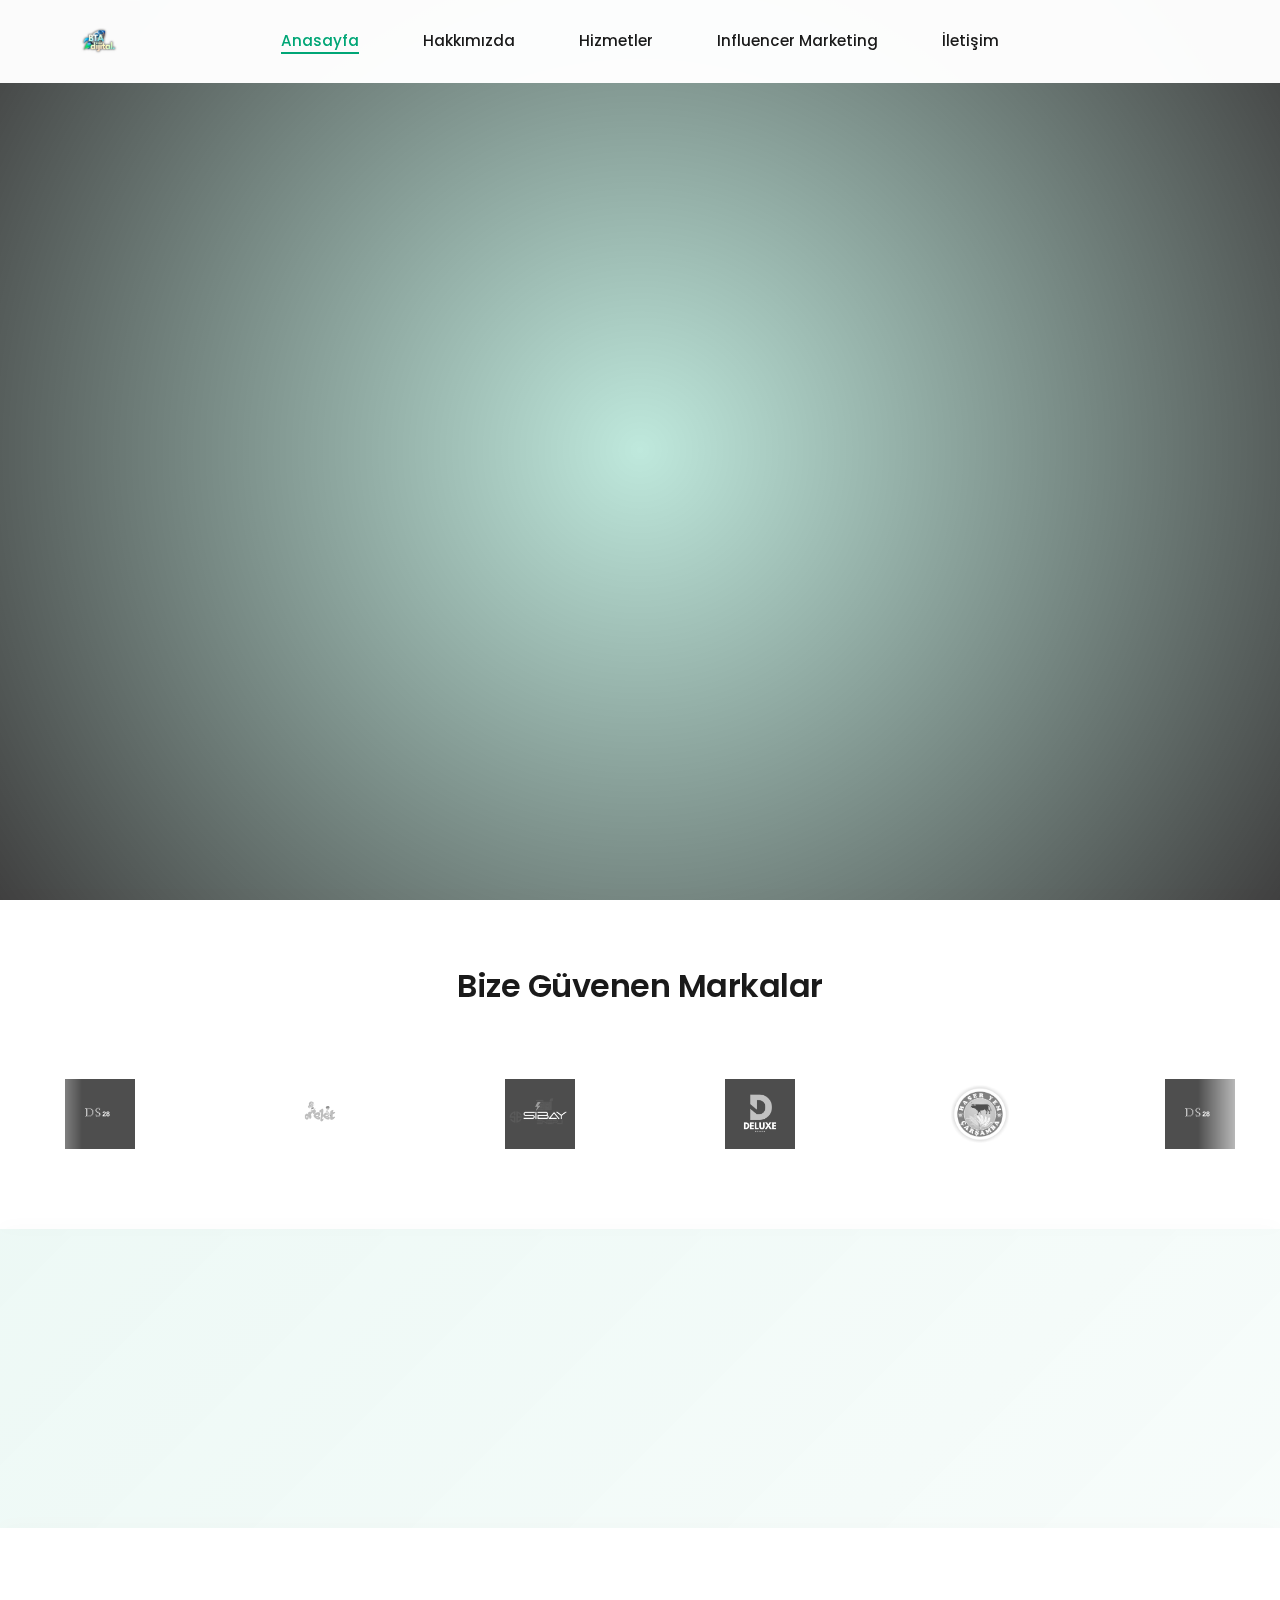
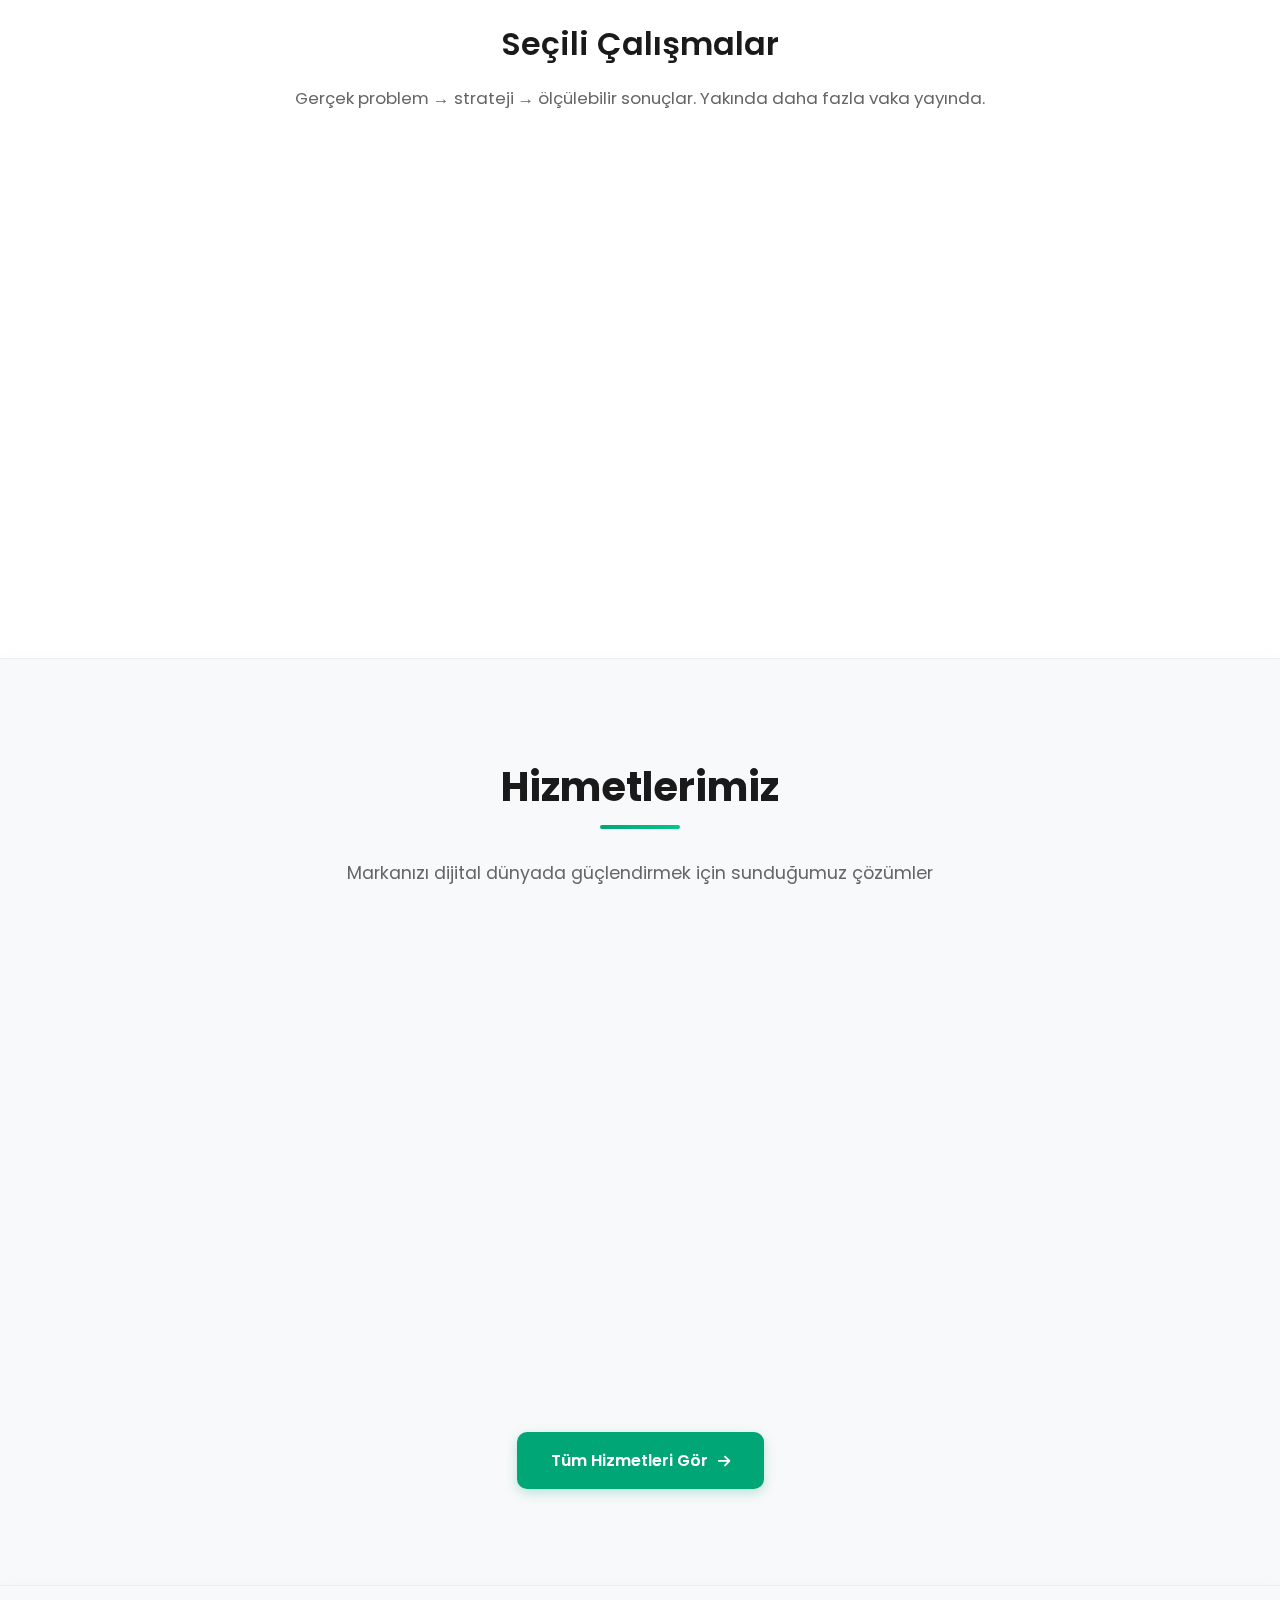
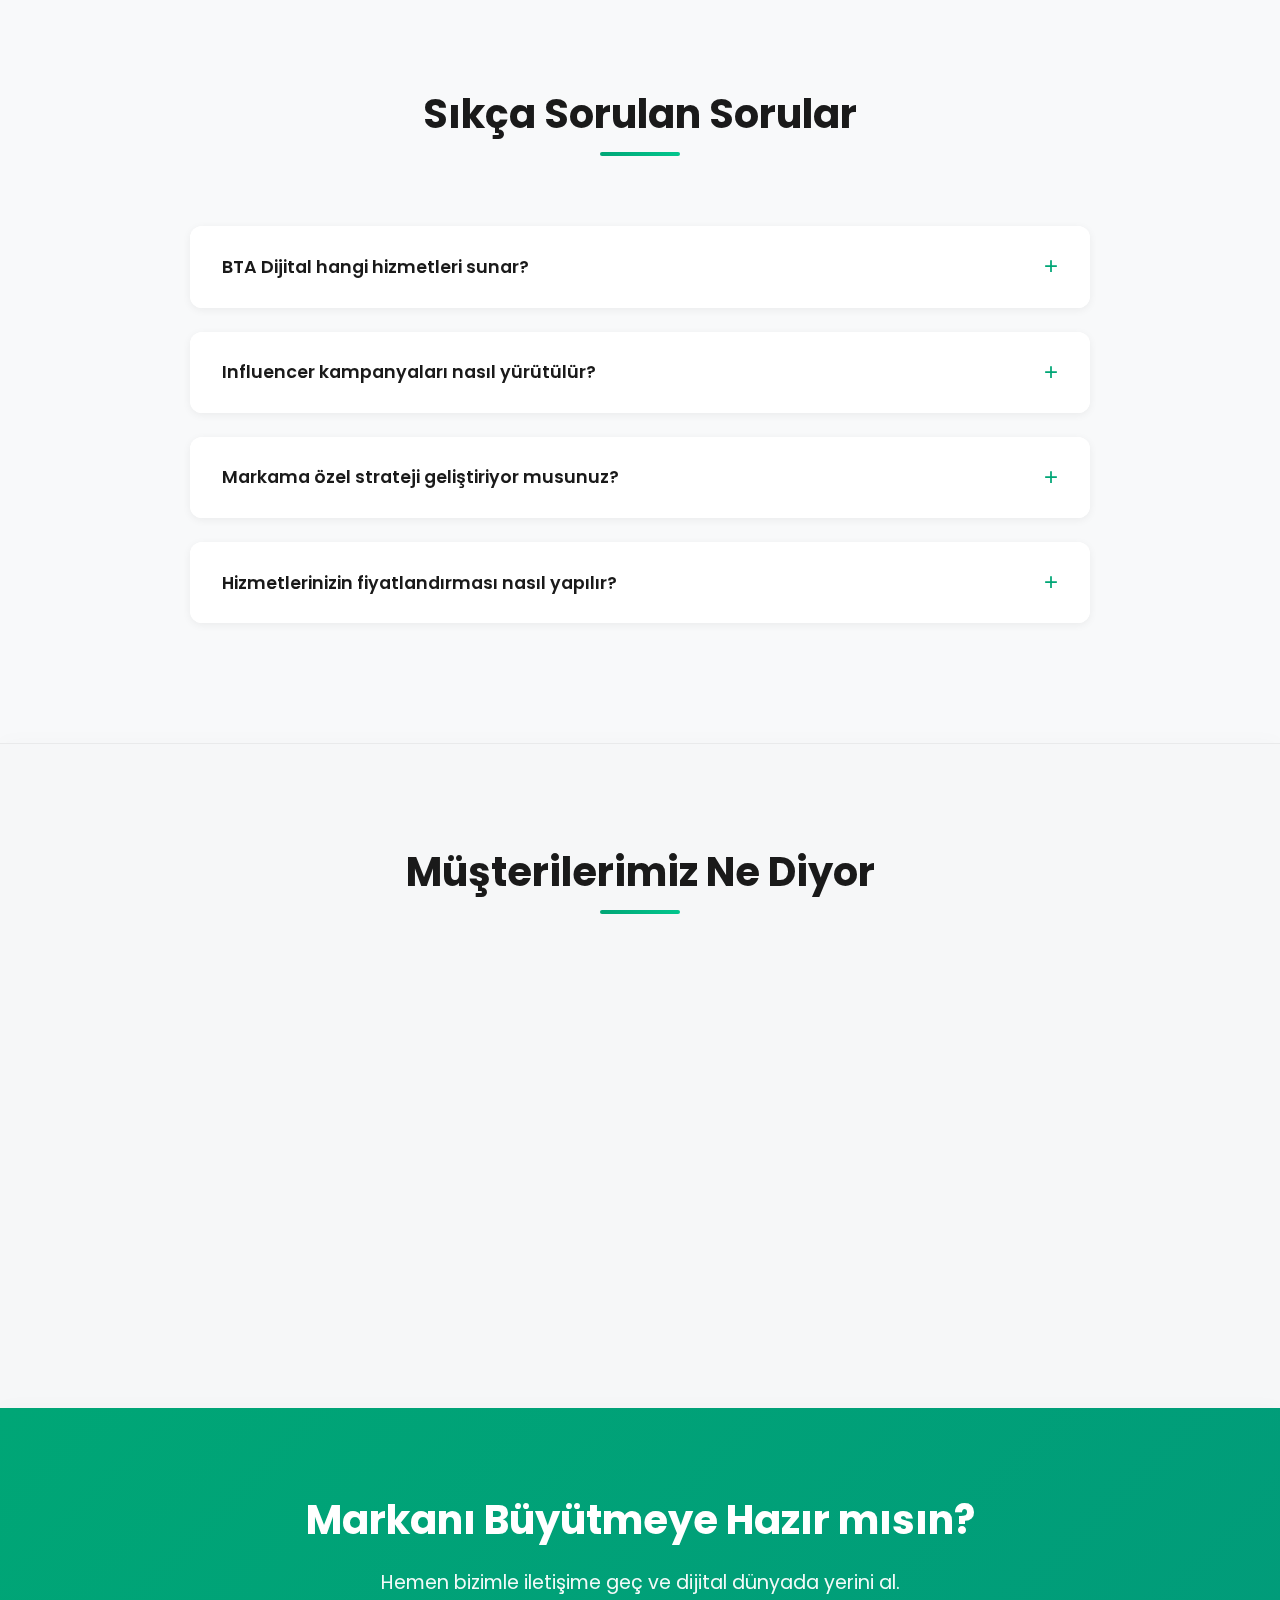
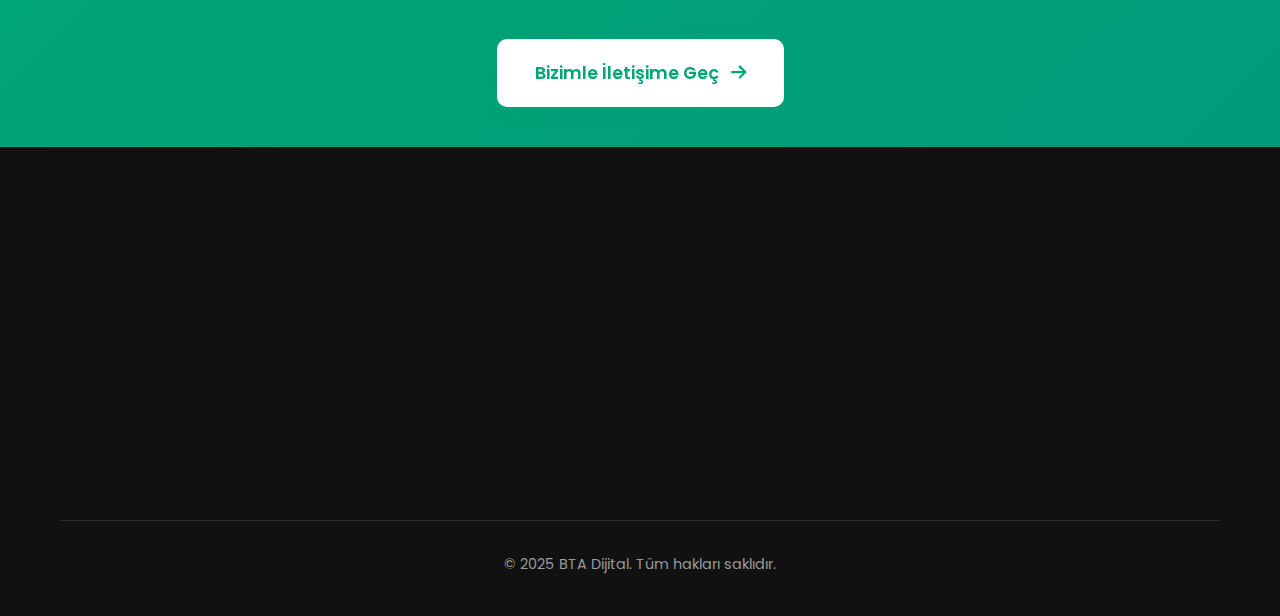
<file: index.html>
<!DOCTYPE html>
<html lang="tr">
<head>
    <meta charset="UTF-8">
    <meta name="viewport" content="width=device-width, initial-scale=1.0">
    <meta name="description" content="BTA Dijital; markalara dijital dünyada büyüme, görünürlük ve sürdürülebilir başarı sağlar.">
    <title>BTA Dijital | Dijital Pazarlama Ajansı</title>
    
    <!-- Google Search Console Verification -->
    <meta name="google-site-verification" content="TA3Tt3kz4vtyVcDxc3JPbptgSsFMAsefwqFLBjFq1G0">
    
    <!-- Google Analytics 4 -->
    <script async src="https://www.googletagmanager.com/gtag/js?id=G-4EDSD1Y0GF"></script>
    <script>
      window.dataLayer = window.dataLayer || [];
      function gtag(){dataLayer.push(arguments);}
      gtag('js', new Date());
      gtag('config', 'G-4EDSD1Y0GF');
    </script>
    
    <!-- Canonical URL -->
    <link rel="canonical" href="https://btadijital.com/">
    
    <!-- Favicon -->
    <link rel="icon" type="image/jpeg" href="btadijitallogo.jpg">
    
    <!-- Open Graph Meta Tags -->
    <meta property="og:title" content="BTA Dijital | Dijital Pazarlama Ajansı">
    <meta property="og:description" content="BTA Dijital; markalara dijital dünyada büyüme, görünürlük ve sürdürülebilir başarı sağlar.">
    <meta property="og:image" content="https://btadijital.com/images/og-default.jpg">
    <meta property="og:url" content="https://btadijital.com/">
    <meta property="og:type" content="website">
    <meta property="og:locale" content="tr_TR">
    
    <!-- Twitter Card Meta Tags -->
    <meta name="twitter:card" content="summary_large_image">
    <meta name="twitter:title" content="BTA Dijital – Dijital Pazarlama Ajansı">
    <meta name="twitter:description" content="Markanızı dijital dünyada büyütün. Sosyal medya, reklam stratejileri, web tasarım ve influencer marketing.">
    <meta name="twitter:image" content="https://btadijital.com/btadijitallogo.jpg">
    
    <!-- Google Fonts - Poppins -->
    <link rel="preconnect" href="https://fonts.googleapis.com">
    <link rel="preconnect" href="https://fonts.gstatic.com" crossorigin>
    <link href="https://fonts.googleapis.com/css2?family=Poppins:wght@400;500;600;700&display=swap" rel="stylesheet">
    
    <!-- Font Awesome for Icons -->
    <link rel="stylesheet" href="https://cdnjs.cloudflare.com/ajax/libs/font-awesome/6.4.0/css/all.min.css">
    
    <!-- Main Stylesheet -->
    <link rel="stylesheet" href="style.css">
    
    <!-- Ana sayfa için header beyaz arka plan -->
    <style>
        .header { background-color: rgba(255, 255, 255, 0.98) !important; }
        .header.scrolled { background-color: rgba(255, 255, 255, 0.95) !important; }
    </style>
    
    <!-- Structured Data - Organization & LocalBusiness -->
    <script type="application/ld+json">
    {
      "@context": "https://schema.org",
      "@type": "Organization",
      "name": "BTA Dijital",
      "url": "https://btadijital.com",
      "logo": "https://btadijital.com/btadijitallogo.jpg",
      "description": "Dijital pazarlama ajansı. Sosyal medya yönetimi, reklam stratejileri, web tasarım ve influencer marketing hizmetleri.",
      "foundingDate": "2019",
      "address": {
        "@type": "PostalAddress",
        "streetAddress": "Kılıçdede, Kazım Karabekir Cd. 16/A",
        "addressLocality": "İlkadım",
        "addressRegion": "Samsun",
        "postalCode": "55055",
        "addressCountry": "TR"
      },
      "contactPoint": {
        "@type": "ContactPoint",
        "telephone": "+90-540-020-0228",
        "contactType": "customer service",
        "email": "btadijital@outlook.com",
        "areaServed": "TR",
        "availableLanguage": ["Turkish", "English"]
      },
      "sameAs": [
        "https://www.instagram.com/btadijital",
        "https://wa.me/905400200228"
      ]
    }
    </script>
    
    <!-- Structured Data - WebSite -->
    <script type="application/ld+json">
    {
      "@context": "https://schema.org",
      "@type": "WebSite",
      "name": "BTA Dijital",
      "url": "https://btadijital.com",
      "description": "Dijital pazarlama ve sosyal medya yönetimi hizmetleri",
      "publisher": {
        "@type": "Organization",
        "name": "BTA Dijital"
      },
      "potentialAction": {
        "@type": "SearchAction",
        "target": "https://btadijital.com/?s={search_term_string}",
        "query-input": "required name=search_term_string"
      }
    }
    </script>
    
    <!-- Structured Data - LocalBusiness -->
    <script type="application/ld+json">
    {
      "@context": "https://schema.org",
      "@type": "LocalBusiness",
      "name": "BTA Dijital",
      "image": "https://btadijital.com/btadijitallogo.jpg",
      "@id": "https://btadijital.com",
      "url": "https://btadijital.com",
      "telephone": "+90-540-020-0228",
      "priceRange": "$$",
      "address": {
        "@type": "PostalAddress",
        "streetAddress": "Kılıçdede, Kazım Karabekir Cd. 16/A",
        "addressLocality": "İlkadım",
        "addressRegion": "Samsun",
        "postalCode": "55055",
        "addressCountry": "TR"
      },
      "geo": {
        "@type": "GeoCoordinates",
        "latitude": 41.2845,
        "longitude": 36.3310
      },
      "openingHoursSpecification": {
        "@type": "OpeningHoursSpecification",
        "dayOfWeek": [
          "Monday",
          "Tuesday",
          "Wednesday",
          "Thursday",
          "Friday"
        ],
        "opens": "09:00",
        "closes": "18:00"
      },
      "sameAs": [
        "https://www.instagram.com/btadijital"
      ]
    }
    </script>
</head>
<body>
    
    <!-- HEADER / NAVIGATION -->
    <header class="header" id="header">
        <nav class="navbar">
            <div class="container">
                <div class="nav-wrapper">
                    <!-- Logo -->
                    <div class="logo">
                        <a href="/">
                            <img src="btadijitallogo.jpg" alt="BTA Dijital Logo" width="178" height="50">
                        </a>
                    </div>
                    
                    <!-- Desktop Navigation -->
                    <ul class="nav-menu" id="navMenu">
                        <li class="nav-item">
                            <a href="/" class="nav-link active">Anasayfa</a>
                        </li>
                        <li class="nav-item">
                            <a href="/Hakkimizda/" class="nav-link">Hakkımızda</a>
                        </li>
                        <li class="nav-item">
                            <a href="/Hizmetler/" class="nav-link">Hizmetler</a>
                        </li>
                        <li class="nav-item">
                            <a href="/Influencer/" class="nav-link">Influencer Marketing</a>
                        </li>
                        <li class="nav-item">
                            <a href="/Iletisim/" class="nav-link">İletişim</a>
                        </li>
                    </ul>
                    
                    <!-- Mobile Hamburger Menu -->
                    <div class="hamburger" id="hamburger">
                        <span class="bar"></span>
                        <span class="bar"></span>
                        <span class="bar"></span>
                    </div>
                </div>
            </div>
        </nav>
    </header>

    <!-- HERO SECTION -->
    <section class="hero" id="anasayfa">
        <!-- Background Video -->
        <video autoplay muted loop playsinline id="heroVideo" class="hero-video">
            <source src="videos/Digital_Marketing_Background_Video_Creation.mp4" type="video/mp4">
            Your browser does not support the video tag.
        </video>
        
        <!-- Video Overlay for Text Readability -->
        <div class="video-overlay"></div>
        
        <div class="container">
            <div class="hero-content">
                <h1 class="hero-title">Dijital Dönüşüm Burada Başlar</h1>
                <p class="hero-subtitle">Yaratıcılığı teknolojiyle buluşturarak markanı dijitalde büyütüyoruz.</p>
                <a href="/Iletisim/" class="cta-button hero-cta">
                    Hemen Başla
                    <i class="fas fa-arrow-right"></i>
                </a>
            </div>
        </div>
    </section>

    <!-- TRUSTED BY BRANDS SECTION -->
    <section class="trusted">
        <div class="container">
            <h2 class="trusted-title">Bize Güvenen Markalar</h2>
        </div>
        <div class="brand-slider">
            <div class="brand-track">
                <!-- First set of logos -->
                <div class="brand-logo-wrapper">
                    <img src="images/ds28.jpg" alt="DS28" class="brand-logo" loading="lazy" width="120" height="80" />
                </div>
                <div class="brand-logo-wrapper">
                    <img src="images/oreletturne.jpg" alt="Orelet Turne" class="brand-logo" loading="lazy" width="120" height="80" />
                </div>
                <div class="brand-logo-wrapper">
                    <img src="images/sibayenerji.jpg" alt="Sibay Enerji" class="brand-logo" loading="lazy" width="120" height="80" />
                </div>
                <div class="brand-logo-wrapper">
                    <img src="images/deluxedesign.jpg" alt="Deluxe Design" class="brand-logo" loading="lazy" width="120" height="80" />
                </div>
                <div class="brand-logo-wrapper">
                    <img src="images/haseryem.jpg" alt="Haser Yem" class="brand-logo" loading="lazy" width="120" height="80" />
                </div>
                
                <!-- Second set (duplicate for seamless loop) -->
                <div class="brand-logo-wrapper">
                    <img src="images/ds28.jpg" alt="DS28" class="brand-logo" loading="lazy" width="120" height="80" />
                </div>
                <div class="brand-logo-wrapper">
                    <img src="images/oreletturne.jpg" alt="Orelet Turne" class="brand-logo" loading="lazy" width="120" height="80" />
                </div>
                <div class="brand-logo-wrapper">
                    <img src="images/sibayenerji.jpg" alt="Sibay Enerji" class="brand-logo" loading="lazy" width="120" height="80" />
                </div>
                <div class="brand-logo-wrapper">
                    <img src="images/deluxedesign.jpg" alt="Deluxe Design" class="brand-logo" loading="lazy" width="120" height="80" />
                </div>
                <div class="brand-logo-wrapper">
                    <img src="images/haseryem.jpg" alt="Haser Yem" class="brand-logo" loading="lazy" width="120" height="80" />
                </div>
                
                <!-- Third set (extra duplicate for ultra-smooth transition) -->
                <div class="brand-logo-wrapper">
                    <img src="images/ds28.jpg" alt="DS28" class="brand-logo" loading="lazy" width="120" height="80" />
                </div>
                <div class="brand-logo-wrapper">
                    <img src="images/oreletturne.jpg" alt="Orelet Turne" class="brand-logo" loading="lazy" width="120" height="80" />
                </div>
                <div class="brand-logo-wrapper">
                    <img src="images/sibayenerji.jpg" alt="Sibay Enerji" class="brand-logo" loading="lazy" width="120" height="80" />
                </div>
                <div class="brand-logo-wrapper">
                    <img src="images/deluxedesign.jpg" alt="Deluxe Design" class="brand-logo" loading="lazy" width="120" height="80" />
                </div>
                <div class="brand-logo-wrapper">
                    <img src="images/haseryem.jpg" alt="Haser Yem" class="brand-logo" loading="lazy" width="120" height="80" />
                </div>
            </div>
        </div>
    </section>

    <!-- KPI COUNTERS (Başarı Göstergeleri) -->
    <section class="kpis">
        <div class="kpi-grid">
            <div class="kpi">
                <div class="kpi-number" data-target="27">0</div>
                <div class="kpi-label">Tamamlanan Proje</div>
            </div>
            <div class="kpi">
                <div class="kpi-number" data-target="12">0</div>
                <div class="kpi-label">Hizmet Verilen Sektör</div>
            </div>
            <div class="kpi">
                <div class="kpi-number" data-target="3.5">0</div>
                <div class="kpi-label">Ortalama ROAS</div>
            </div>
            <div class="kpi">
                <div class="kpi-number" data-target="98">0</div>
                <div class="kpi-label">Müşteri Memnuniyeti (%)</div>
            </div>
        </div>
    </section>

    <!-- SELECTED WORK (Seçili Çalışmalar) -->
    <section class="cases">
        <div class="container">
            <div class="cases-head">
                <h3>Seçili Çalışmalar</h3>
                <p>Gerçek problem → strateji → ölçülebilir sonuçlar. Yakında daha fazla vaka yayında.</p>
            </div>
            <div class="case-grid">
                <div class="project-card">
                    <img src="images/cosmetic.png" alt="Kozmetik Markası Lansmanı" class="project-img" loading="lazy" width="400" height="220">
                    <div class="project-content">
                        <h3>Kozmetik Markası Lansmanı</h3>
                        <p>3 haftada 1.2M erişim, %4.1 CTR, 3.2x ROAS.</p>
                        <a href="#" class="project-link">Detaylar yakında</a>
                    </div>
                </div>
                <div class="project-card">
                    <img src="images/restaurant.png" alt="Yerel Restoran Zinciri" class="project-img" loading="lazy" width="400" height="220">
                    <div class="project-content">
                        <h3>Yerel Restoran Zinciri</h3>
                        <p>UGC + influencer işbirlikleriyle 6 hafta içinde %38 rezervasyon artışı.</p>
                        <a href="#" class="project-link">Detaylar yakında</a>
                    </div>
                </div>
                <div class="project-card">
                    <img src="images/technology.png" alt="Teknoloji Girişimi Büyüme" class="project-img" loading="lazy" width="400" height="220">
                    <div class="project-content">
                        <h3>Teknoloji Girişimi Büyüme</h3>
                        <p>AB testleriyle kayıt başı maliyet %27 düşürüldü.</p>
                        <a href="#" class="project-link">Detaylar yakında</a>
                    </div>
                </div>
            </div>
        </div>
    </section>

    <!-- SERVICES SECTION -->
    <section class="services" id="hizmetler">
        <div class="container">
            <div class="section-header">
                <h2 class="section-title">Hizmetlerimiz</h2>
                <p class="section-subtitle">Markanızı dijital dünyada güçlendirmek için sunduğumuz çözümler</p>
            </div>
            
            <div class="services-grid">
                <!-- Service Card 1 -->
                <div class="service-card">
                    <img src="./images/social-media-management.png" 
                         alt="Sosyal Medya Yönetimi" 
                         class="service-img"
                         loading="lazy"
                         width="300"
                         height="180">
                    <h3 class="service-title">Sosyal Medya Yönetimi</h3>
                    <p class="service-description">Markanızın dijital kimliğini güçlendiriyoruz.</p>
                </div>
                
                <!-- Service Card 2 -->
                <div class="service-card">
                    <img src="./images/advertising-strategies.png" 
                         alt="Reklam Stratejileri" 
                         class="service-img"
                         loading="lazy"
                         width="300"
                         height="180">
                    <h3 class="service-title">Reklam Stratejileri</h3>
                    <p class="service-description">Doğru hedef kitleye, etkili kampanyalarla ulaştırıyoruz.</p>
                </div>
                
                <!-- Service Card 3 -->
                <div class="service-card">
                    <img src="./images/web-design.png" 
                         alt="Web Sitesi Tasarımı" 
                         class="service-img"
                         loading="lazy"
                         width="300"
                         height="180">
                    <h3 class="service-title">Web Sitesi Tasarımı</h3>
                    <p class="service-description">Modern, hızlı ve mobil uyumlu web siteleri tasarlıyoruz.</p>
                </div>
                
                <!-- Service Card 4 -->
                <div class="service-card" id="influencer">
                    <img src="./images/influencer-marketing.png" 
                         alt="Influencer Marketing" 
                         class="service-img"
                         loading="lazy"
                         width="300"
                         height="180">
                    <h3 class="service-title">Influencer Marketing</h3>
                    <p class="service-description">Kitlelerin gücünü markanızla buluşturuyoruz.</p>
                </div>
            </div>
            
            <!-- View All Services CTA -->
            <div class="services-cta">
                <a href="/Hizmetler/" class="cta-button services-cta-button">
                    Tüm Hizmetleri Gör
                    <i class="fas fa-arrow-right"></i>
                </a>
            </div>
        </div>
    </section>

    <!-- FAQ SECTION -->
    <section class="faq" id="sss">
        <div class="container">
            <div class="section-header">
                <h2 class="section-title">Sıkça Sorulan Sorular</h2>
            </div>
            
            <div class="faq-container">
                <!-- FAQ Item 1 -->
                <div class="faq-item">
                    <div class="faq-question">
                        <h3>BTA Dijital hangi hizmetleri sunar?</h3>
                        <span class="faq-icon"></span>
                    </div>
                    <div class="faq-answer">
                        <p>Sosyal medya yönetimi, reklam stratejileri, influencer marketing ve marka danışmanlığı hizmetlerini sunuyoruz. Her marka için özelleştirilmiş çözümler geliştiriyoruz.</p>
                    </div>
                </div>
                
                <!-- FAQ Item 2 -->
                <div class="faq-item">
                    <div class="faq-question">
                        <h3>Influencer kampanyaları nasıl yürütülür?</h3>
                        <span class="faq-icon"></span>
                    </div>
                    <div class="faq-answer">
                        <p>Hedef kitle analizi, içerik planlaması ve performans takibiyle markanıza uygun işbirlikleri sağlanır. Doğru influencer'lar ile etkili kampanyalar oluşturuyoruz.</p>
                    </div>
                </div>
                
                <!-- FAQ Item 3 -->
                <div class="faq-item">
                    <div class="faq-question">
                        <h3>Markama özel strateji geliştiriyor musunuz?</h3>
                        <span class="faq-icon"></span>
                    </div>
                    <div class="faq-answer">
                        <p>Evet, her marka için hedefe yönelik özel stratejiler tasarlanır. Markanızın ihtiyaçlarını analiz ederek size özel dijital pazarlama planları hazırlıyoruz.</p>
                    </div>
                </div>
                
                <!-- FAQ Item 4 -->
                <div class="faq-item">
                    <div class="faq-question">
                        <h3>Hizmetlerinizin fiyatlandırması nasıl yapılır?</h3>
                        <span class="faq-icon"></span>
                    </div>
                    <div class="faq-answer">
                        <p>Proje kapsamına ve hedeflere göre kişiselleştirilmiş teklif hazırlanır. İhtiyaçlarınıza uygun esnek paketler sunuyoruz.</p>
                    </div>
                </div>
            </div>
        </div>
    </section>

    <!-- TESTIMONIALS SECTION -->
    <section class="testimonials" id="hakkimizda">
        <div class="container">
            <div class="section-header">
                <h2 class="section-title">Müşterilerimiz Ne Diyor</h2>
            </div>
            
            <div class="testimonials-grid">
                <!-- Testimonial Card 1 -->
                <div class="testimonial-card">
                    <div class="avatar">
                        <span class="initials">EY</span>
                    </div>
                    <p class="quote">"BTA Dijital sayesinde markamız kısa sürede sosyal medyada tanındı. Profesyonel ve samimi ekip!"</p>
                    <h4 class="author">Elif Yılmaz</h4>
                </div>
                
                <!-- Testimonial Card 2 -->
                <div class="testimonial-card">
                    <div class="avatar">
                        <span class="initials">MC</span>
                    </div>
                    <p class="quote">"Reklam stratejilerimiz artık çok daha etkili. Ölçülebilir sonuçlar ve sürekli destek harika."</p>
                    <h4 class="author">Mert Can</h4>
                </div>
                
                <!-- Testimonial Card 3 -->
                <div class="testimonial-card">
                    <div class="avatar">
                        <span class="initials">ZK</span>
                    </div>
                    <p class="quote">"Influencer işbirliklerimiz markamızın görünürlüğünü ciddi şekilde artırdı. Teşekkürler BTA Dijital!"</p>
                    <h4 class="author">Zeynep Kaya</h4>
                </div>
            </div>
        </div>
    </section>

    <!-- FINAL CTA SECTION -->
    <section class="final-cta">
        <div class="container">
            <div class="cta-content">
                <h2 class="cta-title">Markanı Büyütmeye Hazır mısın?</h2>
                <p class="cta-subtitle">Hemen bizimle iletişime geç ve dijital dünyada yerini al.</p>
                <a href="#iletisim" class="cta-button cta-button-white">
                    Bizimle İletişime Geç
                    <i class="fas fa-arrow-right"></i>
                </a>
            </div>
        </div>
    </section>

    <!-- FOOTER -->
    <footer class="footer" id="iletisim">
        <div class="container">
            <div class="footer-content">
                
                <!-- Column 1: Logo & Tagline -->
                <div class="footer-column">
                    <div class="footer-logo">
                        <img src="btadijitallogo.jpg" alt="BTA Dijital Logo" loading="lazy" width="150" height="50">
                    </div>
                    <p class="footer-tagline">
                        BTA Dijital — Dijitalde Gücünü Keşfet.
                    </p>
                    <p class="footer-designed">
                        Designed by BTA Dijital
                    </p>
                </div>
                
                <!-- Column 2: Quick Links -->
                <div class="footer-column">
                    <h3 class="footer-title">Hızlı Bağlantılar</h3>
                    <ul class="footer-links">
                        <li><a href="/">Anasayfa</a></li>
                        <li><a href="/Hakkimizda/">Hakkımızda</a></li>
                        <li><a href="/Hizmetler/">Hizmetler</a></li>
                        <li><a href="/Influencer/">Influencer Marketing</a></li>
                        <li><a href="/Iletisim/">İletişim</a></li>
                    </ul>
                </div>
                
                <!-- Column 3: Contact Info -->
                <div class="footer-column">
                    <h3 class="footer-title">İletişim Bilgileri</h3>
                    <ul class="footer-contact">
                        <li>
                            <i class="fas fa-envelope"></i>
                            <a href="mailto:btadijital@outlook.com">btadijital@outlook.com</a>
                        </li>
                        <li>
                            <i class="fas fa-phone"></i>
                            <a href="tel:05400200228">0540 020 0228</a>
                        </li>
                        <li>
                            <i class="fas fa-building"></i>
                            <span>Kılıçdede, Kazım Karabekir Cd. 16/A 55055 İlkadım/Samsun</span>
                        </li>
                    </ul>
                    <div class="social-icons">
                        <a href="https://www.instagram.com/btadijital" target="_blank" rel="noopener noreferrer" aria-label="Instagram" class="social-link social-instagram">
                            <i class="fab fa-instagram"></i>
                        </a>
                        <a href="https://wa.me/905400200228" target="_blank" rel="noopener noreferrer" aria-label="WhatsApp" class="social-link social-whatsapp">
                            <i class="fab fa-whatsapp"></i>
                        </a>
                    </div>
                </div>
                
            </div>
            
            <!-- Copyright -->
            <div class="footer-bottom">
                <p>&copy; 2025 BTA Dijital. Tüm hakları saklıdır.</p>
            </div>
        </div>
    </footer>

    <!-- Main JavaScript -->
    <script src="script.js" defer></script>
</body>
</html>
</file>
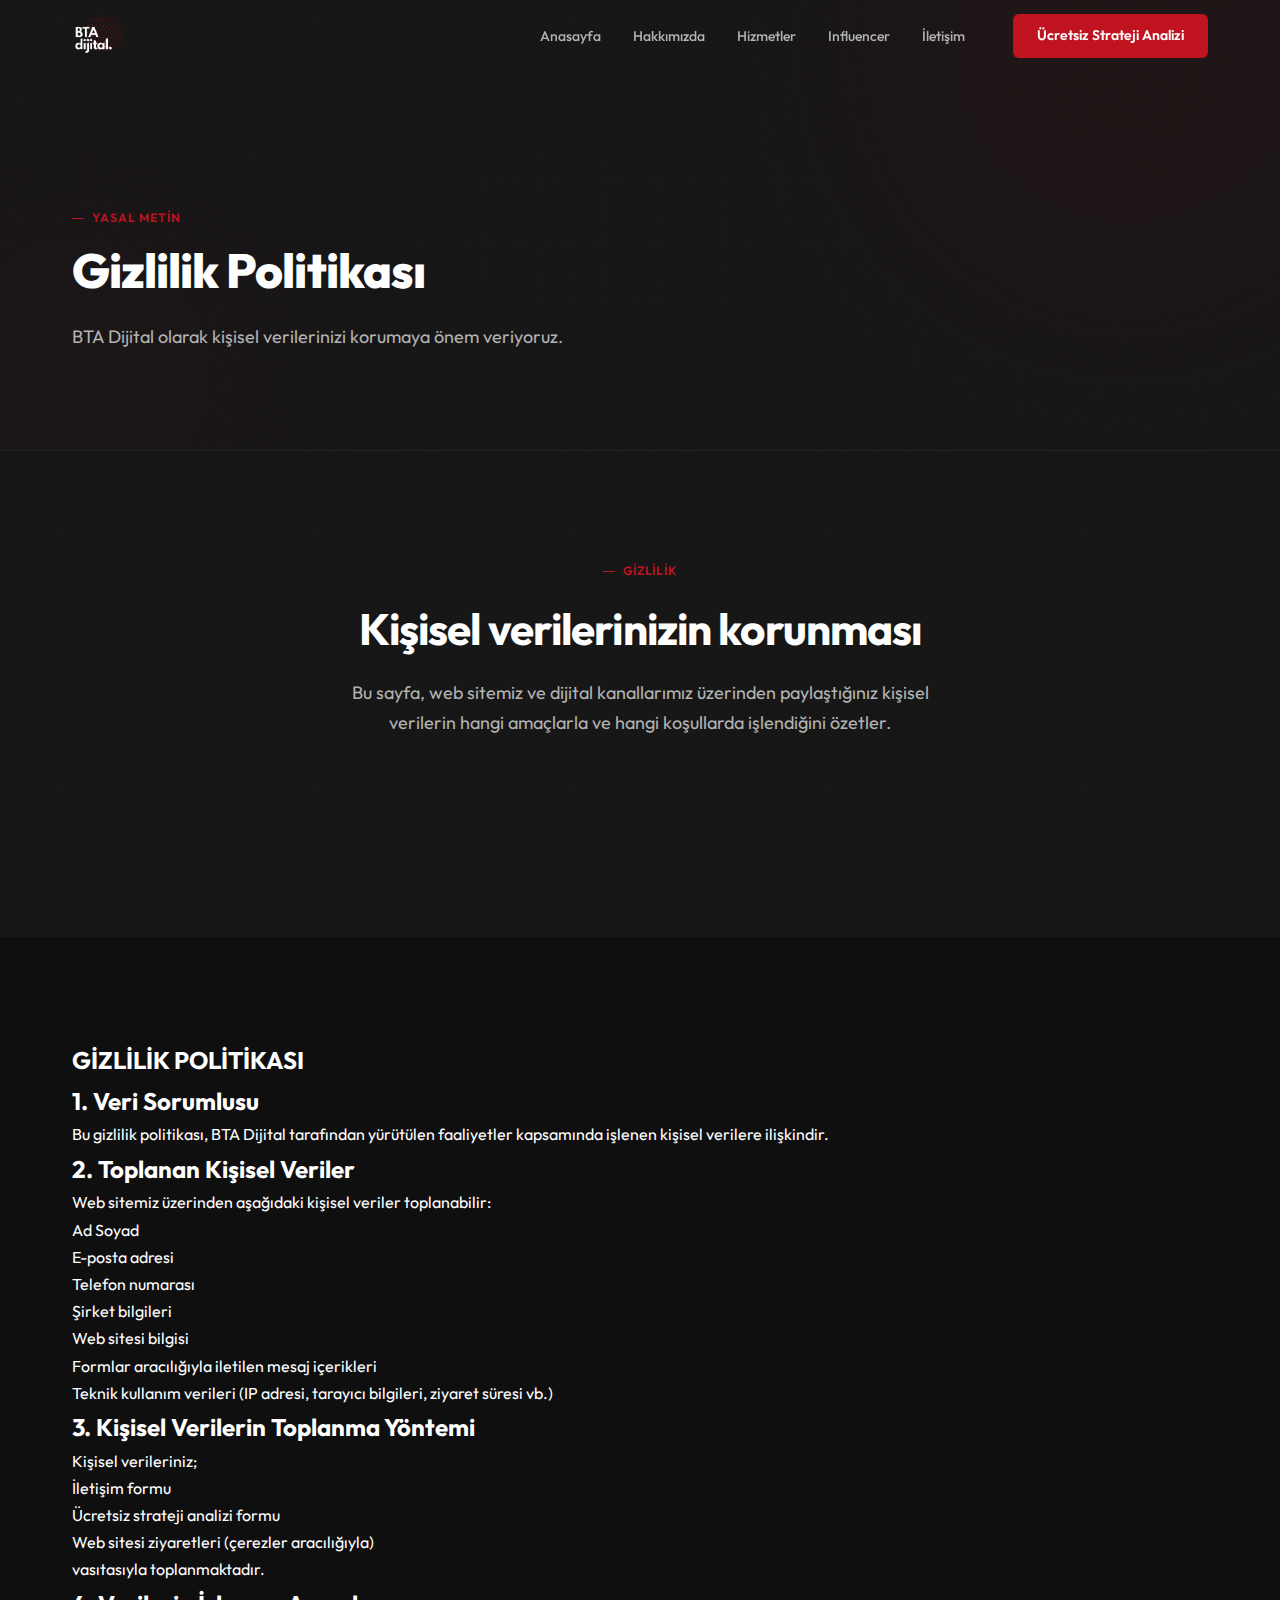
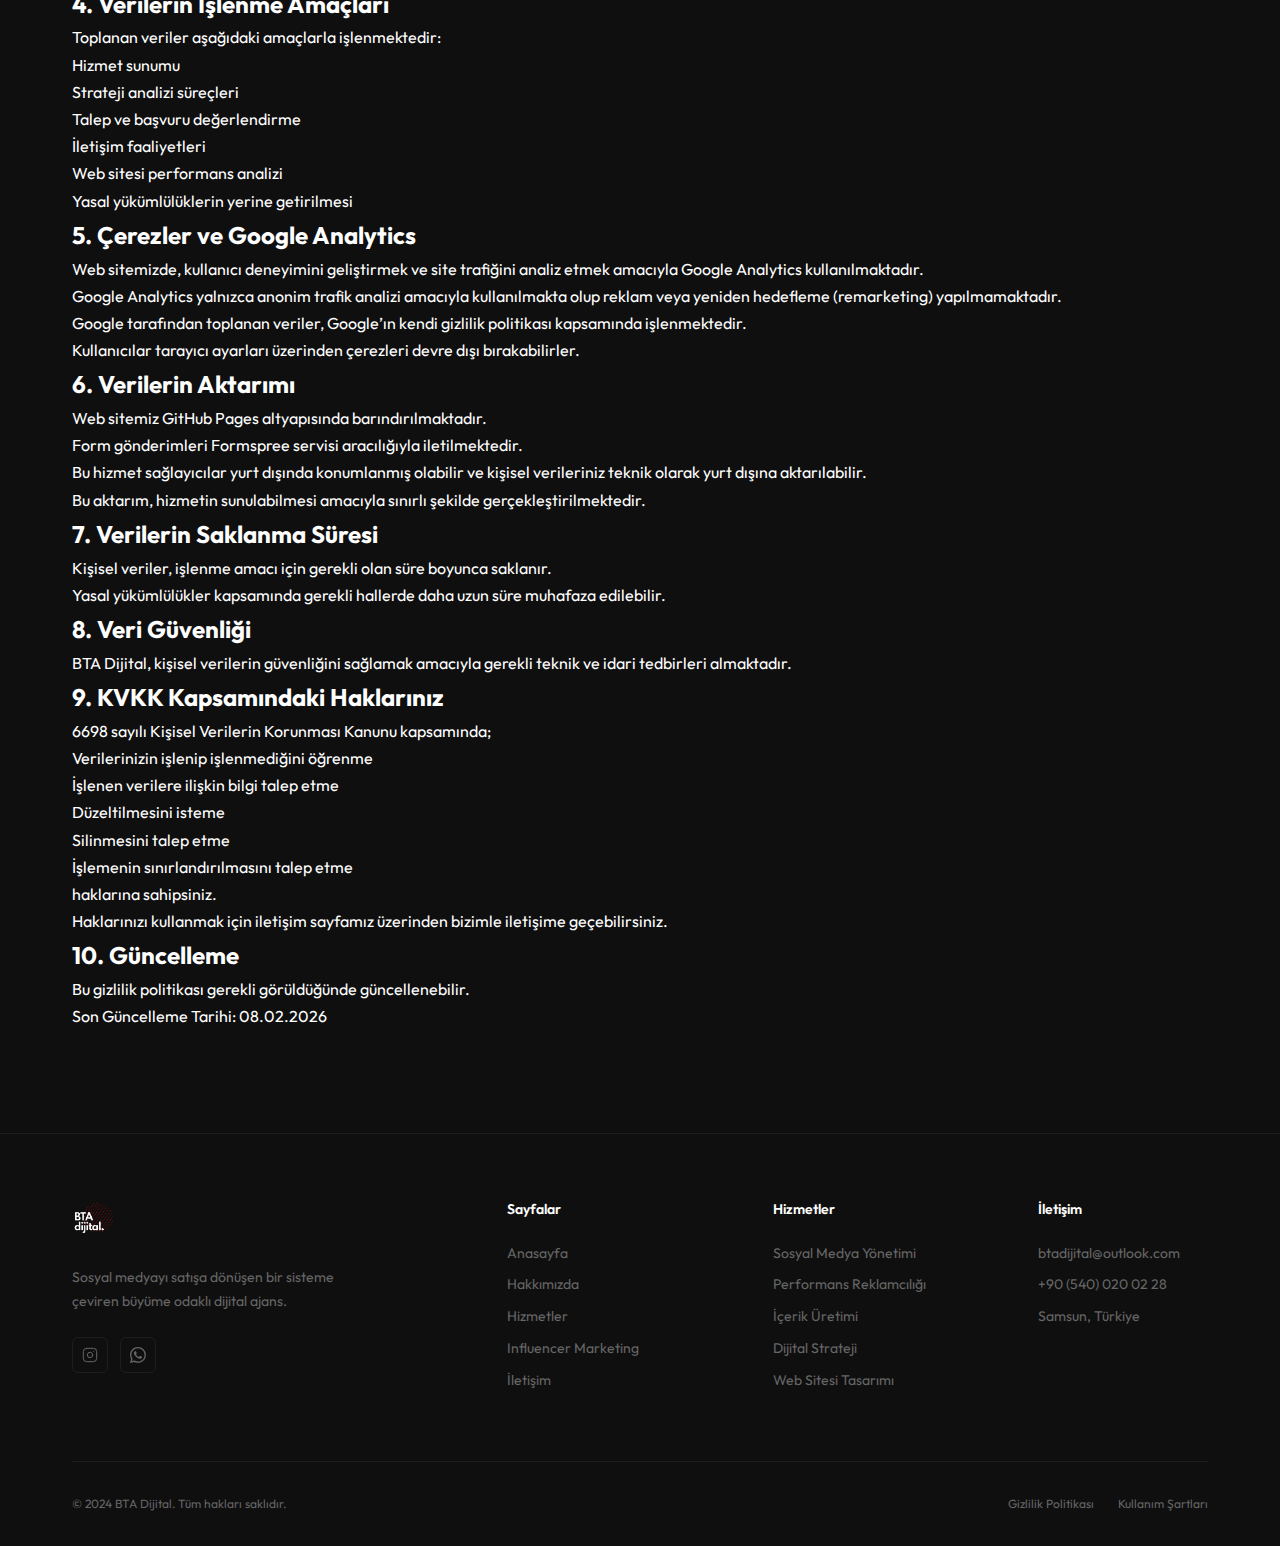
<file: gizlilik-politikasi/index.html>
<!DOCTYPE html>
<html lang="tr">
<head>
  <meta charset="UTF-8">
  <meta name="viewport" content="width=device-width, initial-scale=1.0">
  <meta name="description" content="BTA Dijital Gizlilik Politikası — Samsun merkezli dijital ajans olarak kişisel verilerinizin korunmasına ilişkin esaslar.">
  <link rel="canonical" href="https://btadijital.com/gizlilik-politikasi/">
  <title>Gizlilik Politikası — BTA Dijital</title>
  <!-- Google tag (gtag.js) -->
  <script async src="https://www.googletagmanager.com/gtag/js?id=G-4EDSD1Y0GF"></script>
  <script>
    window.dataLayer = window.dataLayer || [];
    function gtag(){dataLayer.push(arguments);}
    gtag('js', new Date());

    gtag('config', 'G-4EDSD1Y0GF', {
      anonymize_ip: true
    });
  </script>
  <link rel="preconnect" href="https://fonts.googleapis.com">
  <link rel="preconnect" href="https://fonts.gstatic.com" crossorigin>
  <link href="https://fonts.googleapis.com/css2?family=Outfit:wght@400;500;600;700;800&display=swap" rel="stylesheet">
  <link rel="stylesheet" href="../css/style.css">
</head>
<body>

  <!-- ===== HEADER ===== -->
  <header class="header">
    <div class="container">
      <a href="/" class="logo"><img src="../btadijitallogo.svg" class="nav-logo" alt="BTA Dijital" /></a>
      <nav class="nav">
        <ul class="nav-links">
          <li><a href="/" class="nav-link">Anasayfa</a></li>
          <li><a href="/hakkimizda/" class="nav-link">Hakkımızda</a></li>
          <li><a href="/hizmetler/" class="nav-link">Hizmetler</a></li>
          <li><a href="/influencer/" class="nav-link">Influencer</a></li>
          <li><a href="/iletisim/" class="nav-link">İletişim</a></li>
        </ul>
        <a href="/strateji-analizi/" class="nav-cta">Ücretsiz Strateji Analizi</a>
      </nav>
      <button class="mobile-toggle" aria-label="Menü"><span></span><span></span><span></span></button>
    </div>
  </header>

  <div class="mobile-menu">
    <a href="/">Anasayfa</a>
    <a href="/hakkimizda/">Hakkımızda</a>
    <a href="/hizmetler/">Hizmetler</a>
    <a href="/influencer/">Influencer</a>
    <a href="/iletisim/">İletişim</a>
    <a href="/strateji-analizi/" class="btn btn--accent">Ücretsiz Strateji Analizi</a>
  </div>

  <!-- ===== PAGE HERO ===== -->
  <section class="page-hero">
    <div class="hero-bg">
      <div class="hero-orb hero-orb--1"></div>
      <div class="hero-orb hero-orb--2"></div>
      <div class="hero-grid"></div>
    </div>
    <div class="container">
      <div class="page-hero__label reveal">Yasal Metin</div>
      <h1 class="page-hero__title reveal reveal-delay-1">Gizlilik Politikası</h1>
      <p class="page-hero__subtitle reveal reveal-delay-2">
        BTA Dijital olarak kişisel verilerinizi korumaya önem veriyoruz.
      </p>
    </div>
  </section>

  <!-- ===== LEGAL CONTENT ===== -->
  <section class="section section--dark">
    <div class="container">
      <div class="section-header section-header--center">
        <div class="section-label reveal">Gizlilik</div>
        <h2 class="section-title reveal reveal-delay-1">Kişisel verilerinizin korunması</h2>
        <p class="section-subtitle reveal reveal-delay-2">
          Bu sayfa, web sitemiz ve dijital kanallarımız üzerinden paylaştığınız kişisel verilerin hangi amaçlarla ve hangi koşullarda işlendiğini özetler.
        </p>
      </div>
    </div>
  </section>

  <section class="section">
    <div class="container">
      <div class="legal-section">
        <h2>GİZLİLİK POLİTİKASI</h2>
      </div>

      <div class="legal-section">
        <h2>1. Veri Sorumlusu</h2>
        <p>
          Bu gizlilik politikası, BTA Dijital tarafından yürütülen faaliyetler kapsamında işlenen kişisel verilere ilişkindir.
        </p>
      </div>

      <div class="legal-section">
        <h2>2. Toplanan Kişisel Veriler</h2>
        <p>Web sitemiz üzerinden aşağıdaki kişisel veriler toplanabilir:</p>
        <ul>
          <li>Ad Soyad</li>
          <li>E-posta adresi</li>
          <li>Telefon numarası</li>
          <li>Şirket bilgileri</li>
          <li>Web sitesi bilgisi</li>
          <li>Formlar aracılığıyla iletilen mesaj içerikleri</li>
          <li>Teknik kullanım verileri (IP adresi, tarayıcı bilgileri, ziyaret süresi vb.)</li>
        </ul>
      </div>

      <div class="legal-section">
        <h2>3. Kişisel Verilerin Toplanma Yöntemi</h2>
        <p>Kişisel verileriniz;</p>
        <ul>
          <li>İletişim formu</li>
          <li>Ücretsiz strateji analizi formu</li>
          <li>Web sitesi ziyaretleri (çerezler aracılığıyla)</li>
        </ul>
        <p>vasıtasıyla toplanmaktadır.</p>
      </div>

      <div class="legal-section">
        <h2>4. Verilerin İşlenme Amaçları</h2>
        <p>Toplanan veriler aşağıdaki amaçlarla işlenmektedir:</p>
        <ul>
          <li>Hizmet sunumu</li>
          <li>Strateji analizi süreçleri</li>
          <li>Talep ve başvuru değerlendirme</li>
          <li>İletişim faaliyetleri</li>
          <li>Web sitesi performans analizi</li>
          <li>Yasal yükümlülüklerin yerine getirilmesi</li>
        </ul>
      </div>

      <div class="legal-section">
        <h2>5. Çerezler ve Google Analytics</h2>
        <p>Web sitemizde, kullanıcı deneyimini geliştirmek ve site trafiğini analiz etmek amacıyla Google Analytics kullanılmaktadır.</p>
        <p>Google Analytics yalnızca anonim trafik analizi amacıyla kullanılmakta olup reklam veya yeniden hedefleme (remarketing) yapılmamaktadır.</p>
        <p>Google tarafından toplanan veriler, Google’ın kendi gizlilik politikası kapsamında işlenmektedir.</p>
        <p>Kullanıcılar tarayıcı ayarları üzerinden çerezleri devre dışı bırakabilirler.</p>
      </div>

      <div class="legal-section">
        <h2>6. Verilerin Aktarımı</h2>
        <p>Web sitemiz GitHub Pages altyapısında barındırılmaktadır.</p>
        <p>Form gönderimleri Formspree servisi aracılığıyla iletilmektedir.</p>
        <p>Bu hizmet sağlayıcılar yurt dışında konumlanmış olabilir ve kişisel verileriniz teknik olarak yurt dışına aktarılabilir.</p>
        <p>Bu aktarım, hizmetin sunulabilmesi amacıyla sınırlı şekilde gerçekleştirilmektedir.</p>
      </div>

      <div class="legal-section">
        <h2>7. Verilerin Saklanma Süresi</h2>
        <p>Kişisel veriler, işlenme amacı için gerekli olan süre boyunca saklanır.</p>
        <p>Yasal yükümlülükler kapsamında gerekli hallerde daha uzun süre muhafaza edilebilir.</p>
      </div>

      <div class="legal-section">
        <h2>8. Veri Güvenliği</h2>
        <p>BTA Dijital, kişisel verilerin güvenliğini sağlamak amacıyla gerekli teknik ve idari tedbirleri almaktadır.</p>
      </div>

      <div class="legal-section">
        <h2>9. KVKK Kapsamındaki Haklarınız</h2>
        <p>6698 sayılı Kişisel Verilerin Korunması Kanunu kapsamında;</p>
        <ul>
          <li>Verilerinizin işlenip işlenmediğini öğrenme</li>
          <li>İşlenen verilere ilişkin bilgi talep etme</li>
          <li>Düzeltilmesini isteme</li>
          <li>Silinmesini talep etme</li>
          <li>İşlemenin sınırlandırılmasını talep etme</li>
        </ul>
        <p>haklarına sahipsiniz.</p>
        <p>Haklarınızı kullanmak için iletişim sayfamız üzerinden bizimle iletişime geçebilirsiniz.</p>
      </div>

      <div class="legal-section">
        <h2>10. Güncelleme</h2>
        <p>Bu gizlilik politikası gerekli görüldüğünde güncellenebilir.</p>
        <p>Son Güncelleme Tarihi: 08.02.2026</p>
      </div>
    </div>
  </section>

  <!-- ===== FOOTER ===== -->
  <footer class="footer">
    <div class="container">
      <div class="footer-grid">
        <div class="footer-brand">
          <a href="/" class="logo"><img src="../btadijitallogo.svg" class="footer-logo" alt="BTA Dijital" /></a>
          <p>Sosyal medyayı satışa dönüşen bir sisteme çeviren büyüme odaklı dijital ajans.</p>
          <div class="footer-social">
            <a href="https://instagram.com/btadijital" aria-label="Instagram"><svg xmlns="http://www.w3.org/2000/svg" viewBox="0 0 24 24" fill="none" stroke="currentColor" stroke-width="1.5" stroke-linecap="round" stroke-linejoin="round"><rect width="20" height="20" x="2" y="2" rx="5" ry="5"/><path d="M16 11.37A4 4 0 1 1 12.63 8 4 4 0 0 1 16 11.37z"/><line x1="17.5" x2="17.51" y1="6.5" y2="6.5"/></svg></a>
            <a href="https://wa.me/905400200228?text=Merhaba,%20hizmetleriniz%20hakkında%20bilgi%20almak%20istiyorum" target="_blank" rel="noopener noreferrer" aria-label="WhatsApp"><svg xmlns="http://www.w3.org/2000/svg" width="18" height="18" fill="currentColor" class="bi bi-whatsapp" viewBox="0 0 16 16">
              <path d="M13.601 2.326A7.85 7.85 0 0 0 7.994 0C3.627 0 .068 3.558.064 7.926c0 1.399.366 2.76 1.057 3.965L0 16l4.204-1.102a7.9 7.9 0 0 0 3.79.965h.004c4.368 0 7.926-3.558 7.93-7.93A7.9 7.9 0 0 0 13.6 2.326zM7.994 14.521a6.6 6.6 0 0 1-3.356-.92l-.24-.144-2.494.654.666-2.433-.156-.251a6.56 6.56 0 0 1-1.007-3.505c0-3.626 2.957-6.584 6.591-6.584a6.56 6.56 0 0 1 4.66 1.931 6.56 6.56 0 0 1 1.928 4.66c-.004 3.639-2.961 6.592-6.592 6.592m3.615-4.934c-.197-.099-1.17-.578-1.353-.646-.182-.065-.315-.099-.445.099-.133.197-.513.646-.627.775-.114.133-.232.148-.43.05-.197-.1-.836-.308-1.592-.985-.59-.525-.985-1.175-1.103-1.372-.114-.198-.011-.304.088-.403.087-.088.197-.232.296-.346.1-.114.133-.198.198-.33.065-.134.034-.248-.015-.347-.05-.099-.445-1.076-.612-1.47-.16-.389-.323-.335-.445-.34-.114-.007-.247-.007-.38-.007a.73.73 0 0 0-.529.247c-.182.198-.691.677-.691 1.654s.71 1.916.81 2.049c.098.133 1.394 2.132 3.383 2.992.47.205.84.326 1.129.418.475.152.904.129 1.246.08.38-.058 1.171-.48 1.338-.943.164-.464.164-.86.114-.943-.049-.084-.182-.133-.38-.232"/>
            </svg></a>
          </div>
        </div>
        <div class="footer-col">
          <h4>Sayfalar</h4>
          <a href="/">Anasayfa</a>
          <a href="/hakkimizda/">Hakkımızda</a>
          <a href="/hizmetler/">Hizmetler</a>
          <a href="/influencer/">Influencer Marketing</a>
          <a href="/iletisim/">İletişim</a>
        </div>
        <div class="footer-col">
          <h4>Hizmetler</h4>
          <a href="/hizmetler/">Sosyal Medya Yönetimi</a>
          <a href="/hizmetler/">Performans Reklamcılığı</a>
          <a href="/hizmetler/">İçerik Üretimi</a>
          <a href="/hizmetler/">Dijital Strateji</a>
          <a href="/hizmetler/">Web Sitesi Tasarımı</a>
        </div>
        <div class="footer-col">
          <h4>İletişim</h4>
          <a href="mailto:btadijital@outlook.com">btadijital@outlook.com</a>
          <a href="tel:+905400200228">+90 (540) 020 02 28</a>
          <a>Samsun, Türkiye</a>
        </div>
      </div>
      <div class="footer-bottom">
        <span>&copy; 2024 BTA Dijital. Tüm hakları saklıdır.</span>
        <div class="footer-bottom-links">
          <a href="/gizlilik-politikasi/">Gizlilik Politikası</a>
          <a href="/kullanim-sartlari/">Kullanım Şartları</a>
        </div>
      </div>
    </div>
  </footer>

  <script src="../js/main.js"></script>
</body>
</html>
</file>
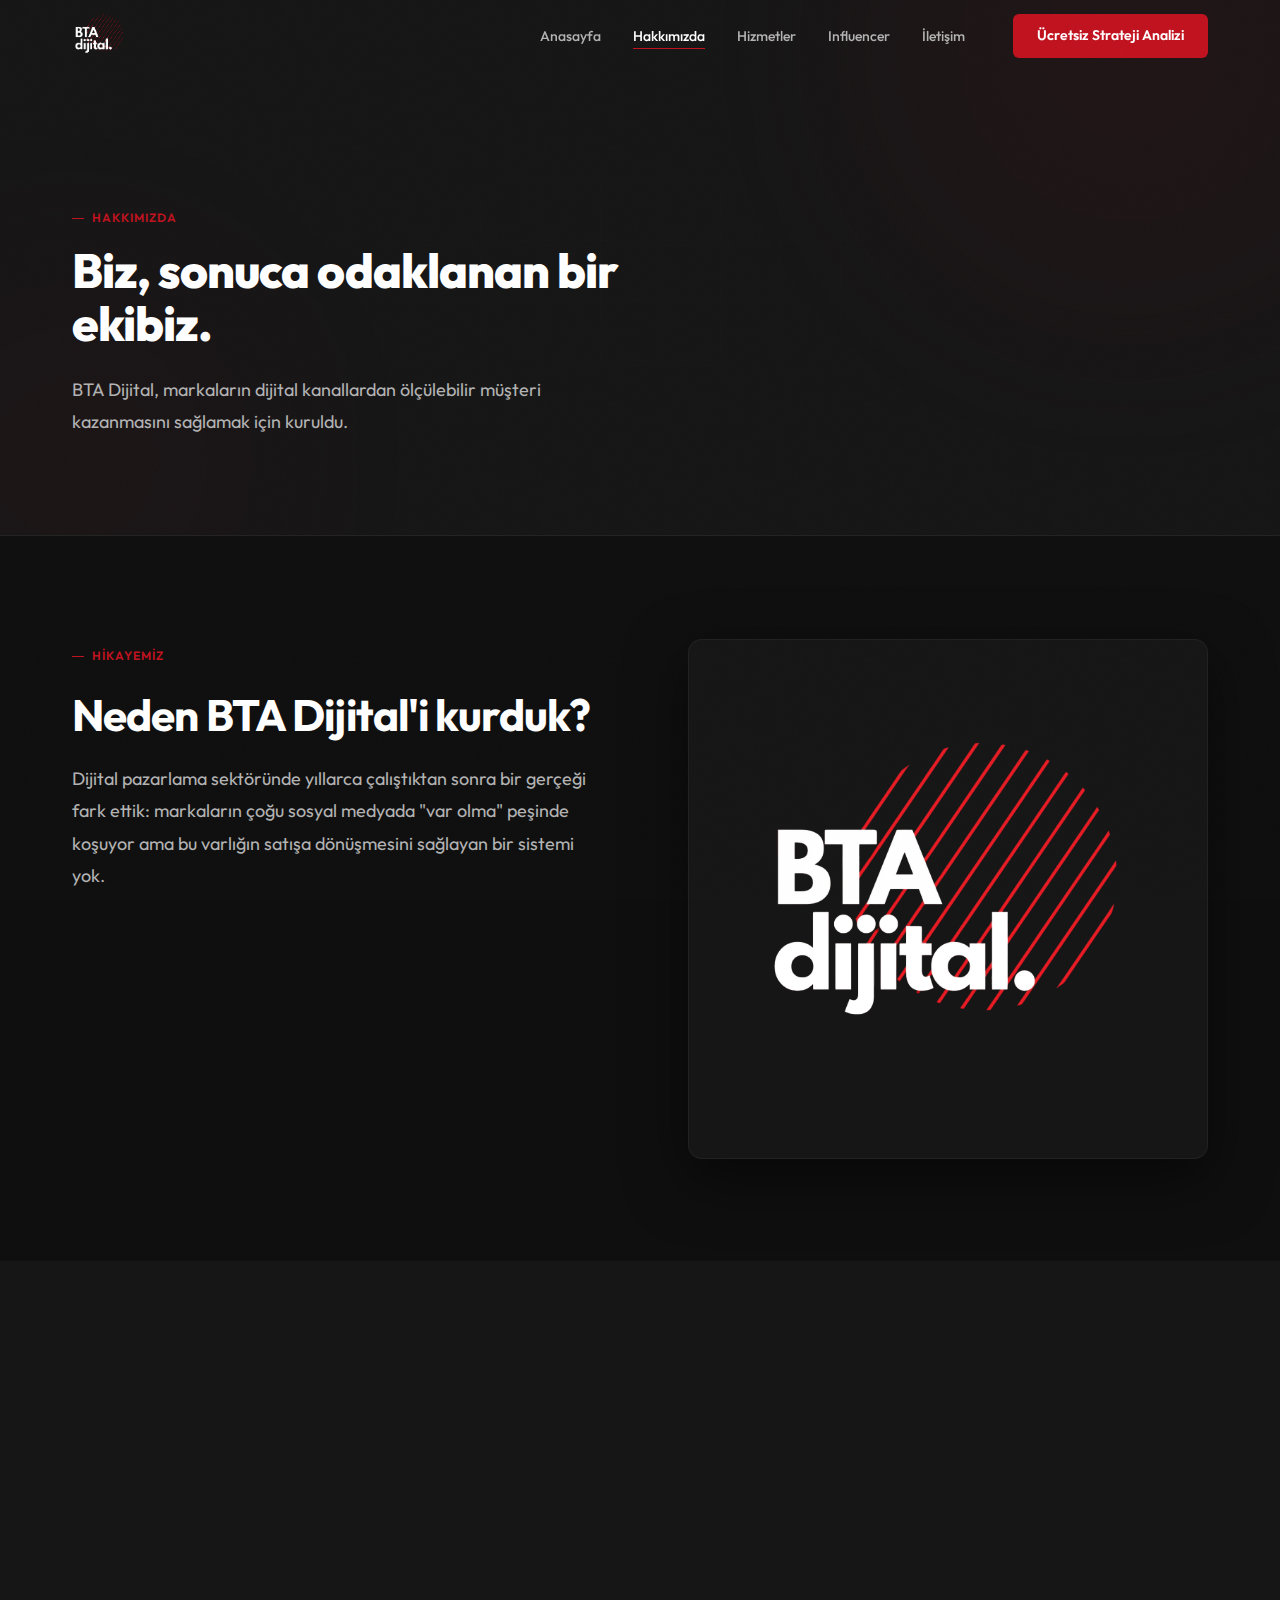
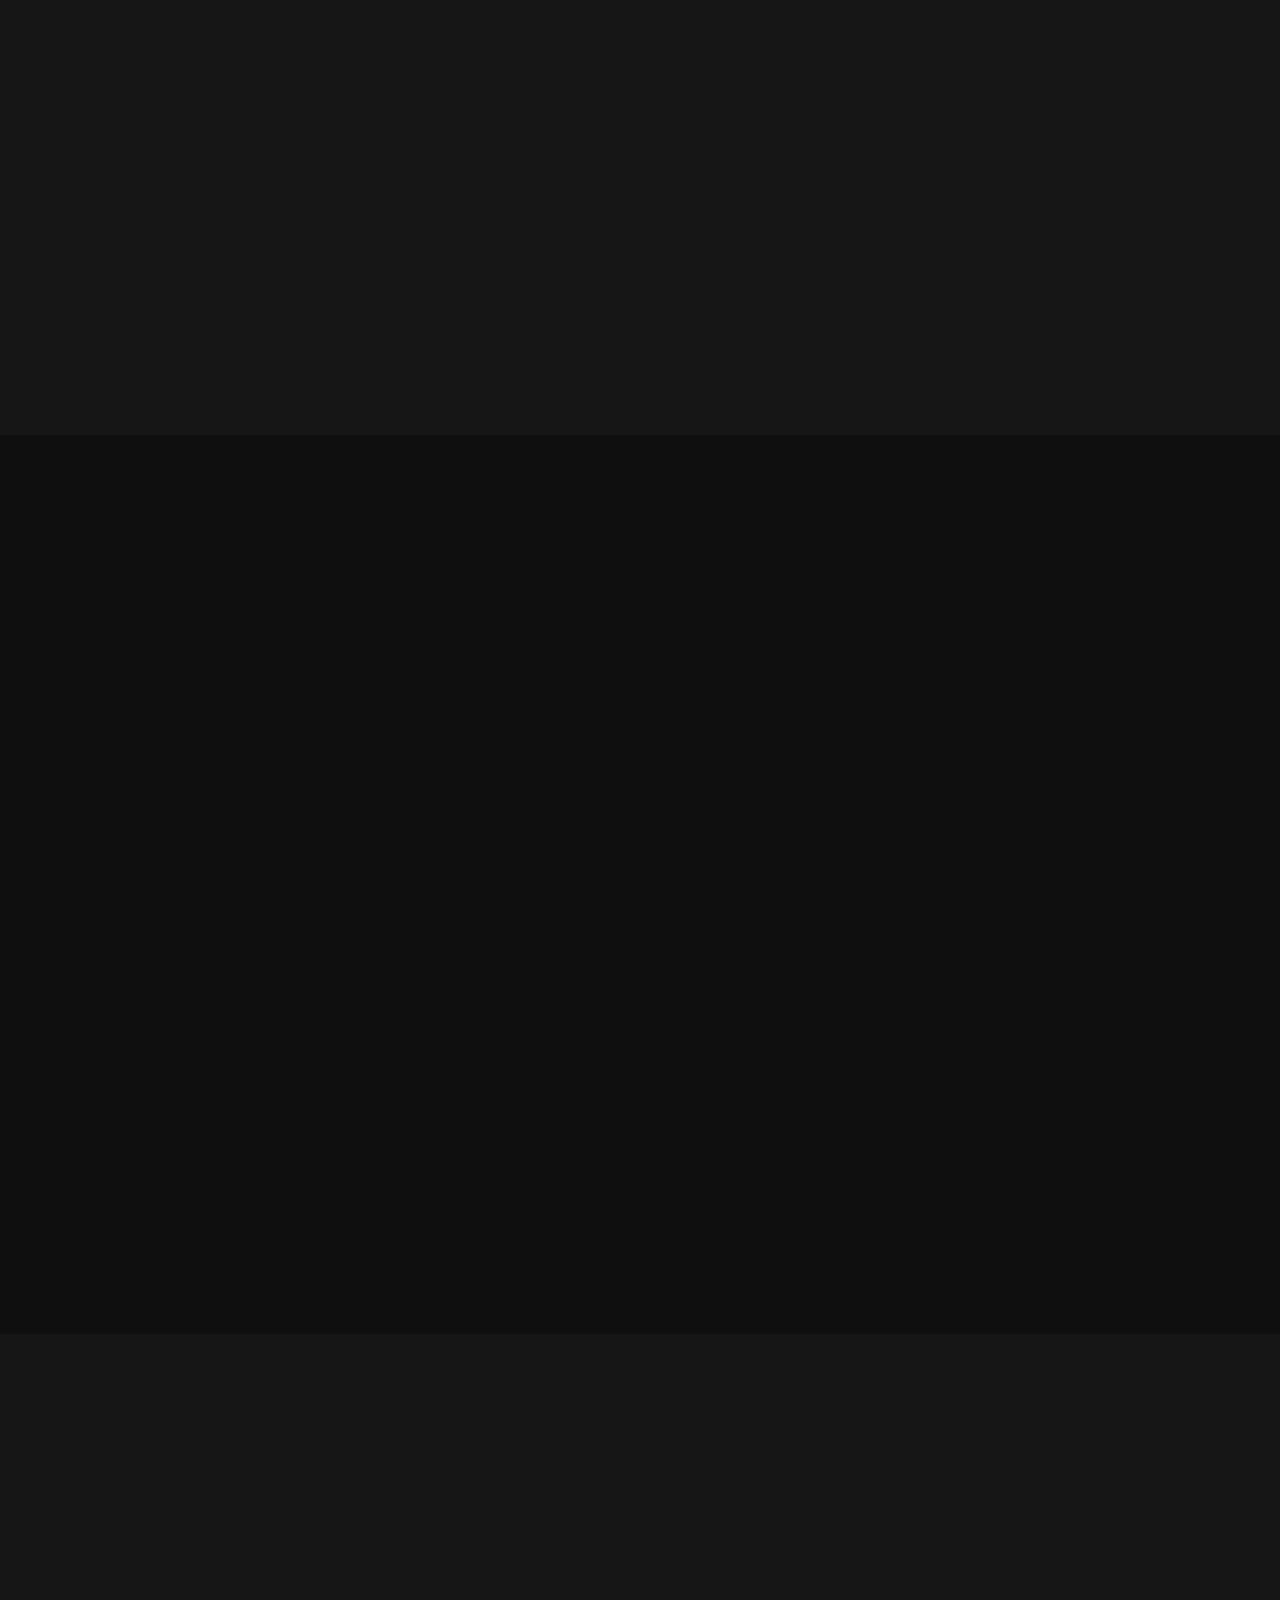
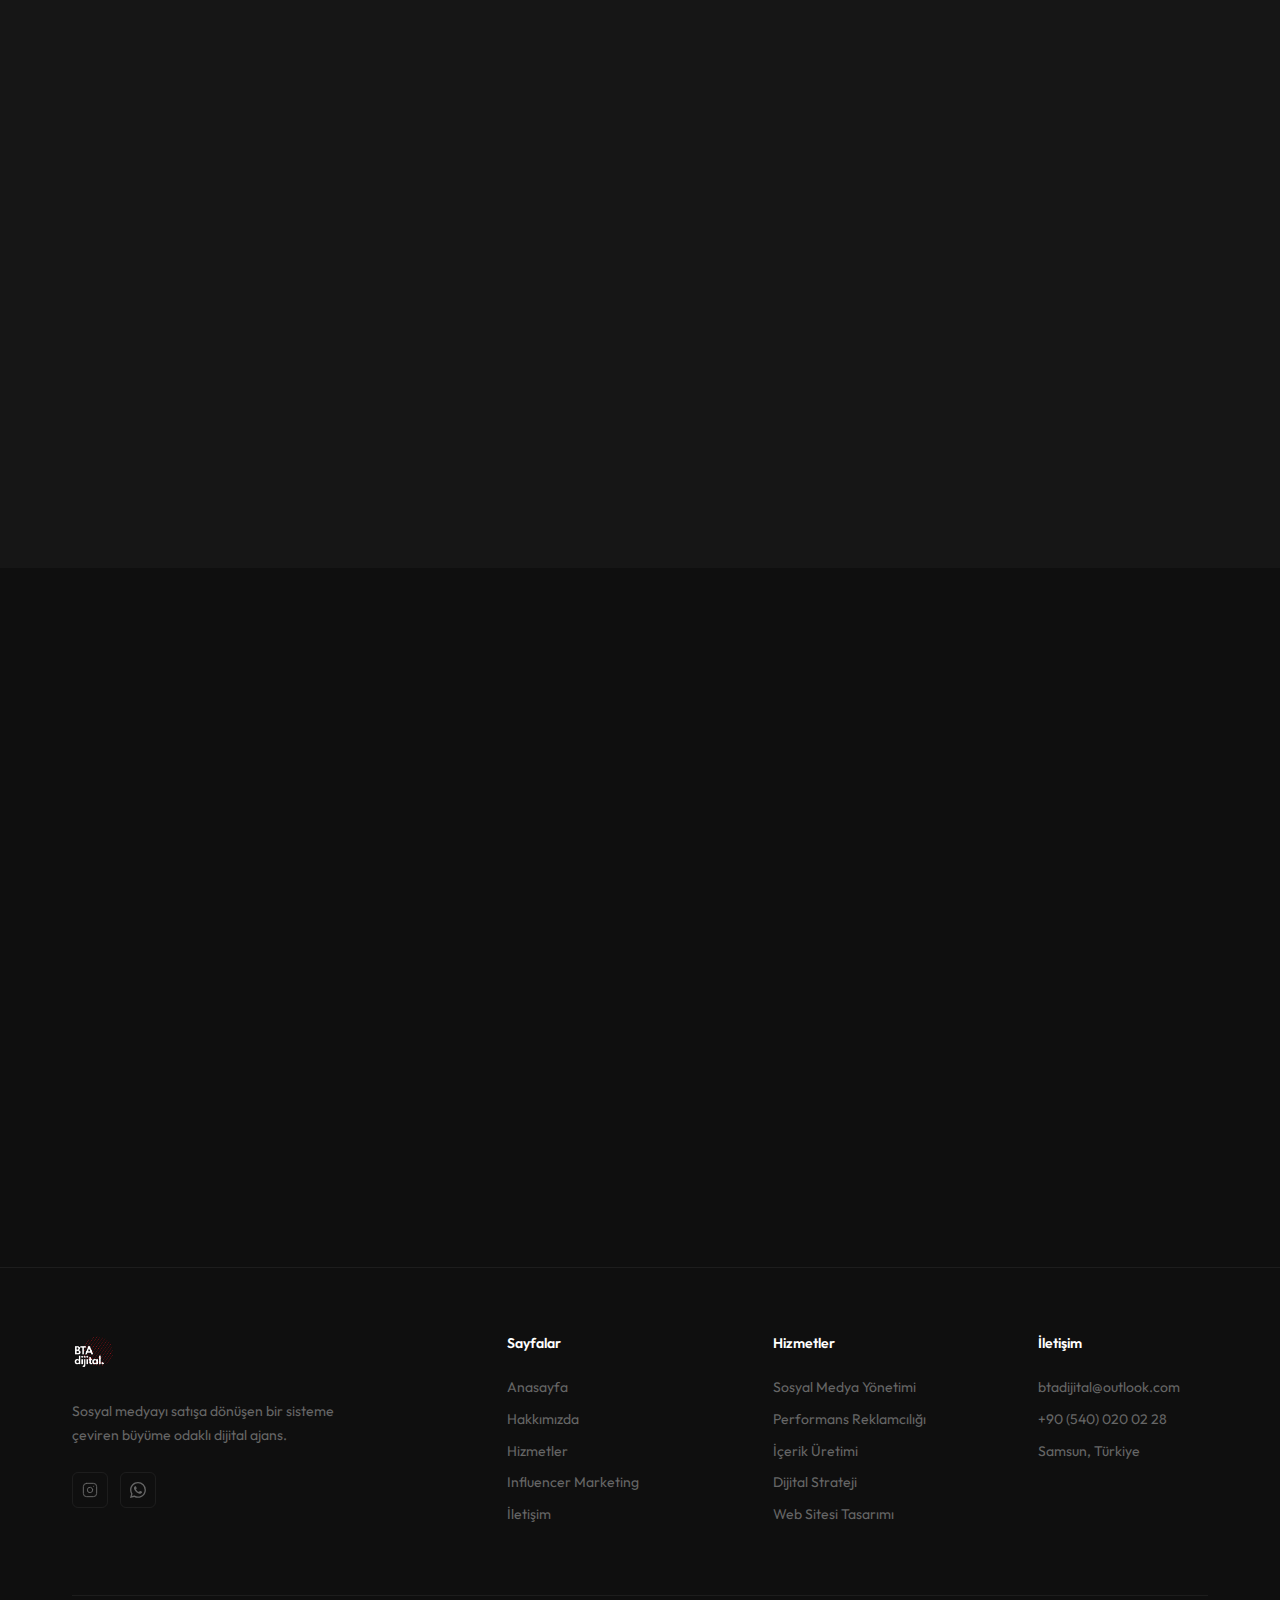
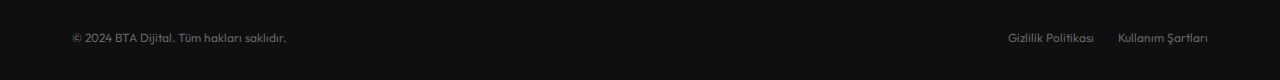
<file: hakkimizda/index.html>
<!DOCTYPE html>
<html lang="tr">
<head>
  <meta charset="UTF-8">
  <meta name="viewport" content="width=device-width, initial-scale=1.0">
  <meta name="description" content="BTA Dijital Hakkında — Samsun merkezli, büyüme odaklı, çevik ve performans merkezli dijital ajans. Kuruluş hikayemiz, yaklaşımımız ve değerlerimiz.">
  <link rel="canonical" href="https://btadijital.com/hakkimizda/">
  <title>Hakkımızda | BTA Dijital Samsun Dijital Ajansı</title>
  <link rel="icon" type="image/svg+xml" href="/btadijitallogo.svg">
  <!-- Google tag (gtag.js) -->
  <script async src="https://www.googletagmanager.com/gtag/js?id=G-4EDSD1Y0GF"></script>
  <script>
    window.dataLayer = window.dataLayer || [];
    function gtag(){dataLayer.push(arguments);}
    gtag('js', new Date());

    gtag('config', 'G-4EDSD1Y0GF', {
      anonymize_ip: true
    });
  </script>
  <link rel="preconnect" href="https://fonts.googleapis.com">
  <link rel="preconnect" href="https://fonts.gstatic.com" crossorigin>
  <link href="https://fonts.googleapis.com/css2?family=Outfit:wght@400;500;600;700;800&display=swap" rel="stylesheet">
  <link rel="stylesheet" href="../css/style.css">
</head>
<body>

  <!-- ===== HEADER ===== -->
  <header class="header">
    <div class="container">
      <a href="/" class="logo"><img src="../btadijitallogo.svg" class="nav-logo" alt="BTA Dijital" /></a>
      <nav class="nav">
        <ul class="nav-links">
          <li><a href="/" class="nav-link">Anasayfa</a></li>
          <li><a href="/hakkimizda/" class="nav-link active">Hakkımızda</a></li>
          <li><a href="/hizmetler/" class="nav-link">Hizmetler</a></li>
          <li><a href="/influencer/" class="nav-link">Influencer</a></li>
          <li><a href="/iletisim/" class="nav-link">İletişim</a></li>
        </ul>
        <a href="/strateji-analizi/" class="nav-cta">Ücretsiz Strateji Analizi</a>
      </nav>
      <button class="mobile-toggle" aria-label="Menü"><span></span><span></span><span></span></button>
    </div>
  </header>

  <div class="mobile-menu">
    <a href="/">Anasayfa</a>
    <a href="/hakkimizda/">Hakkımızda</a>
    <a href="/hizmetler/">Hizmetler</a>
    <a href="/influencer/">Influencer</a>
    <a href="/iletisim/">İletişim</a>
    <a href="/strateji-analizi/" class="btn btn--accent">Ücretsiz Strateji Analizi</a>
  </div>

  <!-- ===== PAGE HERO ===== -->
  <section class="page-hero">
    <div class="hero-bg">
      <div class="hero-orb hero-orb--1"></div>
      <div class="hero-orb hero-orb--2"></div>
      <div class="hero-grid"></div>
    </div>
    <div class="container">
      <div class="page-hero__label reveal">Hakkımızda</div>
      <h1 class="page-hero__title reveal reveal-delay-1">Biz, sonuca odaklanan bir ekibiz.</h1>
      <p class="page-hero__subtitle reveal reveal-delay-2">
        BTA Dijital, markaların dijital kanallardan ölçülebilir müşteri kazanmasını sağlamak için kuruldu.
      </p>
    </div>
  </section>

  <!-- ===== STORY ===== -->
  <section class="section">
    <div class="container">
      <div class="about-story-grid">
        <div class="about-story-text">
          <div class="section-label reveal">Hikayemiz</div>
          <h2 class="section-title reveal reveal-delay-1">Neden BTA Dijital'i kurduk?</h2>
          <p class="reveal reveal-delay-2">
            Dijital pazarlama sektöründe yıllarca çalıştıktan sonra bir gerçeği fark ettik: markaların çoğu sosyal medyada "var olma" peşinde koşuyor ama bu varlığın satışa dönüşmesini sağlayan bir sistemi yok.
          </p>
          <p class="reveal reveal-delay-3">
            Ajanslar içerik üretiyor, raporlar sunuyor — ama sonuçta iş sahibi "Peki bu bana kaç müşteri kazandırdı?" sorusunun cevabını alamıyor. BTA Dijital'i bu boşluğu doldurmak için kurduk.
          </p>
          <p class="reveal reveal-delay-4">
            Amacımız net: sosyal medyayı beğeni toplama aracı olmaktan çıkarıp, ölçülebilir müşteri kazanım sistemine dönüştürmek. Her strateji, her kampanya, her içerik bu hedefe hizmet eder.
          </p>
        </div>

        <div class="about-visual reveal reveal-delay-2">
          <img src="../btadijitallogo.svg" alt="BTA Dijital" class="about-visual__img">
        </div>
      </div>
    </div>
  </section>

  <!-- ===== APPROACH ===== -->
  <section class="section section--dark">
    <div class="container">
      <div class="section-header section-header--center">
        <div class="section-label reveal">Yaklaşımımız</div>
        <h2 class="section-title reveal reveal-delay-1">Nasıl düşünüyoruz?</h2>
        <p class="section-subtitle reveal reveal-delay-2">
          Bir ajans gibi değil, markanızın dijital büyüme departmanı gibi çalışıyoruz.
        </p>
      </div>

      <div class="diff-grid stagger-children">
        <div class="diff-card reveal">
          <div class="diff-number">01</div>
          <div>
            <h3>Sonuç, Süreçten Önce Gelir</h3>
            <p>Güzel içerik üretmek yetmez. Her çıktının arkasında bir performans hedefi var. "Ne üretelim?" değil, "Ne sonuç alalım?" diye başlıyoruz.</p>
          </div>
        </div>
        <div class="diff-card reveal">
          <div class="diff-number">02</div>
          <div>
            <h3>Veri, Kararları Yönlendirir</h3>
            <p>Sezgiye değil veriye güveniyoruz. Her kampanya, her optimizasyon kararı ölçülebilir verilere dayanır. Tahmin işimiz değil.</p>
          </div>
        </div>
        <div class="diff-card reveal">
          <div class="diff-number">03</div>
          <div>
            <h3>Şeffaflık, Güvenin Temelidir</h3>
            <p>Ne yapıyoruz, neden yapıyoruz, ne sonuç aldık — her aşamada bilirsiniz. Aylık raporlar, haftalık güncellemeler, açık iletişim.</p>
          </div>
        </div>
        <div class="diff-card reveal">
          <div class="diff-number">04</div>
          <div>
            <h3>Uzun Vadeli Düşünüyoruz</h3>
            <p>Kısa vadeli metrik şişirmesi değil, sürdürülebilir büyüme hedefliyoruz. Bugünkü kampanya, yarınki ölçeklemenin temeli.</p>
          </div>
        </div>
      </div>
    </div>
  </section>

  <!-- ===== VALUES ===== -->
  <section class="section">
    <div class="container">
      <div class="section-header section-header--center">
        <div class="section-label reveal">Değerlerimiz</div>
        <h2 class="section-title reveal reveal-delay-1">İş yapış şeklimizi belirleyen ilkeler</h2>
      </div>

      <div class="about-values-grid stagger-children">
        <div class="about-value-card reveal">
          <div class="about-value-card__icon">
            <svg xmlns="http://www.w3.org/2000/svg" viewBox="0 0 24 24" fill="none" stroke="currentColor" stroke-width="1.5" stroke-linecap="round" stroke-linejoin="round"><path d="M12 22s8-4 8-10V5l-8-3-8 3v7c0 6 8 10 8 10"/></svg>
          </div>
          <h3>Dürüstlük</h3>
          <p>Yapamayacağımız şeyi söz vermiyoruz. Gerçekçi hedefler, şeffaf süreçler ve dürüst raporlama bizim temelimiz.</p>
        </div>

        <div class="about-value-card reveal">
          <div class="about-value-card__icon">
            <svg xmlns="http://www.w3.org/2000/svg" viewBox="0 0 24 24" fill="none" stroke="currentColor" stroke-width="1.5" stroke-linecap="round" stroke-linejoin="round"><circle cx="12" cy="12" r="10"/><path d="M12 6v6l4 2"/></svg>
          </div>
          <h3>Hız</h3>
          <p>Dijital dünyada fırsatlar beklemez. Hızlı analiz, hızlı karar, hızlı uygulama. Çeviklik bizim doğamızda var.</p>
        </div>

        <div class="about-value-card reveal">
          <div class="about-value-card__icon">
            <svg xmlns="http://www.w3.org/2000/svg" viewBox="0 0 24 24" fill="none" stroke="currentColor" stroke-width="1.5" stroke-linecap="round" stroke-linejoin="round"><path d="M12 20V10"/><path d="M18 20V4"/><path d="M6 20v-4"/></svg>
          </div>
          <h3>Sonuç Odaklılık</h3>
          <p>İçerik güzel mi? Önemli. Ama daha da önemlisi: satışa dönüşüyor mu? Her çalışma, sonuçla ölçülür.</p>
        </div>

        <div class="about-value-card reveal">
          <div class="about-value-card__icon">
            <svg xmlns="http://www.w3.org/2000/svg" viewBox="0 0 24 24" fill="none" stroke="currentColor" stroke-width="1.5" stroke-linecap="round" stroke-linejoin="round"><path d="M16 21v-2a4 4 0 0 0-4-4H6a4 4 0 0 0-4 4v2"/><circle cx="9" cy="7" r="4"/><path d="M22 21v-2a4 4 0 0 0-3-3.87"/><path d="M16 3.13a4 4 0 0 1 0 7.75"/></svg>
          </div>
          <h3>Ortaklık</h3>
          <p>Müşteri-ajans ilişkisi değil, büyüme ortaklığı kuruyoruz. Sizin başarınız, bizim başarımız. Bu kadar basit.</p>
        </div>

        <div class="about-value-card reveal">
          <div class="about-value-card__icon">
            <svg xmlns="http://www.w3.org/2000/svg" viewBox="0 0 24 24" fill="none" stroke="currentColor" stroke-width="1.5" stroke-linecap="round" stroke-linejoin="round"><path d="M2 3h6a4 4 0 0 1 4 4v14a3 3 0 0 0-3-3H2z"/><path d="M22 3h-6a4 4 0 0 0-4 4v14a3 3 0 0 1 3-3h7z"/></svg>
          </div>
          <h3>Sürekli Öğrenme</h3>
          <p>Dijital pazarlama her gün değişiyor. Platformlar, algoritmalar, tüketici davranışları… Biz de sürekli öğreniyor ve adapte oluyoruz.</p>
        </div>

        <div class="about-value-card reveal">
          <div class="about-value-card__icon">
            <svg xmlns="http://www.w3.org/2000/svg" viewBox="0 0 24 24" fill="none" stroke="currentColor" stroke-width="1.5" stroke-linecap="round" stroke-linejoin="round"><polyline points="23 6 13.5 15.5 8.5 10.5 1 18"/><polyline points="17 6 23 6 23 12"/></svg>
          </div>
          <h3>Büyüme Tutkusu</h3>
          <p>Konfor alanında kalmak bize göre değil. Hem kendimiz hem müşterilerimiz için sürekli daha iyisini hedefliyoruz.</p>
        </div>
      </div>
    </div>
  </section>

  <!-- ===== TEAM ===== -->
  <section class="section section--dark">
    <div class="container">
      <div class="section-header section-header--center">
        <div class="section-label reveal">Ekibimiz</div>
        <h2 class="section-title reveal reveal-delay-1">BTA Dijital'in arkasındaki isimler</h2>
        <p class="section-subtitle reveal reveal-delay-2">
          Strateji, yaratıcılık ve operasyonel güç — her proje bu üç eksende şekillenir.
        </p>
      </div>

      <div class="team-grid stagger-children">
        <div class="team-card reveal">
          <div class="team-card__avatar">AZ</div>
          <h3 class="team-card__name">Ahmet Zeren</h3>
          <p class="team-card__role">Kurucu</p>
          <p class="team-card__bio">Dijital strateji, yazılım ve yaratıcı yönüyle projelerin temelinde yer alır.</p>
        </div>

        <div class="team-card reveal">
          <div class="team-card__avatar">BT</div>
          <h3 class="team-card__name">Berk Taşan</h3>
          <p class="team-card__role">Kurucu</p>
          <p class="team-card__bio">Operasyonel süreçlerin koordinasyonundan sorumlu, stratejik planlamanın lideri.</p>
        </div>

        <div class="team-card reveal">
          <div class="team-card__avatar">TG</div>
          <h3 class="team-card__name">Tarık Gürses</h3>
          <p class="team-card__role">Kurucu</p>
          <p class="team-card__bio">Görsel iletişim ve marka estetiği alanında uzman, ajansın kreatif yüzü.</p>
        </div>
      </div>
    </div>
  </section>

  <!-- ===== CTA ===== -->
  <section class="final-cta">
    <div class="container">
      <div class="cta-box reveal">
        <h2 class="cta-box__title">Ekibimizle tanışmak ister misiniz?</h2>
        <p class="cta-box__text">
          15 dakikalık ücretsiz bir strateji görüşmesiyle başlayalım. Markanızı tanıyalım, hedeflerinizi dinleyelim.
        </p>
        <div class="cta-box__buttons">
          <a href="/strateji-analizi/" class="btn btn--accent btn--large">
            Ücretsiz Strateji Analizi
            <svg xmlns="http://www.w3.org/2000/svg" viewBox="0 0 24 24" fill="none" stroke="currentColor" stroke-width="2" stroke-linecap="round" stroke-linejoin="round"><path d="M5 12h14"/><path d="m12 5 7 7-7 7"/></svg>
          </a>
        </div>
      </div>
    </div>
  </section>

  <!-- ===== FOOTER ===== -->
  <footer class="footer">
    <div class="container">
      <div class="footer-grid">
        <div class="footer-brand">
          <a href="/" class="logo"><img src="../btadijitallogo.svg" class="footer-logo" alt="BTA Dijital" /></a>
          <p>Sosyal medyayı satışa dönüşen bir sisteme çeviren büyüme odaklı dijital ajans.</p>
          <div class="footer-social">
            <a href="https://instagram.com/btadijital" aria-label="Instagram"><svg xmlns="http://www.w3.org/2000/svg" viewBox="0 0 24 24" fill="none" stroke="currentColor" stroke-width="1.5" stroke-linecap="round" stroke-linejoin="round"><rect width="20" height="20" x="2" y="2" rx="5" ry="5"/><path d="M16 11.37A4 4 0 1 1 12.63 8 4 4 0 0 1 16 11.37z"/><line x1="17.5" x2="17.51" y1="6.5" y2="6.5"/></svg></a>
            <a href="https://wa.me/905400200228?text=Merhaba,%20hizmetleriniz%20hakkında%20bilgi%20almak%20istiyorum" target="_blank" rel="noopener noreferrer" aria-label="WhatsApp"><svg xmlns="http://www.w3.org/2000/svg" width="18" height="18" fill="currentColor" class="bi bi-whatsapp" viewBox="0 0 16 16">
              <path d="M13.601 2.326A7.85 7.85 0 0 0 7.994 0C3.627 0 .068 3.558.064 7.926c0 1.399.366 2.76 1.057 3.965L0 16l4.204-1.102a7.9 7.9 0 0 0 3.79.965h.004c4.368 0 7.926-3.558 7.93-7.93A7.9 7.9 0 0 0 13.6 2.326zM7.994 14.521a6.6 6.6 0 0 1-3.356-.92l-.24-.144-2.494.654.666-2.433-.156-.251a6.56 6.56 0 0 1-1.007-3.505c0-3.626 2.957-6.584 6.591-6.584a6.56 6.56 0 0 1 4.66 1.931 6.56 6.56 0 0 1 1.928 4.66c-.004 3.639-2.961 6.592-6.592 6.592m3.615-4.934c-.197-.099-1.17-.578-1.353-.646-.182-.065-.315-.099-.445.099-.133.197-.513.646-.627.775-.114.133-.232.148-.43.05-.197-.1-.836-.308-1.592-.985-.59-.525-.985-1.175-1.103-1.372-.114-.198-.011-.304.088-.403.087-.088.197-.232.296-.346.1-.114.133-.198.198-.33.065-.134.034-.248-.015-.347-.05-.099-.445-1.076-.612-1.47-.16-.389-.323-.335-.445-.34-.114-.007-.247-.007-.38-.007a.73.73 0 0 0-.529.247c-.182.198-.691.677-.691 1.654s.71 1.916.81 2.049c.098.133 1.394 2.132 3.383 2.992.47.205.84.326 1.129.418.475.152.904.129 1.246.08.38-.058 1.171-.48 1.338-.943.164-.464.164-.86.114-.943-.049-.084-.182-.133-.38-.232"/>
            </svg></a>
          </div>
        </div>
        <div class="footer-col">
          <h4>Sayfalar</h4>
          <a href="/">Anasayfa</a>
          <a href="/hakkimizda/">Hakkımızda</a>
          <a href="/hizmetler/">Hizmetler</a>
          <a href="/influencer/">Influencer Marketing</a>
          <a href="/iletisim/">İletişim</a>
        </div>
        <div class="footer-col">
          <h4>Hizmetler</h4>
          <a href="/hizmetler/">Sosyal Medya Yönetimi</a>
          <a href="/hizmetler/">Performans Reklamcılığı</a>
          <a href="/hizmetler/">İçerik Üretimi</a>
          <a href="/hizmetler/">Dijital Strateji</a>
          <a href="/hizmetler/">Web Sitesi Tasarımı</a>
        </div>
        <div class="footer-col">
          <h4>İletişim</h4>
          <a href="mailto:btadijital@outlook.com">btadijital@outlook.com</a>
          <a href="tel:+905400200228">+90 (540) 020 02 28</a>
          <a>Samsun, Türkiye</a>
        </div>
      </div>
      <div class="footer-bottom">
        <span>&copy; 2024 BTA Dijital. Tüm hakları saklıdır.</span>
        <div class="footer-bottom-links">
          <a href="/gizlilik-politikasi/">Gizlilik Politikası</a>
          <a href="/kullanim-sartlari/">Kullanım Şartları</a>
        </div>
      </div>
    </div>
  </footer>

  <script src="../js/main.js"></script>
</body>
</html>
</file>
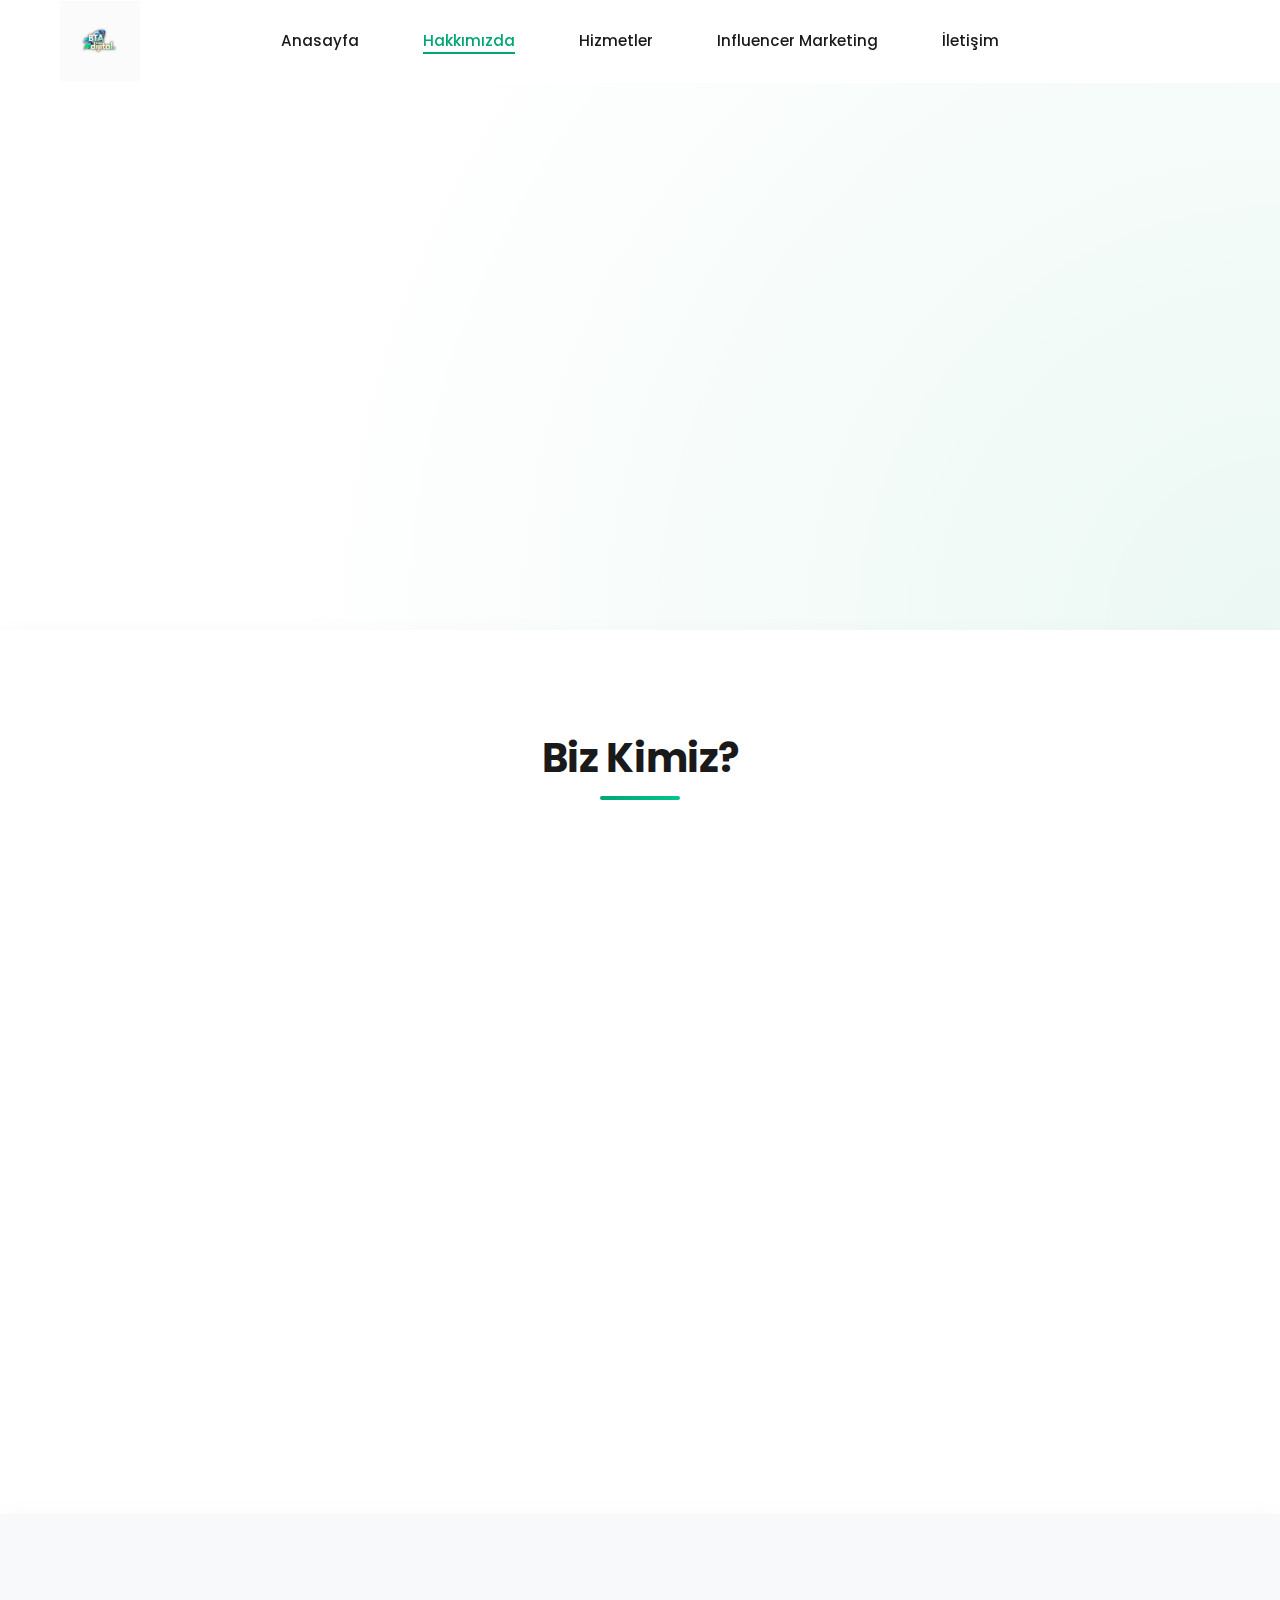
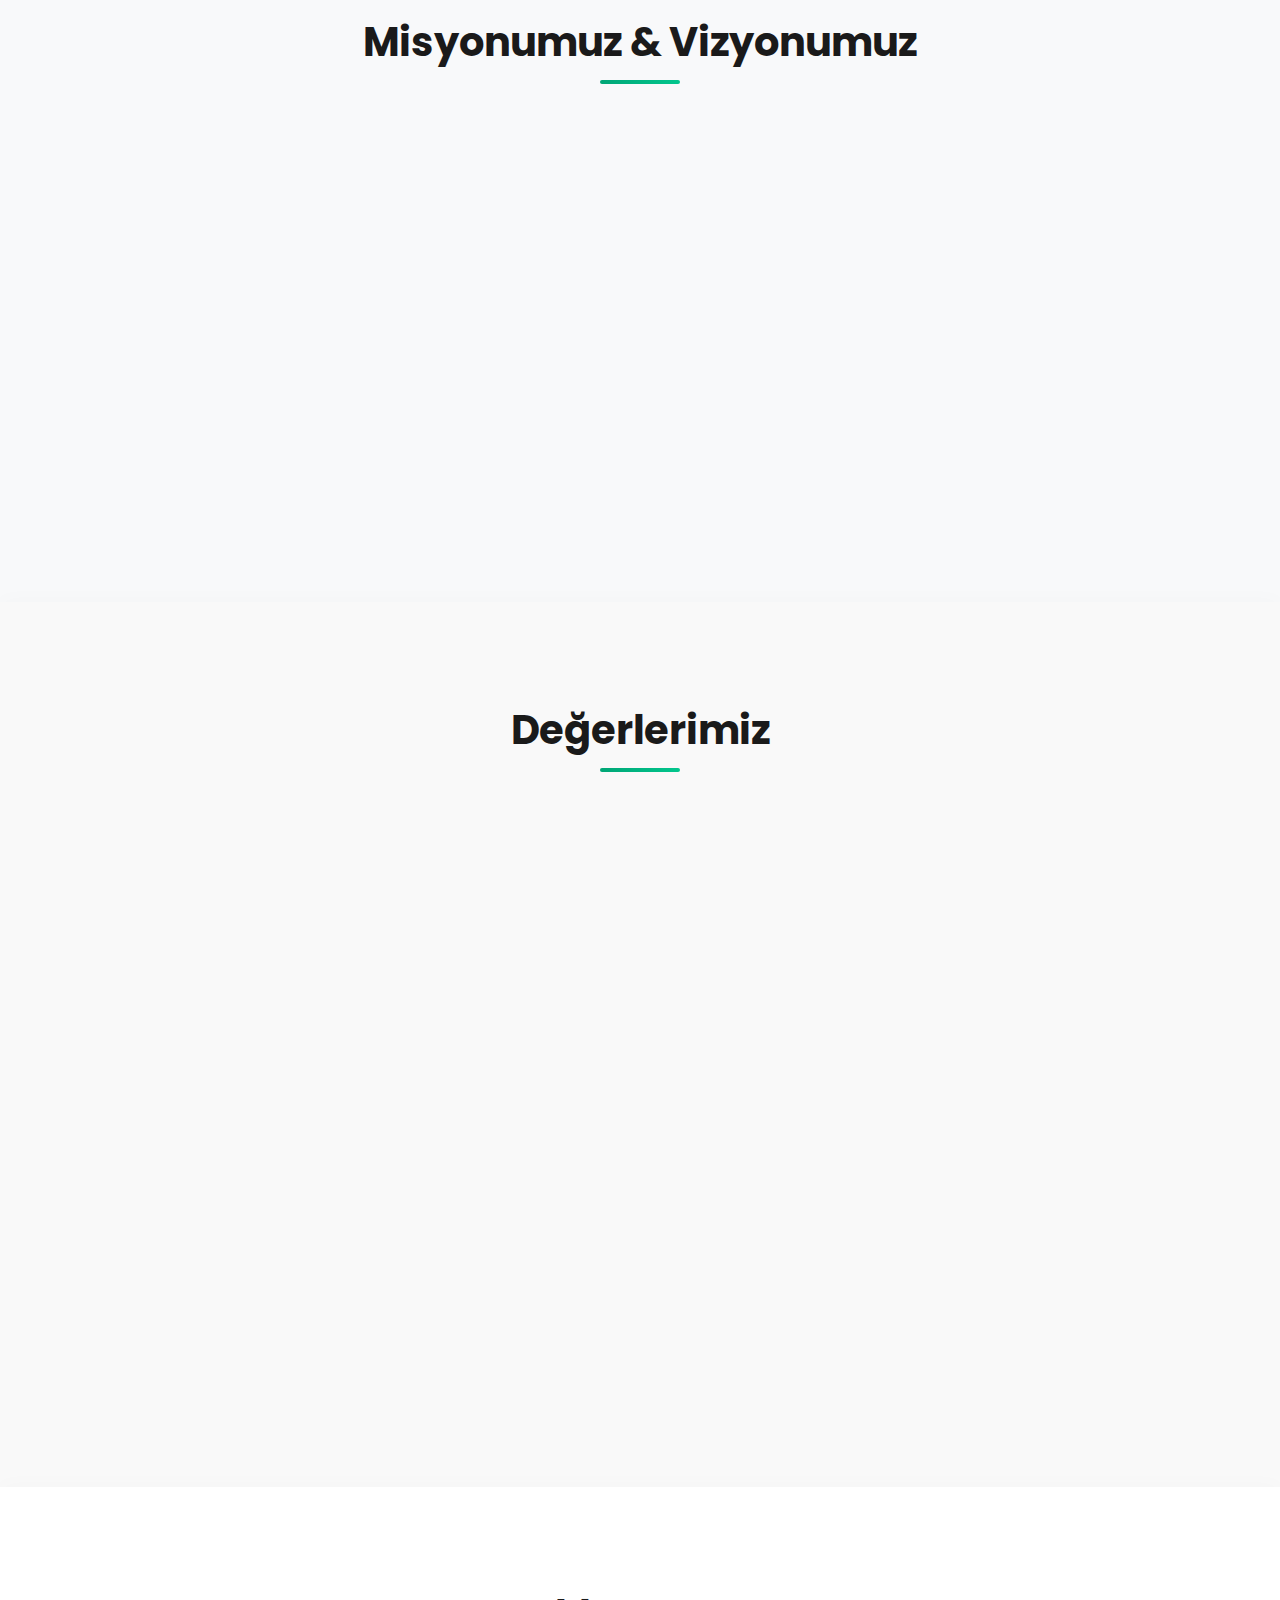
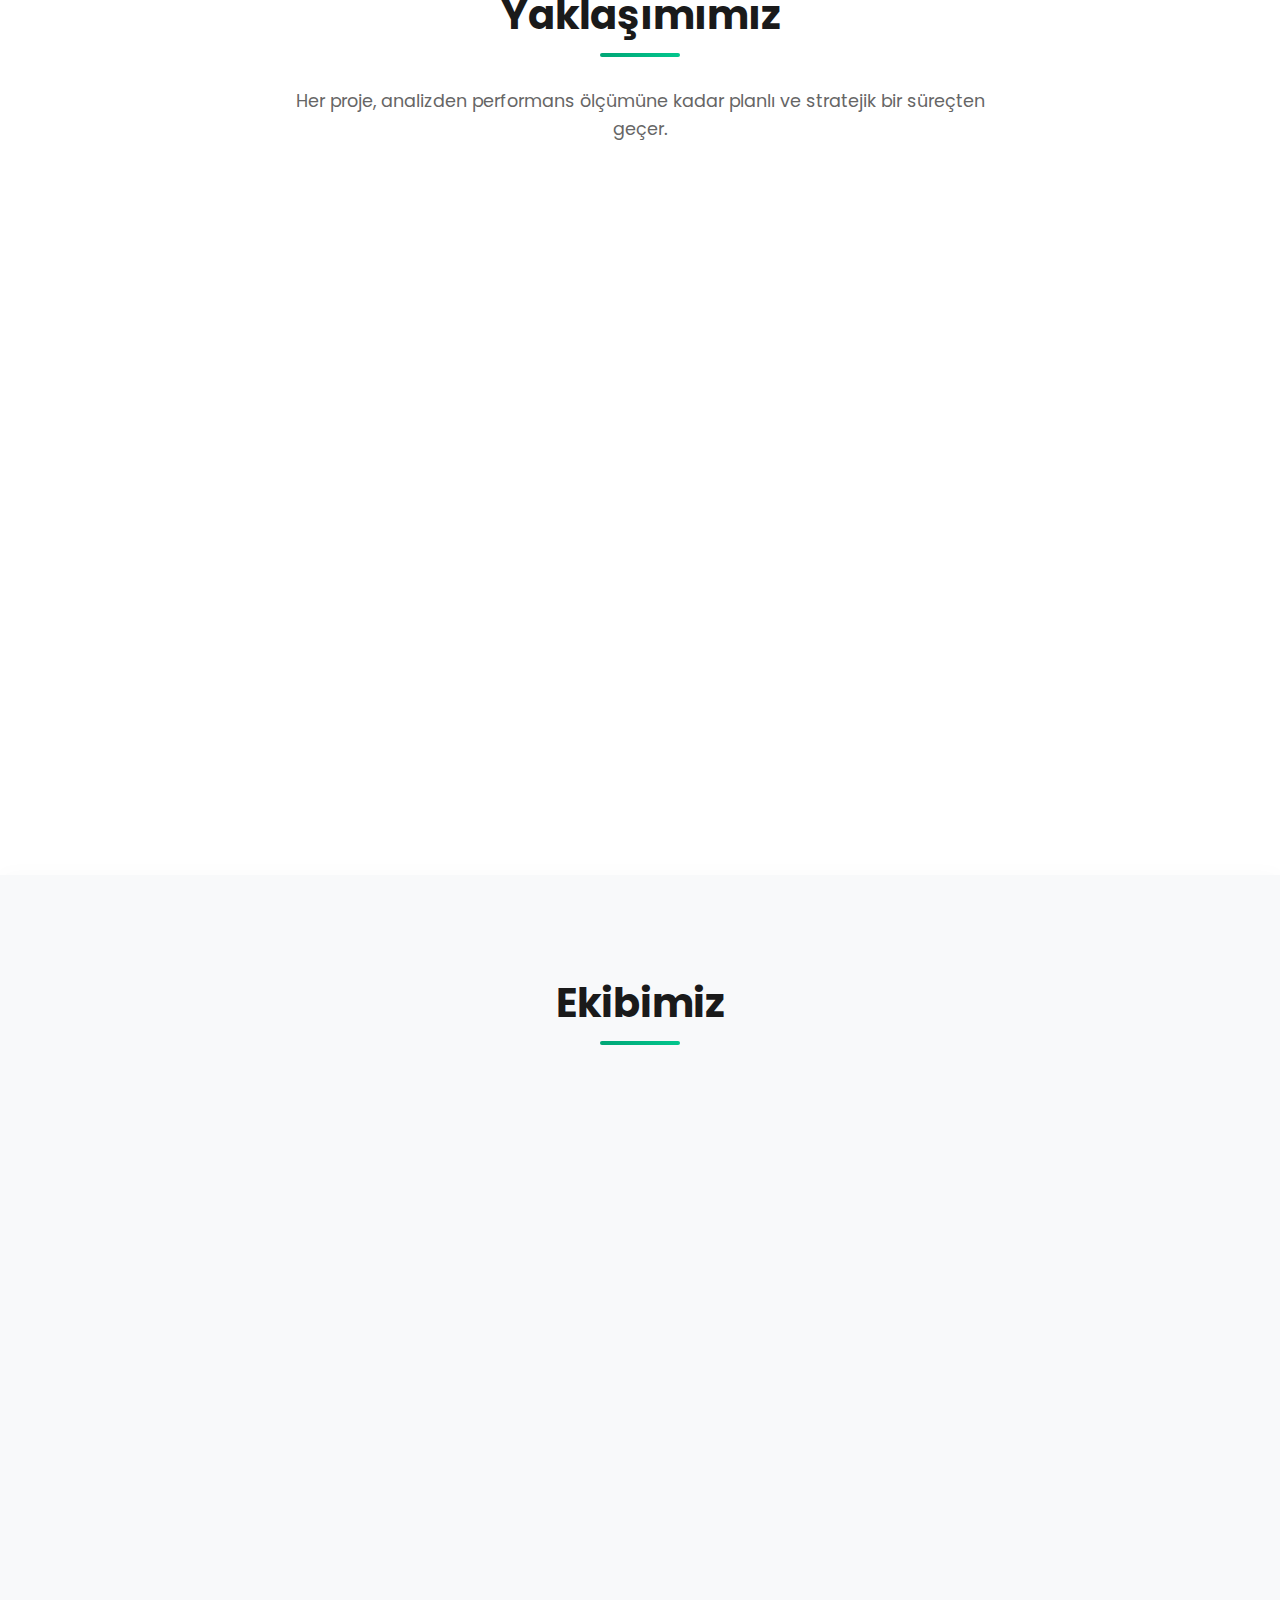
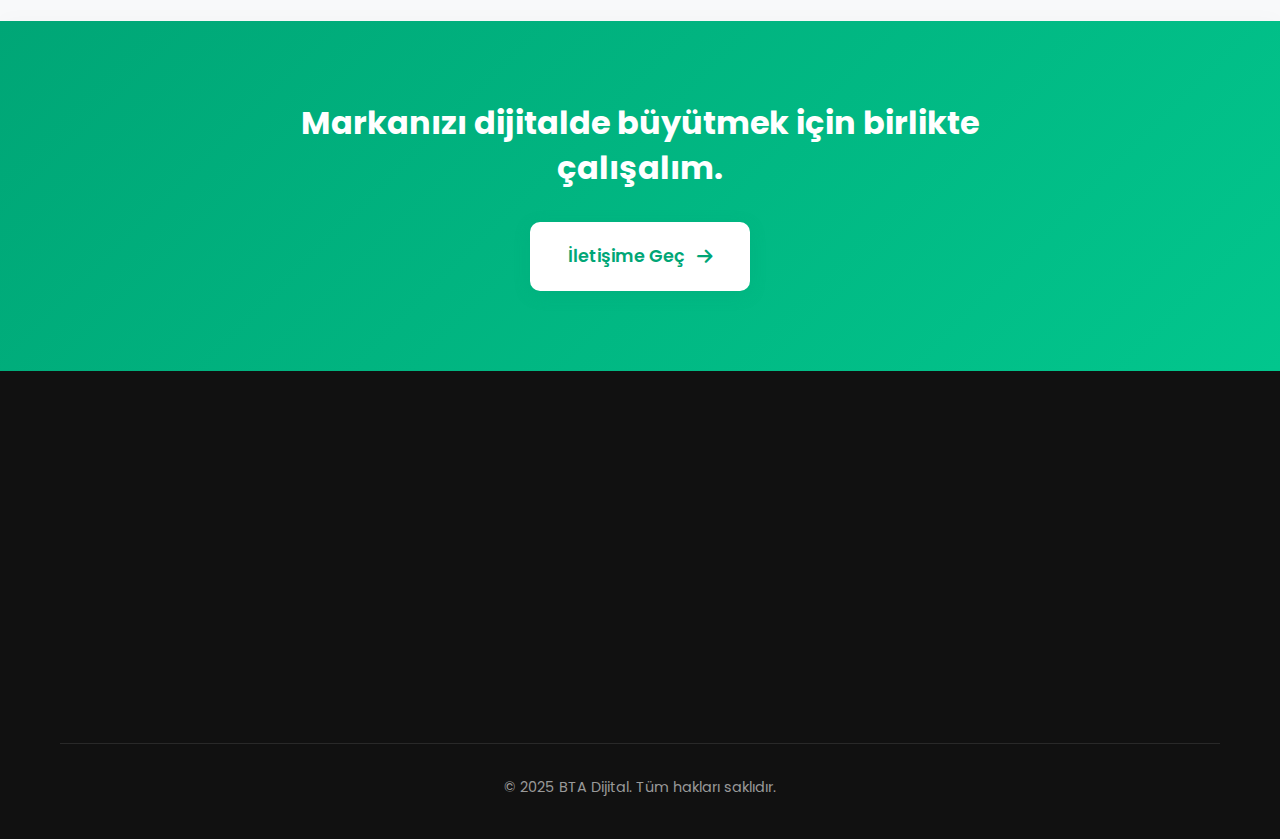
<file: Hakkimizda/index.html>
<!DOCTYPE html>
<html lang="tr">
<head>
    <meta charset="UTF-8">
    <meta name="viewport" content="width=device-width, initial-scale=1.0">
    <meta name="description" content="Yaratıcılık, veri ve teknolojiyle markalara dijital dünyada köprü kuruyoruz. BTA Dijital'in hikayesini keşfedin.">
    <title>Hakkımızda | BTA Dijital</title>
    
    <!-- Google Search Console Verification -->
    <meta name="google-site-verification" content="TA3Tt3kz4vtyVcDxc3JPbptgSsFMAsefwqFLBjFq1G0">
    
    <!-- Google Analytics 4 -->
    <script async src="https://www.googletagmanager.com/gtag/js?id=G-4EDSD1Y0GF"></script>
    <script>
      window.dataLayer = window.dataLayer || [];
      function gtag(){dataLayer.push(arguments);}
      gtag('js', new Date());
      gtag('config', 'G-4EDSD1Y0GF');
    </script>
    
    <!-- Canonical URL -->
    <link rel="canonical" href="https://btadijital.com/Hakkimizda/">
    
    <!-- Favicon -->
    <link rel="icon" type="image/jpeg" href="../btadijitallogo.jpg">
    
    <!-- Open Graph Meta Tags -->
    <meta property="og:title" content="Hakkımızda | BTA Dijital">
    <meta property="og:description" content="Yaratıcılık, veri ve teknolojiyle markalara dijital dünyada köprü kuruyoruz.">
    <meta property="og:image" content="https://btadijital.com/images/og-default.jpg">
    <meta property="og:url" content="https://btadijital.com/Hakkimizda/">
    <meta property="og:type" content="website">
    <meta property="og:locale" content="tr_TR">
    
    <!-- Twitter Card Meta Tags -->
    <meta name="twitter:card" content="summary_large_image">
    <meta name="twitter:title" content="Hakkımızda – BTA Dijital">
    <meta name="twitter:description" content="2019'dan beri markaların dijital dönüşümüne rehberlik ediyoruz.">
    <meta name="twitter:image" content="https://btadijital.com/btadijitallogo.jpg">
    
    <!-- Google Fonts - Poppins -->
    <link rel="preconnect" href="https://fonts.googleapis.com">
    <link rel="preconnect" href="https://fonts.gstatic.com" crossorigin>
    <link href="https://fonts.googleapis.com/css2?family=Poppins:wght@400;500;600;700&display=swap" rel="stylesheet">
    
    <!-- Font Awesome for Icons -->
    <link rel="stylesheet" href="https://cdnjs.cloudflare.com/ajax/libs/font-awesome/6.4.0/css/all.min.css">
    
    <!-- Main Stylesheet -->
    <link rel="stylesheet" href="../style.css">
    
    <!-- Breadcrumb Schema -->
    <script type="application/ld+json">
    {
      "@context": "https://schema.org",
      "@type": "BreadcrumbList",
      "itemListElement": [{
        "@type": "ListItem",
        "position": 1,
        "name": "Anasayfa",
        "item": "https://btadijital.com/"
      },{
        "@type": "ListItem",
        "position": 2,
        "name": "Hakkımızda",
        "item": "https://btadijital.com/Hakkimizda/"
      }]
    }
    </script>
</head>
<body>
    
    <!-- HEADER / NAVIGATION -->
    <header class="header" id="header">
        <nav class="navbar">
            <div class="container">
                <div class="nav-wrapper">
                    <!-- Logo -->
                    <div class="logo">
                        <a href="/">
                            <img src="../btadijitallogo.jpg" alt="BTA Dijital Logo" width="178" height="50">
                        </a>
                    </div>
                    
                    <!-- Desktop Navigation -->
                    <ul class="nav-menu" id="navMenu">
                        <li class="nav-item">
                            <a href="/" class="nav-link">Anasayfa</a>
                        </li>
                        <li class="nav-item">
                            <a href="/Hakkimizda/" class="nav-link active">Hakkımızda</a>
                        </li>
                        <li class="nav-item">
                            <a href="/Hizmetler/" class="nav-link">Hizmetler</a>
                        </li>
                        <li class="nav-item">
                            <a href="/Influencer/" class="nav-link">Influencer Marketing</a>
                        </li>
                        <li class="nav-item">
                            <a href="/Iletisim/" class="nav-link">İletişim</a>
                        </li>
                    </ul>
                    
                    <!-- Mobile Hamburger Menu -->
                    <div class="hamburger" id="hamburger">
                        <span class="bar"></span>
                        <span class="bar"></span>
                        <span class="bar"></span>
                    </div>
                </div>
            </div>
        </nav>
    </header>

    <!-- PAGE HERO SECTION -->
    <section class="page-hero">
        <!-- Floating Light Effect -->
        <div class="hero-shape"></div>
        
        <div class="container">
            <div class="page-hero-content">
                <h1 class="page-hero-title">BTA Dijital Hakkında</h1>
                <p class="page-hero-subtitle">Yaratıcılık, veri ve teknoloji arasında köprü kuruyoruz. Markalara sadece dijitalde görünürlük kazandırmıyoruz; sürdürülebilir bir marka hikayesi inşa ediyoruz.</p>
            </div>
        </div>
    </section>

    <!-- WHO WE ARE SECTION -->
    <section class="who-we-are">
        <div class="container">
            <div class="section-header">
                <h2 class="section-title">Biz Kimiz?</h2>
            </div>
            
            <div class="who-content">
                <div class="who-text">
                    <p>BTA Dijital, markaların dijital dünyada kendine yer bulmasını kolaylaştıran yenilikçi bir dijital ajanstır. Stratejiden üretime, kampanyadan ölçümlemeye kadar her aşamada markanın yanında oluruz.</p>
                    <p>2019 yılında bir grup yaratıcı ve mühendis tarafından kurulan ajansımız, bugün farklı sektörlerde onlarca markaya 360° dijital hizmet sunmaktadır. "Strateji + Tasarım + Teknoloji" bileşimiyle her projemizi sürdürülebilir bir başarıya dönüştürmeyi hedefleriz.</p>
                </div>
                <div class="who-image">
                    <img src="../images/bta.png" alt="BTA Dijital Ekibi" loading="lazy" width="600" height="400">
                </div>
            </div>
        </div>
    </section>

    <!-- MISSION & VISION SECTION -->
    <section class="mission-vision">
        <div class="container">
            <div class="section-header">
                <h2 class="section-title">Misyonumuz & Vizyonumuz</h2>
            </div>
            
            <div class="mv-grid">
                <!-- Mission Card -->
                <div class="mv-card">
                    <div class="mv-icon">
                        <i class="fas fa-bullseye"></i>
                    </div>
                    <h3 class="mv-title">Misyonumuz</h3>
                    <p class="mv-text">Markaların potansiyelini keşfetmesini sağlayarak, veriye dayalı ve ölçülebilir stratejilerle dijitalde büyümelerini sağlamak.</p>
                </div>
                
                <!-- Vision Card -->
                <div class="mv-card">
                    <div class="mv-icon">
                        <i class="fas fa-eye"></i>
                    </div>
                    <h3 class="mv-title">Vizyonumuz</h3>
                    <p class="mv-text">Türkiye'nin önde gelen dijital ajanslarından biri olarak global pazarlarda da fark yaratmak; dijital dönüşümün öncüsü olmak.</p>
                </div>
            </div>
        </div>
    </section>

    <!-- VALUES SECTION -->
    <section class="values">
        <div class="container">
            <div class="section-header">
                <h2 class="section-title">Değerlerimiz</h2>
            </div>
            
            <div class="values-grid">
                <!-- Value Card 1 -->
                <div class="value-card">
                    <div class="value-icon">
                        <i class="fas fa-comments"></i>
                    </div>
                    <h3 class="value-title">Şeffaflık</h3>
                    <p class="value-text">Her işimizde açık iletişim ve güven odaklı yaklaşım.</p>
                </div>
                
                <!-- Value Card 2 -->
                <div class="value-card">
                    <div class="value-icon">
                        <i class="fas fa-lightbulb"></i>
                    </div>
                    <h3 class="value-title">Yenilikçilik</h3>
                    <p class="value-text">Teknolojiyi ve trendleri sürekli takip eden dinamik yapı.</p>
                </div>
                
                <!-- Value Card 3 -->
                <div class="value-card">
                    <div class="value-icon">
                        <i class="fas fa-handshake"></i>
                    </div>
                    <h3 class="value-title">İş Birliği</h3>
                    <p class="value-text">Markalarla ekip gibi çalışır, aynı hedefe odaklanırız.</p>
                </div>
                
                <!-- Value Card 4 -->
                <div class="value-card">
                    <div class="value-icon">
                        <i class="fas fa-chart-line"></i>
                    </div>
                    <h3 class="value-title">Sonuç Odaklılık</h3>
                    <p class="value-text">Her projemizi ölçülebilir verilerle değerlendiririz.</p>
                </div>
            </div>
        </div>
    </section>

    <!-- APPROACH SECTION -->
    <section class="approach">
        <div class="container">
            <div class="section-header">
                <h2 class="section-title">Yaklaşımımız</h2>
                <p class="section-subtitle">Her proje, analizden performans ölçümüne kadar planlı ve stratejik bir süreçten geçer.</p>
            </div>
            
            <div class="approach-timeline">
                <!-- Process Step 1 -->
                <div class="approach-step">
                    <div class="step-number">01</div>
                    <div class="step-content">
                        <h3 class="step-title">Analiz</h3>
                        <p class="step-text">Markanın mevcut dijital varlıklarını inceleriz.</p>
                    </div>
                </div>
                
                <!-- Process Step 2 -->
                <div class="approach-step">
                    <div class="step-number">02</div>
                    <div class="step-content">
                        <h3 class="step-title">Strateji</h3>
                        <p class="step-text">Hedef kitleye uygun dijital planlama yapılır.</p>
                    </div>
                </div>
                
                <!-- Process Step 3 -->
                <div class="approach-step">
                    <div class="step-number">03</div>
                    <div class="step-content">
                        <h3 class="step-title">Üretim</h3>
                        <p class="step-text">Tasarım, içerik ve yazılım süreçleri tamamlanır.</p>
                    </div>
                </div>
                
                <!-- Process Step 4 -->
                <div class="approach-step">
                    <div class="step-number">04</div>
                    <div class="step-content">
                        <h3 class="step-title">Performans</h3>
                        <p class="step-text">Tüm adımlar ölçülür, raporlanır ve optimize edilir.</p>
                    </div>
                </div>
            </div>
        </div>
    </section>

    <!-- TEAM SECTION -->
    <section class="team">
        <div class="container">
            <div class="section-header">
                <h2 class="section-title">Ekibimiz</h2>
            </div>
            
            <div class="team-grid">
                <!-- Team Member 1 -->
                <div class="team-card">
                    <div class="team-image">
                        <img src="../images/ahmet-zeren.jpg" alt="Ahmet Zeren" loading="lazy" width="150" height="150">
                    </div>
                    <h3 class="team-name">Ahmet Zeren</h3>
                    <p class="team-role">Kurucu</p>
                    <p class="team-bio">Dijital strateji, yazılım ve yaratıcı yönüyle projelerin temelinde yer alır.</p>
                </div>
                
                <!-- Team Member 2 -->
                <div class="team-card">
                    <div class="team-image">
                        <img src="../images/berk-tasan.jpg" alt="Berk Taşan" loading="lazy" width="150" height="150">
                    </div>
                    <h3 class="team-name">Berk Taşan</h3>
                    <p class="team-role">Kurucu</p>
                    <p class="team-bio">Operasyonel süreçlerin koordinasyonundan sorumlu, stratejik planlamanın lideri.</p>
                </div>
                
                <!-- Team Member 3 -->
                <div class="team-card">
                    <div class="team-image">
                        <img src="../images/tarik-gurses.jpg" alt="Tarık Gürses" loading="lazy" width="150" height="150">
                    </div>
                    <h3 class="team-name">Tarık Gürses</h3>
                    <p class="team-role">Kurucu</p>
                    <p class="team-bio">Görsel iletişim ve marka estetiği alanında uzman, ajansın kreatif yüzü.</p>
                </div>
            </div>
        </div>
    </section>

    <!-- CTA SECTION -->
    <section class="about-cta">
        <div class="container">
            <div class="about-cta-content">
                <h2 class="about-cta-title">Markanızı dijitalde büyütmek için birlikte çalışalım.</h2>
                <a href="/Iletisim/" class="cta-button cta-button-white">
                    İletişime Geç
                    <i class="fas fa-arrow-right"></i>
                </a>
            </div>
        </div>
    </section>

    <!-- FOOTER -->
    <footer class="footer" id="iletisim">
        <div class="container">
            <div class="footer-content">
                
                <!-- Column 1: Logo & Tagline -->
                <div class="footer-column">
                    <div class="footer-logo">
                        <img src="../btadijitallogo.jpg" alt="BTA Dijital Logo" loading="lazy" width="150" height="50">
                    </div>
                    <p class="footer-tagline">
                        BTA Dijital — Dijitalde Gücünü Keşfet.
                    </p>
                    <p class="footer-designed">
                        Designed by BTA Dijital
                    </p>
                </div>
                
                <!-- Column 2: Quick Links -->
                <div class="footer-column">
                    <h3 class="footer-title">Hızlı Bağlantılar</h3>
                    <ul class="footer-links">
                        <li><a href="/">Anasayfa</a></li>
                        <li><a href="/Hakkimizda/">Hakkımızda</a></li>
                        <li><a href="/Hizmetler/">Hizmetler</a></li>
                        <li><a href="/Influencer/">Influencer Marketing</a></li>
                        <li><a href="/Iletisim/">İletişim</a></li>
                    </ul>
                </div>
                
                <!-- Column 3: Contact Info -->
                <div class="footer-column">
                    <h3 class="footer-title">İletişim Bilgileri</h3>
                    <ul class="footer-contact">
                        <li>
                            <i class="fas fa-envelope"></i>
                            <a href="mailto:btadijital@outlook.com">btadijital@outlook.com</a>
                        </li>
                        <li>
                            <i class="fas fa-phone"></i>
                            <a href="tel:05400200228">0540 020 0228</a>
                        </li>
                        <li>
                            <i class="fas fa-building"></i>
                            <span>Kılıçdede, Kazım Karabekir Cd. 16/A 55055 İlkadım/Samsun</span>
                        </li>
                    </ul>
                    <div class="social-icons">
                        <a href="https://www.instagram.com/btadijital" target="_blank" rel="noopener noreferrer" aria-label="Instagram" class="social-link social-instagram">
                            <i class="fab fa-instagram"></i>
                        </a>
                        <a href="https://wa.me/905400200228" target="_blank" rel="noopener noreferrer" aria-label="WhatsApp" class="social-link social-whatsapp">
                            <i class="fab fa-whatsapp"></i>
                        </a>
                    </div>
                </div>
                
            </div>
            
            <!-- Copyright -->
            <div class="footer-bottom">
                <p>&copy; 2025 BTA Dijital. Tüm hakları saklıdır.</p>
            </div>
        </div>
    </footer>

    <!-- Main JavaScript -->
    <script src="../script.js" defer></script>
</body>
</html>
</file>
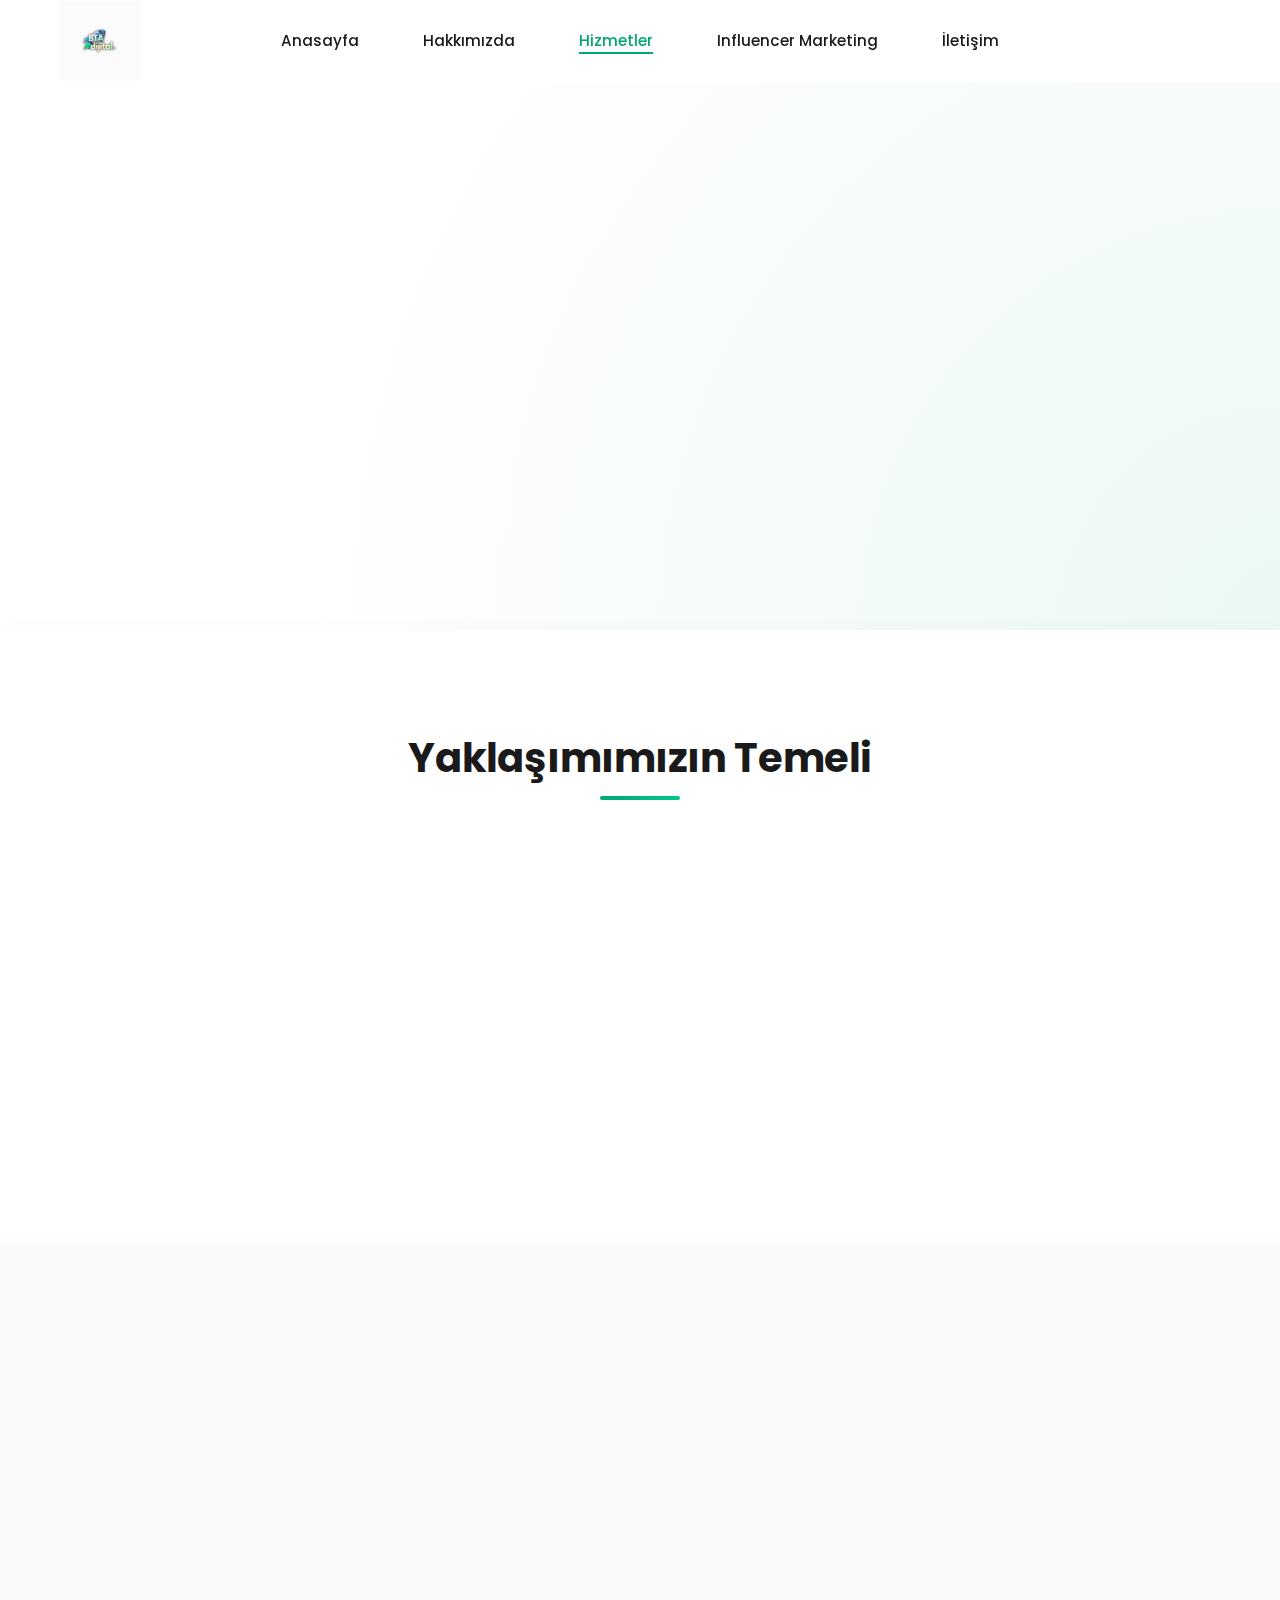
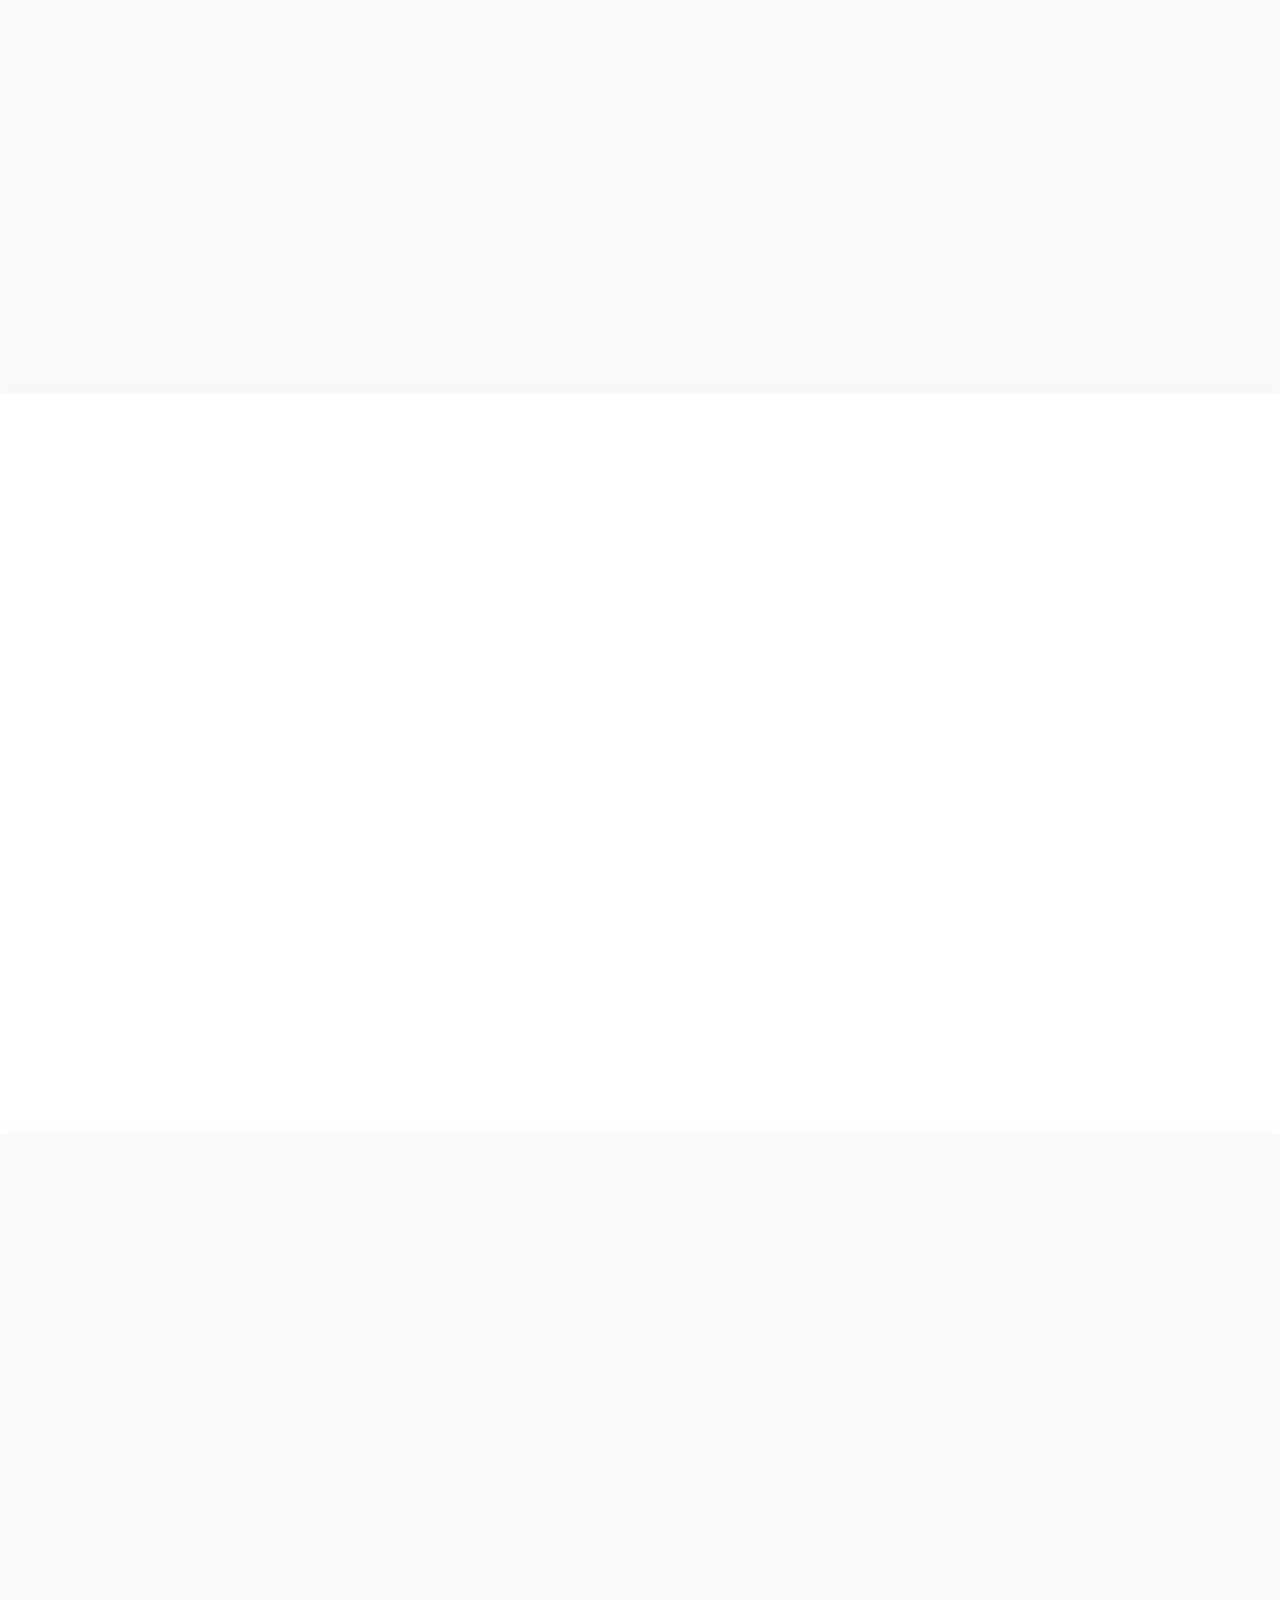
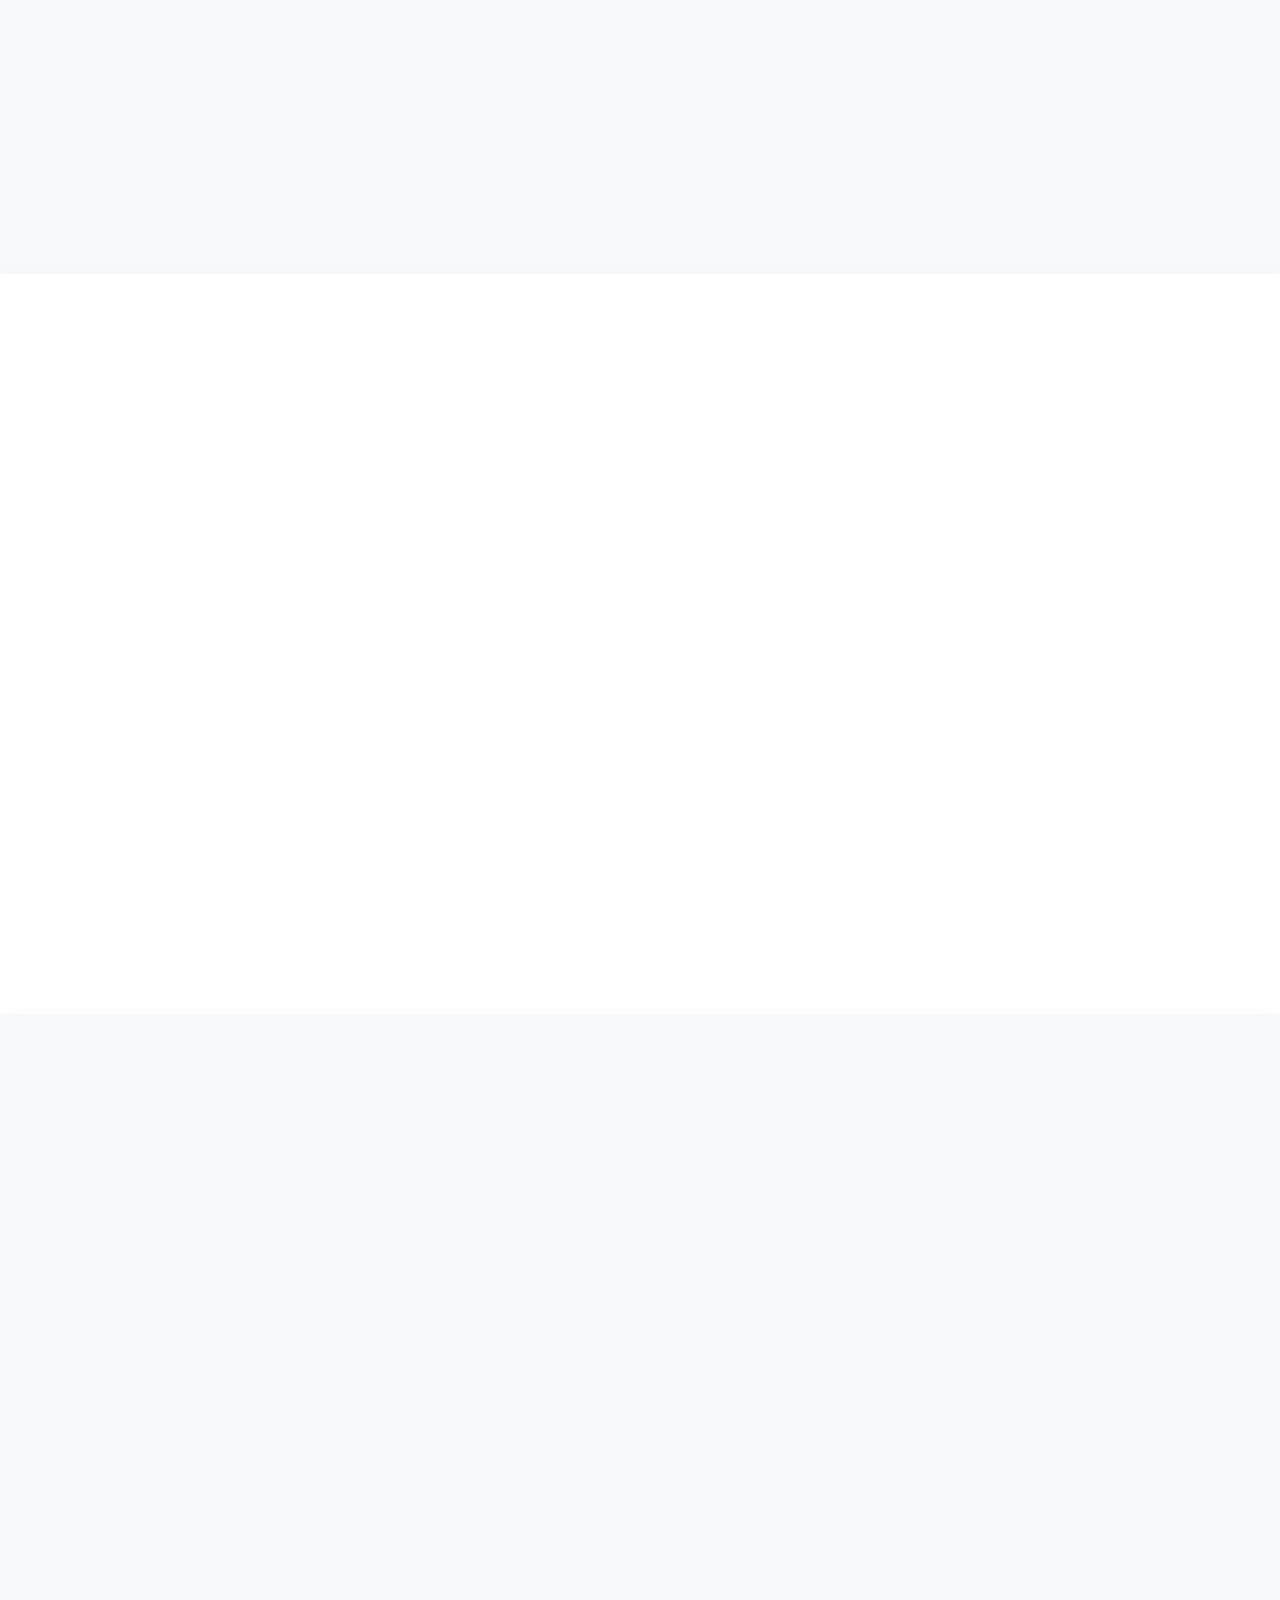
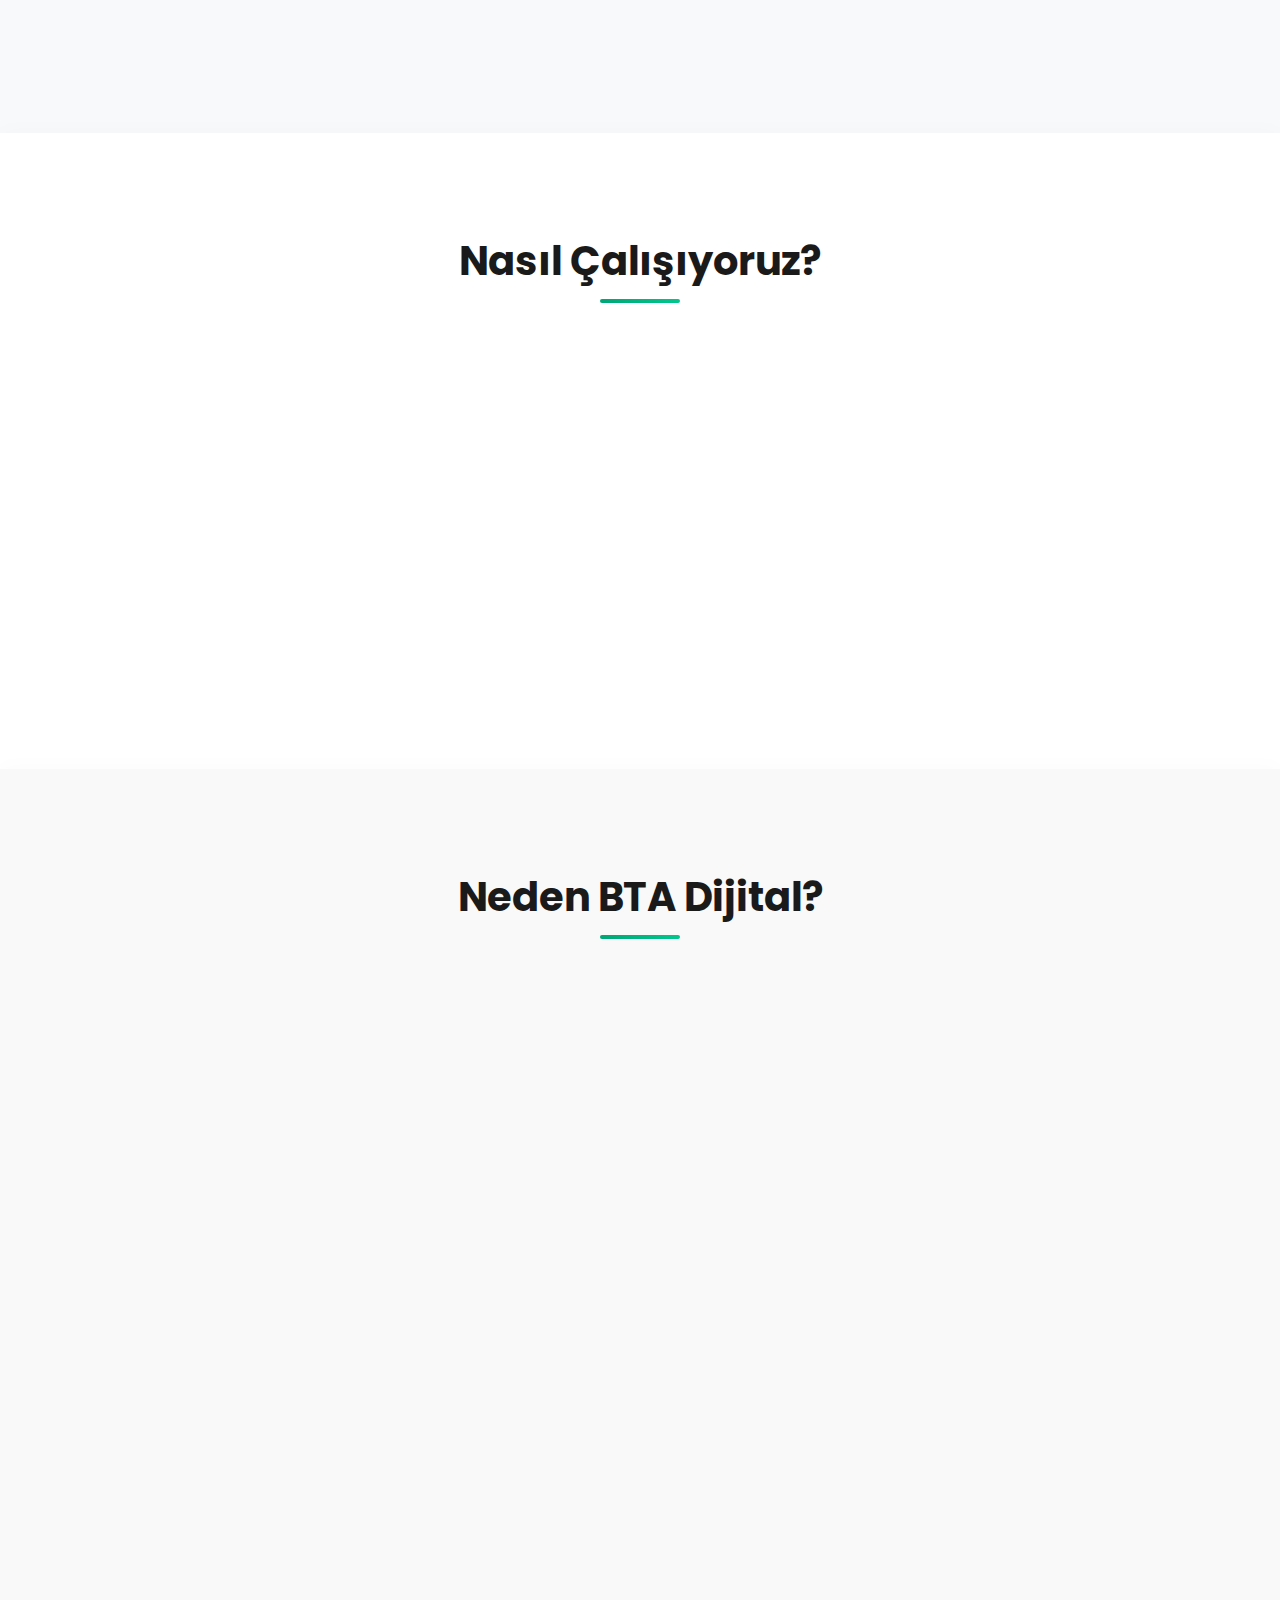
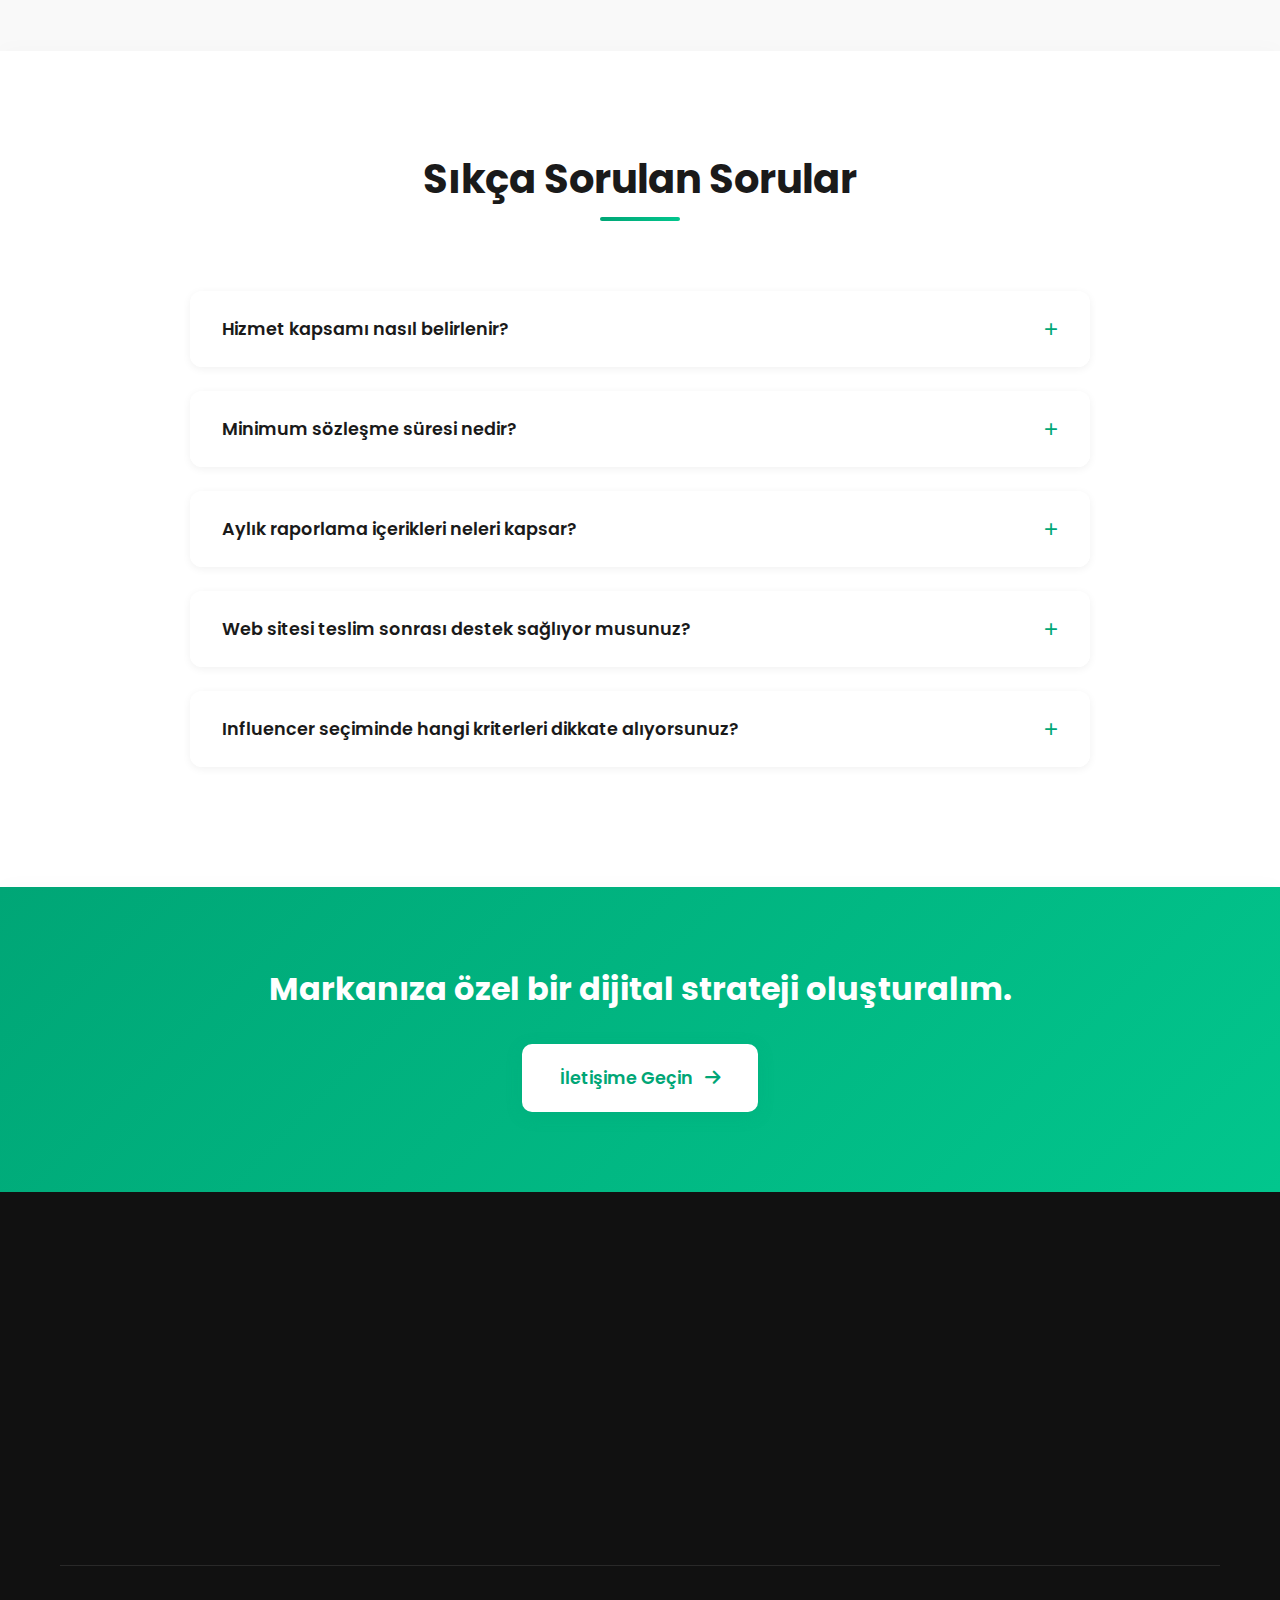
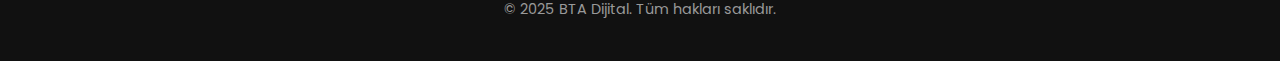
<file: Hizmetler/index.html>
<!DOCTYPE html>
<html lang="tr">
<head>
    <meta charset="UTF-8">
    <meta name="viewport" content="width=device-width, initial-scale=1.0">
    <meta name="description" content="Sosyal medya yönetimi, SEO, reklam ve web tasarımı dahil profesyonel dijital pazarlama hizmetleri.">
    <title>Hizmetler | BTA Dijital</title>
    
    <!-- Google Search Console Verification -->
    <meta name="google-site-verification" content="TA3Tt3kz4vtyVcDxc3JPbptgSsFMAsefwqFLBjFq1G0">
    
    <!-- Google Analytics 4 -->
    <script async src="https://www.googletagmanager.com/gtag/js?id=G-4EDSD1Y0GF"></script>
    <script>
      window.dataLayer = window.dataLayer || [];
      function gtag(){dataLayer.push(arguments);}
      gtag('js', new Date());
      gtag('config', 'G-4EDSD1Y0GF');
    </script>
    
    <!-- Canonical URL -->
    <link rel="canonical" href="https://btadijital.com/Hizmetler/">
    
    <!-- Favicon -->
    <link rel="icon" type="image/jpeg" href="../btadijitallogo.jpg">
    
    <!-- Open Graph Meta Tags -->
    <meta property="og:title" content="Hizmetler | BTA Dijital">
    <meta property="og:description" content="Profesyonel dijital pazarlama hizmetleri.">
    <meta property="og:image" content="https://btadijital.com/images/og-default.jpg">
    <meta property="og:url" content="https://btadijital.com/Hizmetler/">
    <meta property="og:type" content="website">
    <meta property="og:locale" content="tr_TR">
    
    <!-- Twitter Card Meta Tags -->
    <meta name="twitter:card" content="summary_large_image">
    <meta name="twitter:title" content="Hizmetlerimiz – BTA Dijital">
    <meta name="twitter:description" content="Sosyal medya, reklam, web tasarım ve influencer marketing hizmetleri.">
    <meta name="twitter:image" content="https://btadijital.com/btadijitallogo.jpg">
    
    <!-- Google Fonts - Poppins -->
    <link rel="preconnect" href="https://fonts.googleapis.com">
    <link rel="preconnect" href="https://fonts.gstatic.com" crossorigin>
    <link href="https://fonts.googleapis.com/css2?family=Poppins:wght@400;500;600;700&display=swap" rel="stylesheet">
    
    <!-- Font Awesome for Icons -->
    <link rel="stylesheet" href="https://cdnjs.cloudflare.com/ajax/libs/font-awesome/6.4.0/css/all.min.css">
    
    <!-- Main Stylesheet -->
    <link rel="stylesheet" href="../style.css">
    
    <!-- Breadcrumb Schema -->
    <script type="application/ld+json">
    {
      "@context": "https://schema.org",
      "@type": "BreadcrumbList",
      "itemListElement": [{
        "@type": "ListItem",
        "position": 1,
        "name": "Anasayfa",
        "item": "https://btadijital.com/"
      },{
        "@type": "ListItem",
        "position": 2,
        "name": "Hizmetler",
        "item": "https://btadijital.com/Hizmetler/"
      }]
    }
    </script>
    
    <!-- Service Schema -->
    <script type="application/ld+json">
    {
      "@context": "https://schema.org",
      "@type": "Service",
      "serviceType": "Digital Marketing",
      "provider": {
        "@type": "Organization",
        "name": "BTA Dijital"
      },
      "areaServed": {
        "@type": "Country",
        "name": "Turkey"
      },
      "hasOfferCatalog": {
        "@type": "OfferCatalog",
        "name": "Dijital Pazarlama Hizmetleri",
        "itemListElement": [
          {
            "@type": "Offer",
            "itemOffered": {
              "@type": "Service",
              "name": "Sosyal Medya Yönetimi"
            }
          },
          {
            "@type": "Offer",
            "itemOffered": {
              "@type": "Service",
              "name": "Reklam Stratejileri"
            }
          },
          {
            "@type": "Offer",
            "itemOffered": {
              "@type": "Service",
              "name": "Web Sitesi Tasarımı"
            }
          },
          {
            "@type": "Offer",
            "itemOffered": {
              "@type": "Service",
              "name": "Influencer Marketing"
            }
          },
          {
            "@type": "Offer",
            "itemOffered": {
              "@type": "Service",
              "name": "Marka Danışmanlığı"
            }
          }
        ]
      }
    }
    </script>
</head>
<body>
    
    <!-- HEADER / NAVIGATION -->
    <header class="header" id="header">
        <nav class="navbar">
            <div class="container">
                <div class="nav-wrapper">
                    <!-- Logo -->
                    <div class="logo">
                        <a href="/">
                            <img src="../btadijitallogo.jpg" alt="BTA Dijital Logo" width="178" height="50">
                        </a>
                    </div>
                    
                    <!-- Desktop Navigation -->
                    <ul class="nav-menu" id="navMenu">
                        <li class="nav-item">
                            <a href="/" class="nav-link">Anasayfa</a>
                        </li>
                        <li class="nav-item">
                            <a href="/Hakkimizda/" class="nav-link">Hakkımızda</a>
                        </li>
                        <li class="nav-item">
                            <a href="/Hizmetler/" class="nav-link active">Hizmetler</a>
                        </li>
                        <li class="nav-item">
                            <a href="/Influencer/" class="nav-link">Influencer Marketing</a>
                        </li>
                        <li class="nav-item">
                            <a href="/Iletisim/" class="nav-link">İletişim</a>
                        </li>
                    </ul>
                    
                    <!-- Mobile Hamburger Menu -->
                    <div class="hamburger" id="hamburger">
                        <span class="bar"></span>
                        <span class="bar"></span>
                        <span class="bar"></span>
                    </div>
                </div>
            </div>
        </nav>
    </header>

    <!-- SERVICES HERO -->
    <section class="page-hero">
        <div class="hero-shape"></div>
        <div class="container">
            <div class="page-hero-content">
                <h1 class="page-hero-title">Hizmetlerimiz</h1>
                <p class="page-hero-subtitle">Dijital dünyada markanızı büyütmek için ihtiyaç duyduğunuz tüm çözümler, tek çatı altında.</p>
            </div>
        </div>
    </section>

    <!-- OVERVIEW GRID -->
    <section class="services-overview">
        <div class="container">
            <div class="section-header">
                <h2 class="section-title">Yaklaşımımızın Temeli</h2>
            </div>
            
            <div class="overview-grid">
                <div class="overview-card">
                    <div class="overview-icon">
                        <i class="fas fa-chess-knight"></i>
                    </div>
                    <h3 class="overview-title">Strateji Odaklı Yaklaşım</h3>
                    <p class="overview-text">Her markaya özel yol haritası çıkarırız.</p>
                </div>
                
                <div class="overview-card">
                    <div class="overview-icon">
                        <i class="fas fa-paint-brush"></i>
                    </div>
                    <h3 class="overview-title">Yaratıcı Üretim</h3>
                    <p class="overview-text">Estetik ve performansı aynı potada birleştiririz.</p>
                </div>
                
                <div class="overview-card">
                    <div class="overview-icon">
                        <i class="fas fa-chart-bar"></i>
                    </div>
                    <h3 class="overview-title">Ölçülebilir Sonuç</h3>
                    <p class="overview-text">Veriyle doğrulanmış büyüme hedefleriz.</p>
                </div>
            </div>
        </div>
    </section>

    <!-- DETAILED SERVICES -->
    
    <!-- Service 1: Social Media Management -->
    <section class="service-detail">
        <div class="container">
            <div class="service-content service-left">
                <div class="service-text">
                    <div class="service-header">
                        <div class="service-icon-large">
                            <i class="fas fa-bullhorn"></i>
                        </div>
                        <h2 class="service-title">Sosyal Medya Yönetimi</h2>
                    </div>
                    <p class="service-desc">Markanızı dijital dünyada tutarlı ve etkileyici şekilde konumlandırıyoruz. İçerik stratejisi, tasarım, planlama ve topluluk yönetimi ile kimliğinizi güçlendiriyoruz.</p>
                    <p class="service-desc">Kampanyaları aylık takvim ve performans raporlarıyla yönetiyor; etkileşimi artıran yaratıcı formatlar (reels, carousel, story) üretiyoruz.</p>
                    <ul class="service-list">
                        <li><i class="fas fa-check-circle"></i> İçerik planı ve takvim</li>
                        <li><i class="fas fa-check-circle"></i> Tasarım & metin üretimi (TR/EN)</li>
                        <li><i class="fas fa-check-circle"></i> Etkileşim ve topluluk yönetimi</li>
                        <li><i class="fas fa-check-circle"></i> Aylık raporlama & optimizasyon</li>
                    </ul>
                </div>
                <div class="service-image">
                    <img src="../images/social-media-management.png" alt="Sosyal Medya Yönetimi" loading="lazy" width="600" height="400">
                </div>
            </div>
        </div>
    </section>

    <!-- Service 2: Advertising Strategy -->
    <section class="service-detail">
        <div class="container">
            <div class="service-content service-right">
                <div class="service-image">
                    <img src="../images/advertising-strategies.png" alt="Reklam Stratejileri" loading="lazy" width="600" height="400">
                </div>
                <div class="service-text">
                    <div class="service-header">
                        <div class="service-icon-large">
                            <i class="fas fa-chart-line"></i>
                        </div>
                        <h2 class="service-title">Reklam Stratejileri</h2>
                    </div>
                    <p class="service-desc">Facebook/Instagram, Google Ads, YouTube ve TikTok'ta ROI odaklı kampanyalar kuruyoruz. Dönüşüm hunisini (TOFU–MOFU–BOFU) kurgulayıp bütçeyi en verimli şekilde kullanıyoruz.</p>
                    <p class="service-desc">Her platformun dinamiklerini anlayarak, hedef kitlenizle doğru zamanda, doğru mesajla buluşuyoruz.</p>
                    <ul class="service-list">
                        <li><i class="fas fa-check-circle"></i> Hedef kitle & rakip analizi</li>
                        <li><i class="fas fa-check-circle"></i> Kampanya kurgusu (dönüşüm odaklı)</li>
                        <li><i class="fas fa-check-circle"></i> A/B testleri ve yaratıcı varyasyonlar</li>
                        <li><i class="fas fa-check-circle"></i> Haftalık optimizasyon & rapor</li>
                    </ul>
                </div>
            </div>
        </div>
    </section>

    <!-- Service 3: Web Design -->
    <section class="service-detail">
        <div class="container">
            <div class="service-content service-left">
                <div class="service-text">
                    <div class="service-header">
                        <div class="service-icon-large">
                            <i class="fas fa-laptop-code"></i>
                        </div>
                        <h2 class="service-title">Web Sitesi Tasarımı</h2>
                    </div>
                    <p class="service-desc">Modern, hızlı ve mobil uyumlu web siteleri tasarlıyoruz. UX/UI prensipleriyle akıcı deneyim, SEO dostu yapı ve güvenli altyapı sağlıyoruz.</p>
                    <p class="service-desc">İçerik mimarisinden görsel dilinize kadar markanıza özel bir vitrin oluşturuyoruz.</p>
                    <ul class="service-list">
                        <li><i class="fas fa-check-circle"></i> Hız & Lighthouse optimizasyonu</li>
                        <li><i class="fas fa-check-circle"></i> SEO temelli içerik mimarisi</li>
                        <li><i class="fas fa-check-circle"></i> Responsive (tüm cihazlarda kusursuz)</li>
                        <li><i class="fas fa-check-circle"></i> Bakım & sürümleme önerileri</li>
                    </ul>
                </div>
                <div class="service-image">
                    <img src="../images/web-design.png" alt="Web Sitesi Tasarımı" loading="lazy" width="600" height="400">
                </div>
            </div>
        </div>
    </section>

    <!-- Service 4: Influencer Marketing -->
    <section class="service-detail">
        <div class="container">
            <div class="service-content service-right">
                <div class="service-image">
                    <img src="../images/influencer-marketing.png" alt="Influencer Marketing" loading="lazy" width="600" height="400">
                </div>
                <div class="service-text">
                    <div class="service-header">
                        <div class="service-icon-large">
                            <i class="fas fa-users"></i>
                        </div>
                        <h2 class="service-title">Influencer Marketing</h2>
                    </div>
                    <p class="service-desc">Doğru influencer'larla markanızı hedef kitlenize güvenle ulaştırıyoruz. Brief → seçim → içerik üretimi → performans raporu adımlarını uçtan uca yönetiyoruz.</p>
                    <p class="service-desc">Mikro ve makro etkileyicilerle çalışarak organik erişim ve marka güvenilirliği inşa ediyoruz.</p>
                    <ul class="service-list">
                        <li><i class="fas fa-check-circle"></i> Creator eşleştirme (hedef kitle uyumu)</li>
                        <li><i class="fas fa-check-circle"></i> Sözleşme & içerik takvimi</li>
                        <li><i class="fas fa-check-circle"></i> UGC & özgün konseptler</li>
                        <li><i class="fas fa-check-circle"></i> Sonuç raporu & ROI analizi</li>
                    </ul>
                </div>
            </div>
        </div>
    </section>

    <!-- Service 5: Brand Consulting -->
    <section class="service-detail">
        <div class="container">
            <div class="service-content service-left">
                <div class="service-text">
                    <div class="service-header">
                        <div class="service-icon-large">
                            <i class="fas fa-lightbulb"></i>
                        </div>
                        <h2 class="service-title">Marka Danışmanlığı</h2>
                    </div>
                    <p class="service-desc">Markanızın kimliğini netleştirir, konumlandırma ve mesajınızı kristalize ederiz. Ton, görsel dil ve vaatlerinizi hedef kitleyle uyumlu hale getirir; uzun vadeli marka sermayesi inşa ederiz.</p>
                    <p class="service-desc">Stratejik bakış açısıyla markanızın pazar içindeki yerini güçlendiriyor, rakiplerinizden sizi ayıran değerleri öne çıkarıyoruz.</p>
                    <ul class="service-list">
                        <li><i class="fas fa-check-circle"></i> Konumlandırma & değer önerisi</li>
                        <li><i class="fas fa-check-circle"></i> Marka dili (verbal identity)</li>
                        <li><i class="fas fa-check-circle"></i> Görsel sistem & kılavuz</li>
                        <li><i class="fas fa-check-circle"></i> Yol haritası & OKR çerçevesi</li>
                    </ul>
                </div>
                <div class="service-image">
                    <img src="../images/brand-consulting.png" alt="Marka Danışmanlığı" loading="lazy" width="600" height="400">
                </div>
            </div>
        </div>
    </section>

    <!-- HOW WE WORK -->
    <section class="work-process">
        <div class="container">
            <div class="section-header">
                <h2 class="section-title">Nasıl Çalışıyoruz?</h2>
            </div>
            
            <div class="process-grid">
                <div class="process-step">
                    <div class="process-number">01</div>
                    <div class="process-icon">
                        <i class="fas fa-search"></i>
                    </div>
                    <h3 class="process-title">Analiz</h3>
                    <p class="process-text">Mevcut durum, hedef kitle ve rekabet analizi</p>
                </div>
                
                <div class="process-step">
                    <div class="process-number">02</div>
                    <div class="process-icon">
                        <i class="fas fa-tasks"></i>
                    </div>
                    <h3 class="process-title">Planlama</h3>
                    <p class="process-text">Strateji, içerik ve bütçe kurgusu</p>
                </div>
                
                <div class="process-step">
                    <div class="process-number">03</div>
                    <div class="process-icon">
                        <i class="fas fa-cogs"></i>
                    </div>
                    <h3 class="process-title">Üretim</h3>
                    <p class="process-text">Tasarım, metin, yazılım ve yayınlama</p>
                </div>
                
                <div class="process-step">
                    <div class="process-number">04</div>
                    <div class="process-icon">
                        <i class="fas fa-chart-pie"></i>
                    </div>
                    <h3 class="process-title">Performans</h3>
                    <p class="process-text">Raporlama, optimizasyon ve ölçekleme</p>
                </div>
            </div>
        </div>
    </section>

    <!-- WHY US -->
    <section class="why-us">
        <div class="container">
            <div class="section-header">
                <h2 class="section-title">Neden BTA Dijital?</h2>
            </div>
            
            <div class="why-grid">
                <div class="why-card">
                    <div class="why-icon">
                        <i class="fas fa-chart-bar"></i>
                    </div>
                    <h3 class="why-title">Şeffaf Raporlama</h3>
                    <p class="why-text">Gerçek metrikler, net sonuçlar.</p>
                </div>
                
                <div class="why-card">
                    <div class="why-icon">
                        <i class="fas fa-bullseye"></i>
                    </div>
                    <h3 class="why-title">Stratejik Yaklaşım</h3>
                    <p class="why-text">Amaç odaklı planlama.</p>
                </div>
                
                <div class="why-card">
                    <div class="why-icon">
                        <i class="fas fa-users-cog"></i>
                    </div>
                    <h3 class="why-title">Deneyimli Ekip</h3>
                    <p class="why-text">Çok disiplinli üretim gücü.</p>
                </div>
                
                <div class="why-card">
                    <div class="why-icon">
                        <i class="fas fa-rocket"></i>
                    </div>
                    <h3 class="why-title">Ölçülebilir Sonuçlar</h3>
                    <p class="why-text">ROI & büyüme odağı.</p>
                </div>
            </div>
        </div>
    </section>

    <!-- FAQ SECTION -->
    <section class="services-faq">
        <div class="container">
            <div class="section-header">
                <h2 class="section-title">Sıkça Sorulan Sorular</h2>
            </div>
            
            <div class="faq-container">
                <div class="faq-item">
                    <div class="faq-question">
                        <h3>Hizmet kapsamı nasıl belirlenir?</h3>
                        <i class="fas fa-chevron-down faq-icon"></i>
                    </div>
                    <div class="faq-answer">
                        <p>Markanızın mevcut durumu, hedefleri ve bütçesi göz önünde bulundurularak özel bir paket oluşturulur. İlk toplantıda ihtiyaç analizi yapıp size en uygun hizmet kombinasyonunu sunuyoruz.</p>
                    </div>
                </div>
                
                <div class="faq-item">
                    <div class="faq-question">
                        <h3>Minimum sözleşme süresi nedir?</h3>
                        <i class="fas fa-chevron-down faq-icon"></i>
                    </div>
                    <div class="faq-answer">
                        <p>Dijital pazarlama ve sosyal medya yönetimi hizmetlerinde minimum 3 aylık sözleşme öneriyoruz. Bu süre, stratejinin oturması ve ölçülebilir sonuçlar alınması için gereklidir. Web tasarım ve marka danışmanlığı projeleri ise proje bazlı yürütülür.</p>
                    </div>
                </div>
                
                <div class="faq-item">
                    <div class="faq-question">
                        <h3>Aylık raporlama içerikleri neleri kapsar?</h3>
                        <i class="fas fa-chevron-down faq-icon"></i>
                    </div>
                    <div class="faq-answer">
                        <p>Erişim, etkileşim, takipçi artışı, reklam performansı (CTR, CPC, ROAS), içerik başarı analizi ve rakip karşılaştırmaları gibi metrikleri içeren detaylı raporlar sunuyoruz. Ayrıca bir sonraki aya yönelik öneriler ve optimizasyon planlarını paylaşıyoruz.</p>
                    </div>
                </div>
                
                <div class="faq-item">
                    <div class="faq-question">
                        <h3>Web sitesi teslim sonrası destek sağlıyor musunuz?</h3>
                        <i class="fas fa-chevron-down faq-icon"></i>
                    </div>
                    <div class="faq-answer">
                        <p>Evet, teslimat sonrası 1 ay ücretsiz teknik destek ve eğitim sağlıyoruz. Ardından opsiyonel bakım paketleriyle güvenlik güncellemeleri, içerik yönetimi ve performans optimizasyonu hizmeti sunuyoruz.</p>
                    </div>
                </div>
                
                <div class="faq-item">
                    <div class="faq-question">
                        <h3>Influencer seçiminde hangi kriterleri dikkate alıyorsunuz?</h3>
                        <i class="fas fa-chevron-down faq-icon"></i>
                    </div>
                    <div class="faq-answer">
                        <p>Hedef kitle uyumu, etkileşim oranı (engagement), içerik kalitesi, marka değerlerine uygunluk ve geçmiş işbirlikleri gibi kriterleri analiz ediyoruz. Takipçi sayısından çok, organik etkileşim ve influencer'ın topluluk bağını önemsiyoruz.</p>
                    </div>
                </div>
            </div>
        </div>
    </section>

    <!-- FINAL CTA -->
    <section class="about-cta">
        <div class="container">
            <div class="about-cta-content">
                <h2 class="about-cta-title">Markanıza özel bir dijital strateji oluşturalım.</h2>
                <a href="/Iletisim/" class="cta-button cta-button-white">
                    İletişime Geçin
                    <i class="fas fa-arrow-right"></i>
                </a>
            </div>
        </div>
    </section>

    <!-- FOOTER -->
    <footer class="footer" id="iletisim">
        <div class="container">
            <div class="footer-content">
                
                <!-- Column 1: Logo & Tagline -->
                <div class="footer-column">
                    <div class="footer-logo">
                        <img src="../btadijitallogo.jpg" alt="BTA Dijital Logo" loading="lazy" width="150" height="50">
                    </div>
                    <p class="footer-tagline">
                        BTA Dijital — Dijitalde Gücünü Keşfet.
                    </p>
                    <p class="footer-designed">
                        Designed by BTA Dijital
                    </p>
                </div>
                
                <!-- Column 2: Quick Links -->
                <div class="footer-column">
                    <h3 class="footer-title">Hızlı Bağlantılar</h3>
                    <ul class="footer-links">
                        <li><a href="/">Anasayfa</a></li>
                        <li><a href="/Hakkimizda/">Hakkımızda</a></li>
                        <li><a href="/Hizmetler/">Hizmetler</a></li>
                        <li><a href="/Influencer/">Influencer Marketing</a></li>
                        <li><a href="/Iletisim/">İletişim</a></li>
                    </ul>
                </div>
                
                <!-- Column 3: Contact Info -->
                <div class="footer-column">
                    <h3 class="footer-title">İletişim Bilgileri</h3>
                    <ul class="footer-contact">
                        <li>
                            <i class="fas fa-envelope"></i>
                            <a href="mailto:btadijital@outlook.com">btadijital@outlook.com</a>
                        </li>
                        <li>
                            <i class="fas fa-phone"></i>
                            <a href="tel:05400200228">0540 020 0228</a>
                        </li>
                        <li>
                            <i class="fas fa-building"></i>
                            <span>Kılıçdede, Kazım Karabekir Cd. 16/A 55055 İlkadım/Samsun</span>
                        </li>
                    </ul>
                    <div class="social-icons">
                        <a href="https://www.instagram.com/btadijital" target="_blank" rel="noopener noreferrer" aria-label="Instagram" class="social-link social-instagram">
                            <i class="fab fa-instagram"></i>
                        </a>
                        <a href="https://wa.me/905400200228" target="_blank" rel="noopener noreferrer" aria-label="WhatsApp" class="social-link social-whatsapp">
                            <i class="fab fa-whatsapp"></i>
                        </a>
                    </div>
                </div>
                
            </div>
            
            <!-- Copyright -->
            <div class="footer-bottom">
                <p>&copy; 2025 BTA Dijital. Tüm hakları saklıdır.</p>
            </div>
        </div>
    </footer>

    <!-- Main JavaScript -->
    <script src="../script.js" defer></script>
</body>
</html>
</file>
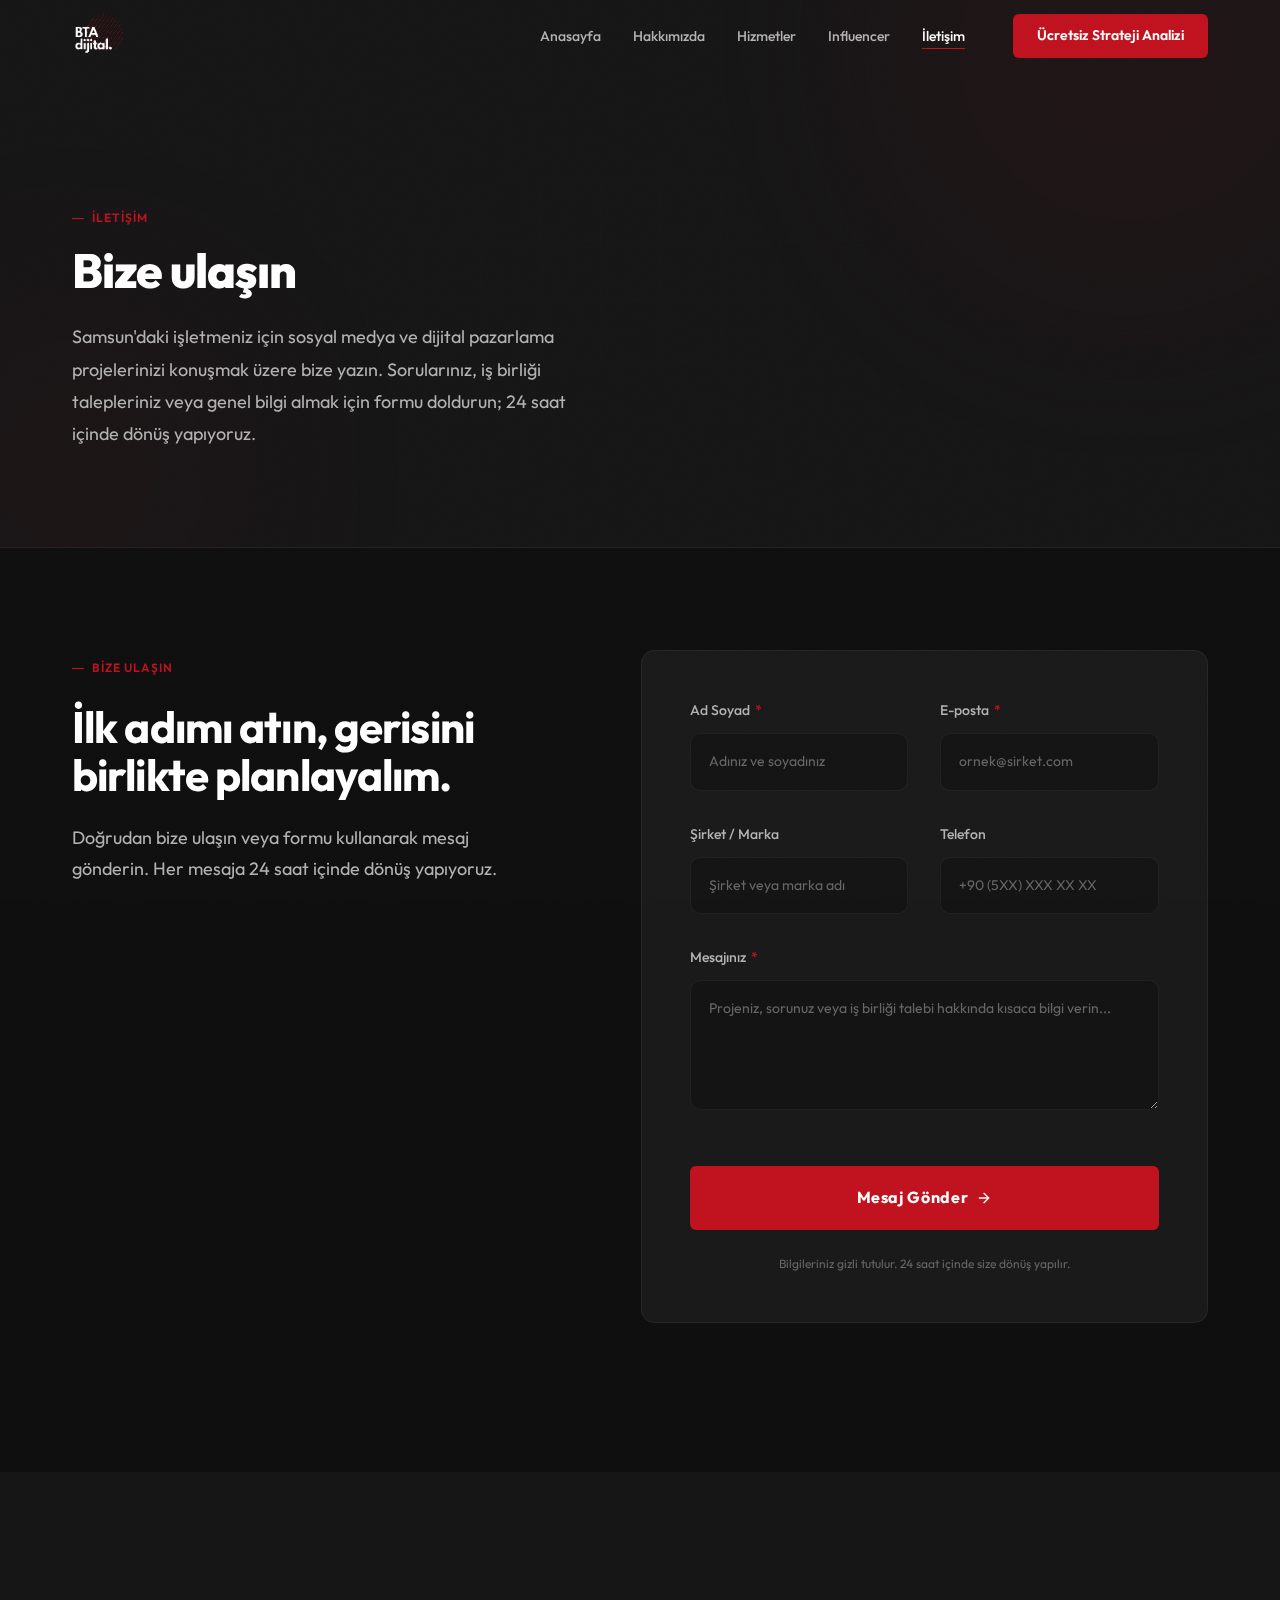
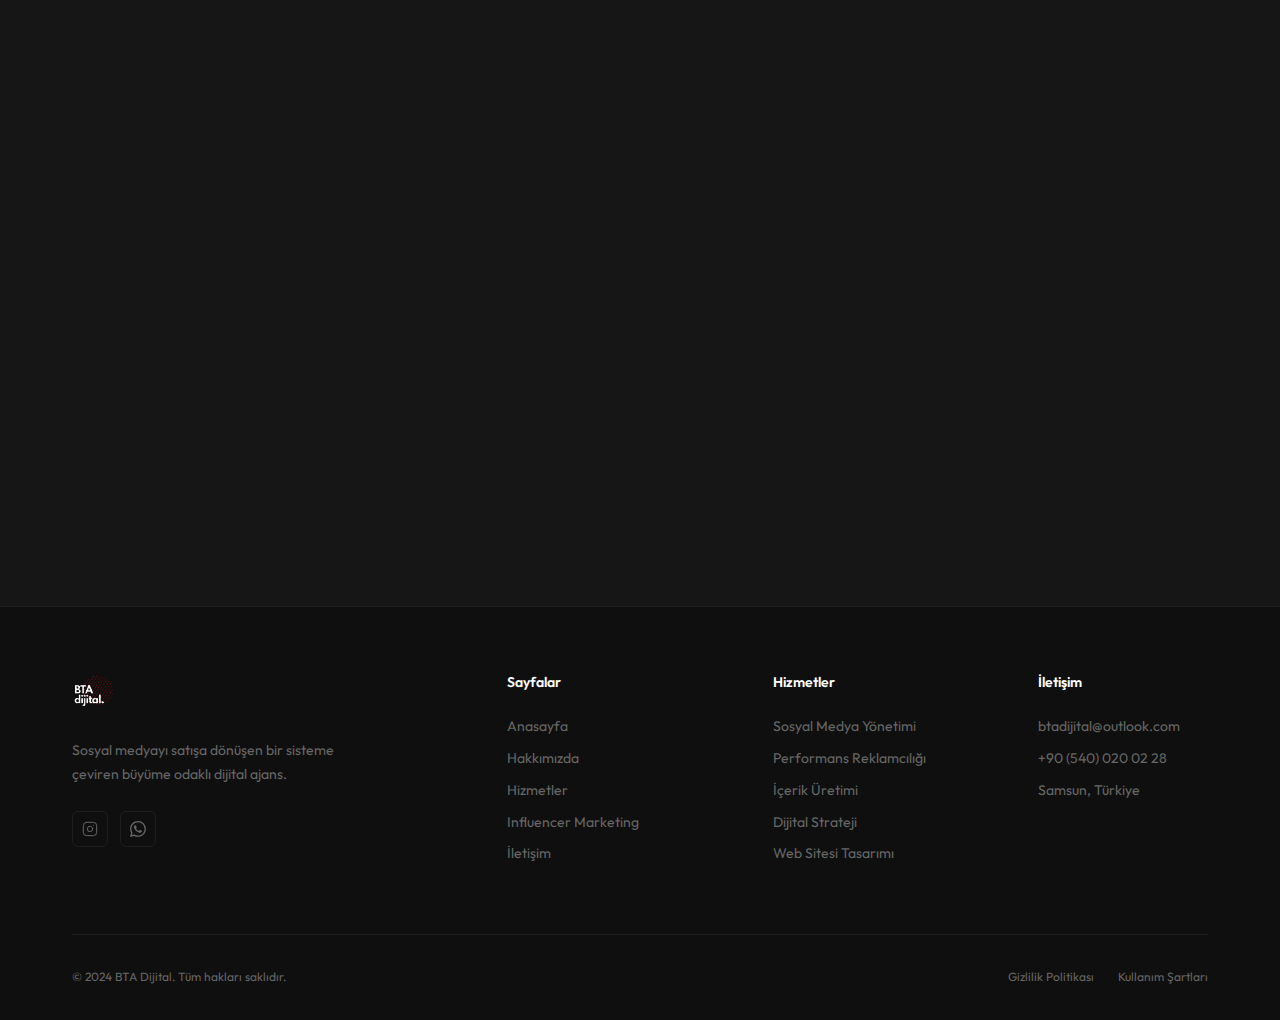
<file: iletisim/index.html>
<!DOCTYPE html>
<html lang="tr">
<head>
  <meta charset="UTF-8">
  <meta name="viewport" content="width=device-width, initial-scale=1.0">
  <meta name="description" content="BTA Dijital ile Samsun'daki sosyal medya ve dijital pazarlama ihtiyaçlarınız için iletişime geçin. Samsun sosyal medya ajansı ekibimiz, form veya telefon üzerinden 24 saat içinde dönüş yapar.">
  <link rel="canonical" href="https://btadijital.com/iletisim/">
  <title>İletişim | BTA Dijital</title>
  <!-- Google tag (gtag.js) -->
  <script async src="https://www.googletagmanager.com/gtag/js?id=G-4EDSD1Y0GF"></script>
  <script>
    window.dataLayer = window.dataLayer || [];
    function gtag(){dataLayer.push(arguments);}
    gtag('js', new Date());

    gtag('config', 'G-4EDSD1Y0GF', {
      anonymize_ip: true
    });
  </script>
  <link rel="preconnect" href="https://fonts.googleapis.com">
  <link rel="preconnect" href="https://fonts.gstatic.com" crossorigin>
  <link href="https://fonts.googleapis.com/css2?family=Outfit:wght@400;500;600;700;800&display=swap" rel="stylesheet">
  <link rel="stylesheet" href="../css/style.css">
</head>
<body>

  <!-- ===== HEADER ===== -->
  <header class="header">
    <div class="container">
      <a href="/" class="logo"><img src="../btadijitallogo.svg" class="nav-logo" alt="BTA Dijital" /></a>
      <nav class="nav">
        <ul class="nav-links">
          <li><a href="/" class="nav-link">Anasayfa</a></li>
          <li><a href="/hakkimizda/" class="nav-link">Hakkımızda</a></li>
          <li><a href="/hizmetler/" class="nav-link">Hizmetler</a></li>
          <li><a href="/influencer/" class="nav-link">Influencer</a></li>
          <li><a href="/iletisim/" class="nav-link active">İletişim</a></li>
        </ul>
        <a href="/strateji-analizi/" class="nav-cta">Ücretsiz Strateji Analizi</a>
      </nav>
      <button class="mobile-toggle" aria-label="Menü"><span></span><span></span><span></span></button>
    </div>
  </header>

  <div class="mobile-menu">
    <a href="/">Anasayfa</a>
    <a href="/hakkimizda/">Hakkımızda</a>
    <a href="/hizmetler/">Hizmetler</a>
    <a href="/influencer/">Influencer</a>
    <a href="/iletisim/">İletişim</a>
    <a href="/strateji-analizi/" class="btn btn--accent">Ücretsiz Strateji Analizi</a>
  </div>

  <!-- ===== PAGE HERO ===== -->
  <section class="page-hero">
    <div class="hero-bg">
      <div class="hero-orb hero-orb--1"></div>
      <div class="hero-orb hero-orb--2"></div>
      <div class="hero-grid"></div>
    </div>
    <div class="container">
      <div class="page-hero__label reveal">İletişim</div>
      <h1 class="page-hero__title reveal reveal-delay-1">Bize ulaşın</h1>
      <p class="page-hero__subtitle reveal reveal-delay-2">
        Samsun'daki işletmeniz için sosyal medya ve dijital pazarlama projelerinizi konuşmak üzere bize yazın. Sorularınız, iş birliği talepleriniz veya genel bilgi almak için formu doldurun; 24 saat içinde dönüş yapıyoruz.
      </p>
    </div>
  </section>

  <!-- ===== CONTACT SECTION ===== -->
  <section class="section">
    <div class="container">
      <div class="contact-grid">

        <!-- Left: Info -->
        <div class="contact-info">
          <div class="section-label reveal">Bize Ulaşın</div>
          <h2 class="section-title reveal reveal-delay-1">İlk adımı atın, gerisini birlikte planlayalım.</h2>
          <p class="section-subtitle reveal reveal-delay-2">
            Doğrudan bize ulaşın veya formu kullanarak mesaj gönderin. Her mesaja 24 saat içinde dönüş yapıyoruz.
          </p>

          <div class="contact-methods reveal reveal-delay-3">
            <div class="contact-method">
              <div class="contact-method__icon">
                <svg xmlns="http://www.w3.org/2000/svg" viewBox="0 0 24 24" fill="none" stroke="currentColor" stroke-width="1.5" stroke-linecap="round" stroke-linejoin="round"><path d="M22 16.92v3a2 2 0 0 1-2.18 2 19.79 19.79 0 0 1-8.63-3.07 19.5 19.5 0 0 1-6-6 19.79 19.79 0 0 1-3.07-8.67A2 2 0 0 1 4.11 2h3a2 2 0 0 1 2 1.72 12.84 12.84 0 0 0 .7 2.81 2 2 0 0 1-.45 2.11L8.09 9.91a16 16 0 0 0 6 6l1.27-1.27a2 2 0 0 1 2.11-.45 12.84 12.84 0 0 0 2.81.7A2 2 0 0 1 22 16.92z"/></svg>
              </div>
              <div class="contact-method__text">
                <strong>Telefon</strong>
                +90 (540) 020 02 28
              </div>
            </div>
            <div class="contact-method">
              <div class="contact-method__icon">
                <svg xmlns="http://www.w3.org/2000/svg" viewBox="0 0 24 24" fill="none" stroke="currentColor" stroke-width="1.5" stroke-linecap="round" stroke-linejoin="round"><rect width="20" height="16" x="2" y="4" rx="2"/><path d="m22 7-8.97 5.7a1.94 1.94 0 0 1-2.06 0L2 7"/></svg>
              </div>
              <div class="contact-method__text">
                <strong>E-posta</strong>
                btadijital@outlook.com
              </div>
            </div>
            <div class="contact-method">
              <div class="contact-method__icon">
                <svg xmlns="http://www.w3.org/2000/svg" viewBox="0 0 24 24" fill="none" stroke="currentColor" stroke-width="1.5" stroke-linecap="round" stroke-linejoin="round"><path d="M20 10c0 6-8 12-8 12s-8-6-8-12a8 8 0 0 1 16 0Z"/><circle cx="12" cy="10" r="3"/></svg>
              </div>
              <div class="contact-method__text">
                <strong>Konum</strong>
                Samsun, Türkiye
              </div>
            </div>
          </div>

          <div class="contact-trust reveal reveal-delay-4">
            <p class="contact-trust__title">Stratejik analiz mi istiyorsunuz?</p>
            <div class="contact-trust__list">
              <div class="service-feature">
                <svg xmlns="http://www.w3.org/2000/svg" viewBox="0 0 24 24" fill="none" stroke="currentColor" stroke-width="2" stroke-linecap="round" stroke-linejoin="round"><polyline points="20 6 9 17 4 12"/></svg>
                Markanızın dijital durumunu analiz edelim
              </div>
              <div class="service-feature">
                <svg xmlns="http://www.w3.org/2000/svg" viewBox="0 0 24 24" fill="none" stroke="currentColor" stroke-width="2" stroke-linecap="round" stroke-linejoin="round"><polyline points="20 6 9 17 4 12"/></svg>
                Büyüme fırsatlarını birlikte belirleyelim
              </div>
              <div class="service-feature">
                <svg xmlns="http://www.w3.org/2000/svg" viewBox="0 0 24 24" fill="none" stroke="currentColor" stroke-width="2" stroke-linecap="round" stroke-linejoin="round"><polyline points="20 6 9 17 4 12"/></svg>
                <a href="/strateji-analizi/" class="contact-trust__link">Ücretsiz Strateji Analizi sayfasına gidin →</a>
              </div>
            </div>
          </div>
        </div>

        <!-- Right: Form -->
        <div class="contact-form-wrapper reveal reveal-delay-2">
          <form id="contactForm">
            <input type="hidden" name="form_type" value="contact_form">
            <div class="form-row">
              <div class="form-group">
                <label class="form-label" for="name">Ad Soyad <span class="form-required">*</span></label>
                <input type="text" id="name" name="name" class="form-input" placeholder="Adınız ve soyadınız" data-required>
                <p class="form-error">Lütfen adınızı ve soyadınızı girin.</p>
              </div>
              <div class="form-group">
                <label class="form-label" for="email">E-posta <span class="form-required">*</span></label>
                <input type="email" id="email" name="email" class="form-input" placeholder="ornek@sirket.com" data-required>
                <p class="form-error">Lütfen e-posta adresinizi girin.</p>
              </div>
            </div>

            <div class="form-row">
              <div class="form-group">
                <label class="form-label" for="company">Şirket / Marka</label>
                <input type="text" id="company" name="company" class="form-input" placeholder="Şirket veya marka adı">
              </div>
              <div class="form-group">
                <label class="form-label" for="phone">Telefon</label>
                <input type="tel" id="phone" name="phone" class="form-input" placeholder="+90 (5XX) XXX XX XX">
              </div>
            </div>

            <div class="form-group">
              <label class="form-label" for="message">Mesajınız <span class="form-required">*</span></label>
              <textarea id="message" name="message" class="form-textarea" placeholder="Projeniz, sorunuz veya iş birliği talebi hakkında kısaca bilgi verin..." data-required></textarea>
              <p class="form-error">Lütfen mesajınızı yazın.</p>
            </div>

            <button type="submit" class="btn btn--accent btn--large form-submit">
              Mesaj Gönder
              <svg xmlns="http://www.w3.org/2000/svg" viewBox="0 0 24 24" fill="none" stroke="currentColor" stroke-width="2" stroke-linecap="round" stroke-linejoin="round"><path d="M5 12h14"/><path d="m12 5 7 7-7 7"/></svg>
            </button>
            <p class="form-note">Bilgileriniz gizli tutulur. 24 saat içinde size dönüş yapılır.</p>
            <p class="form-error form-submit-error" aria-live="polite"></p>
          </form>

          <div class="form-success">
            <div class="form-success__icon">
              <svg xmlns="http://www.w3.org/2000/svg" viewBox="0 0 24 24" fill="none" stroke="currentColor" stroke-width="2" stroke-linecap="round" stroke-linejoin="round"><polyline points="20 6 9 17 4 12"/></svg>
            </div>
            <h3 class="form-success__title">Mesajınız alındı!</h3>
            <p class="form-success__text">En kısa sürede size dönüş yapacağız. Teşekkür ederiz.</p>
          </div>
        </div>
      </div>
    </div>
  </section>

  <!-- ===== FAQ ===== -->
  <section class="section section--dark">
    <div class="container">
      <div class="section-header section-header--center">
        <div class="section-label reveal">Sık Sorulan Sorular</div>
        <h2 class="section-title reveal reveal-delay-1">İletişime geçmeden önce merak edilenler</h2>
      </div>

      <div class="faq-list">
        <div class="faq-item reveal">
          <button class="faq-question">
            İlk görüşme gerçekten ücretsiz mi?
            <span class="faq-icon"></span>
          </button>
          <div class="faq-answer">
            <div class="faq-answer__inner">
              Evet, tamamen ücretsiz. İlk görüşmede markanızı tanımak, hedeflerinizi anlamak ve size uygun bir yaklaşım önerebilmek istiyoruz. Bu görüşme bir satış baskısı değil, karşılıklı değerlendirme fırsatıdır.
            </div>
          </div>
        </div>

        <div class="faq-item reveal">
          <button class="faq-question">
            Ne kadar sürede dönüş yapıyorsunuz?
            <span class="faq-icon"></span>
          </button>
          <div class="faq-answer">
            <div class="faq-answer__inner">
              Form gönderiminden sonra en geç 24 saat içinde size e-posta veya telefon ile dönüş yapıyoruz. Genellikle aynı iş günü içinde yanıt alırsınız.
            </div>
          </div>
        </div>

        <div class="faq-item reveal">
          <button class="faq-question">
            Hangi sektörlerle çalışıyorsunuz?
            <span class="faq-icon"></span>
          </button>
          <div class="faq-answer">
            <div class="faq-answer__inner">
              Belirli bir sektör kısıtlamamız yok. E-ticaret, hizmet sektörü, SaaS, moda, gıda, sağlık, eğitim gibi birçok farklı alanda deneyimimiz var. Önemli olan sektör değil, büyüme iradesi ve dijital kanallara yatırım yapma kararlılığıdır.
            </div>
          </div>
        </div>

        <div class="faq-item reveal">
          <button class="faq-question">
            Uzaktan çalışabiliyor musunuz?
            <span class="faq-icon"></span>
          </button>
          <div class="faq-answer">
            <div class="faq-answer__inner">
              Evet. Tüm süreçlerimiz dijital ortamda yürütülür. Türkiye'nin her yerinden ve yurt dışından müşterilerimizle uzaktan çalışıyoruz. Düzenli video toplantılar, anlık mesajlaşma ve paylaşımlı raporlama araçlarıyla sürekli iletişim halinde oluyoruz.
            </div>
          </div>
        </div>
      </div>
    </div>
  </section>

  <!-- ===== FOOTER ===== -->
  <footer class="footer">
    <div class="container">
      <div class="footer-grid">
        <div class="footer-brand">
          <a href="/" class="logo"><img src="../btadijitallogo.svg" class="footer-logo" alt="BTA Dijital" /></a>
          <p>Sosyal medyayı satışa dönüşen bir sisteme çeviren büyüme odaklı dijital ajans.</p>
          <div class="footer-social">
            <a href="https://instagram.com/btadijital" aria-label="Instagram"><svg xmlns="http://www.w3.org/2000/svg" viewBox="0 0 24 24" fill="none" stroke="currentColor" stroke-width="1.5" stroke-linecap="round" stroke-linejoin="round"><rect width="20" height="20" x="2" y="2" rx="5" ry="5"/><path d="M16 11.37A4 4 0 1 1 12.63 8 4 4 0 0 1 16 11.37z"/><line x1="17.5" x2="17.51" y1="6.5" y2="6.5"/></svg></a>
            <a href="https://wa.me/905400200228?text=Merhaba,%20hizmetleriniz%20hakkında%20bilgi%20almak%20istiyorum" target="_blank" rel="noopener noreferrer" aria-label="WhatsApp"><svg xmlns="http://www.w3.org/2000/svg" width="18" height="18" fill="currentColor" class="bi bi-whatsapp" viewBox="0 0 16 16">
              <path d="M13.601 2.326A7.85 7.85 0 0 0 7.994 0C3.627 0 .068 3.558.064 7.926c0 1.399.366 2.76 1.057 3.965L0 16l4.204-1.102a7.9 7.9 0 0 0 3.79.965h.004c4.368 0 7.926-3.558 7.93-7.93A7.9 7.9 0 0 0 13.6 2.326zM7.994 14.521a6.6 6.6 0 0 1-3.356-.92l-.24-.144-2.494.654.666-2.433-.156-.251a6.56 6.56 0 0 1-1.007-3.505c0-3.626 2.957-6.584 6.591-6.584a6.56 6.56 0 0 1 4.66 1.931 6.56 6.56 0 0 1 1.928 4.66c-.004 3.639-2.961 6.592-6.592 6.592m3.615-4.934c-.197-.099-1.17-.578-1.353-.646-.182-.065-.315-.099-.445.099-.133.197-.513.646-.627.775-.114.133-.232.148-.43.05-.197-.1-.836-.308-1.592-.985-.59-.525-.985-1.175-1.103-1.372-.114-.198-.011-.304.088-.403.087-.088.197-.232.296-.346.1-.114.133-.198.198-.33.065-.134.034-.248-.015-.347-.05-.099-.445-1.076-.612-1.47-.16-.389-.323-.335-.445-.34-.114-.007-.247-.007-.38-.007a.73.73 0 0 0-.529.247c-.182.198-.691.677-.691 1.654s.71 1.916.81 2.049c.098.133 1.394 2.132 3.383 2.992.47.205.84.326 1.129.418.475.152.904.129 1.246.08.38-.058 1.171-.48 1.338-.943.164-.464.164-.86.114-.943-.049-.084-.182-.133-.38-.232"/>
            </svg></a>
          </div>
        </div>
        <div class="footer-col">
          <h4>Sayfalar</h4>
          <a href="/">Anasayfa</a>
          <a href="/hakkimizda/">Hakkımızda</a>
          <a href="/hizmetler/">Hizmetler</a>
          <a href="/influencer/">Influencer Marketing</a>
          <a href="/iletisim/">İletişim</a>
        </div>
        <div class="footer-col">
          <h4>Hizmetler</h4>
          <a href="/hizmetler/">Sosyal Medya Yönetimi</a>
          <a href="/hizmetler/">Performans Reklamcılığı</a>
          <a href="/hizmetler/">İçerik Üretimi</a>
          <a href="/hizmetler/">Dijital Strateji</a>
          <a href="/hizmetler/">Web Sitesi Tasarımı</a>
        </div>
        <div class="footer-col">
          <h4>İletişim</h4>
          <a href="mailto:btadijital@outlook.com">btadijital@outlook.com</a>
          <a href="tel:+905400200228">+90 (540) 020 02 28</a>
          <a>Samsun, Türkiye</a>
        </div>
      </div>
      <div class="footer-bottom">
        <span>&copy; 2024 BTA Dijital. Tüm hakları saklıdır.</span>
        <div class="footer-bottom-links">
          <a href="/gizlilik-politikasi/">Gizlilik Politikası</a>
          <a href="/kullanim-sartlari/">Kullanım Şartları</a>
        </div>
      </div>
    </div>
  </footer>

  <script src="../js/main.js"></script>
</body>
</html>
</file>
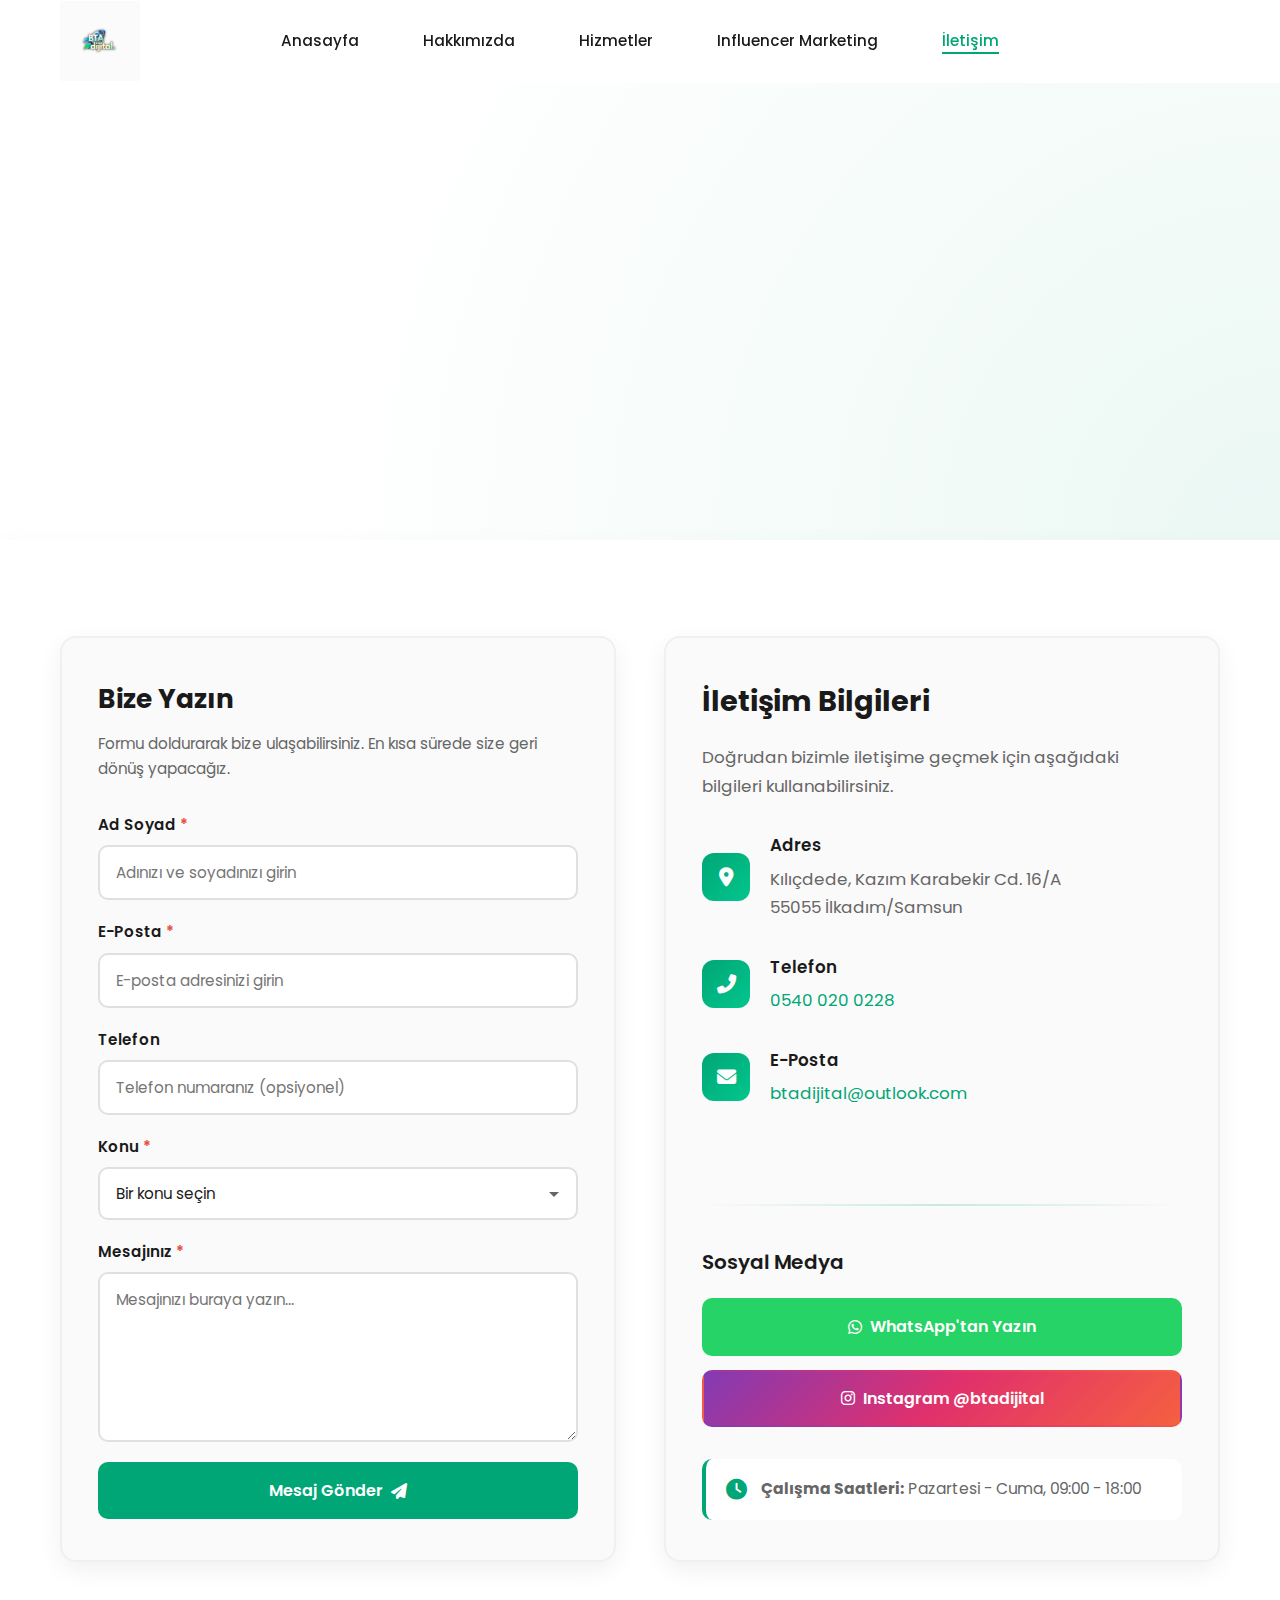
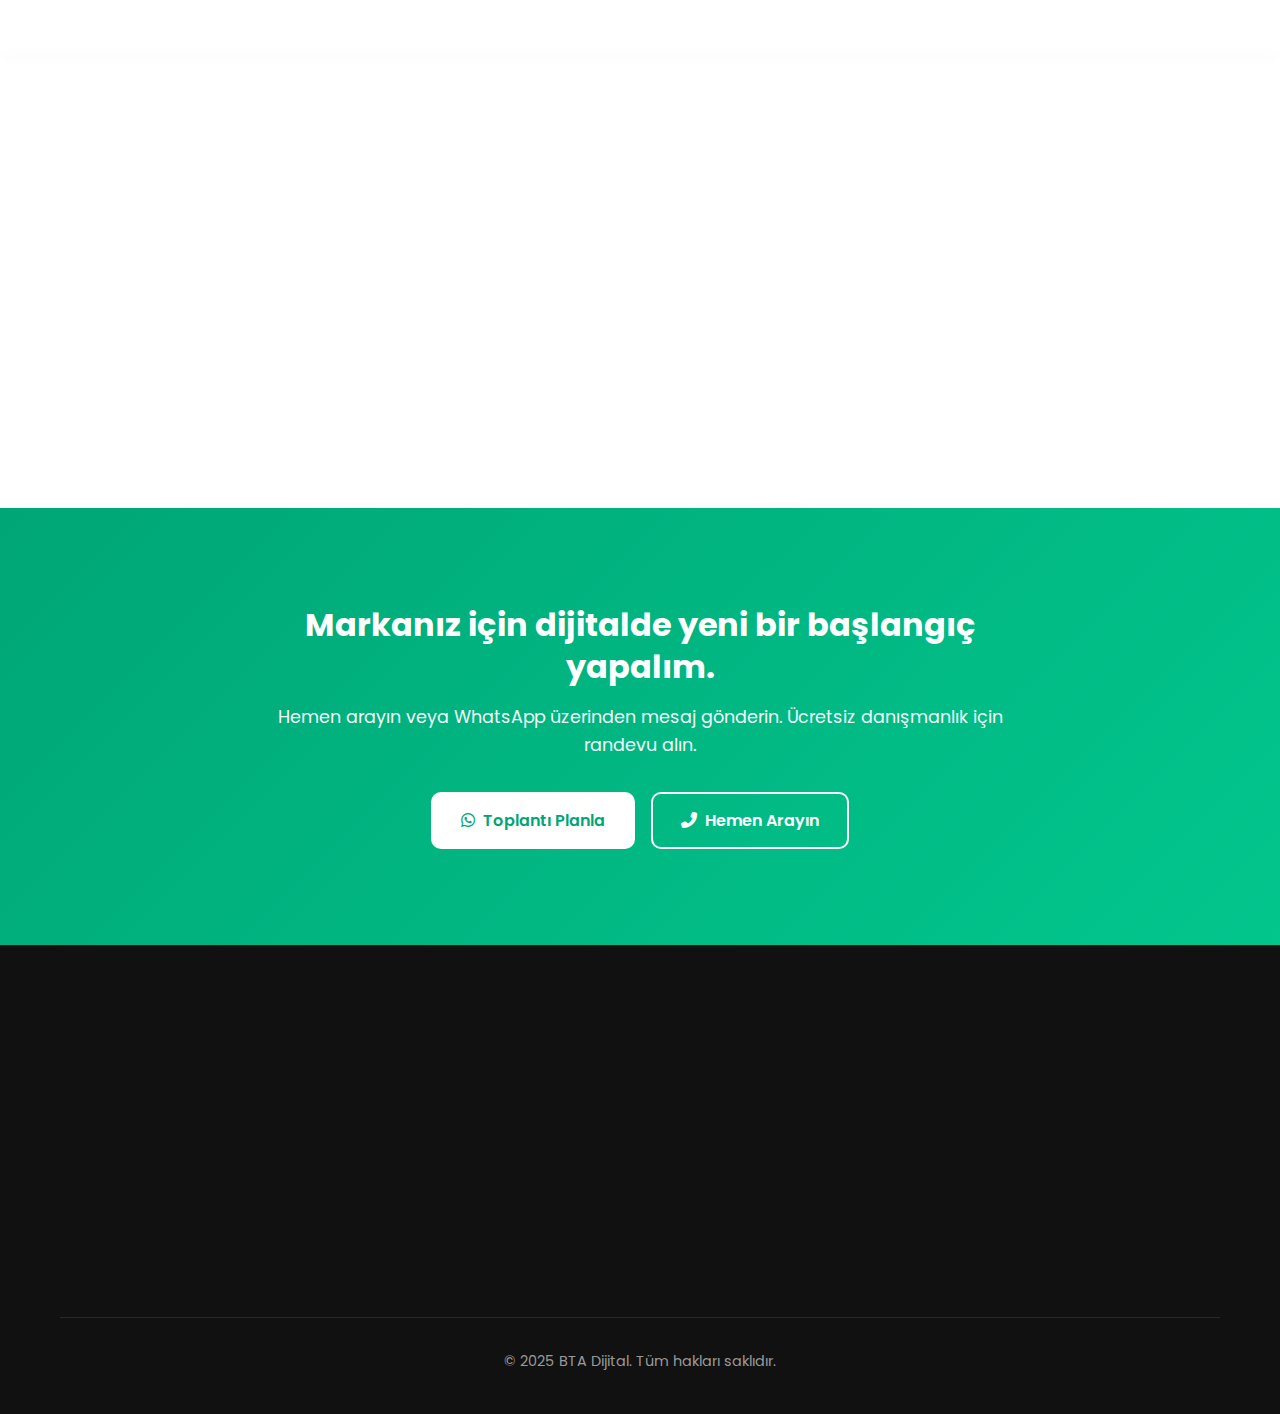
<file: Iletisim/index.html>
<!DOCTYPE html>
<html lang="tr">
<head>
    <meta charset="UTF-8">
    <meta name="viewport" content="width=device-width, initial-scale=1.0">
    <meta name="description" content="BTA Dijital ile iletişime geçin. Markanızı dijitalde büyütmek için bizimle çalışın.">
    <title>İletişim | BTA Dijital</title>
    
    <!-- Google Search Console Verification -->
    <meta name="google-site-verification" content="TA3Tt3kz4vtyVcDxc3JPbptgSsFMAsefwqFLBjFq1G0">
    
    <!-- Google Analytics 4 -->
    <script async src="https://www.googletagmanager.com/gtag/js?id=G-4EDSD1Y0GF"></script>
    <script>
      window.dataLayer = window.dataLayer || [];
      function gtag(){dataLayer.push(arguments);}
      gtag('js', new Date());
      gtag('config', 'G-4EDSD1Y0GF');
    </script>
    
    <!-- Canonical URL -->
    <link rel="canonical" href="https://btadijital.com/Iletisim/">
    
    <!-- Favicon -->
    <link rel="icon" type="image/jpeg" href="../btadijitallogo.jpg">
    
    <!-- Open Graph Meta Tags -->
    <meta property="og:title" content="İletişim | BTA Dijital">
    <meta property="og:description" content="BTA Dijital ile iletişime geçin.">
    <meta property="og:image" content="https://btadijital.com/images/og-default.jpg">
    <meta property="og:url" content="https://btadijital.com/Iletisim/">
    <meta property="og:type" content="website">
    <meta property="og:locale" content="tr_TR">
    
    <!-- Twitter Card Meta Tags -->
    <meta name="twitter:card" content="summary_large_image">
    <meta name="twitter:title" content="İletişim – BTA Dijital">
    <meta name="twitter:description" content="Dijital pazarlama hizmetleri için BTA Dijital ile iletişime geçin.">
    <meta name="twitter:image" content="https://btadijital.com/btadijitallogo.jpg">
    
    <!-- Google Fonts - Poppins -->
    <link rel="preconnect" href="https://fonts.googleapis.com">
    <link rel="preconnect" href="https://fonts.gstatic.com" crossorigin>
    <link href="https://fonts.googleapis.com/css2?family=Poppins:wght@400;500;600;700&display=swap" rel="stylesheet">
    
    <!-- Font Awesome for Icons -->
    <link rel="stylesheet" href="https://cdnjs.cloudflare.com/ajax/libs/font-awesome/6.4.0/css/all.min.css">
    
    <!-- Main Stylesheet -->
    <link rel="stylesheet" href="../style.css">
    
    <!-- Breadcrumb Schema -->
    <script type="application/ld+json">
    {
      "@context": "https://schema.org",
      "@type": "BreadcrumbList",
      "itemListElement": [{
        "@type": "ListItem",
        "position": 1,
        "name": "Anasayfa",
        "item": "https://btadijital.com/"
      },{
        "@type": "ListItem",
        "position": 2,
        "name": "İletişim",
        "item": "https://btadijital.com/Iletisim/"
      }]
    }
    </script>
    
    <!-- ContactPage Schema -->
    <script type="application/ld+json">
    {
      "@context": "https://schema.org",
      "@type": "ContactPage",
      "name": "İletişim - BTA Dijital",
      "description": "BTA Dijital ile iletişime geçin",
      "url": "https://btadijital.com/Iletisim/"
    }
    </script>
</head>
<body>
    
    <!-- HEADER / NAVIGATION -->
    <header class="header" id="header">
        <nav class="navbar">
            <div class="container">
                <div class="nav-wrapper">
                    <!-- Logo -->
                    <div class="logo">
                        <a href="/">
                            <img src="../btadijitallogo.jpg" alt="BTA Dijital Logo" width="178" height="50">
                        </a>
                    </div>
                    
                    <!-- Desktop Navigation -->
                    <ul class="nav-menu" id="navMenu">
                        <li class="nav-item">
                            <a href="/" class="nav-link">Anasayfa</a>
                        </li>
                        <li class="nav-item">
                            <a href="/Hakkimizda/" class="nav-link">Hakkımızda</a>
                        </li>
                        <li class="nav-item">
                            <a href="/Hizmetler/" class="nav-link">Hizmetler</a>
                        </li>
                        <li class="nav-item">
                            <a href="/Influencer/" class="nav-link">Influencer Marketing</a>
                        </li>
                        <li class="nav-item">
                            <a href="/Iletisim/" class="nav-link active">İletişim</a>
                        </li>
                    </ul>
                    
                    <!-- Mobile Hamburger Menu -->
                    <div class="hamburger" id="hamburger">
                        <span class="bar"></span>
                        <span class="bar"></span>
                        <span class="bar"></span>
                    </div>
                </div>
            </div>
        </nav>
    </header>

    <!-- CONTACT HERO -->
    <section class="contact-hero">
        <div class="hero-shape"></div>
        <div class="container">
            <div class="contact-hero-content">
                <h1 class="contact-hero-title">Bizimle İletişime Geçin</h1>
                <p class="contact-hero-subtitle">Sorularınız, projeleriniz veya işbirliği talepleriniz için bizimle iletişime geçebilirsiniz.</p>
            </div>
        </div>
    </section>

    <!-- CONTACT SECTION -->
    <section class="contact-section">
        <div class="container">
            <div class="contact-container">
                <!-- Contact Form -->
                <div class="contact-form">
                    <h2 class="contact-form-title">Bize Yazın</h2>
                    <p class="contact-form-desc">Formu doldurarak bize ulaşabilirsiniz. En kısa sürede size geri dönüş yapacağız.</p>
                    <form action="https://formspree.io/f/mwprynvz" method="POST" id="contactForm" class="form">
                        <div class="form-group">
                            <label for="name">Ad Soyad <span class="required">*</span></label>
                            <input type="text" id="name" name="name" placeholder="Adınızı ve soyadınızı girin" required>
                        </div>
                        <div class="form-group">
                            <label for="email">E-Posta <span class="required">*</span></label>
                            <input type="email" id="email" name="email" placeholder="E-posta adresinizi girin" required>
                        </div>
                        <div class="form-group">
                            <label for="phone">Telefon</label>
                            <input type="tel" id="phone" name="phone" placeholder="Telefon numaranız (opsiyonel)">
                        </div>
                        <div class="form-group">
                            <label for="subject">Konu <span class="required">*</span></label>
                            <select id="subject" name="subject" required>
                                <option value="">Bir konu seçin</option>
                                <option value="genel">Genel Bilgi</option>
                                <option value="teklif">Teklif Talebi</option>
                                <option value="sosyal-medya">Sosyal Medya Yönetimi</option>
                                <option value="reklam">Reklam Stratejileri</option>
                                <option value="web">Web Sitesi Tasarımı</option>
                                <option value="influencer">Influencer Marketing</option>
                                <option value="diger">Diğer</option>
                            </select>
                        </div>
                        <div class="form-group">
                            <label for="message">Mesajınız <span class="required">*</span></label>
                            <textarea id="message" name="message" rows="6" placeholder="Mesajınızı buraya yazın..." required></textarea>
                        </div>
                        <button type="submit" class="btn btn-primary">
                            <span>Mesaj Gönder</span>
                            <i class="fas fa-paper-plane"></i>
                        </button>
                    </form>
                    <div id="formFeedback" class="form-feedback"></div>
                </div>

                <!-- Contact Info -->
                <div class="contact-info">
                    <h2 class="contact-info-title">İletişim Bilgileri</h2>
                    <p class="contact-info-desc">Doğrudan bizimle iletişime geçmek için aşağıdaki bilgileri kullanabilirsiniz.</p>
                    
                    <ul class="contact-info-list">
                        <li class="contact-info-item">
                            <div class="contact-icon">
                                <i class="fas fa-map-marker-alt"></i>
                            </div>
                            <div class="contact-details">
                                <h4>Adres</h4>
                                <p>Kılıçdede, Kazım Karabekir Cd. 16/A<br>55055 İlkadım/Samsun</p>
                            </div>
                        </li>
                        <li class="contact-info-item">
                            <div class="contact-icon">
                                <i class="fas fa-phone-alt"></i>
                            </div>
                            <div class="contact-details">
                                <h4>Telefon</h4>
                                <p><a href="tel:+905400200228">0540 020 0228</a></p>
                            </div>
                        </li>
                        <li class="contact-info-item">
                            <div class="contact-icon">
                                <i class="fas fa-envelope"></i>
                            </div>
                            <div class="contact-details">
                                <h4>E-Posta</h4>
                                <p><a href="mailto:btadijital@outlook.com">btadijital@outlook.com</a></p>
                            </div>
                        </li>
                    </ul>
                    
                    <div class="contact-info-divider"></div>
                    
                    <h3 class="contact-social-title">Sosyal Medya</h3>
                    <div class="contact-buttons">
                        <a href="https://wa.me/905400200228" target="_blank" rel="noopener noreferrer" class="btn btn-whatsapp">
                            <i class="fab fa-whatsapp"></i>
                            WhatsApp'tan Yazın
                        </a>
                        <a href="https://www.instagram.com/btadijital" target="_blank" rel="noopener noreferrer" class="btn btn-instagram">
                            <i class="fab fa-instagram"></i>
                            Instagram @btadijital
                        </a>
                    </div>
                    
                    <div class="contact-info-note">
                        <i class="fas fa-clock"></i>
                        <p><strong>Çalışma Saatleri:</strong> Pazartesi - Cuma, 09:00 - 18:00</p>
                    </div>
                </div>
            </div>
        </div>
    </section>

    <!-- MAP SECTION -->
    <section class="contact-map">
        <iframe
            src="https://www.google.com/maps/embed?pb=!1m18!1m12!1m3!1d3012.565865835318!2d36.3310!3d41.2845!2m3!1f0!2f0!3f0!3m2!1i1024!2i768!4f13.1!3m3!1m2!1s0x4088753e6f1f0e2b%3A0x1a1cdd9efbe1cf7b!2sK%C4%B1l%C4%B1%C3%A7dede%2C%20Kaz%C4%B1m%20Karabekir%20Cd.%2016%2FA%2C%2055055%20%C4%B0lkad%C4%B1m%2FSamsun!5e0!3m2!1str!2str!4v20231021000000"
            width="100%" 
            height="450" 
            style="border:0;" 
            allowfullscreen="" 
            loading="lazy"
            referrerpolicy="no-referrer-when-downgrade"
            title="BTA Dijital Ofis Konumu">
        </iframe>
    </section>

    <!-- CONTACT CTA -->
    <section class="contact-cta">
        <div class="container">
            <div class="contact-cta-content">
                <h2 class="contact-cta-title">Markanız için dijitalde yeni bir başlangıç yapalım.</h2>
                <p class="contact-cta-text">Hemen arayın veya WhatsApp üzerinden mesaj gönderin. Ücretsiz danışmanlık için randevu alın.</p>
                <div class="contact-cta-buttons">
                    <a href="https://wa.me/905400200228" target="_blank" rel="noopener noreferrer" class="btn btn-white">
                        <i class="fab fa-whatsapp"></i>
                        Toplantı Planla
                    </a>
                    <a href="tel:+905400200228" class="btn btn-white-outline">
                        <i class="fas fa-phone-alt"></i>
                        Hemen Arayın
                    </a>
                </div>
            </div>
        </div>
    </section>

    <!-- FOOTER -->
    <footer class="footer">
        <div class="container">
            <div class="footer-content">
                
                <!-- Column 1: Logo & Tagline -->
                <div class="footer-column">
                    <div class="footer-logo">
                        <img src="../btadijitallogo.jpg" alt="BTA Dijital Logo" loading="lazy" width="150" height="50">
                    </div>
                    <p class="footer-tagline">
                        BTA Dijital — Dijitalde Gücünü Keşfet.
                    </p>
                    <p class="footer-designed">
                        Designed by BTA Dijital
                    </p>
                </div>
                
                <!-- Column 2: Quick Links -->
                <div class="footer-column">
                    <h3 class="footer-title">Hızlı Bağlantılar</h3>
                    <ul class="footer-links">
                        <li><a href="/">Anasayfa</a></li>
                        <li><a href="/Hakkimizda/">Hakkımızda</a></li>
                        <li><a href="/Hizmetler/">Hizmetler</a></li>
                        <li><a href="/Influencer/">Influencer Marketing</a></li>
                        <li><a href="/Iletisim/">İletişim</a></li>
                    </ul>
                </div>
                
                <!-- Column 3: Contact Info -->
                <div class="footer-column">
                    <h3 class="footer-title">İletişim Bilgileri</h3>
                    <ul class="footer-contact">
                        <li>
                            <i class="fas fa-envelope"></i>
                            <a href="mailto:btadijital@outlook.com">btadijital@outlook.com</a>
                        </li>
                        <li>
                            <i class="fas fa-phone"></i>
                            <a href="tel:05400200228">0540 020 0228</a>
                        </li>
                        <li>
                            <i class="fas fa-building"></i>
                            <span>Kılıçdede, Kazım Karabekir Cd. 16/A 55055 İlkadım/Samsun</span>
                        </li>
                    </ul>
                    <div class="social-icons">
                        <a href="https://www.instagram.com/btadijital" target="_blank" rel="noopener noreferrer" aria-label="Instagram" class="social-link social-instagram">
                            <i class="fab fa-instagram"></i>
                        </a>
                        <a href="https://wa.me/905400200228" target="_blank" rel="noopener noreferrer" aria-label="WhatsApp" class="social-link social-whatsapp">
                            <i class="fab fa-whatsapp"></i>
                        </a>
                    </div>
                </div>
                
            </div>
            
            <!-- Copyright -->
            <div class="footer-bottom">
                <p>&copy; 2025 BTA Dijital. Tüm hakları saklıdır.</p>
            </div>
        </div>
    </footer>

    <!-- Main JavaScript -->
    <script src="../script.js" defer></script>
    
    <!-- Formspree Form Handler -->
    <script>
      const form = document.getElementById('contactForm');
      form.addEventListener('submit', async (e) => {
        e.preventDefault();
        const response = await fetch(form.action, {
          method: form.method,
          body: new FormData(form),
          headers: { 'Accept': 'application/json' }
        });
        if (response.ok) {
          alert('Mesajınız başarıyla gönderildi! En kısa sürede sizinle iletişime geçeceğiz.');
          form.reset();
        } else {
          alert('Bir hata oluştu, lütfen tekrar deneyin.');
        }
      });
    </script>
</body>
</html>
</file>
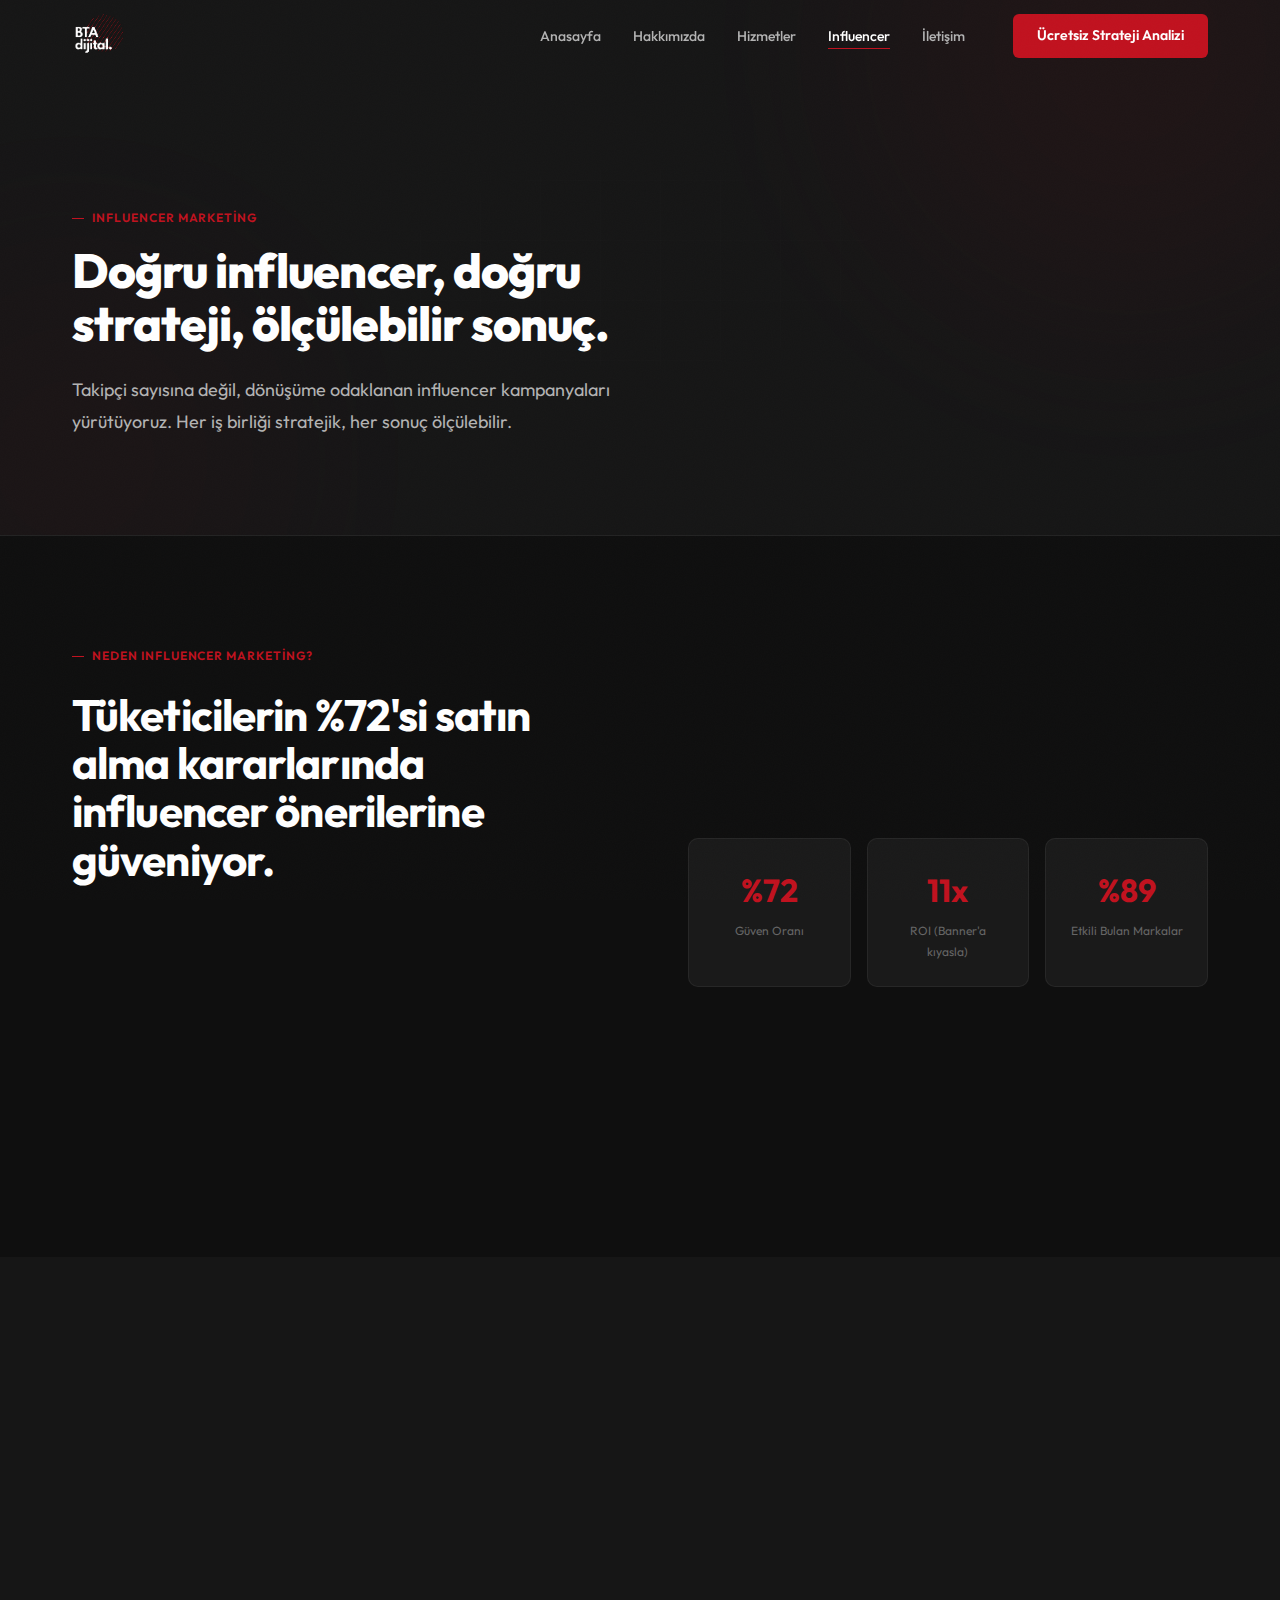
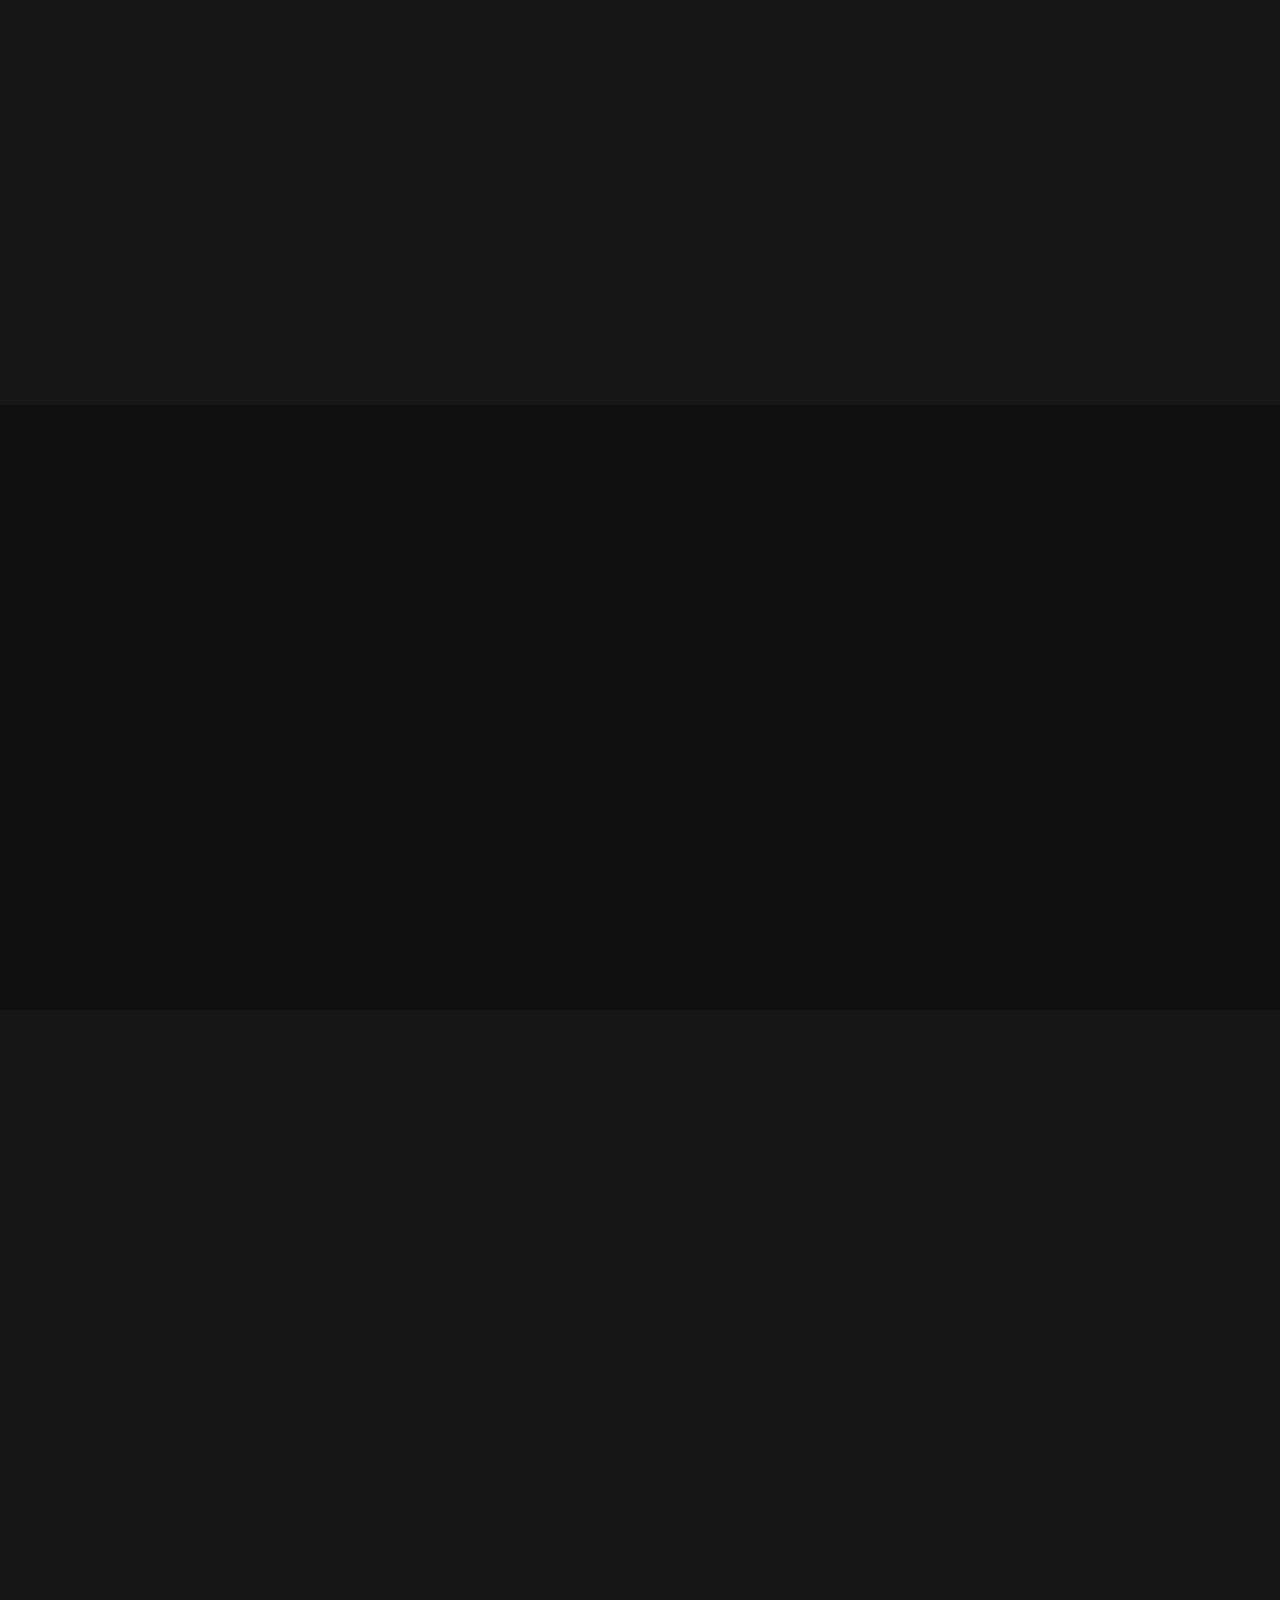
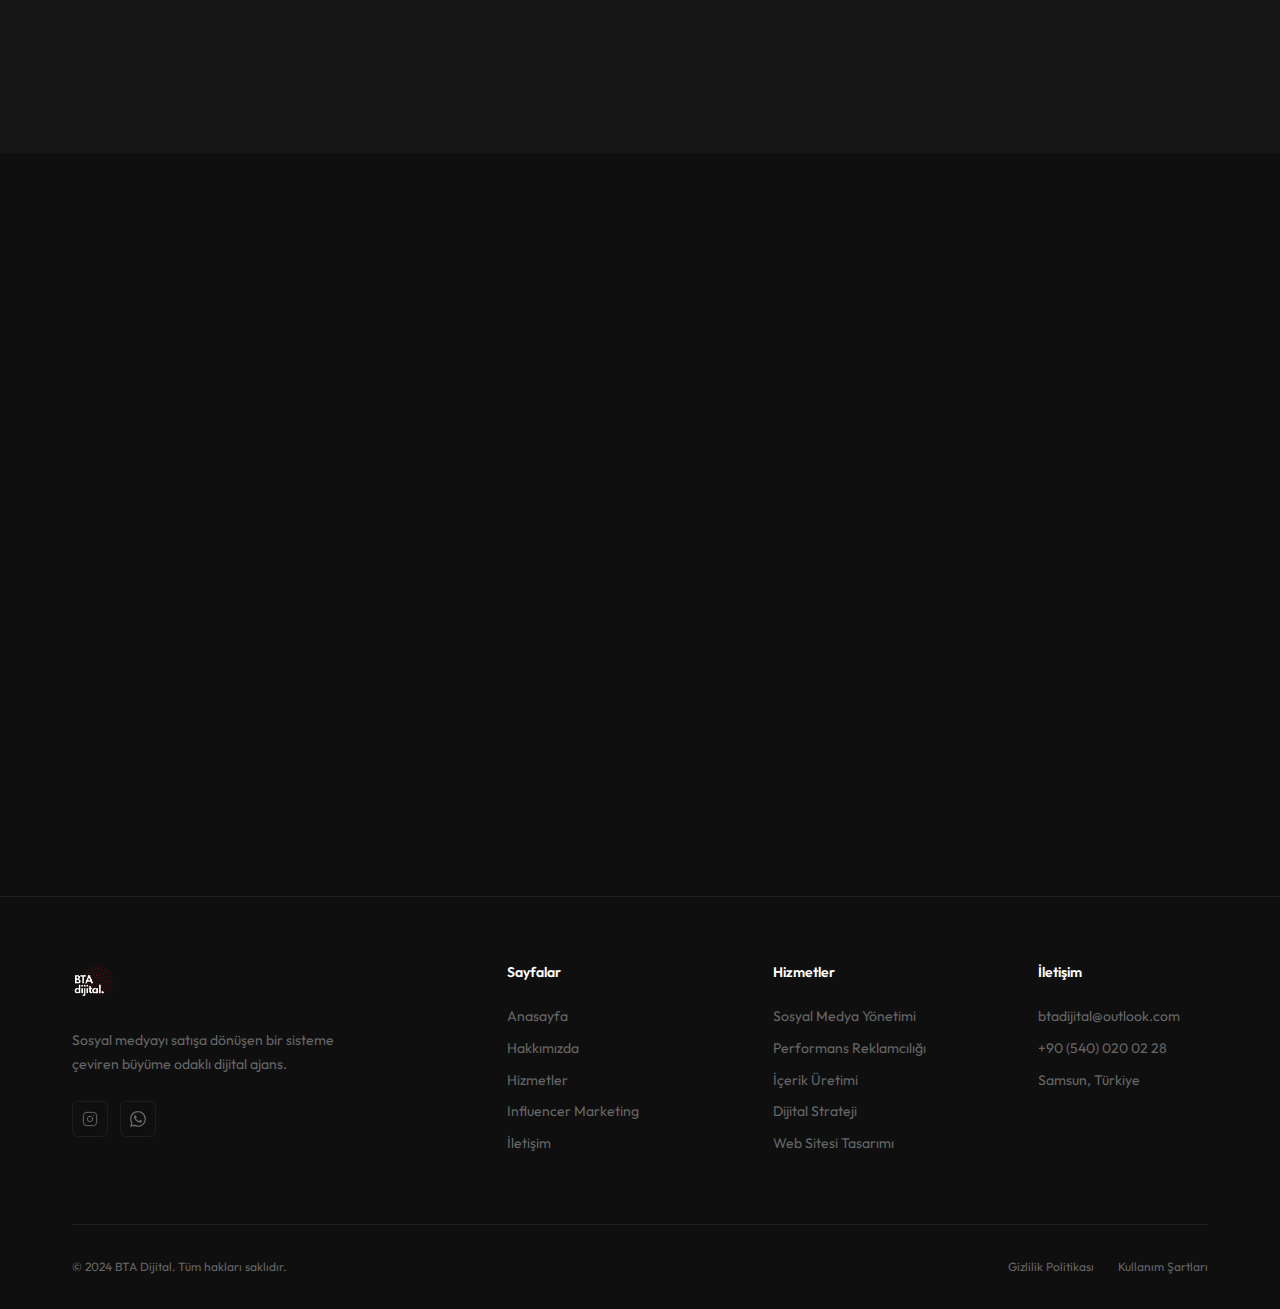
<file: influencer/index.html>
<!DOCTYPE html>
<html lang="tr">
<head>
  <meta charset="UTF-8">
  <meta name="viewport" content="width=device-width, initial-scale=1.0">
  <meta name="description" content="BTA Dijital Influencer Marketing — Samsun merkezli dijital ajans olarak doğru influencer, doğru strateji ve ölçülebilir sonuçlar ile satışa dönüşen kampanyalar tasarlarız.">
  <link rel="canonical" href="https://btadijital.com/influencer/">
  <title>Influencer Marketing | BTA Dijital Samsun</title>
  <link rel="icon" type="image/svg+xml" href="/btadijitallogo.svg">
  <!-- Google tag (gtag.js) -->
  <script async src="https://www.googletagmanager.com/gtag/js?id=G-4EDSD1Y0GF"></script>
  <script>
    window.dataLayer = window.dataLayer || [];
    function gtag(){dataLayer.push(arguments);}
    gtag('js', new Date());

    gtag('config', 'G-4EDSD1Y0GF', {
      anonymize_ip: true
    });
  </script>
  <link rel="preconnect" href="https://fonts.googleapis.com">
  <link rel="preconnect" href="https://fonts.gstatic.com" crossorigin>
  <link href="https://fonts.googleapis.com/css2?family=Outfit:wght@400;500;600;700;800&display=swap" rel="stylesheet">
  <link rel="stylesheet" href="../css/style.css">
</head>
<body>

  <!-- ===== HEADER ===== -->
  <header class="header">
    <div class="container">
      <a href="/" class="logo"><img src="../btadijitallogo.svg" class="nav-logo" alt="BTA Dijital" /></a>
      <nav class="nav">
        <ul class="nav-links">
          <li><a href="/" class="nav-link">Anasayfa</a></li>
          <li><a href="/hakkimizda/" class="nav-link">Hakkımızda</a></li>
          <li><a href="/hizmetler/" class="nav-link">Hizmetler</a></li>
          <li><a href="/influencer/" class="nav-link active">Influencer</a></li>
          <li><a href="/iletisim/" class="nav-link">İletişim</a></li>
        </ul>
        <a href="/strateji-analizi/" class="nav-cta">Ücretsiz Strateji Analizi</a>
      </nav>
      <button class="mobile-toggle" aria-label="Menü"><span></span><span></span><span></span></button>
    </div>
  </header>

  <div class="mobile-menu">
    <a href="/">Anasayfa</a>
    <a href="/hakkimizda/">Hakkımızda</a>
    <a href="/hizmetler/">Hizmetler</a>
    <a href="/influencer/">Influencer</a>
    <a href="/iletisim/">İletişim</a>
    <a href="/strateji-analizi/" class="btn btn--accent">Ücretsiz Strateji Analizi</a>
  </div>

  <!-- ===== PAGE HERO ===== -->
  <section class="page-hero">
    <div class="hero-bg">
      <div class="hero-orb hero-orb--1"></div>
      <div class="hero-orb hero-orb--2"></div>
      <div class="hero-grid"></div>
    </div>
    <div class="container">
      <div class="page-hero__label reveal">Influencer Marketing</div>
      <h1 class="page-hero__title reveal reveal-delay-1">Doğru influencer, doğru strateji, ölçülebilir sonuç.</h1>
      <p class="page-hero__subtitle reveal reveal-delay-2">
        Takipçi sayısına değil, dönüşüme odaklanan influencer kampanyaları yürütüyoruz. Her iş birliği stratejik, her sonuç ölçülebilir.
      </p>
    </div>
  </section>

  <!-- ===== WHY INFLUENCER MARKETING ===== -->
  <section class="section">
    <div class="container">
      <div class="influencer-intro-grid">
        <div>
          <div class="section-label reveal">Neden Influencer Marketing?</div>
          <h2 class="section-title reveal reveal-delay-1">Tüketicilerin %72'si satın alma kararlarında influencer önerilerine güveniyor.</h2>
          <p class="section-subtitle section-subtitle--spaced reveal reveal-delay-2">
            Geleneksel reklamcılığın güven problemi büyürken, influencer marketing markaları hedef kitlelerine doğrudan ve güvenilir bir şekilde ulaştırıyor. Ancak doğru yapılmazsa sadece maliyet olur, geri dönüş olmaz.
          </p>
          <p class="section-subtitle reveal reveal-delay-3">
            BTA Dijital olarak influencer iş birliklerini rastgele seçimlerle değil, veri ve stratejiyle yönetiyoruz. Amacımız görünürlük değil, dönüşüm.
          </p>
        </div>

        <div class="reveal reveal-delay-2">
          <div class="influencer-stats-row">
            <div class="influencer-stat-card">
              <div class="stat-value">%72</div>
              <div class="stat-label">Güven Oranı</div>
            </div>
            <div class="influencer-stat-card">
              <div class="stat-value">11x</div>
              <div class="stat-label">ROI (Banner'a kıyasla)</div>
            </div>
            <div class="influencer-stat-card">
              <div class="stat-value">%89</div>
              <div class="stat-label">Etkili Bulan Markalar</div>
            </div>
          </div>
        </div>
      </div>
    </div>
  </section>

  <!-- ===== OUR APPROACH ===== -->
  <section class="section section--dark">
    <div class="container">
      <div class="section-header section-header--center">
        <div class="section-label reveal">Yaklaşımımız</div>
        <h2 class="section-title reveal reveal-delay-1">Influencer seçiminden ölçümlemeye, uçtan uca yönetiyoruz</h2>
        <p class="section-subtitle reveal reveal-delay-2">
          Rastgele değil, stratejik. Popülerlik değil, uyum. Beğeni değil, satış.
        </p>
      </div>

      <div class="influencer-process-grid stagger-children">
        <div class="influencer-step reveal">
          <div class="influencer-step__number">01</div>
          <h3>Analiz ve Eşleştirme</h3>
          <p>Markanızın hedef kitlesini analiz ediyor, en uygun influencer profillerini veri tabanlı olarak belirliyoruz. Takipçi sayısı değil, kitle uyumu belirleyici.</p>
        </div>

        <div class="influencer-step reveal">
          <div class="influencer-step__number">02</div>
          <h3>Strateji ve Brief</h3>
          <p>Her kampanya için net bir strateji ve detaylı brief hazırlıyoruz. Mesaj, ton, format ve zamanlama — hiçbir şey rastlantıya bırakılmaz.</p>
        </div>

        <div class="influencer-step reveal">
          <div class="influencer-step__number">03</div>
          <h3>Kampanya Yönetimi</h3>
          <p>İçerik onay süreci, yayın takibi ve influencer ile koordinasyonu biz yönetiyoruz. Siz sadece sonuçları takip edersiniz.</p>
        </div>

        <div class="influencer-step reveal">
          <div class="influencer-step__number">04</div>
          <h3>Ölçümleme ve Raporlama</h3>
          <p>Erişim, etkileşim, tıklama, dönüşüm — her metriği ölçüyor ve detaylı rapor sunuyoruz. Sonuç görünür, ROI hesaplanabilir.</p>
        </div>
      </div>
    </div>
  </section>

  <!-- ===== INFLUENCER TYPES ===== -->
  <section class="section">
    <div class="container">
      <div class="section-header section-header--center">
        <div class="section-label reveal">İş Birliği Modelleri</div>
        <h2 class="section-title reveal reveal-delay-1">Her bütçeye ve hedefe uygun influencer stratejisi</h2>
      </div>

      <div class="influencer-types-grid stagger-children">
        <div class="influencer-type-card reveal">
          <h3>Nano & Mikro Influencer</h3>
          <p>1K — 50K takipçi aralığında, niş kitlelere sahip ve yüksek etkileşim oranına sahip influencer'lar. Düşük bütçeyle yüksek güven etkisi yaratmak isteyen markalar için ideal.</p>
        </div>

        <div class="influencer-type-card reveal">
          <h3>Mid-Tier Influencer</h3>
          <p>50K — 500K takipçi aralığında, profesyonel içerik üreten influencer'lar. Hem güvenilirlik hem geniş erişim isteyen markalar için doğru denge.</p>
        </div>

        <div class="influencer-type-card reveal">
          <h3>Makro Influencer & Ünlüler</h3>
          <p>500K+ takipçili, geniş kitleye ulaşan isimler. Marka bilinirliği artırmak, lansman kampanyaları ve geniş çaplı erişim hedefleri için kullanılır.</p>
        </div>
      </div>
    </div>
  </section>

  <!-- ===== DIFFERENTIATOR ===== -->
  <section class="section section--dark">
    <div class="container">
      <div class="section-header section-header--center">
        <div class="section-label reveal">Farkımız</div>
        <h2 class="section-title reveal reveal-delay-1">Neden BTA Dijital ile çalışmalısınız?</h2>
      </div>

      <div class="diff-grid stagger-children">
        <div class="diff-card reveal">
          <div class="diff-number">01</div>
          <div>
            <h3>Veri Tabanlı Seçim</h3>
            <p>Influencer seçiminde sezgi değil veri kullanıyoruz. Kitle demografisi, etkileşim kalitesi ve marka uyumu analiz edilir.</p>
          </div>
        </div>

        <div class="diff-card reveal">
          <div class="diff-number">02</div>
          <div>
            <h3>Dönüşüm Odaklı KPI</h3>
            <p>Beğeni ve erişim değil, tıklama, lead ve satış dönüşümü izleriz. Raporlarımız vanity metric'lerle değil, iş sonuçlarıyla konuşur.</p>
          </div>
        </div>

        <div class="diff-card reveal">
          <div class="diff-number">03</div>
          <div>
            <h3>Uçtan Uca Yönetim</h3>
            <p>Influencer bulma, anlaşma, brief, içerik onay, yayın takibi ve raporlama — tüm süreç tek elden profesyonelce yönetilir.</p>
          </div>
        </div>

        <div class="diff-card reveal">
          <div class="diff-number">04</div>
          <div>
            <h3>Entegre Strateji</h3>
            <p>Influencer kampanyaları, dijital reklam ve sosyal medya stratejinizle entegre çalışır. Tek başına değil, büyüme sisteminin bir parçası olarak.</p>
          </div>
        </div>
      </div>
    </div>
  </section>

  <!-- ===== CTA ===== -->
  <section class="final-cta">
    <div class="container">
      <div class="cta-box reveal">
        <h2 class="cta-box__title">Markanız için doğru influencer stratejisini birlikte oluşturalım.</h2>
        <p class="cta-box__text">
          Ücretsiz ön analiz ile markanıza uygun influencer marketing stratejisi hakkında konuşalım.
        </p>
        <div class="cta-box__buttons">
          <a href="/strateji-analizi/" class="btn btn--accent btn--large">
            Ücretsiz Strateji Analizi
            <svg xmlns="http://www.w3.org/2000/svg" viewBox="0 0 24 24" fill="none" stroke="currentColor" stroke-width="2" stroke-linecap="round" stroke-linejoin="round"><path d="M5 12h14"/><path d="m12 5 7 7-7 7"/></svg>
          </a>
        </div>
      </div>
    </div>
  </section>

  <!-- ===== FOOTER ===== -->
  <footer class="footer">
    <div class="container">
      <div class="footer-grid">
        <div class="footer-brand">
          <a href="/" class="logo"><img src="../btadijitallogo.svg" class="footer-logo" alt="BTA Dijital" /></a>
          <p>Sosyal medyayı satışa dönüşen bir sisteme çeviren büyüme odaklı dijital ajans.</p>
          <div class="footer-social">
            <a href="https://instagram.com/btadijital" aria-label="Instagram"><svg xmlns="http://www.w3.org/2000/svg" viewBox="0 0 24 24" fill="none" stroke="currentColor" stroke-width="1.5" stroke-linecap="round" stroke-linejoin="round"><rect width="20" height="20" x="2" y="2" rx="5" ry="5"/><path d="M16 11.37A4 4 0 1 1 12.63 8 4 4 0 0 1 16 11.37z"/><line x1="17.5" x2="17.51" y1="6.5" y2="6.5"/></svg></a>
            <a href="https://wa.me/905400200228?text=Merhaba,%20hizmetleriniz%20hakkında%20bilgi%20almak%20istiyorum" target="_blank" rel="noopener noreferrer" aria-label="WhatsApp"><svg xmlns="http://www.w3.org/2000/svg" width="18" height="18" fill="currentColor" class="bi bi-whatsapp" viewBox="0 0 16 16">
              <path d="M13.601 2.326A7.85 7.85 0 0 0 7.994 0C3.627 0 .068 3.558.064 7.926c0 1.399.366 2.76 1.057 3.965L0 16l4.204-1.102a7.9 7.9 0 0 0 3.79.965h.004c4.368 0 7.926-3.558 7.93-7.93A7.9 7.9 0 0 0 13.6 2.326zM7.994 14.521a6.6 6.6 0 0 1-3.356-.92l-.24-.144-2.494.654.666-2.433-.156-.251a6.56 6.56 0 0 1-1.007-3.505c0-3.626 2.957-6.584 6.591-6.584a6.56 6.56 0 0 1 4.66 1.931 6.56 6.56 0 0 1 1.928 4.66c-.004 3.639-2.961 6.592-6.592 6.592m3.615-4.934c-.197-.099-1.17-.578-1.353-.646-.182-.065-.315-.099-.445.099-.133.197-.513.646-.627.775-.114.133-.232.148-.43.05-.197-.1-.836-.308-1.592-.985-.59-.525-.985-1.175-1.103-1.372-.114-.198-.011-.304.088-.403.087-.088.197-.232.296-.346.1-.114.133-.198.198-.33.065-.134.034-.248-.015-.347-.05-.099-.445-1.076-.612-1.47-.16-.389-.323-.335-.445-.34-.114-.007-.247-.007-.38-.007a.73.73 0 0 0-.529.247c-.182.198-.691.677-.691 1.654s.71 1.916.81 2.049c.098.133 1.394 2.132 3.383 2.992.47.205.84.326 1.129.418.475.152.904.129 1.246.08.38-.058 1.171-.48 1.338-.943.164-.464.164-.86.114-.943-.049-.084-.182-.133-.38-.232"/>
            </svg></a>
          </div>
        </div>
        <div class="footer-col">
          <h4>Sayfalar</h4>
          <a href="/">Anasayfa</a>
          <a href="/hakkimizda/">Hakkımızda</a>
          <a href="/hizmetler/">Hizmetler</a>
          <a href="/influencer/">Influencer Marketing</a>
          <a href="/iletisim/">İletişim</a>
        </div>
        <div class="footer-col">
          <h4>Hizmetler</h4>
          <a href="/hizmetler/">Sosyal Medya Yönetimi</a>
          <a href="/hizmetler/">Performans Reklamcılığı</a>
          <a href="/hizmetler/">İçerik Üretimi</a>
          <a href="/hizmetler/">Dijital Strateji</a>
          <a href="/hizmetler/">Web Sitesi Tasarımı</a>
        </div>
        <div class="footer-col">
          <h4>İletişim</h4>
          <a href="mailto:btadijital@outlook.com">btadijital@outlook.com</a>
          <a href="tel:+905400200228">+90 (540) 020 02 28</a>
          <a>Samsun, Türkiye</a>
        </div>
      </div>
      <div class="footer-bottom">
        <span>&copy; 2024 BTA Dijital. Tüm hakları saklıdır.</span>
        <div class="footer-bottom-links">
          <a href="/gizlilik-politikasi/">Gizlilik Politikası</a>
          <a href="/kullanim-sartlari/">Kullanım Şartları</a>
        </div>
      </div>
    </div>
  </footer>

  <script src="../js/main.js"></script>
</body>
</html>
</file>
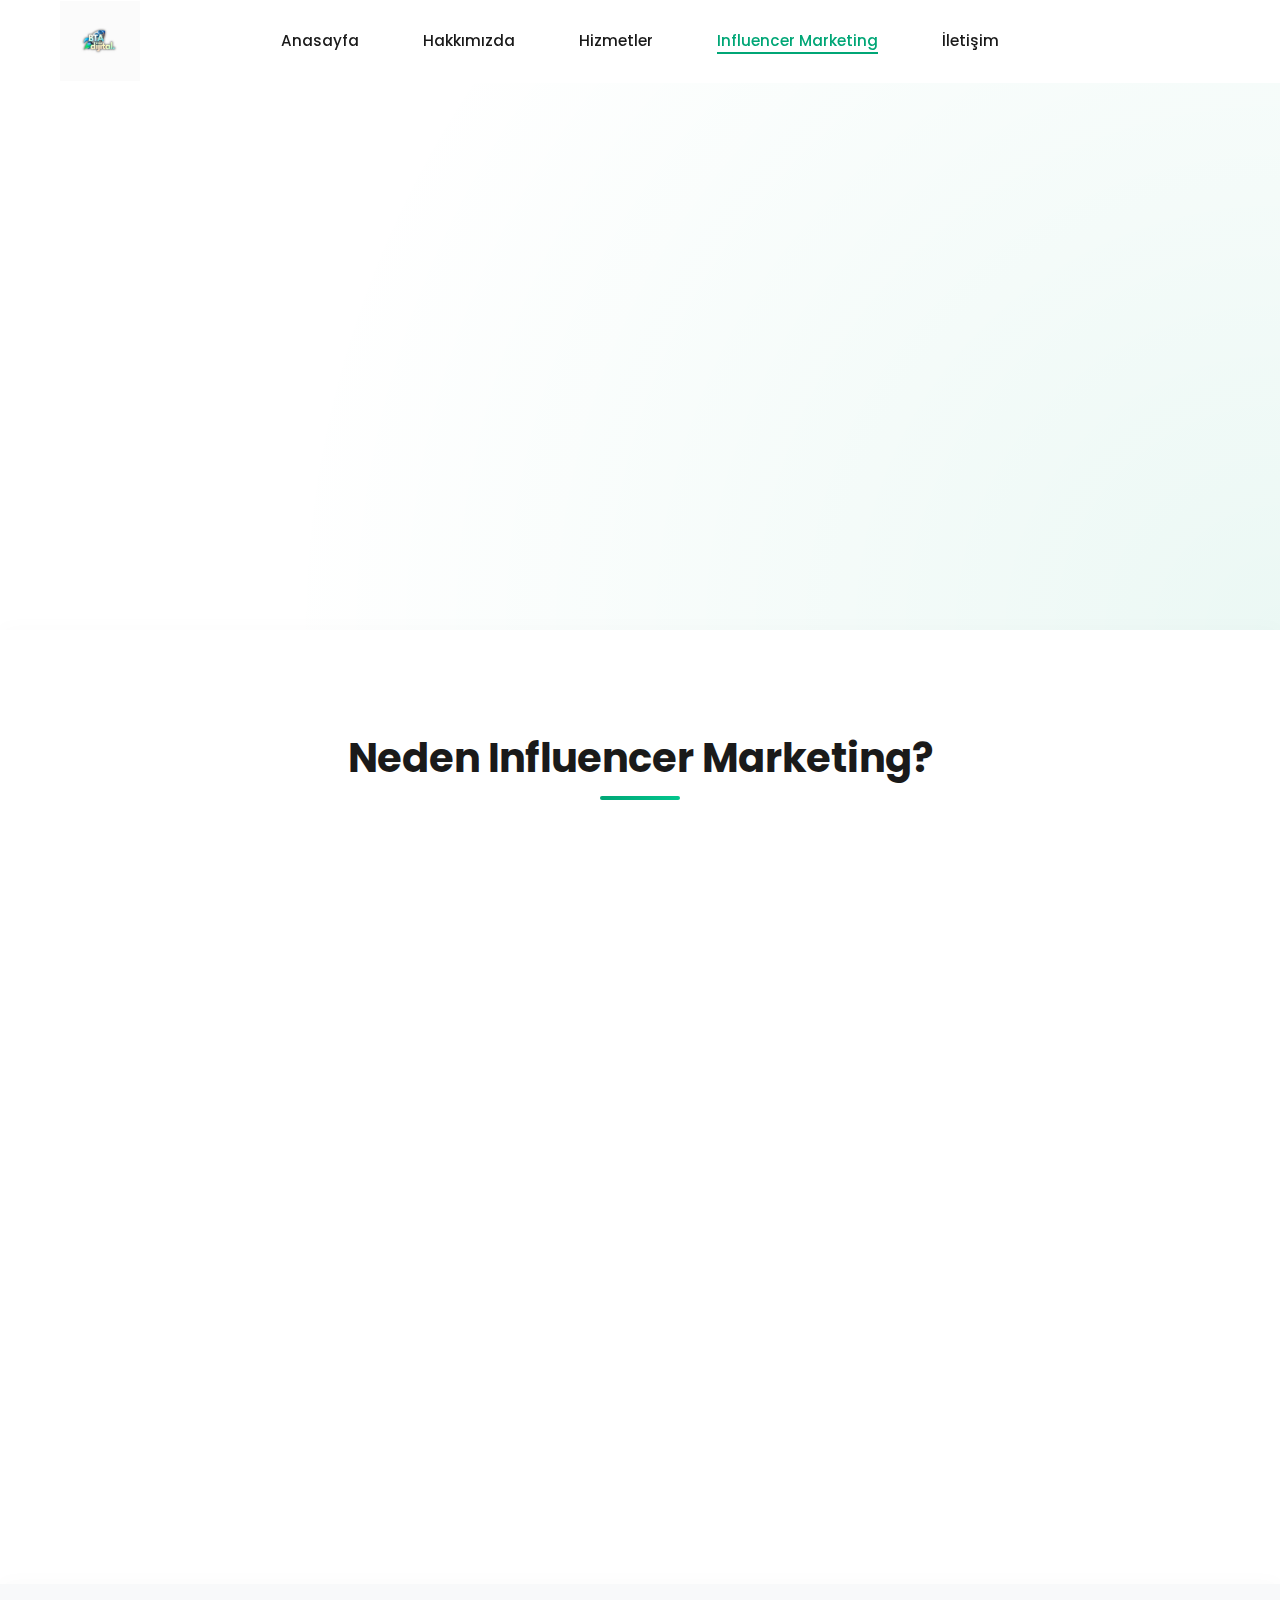
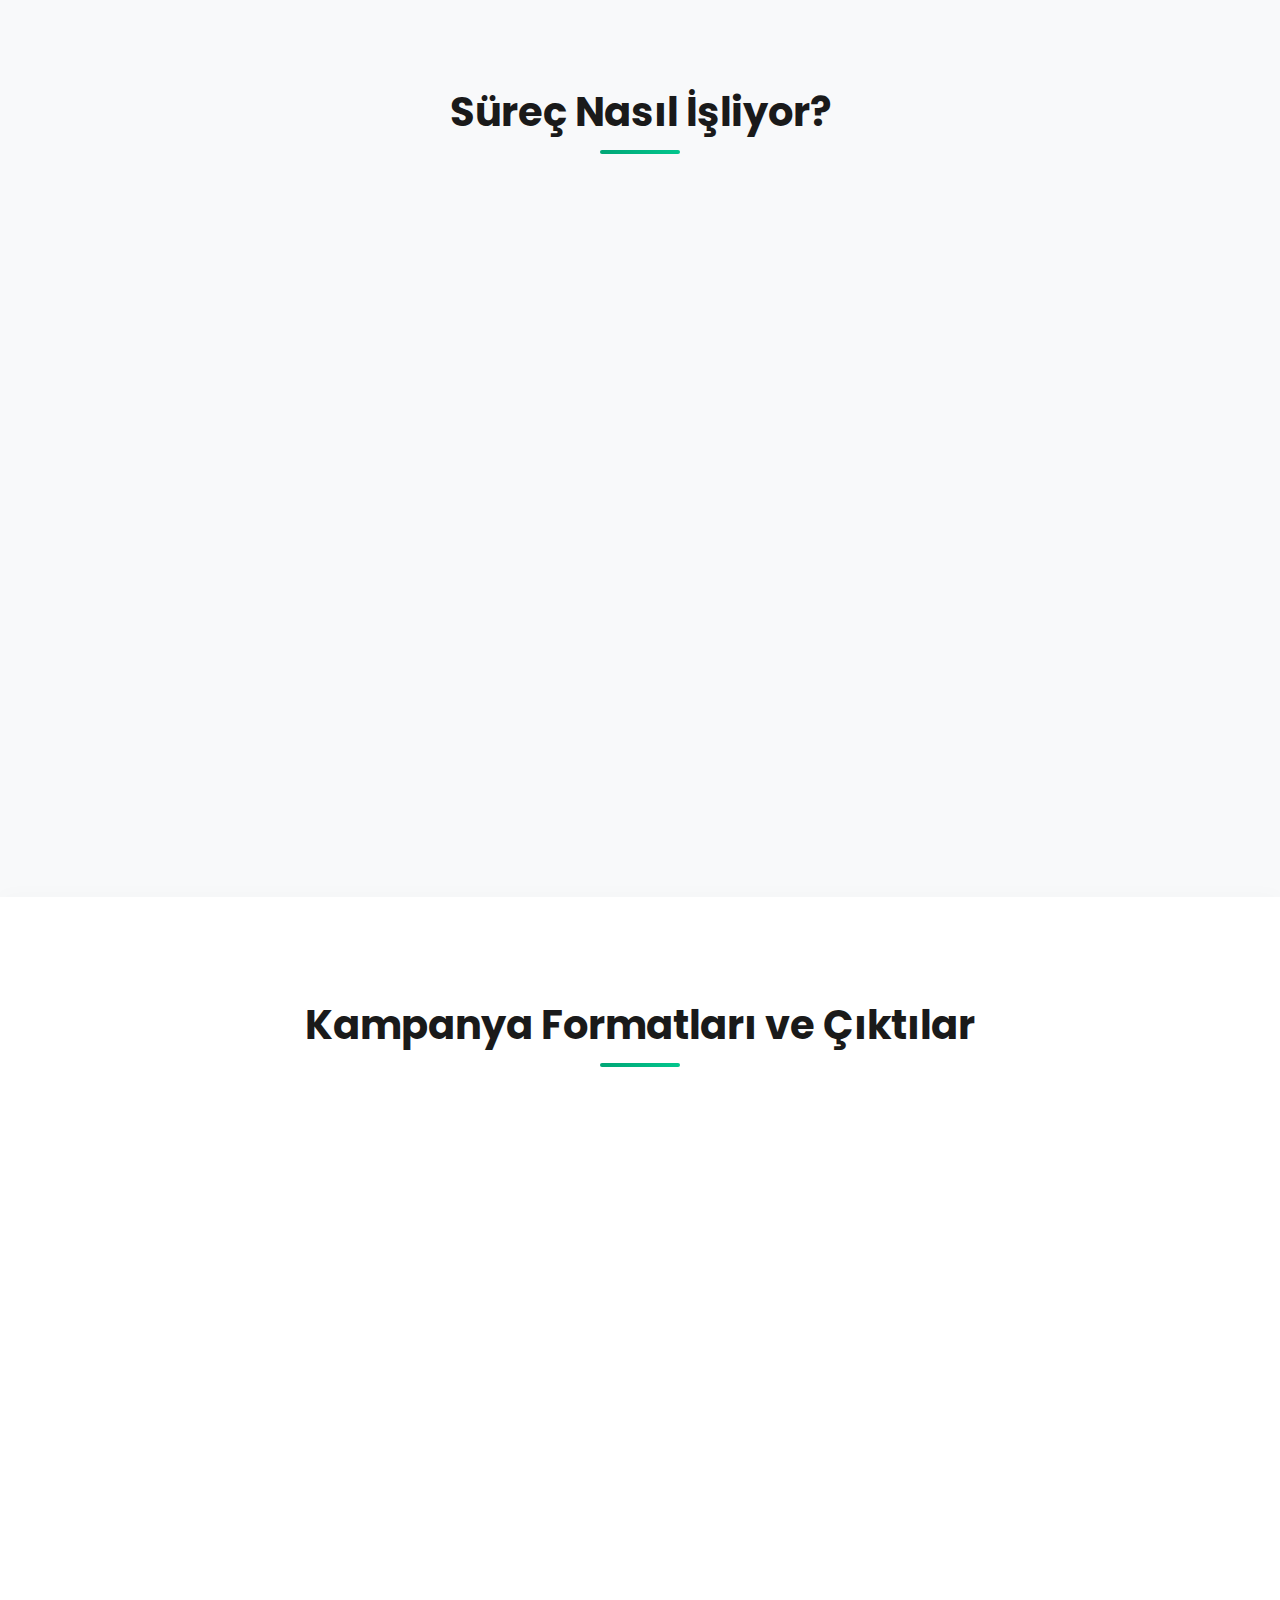
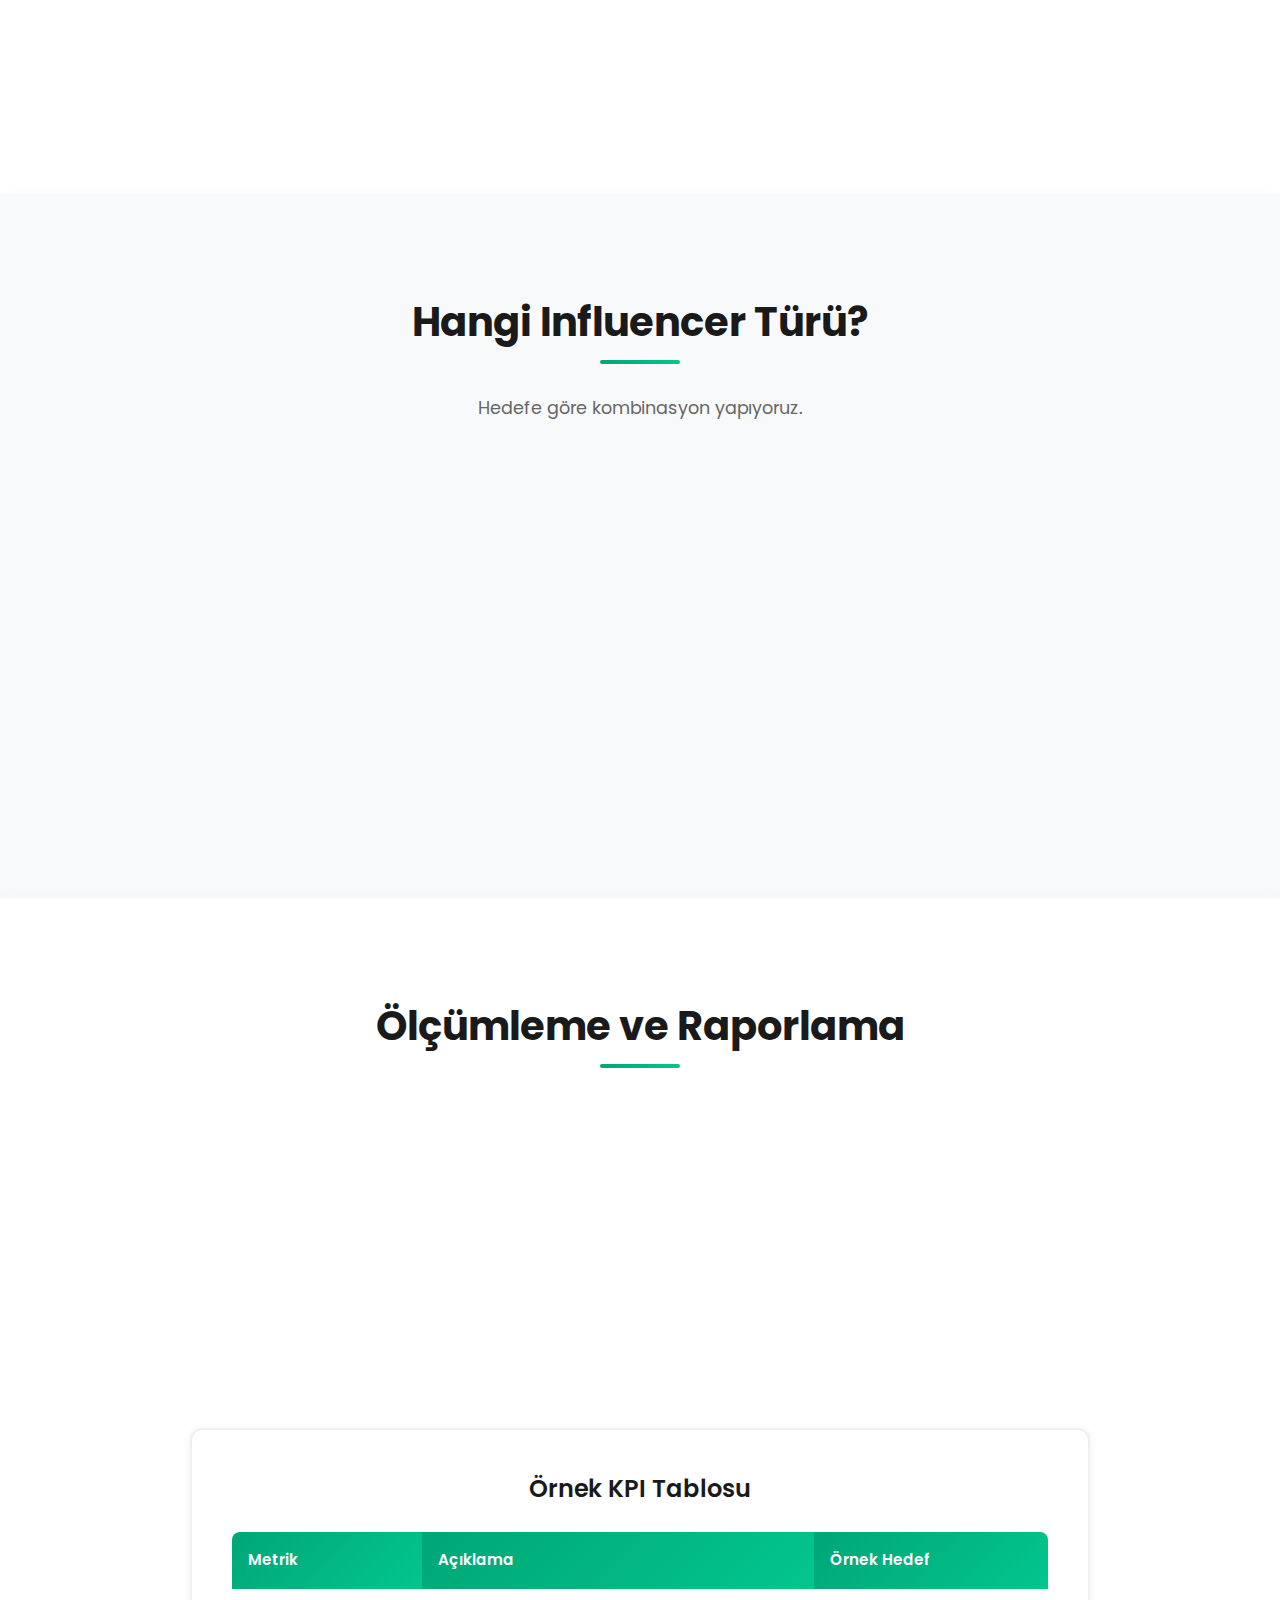
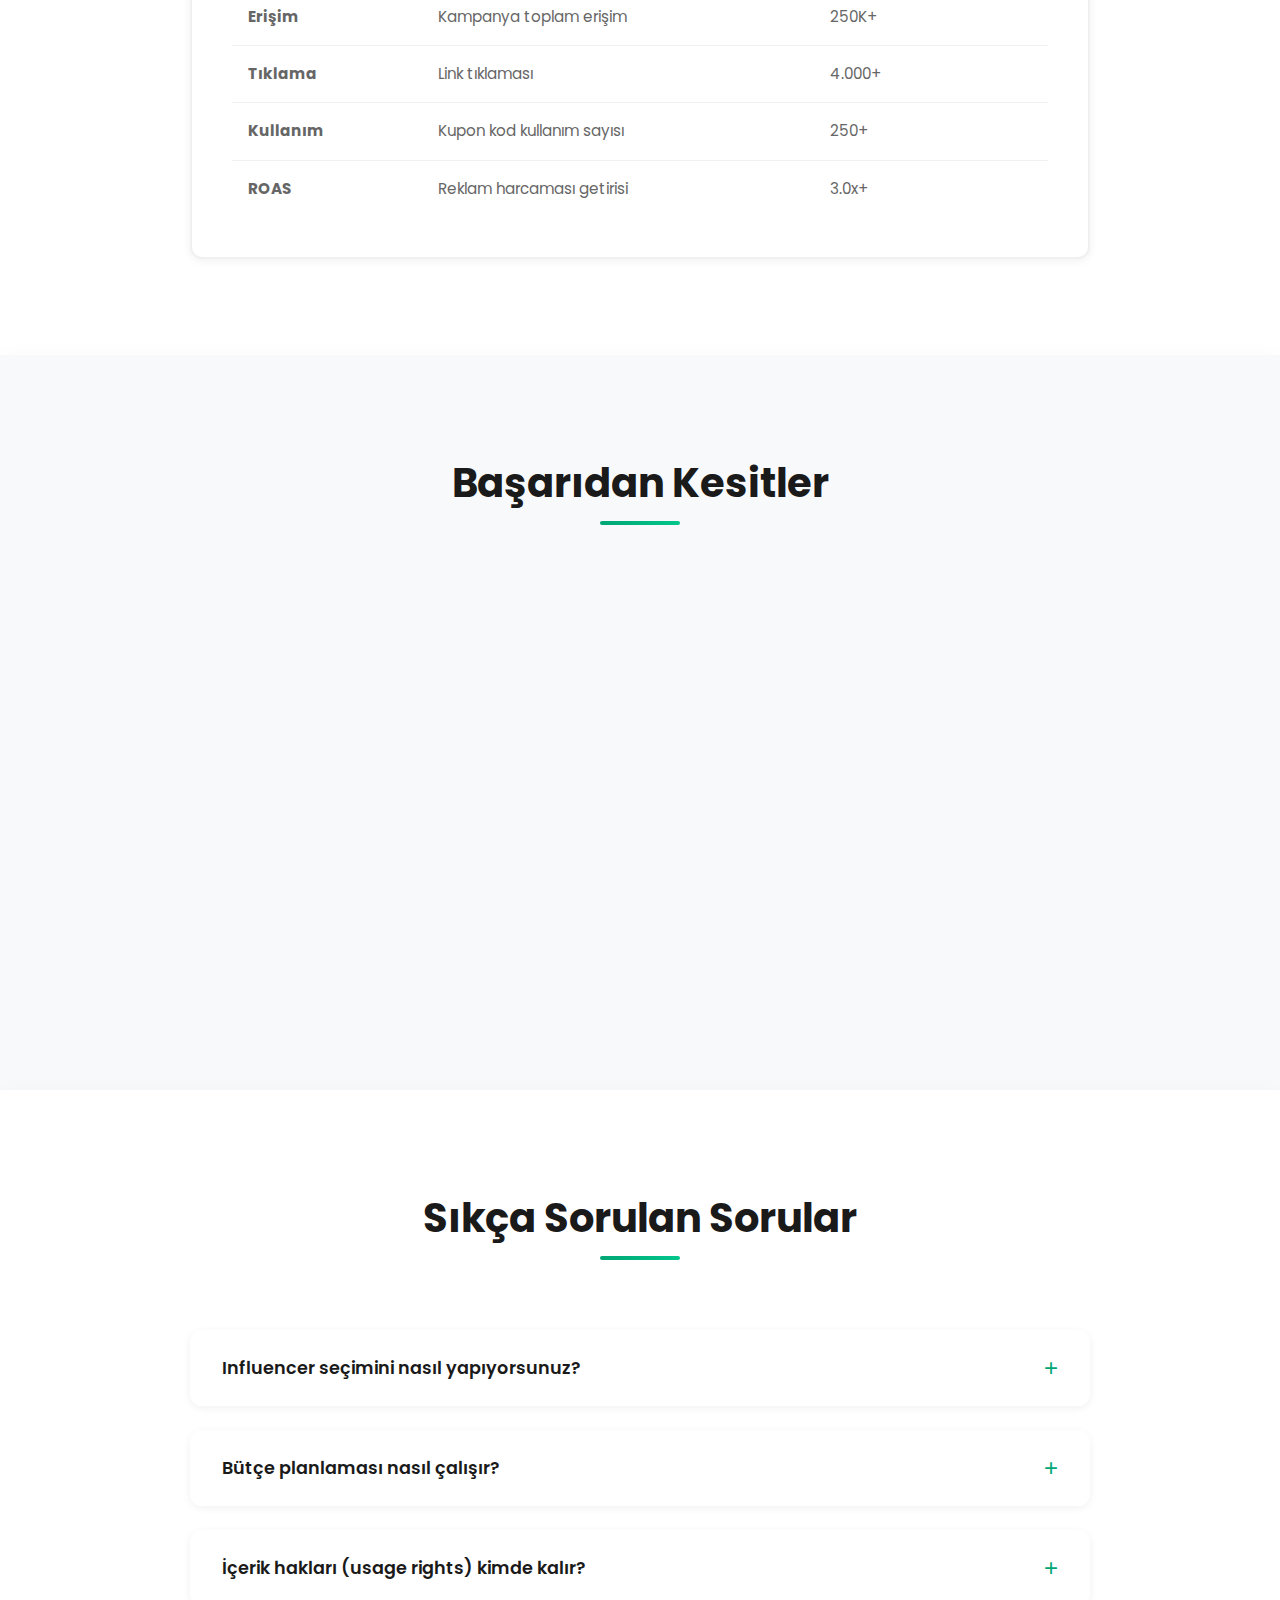
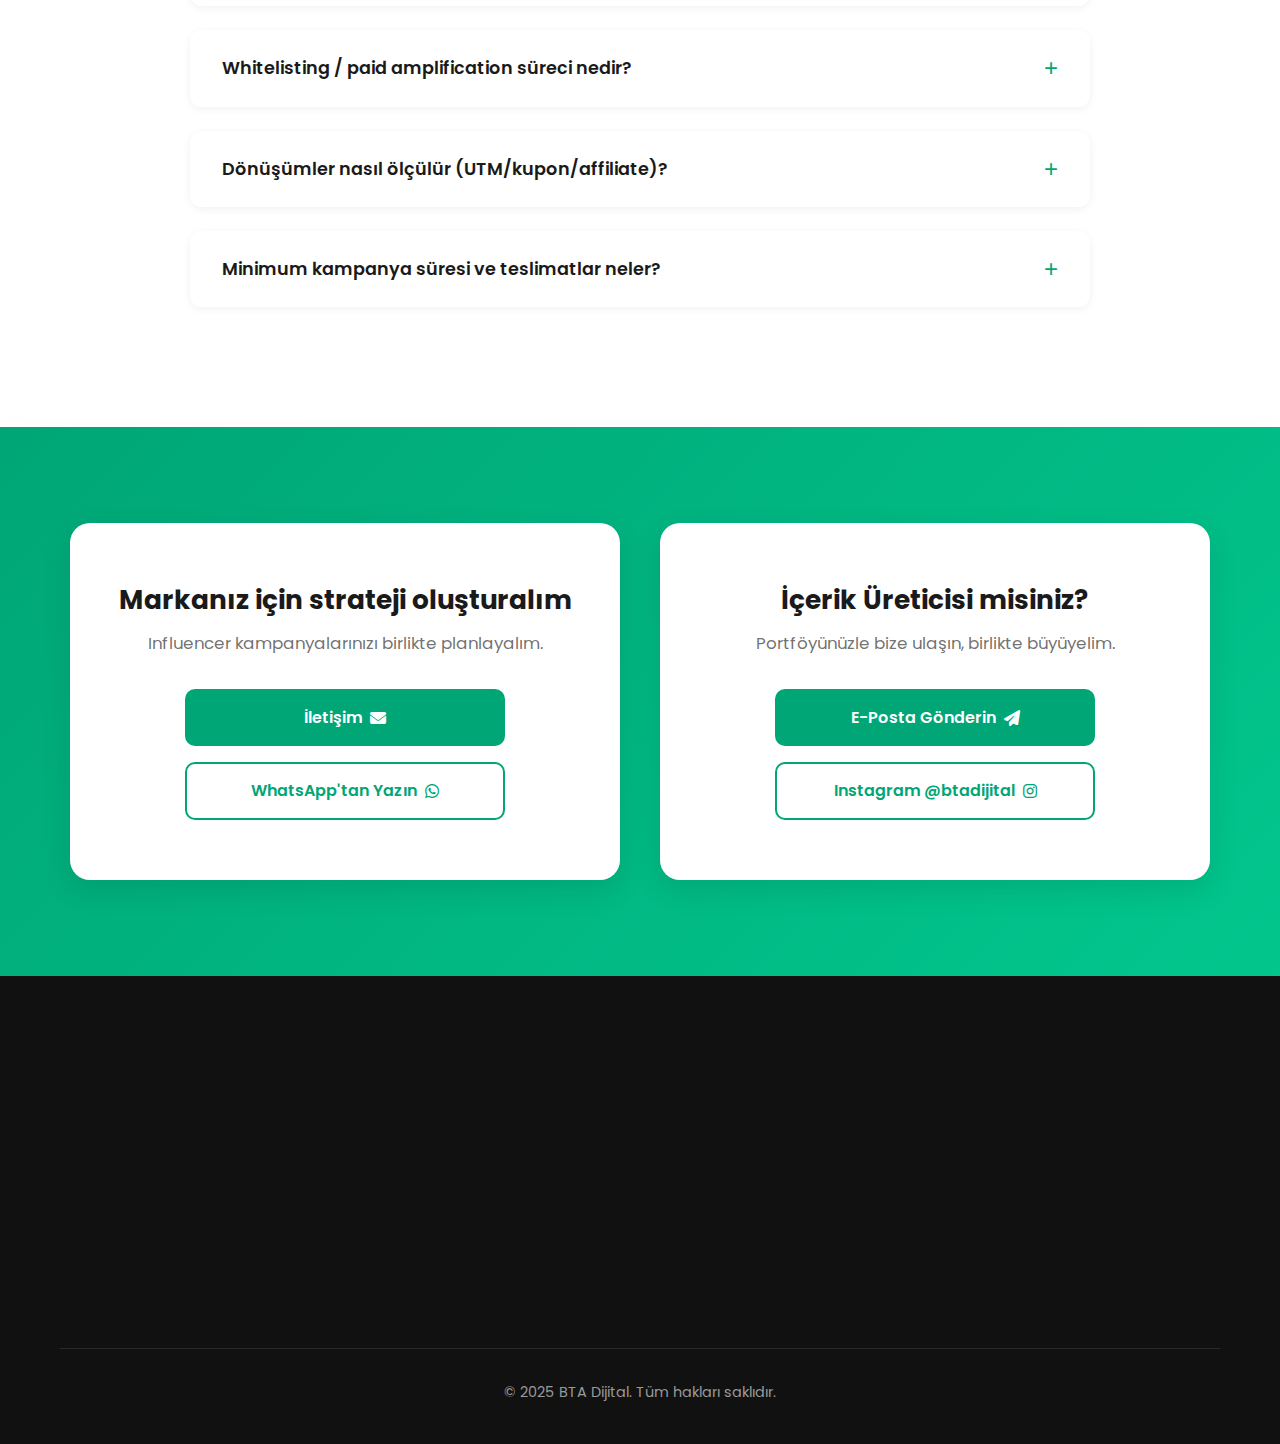
<file: Influencer/index.html>
<!DOCTYPE html>
<html lang="tr">
<head>
    <meta charset="UTF-8">
    <meta name="viewport" content="width=device-width, initial-scale=1.0">
    <meta name="description" content="Kitlelerin güvenini markanızla buluşturun. Influencer marketing ile hedef kitlenize ulaşın.">
    <title>Influencer Marketing | BTA Dijital</title>
    
    <!-- Google Search Console Verification -->
    <meta name="google-site-verification" content="TA3Tt3kz4vtyVcDxc3JPbptgSsFMAsefwqFLBjFq1G0">
    
    <!-- Google Analytics 4 -->
    <script async src="https://www.googletagmanager.com/gtag/js?id=G-4EDSD1Y0GF"></script>
    <script>
      window.dataLayer = window.dataLayer || [];
      function gtag(){dataLayer.push(arguments);}
      gtag('js', new Date());
      gtag('config', 'G-4EDSD1Y0GF');
    </script>
    
    <!-- Canonical URL -->
    <link rel="canonical" href="https://btadijital.com/Influencer/">
    
    <!-- Favicon -->
    <link rel="icon" type="image/jpeg" href="../btadijitallogo.jpg">
    
    <!-- Open Graph Meta Tags -->
    <meta property="og:title" content="Influencer Marketing | BTA Dijital">
    <meta property="og:description" content="Kitlelerin güvenini markanızla buluşturun.">
    <meta property="og:image" content="https://btadijital.com/images/og-default.jpg">
    <meta property="og:url" content="https://btadijital.com/Influencer/">
    <meta property="og:type" content="website">
    <meta property="og:locale" content="tr_TR">
    
    <!-- Twitter Card Meta Tags -->
    <meta name="twitter:card" content="summary_large_image">
    <meta name="twitter:title" content="Influencer Marketing – BTA Dijital">
    <meta name="twitter:description" content="Mikro ve makro influencer işbirlikleri ile markanızı büyütün.">
    <meta name="twitter:image" content="https://btadijital.com/btadijitallogo.jpg">
    
    <!-- Google Fonts - Poppins -->
    <link rel="preconnect" href="https://fonts.googleapis.com">
    <link rel="preconnect" href="https://fonts.gstatic.com" crossorigin>
    <link href="https://fonts.googleapis.com/css2?family=Poppins:wght@400;500;600;700&display=swap" rel="stylesheet">
    
    <!-- Font Awesome for Icons -->
    <link rel="stylesheet" href="https://cdnjs.cloudflare.com/ajax/libs/font-awesome/6.4.0/css/all.min.css">
    
    <!-- Main Stylesheet -->
    <link rel="stylesheet" href="../style.css">
    
    <!-- Breadcrumb Schema -->
    <script type="application/ld+json">
    {
      "@context": "https://schema.org",
      "@type": "BreadcrumbList",
      "itemListElement": [{
        "@type": "ListItem",
        "position": 1,
        "name": "Anasayfa",
        "item": "https://btadijital.com/"
      },{
        "@type": "ListItem",
        "position": 2,
        "name": "Influencer Marketing",
        "item": "https://btadijital.com/Influencer/"
      }]
    }
    </script>
</head>
<body>
    
    <!-- HEADER / NAVIGATION -->
    <header class="header" id="header">
        <nav class="navbar">
            <div class="container">
                <div class="nav-wrapper">
                    <!-- Logo -->
                    <div class="logo">
                        <a href="/">
                            <img src="../btadijitallogo.jpg" alt="BTA Dijital Logo" width="178" height="50">
                        </a>
                    </div>
                    
                    <!-- Desktop Navigation -->
                    <ul class="nav-menu" id="navMenu">
                        <li class="nav-item">
                            <a href="/" class="nav-link">Anasayfa</a>
                        </li>
                        <li class="nav-item">
                            <a href="/Hakkimizda/" class="nav-link">Hakkımızda</a>
                        </li>
                        <li class="nav-item">
                            <a href="/Hizmetler/" class="nav-link">Hizmetler</a>
                        </li>
                        <li class="nav-item">
                            <a href="/Influencer/" class="nav-link active">Influencer Marketing</a>
                        </li>
                        <li class="nav-item">
                            <a href="/Iletisim/" class="nav-link">İletişim</a>
                        </li>
                    </ul>
                    
                    <!-- Mobile Hamburger Menu -->
                    <div class="hamburger" id="hamburger">
                        <span class="bar"></span>
                        <span class="bar"></span>
                        <span class="bar"></span>
                    </div>
                </div>
            </div>
        </nav>
    </header>

    <!-- INFLUENCER HERO -->
    <section class="page-hero influ-hero">
        <div class="hero-shape"></div>
        <div class="container">
            <div class="page-hero-content">
                <h1 class="page-hero-title">Influencer Marketing</h1>
                <p class="page-hero-subtitle">Kitlelerin güvenini markanızla buluşturuyoruz.</p>
                <p class="influ-hero-desc">Doğru içerik üreticileriyle, hedef kitlenize güvenilir ve ölçülebilir şekilde ulaşıyoruz. Brief'ten raporlamaya kadar tüm kampanya sürecini uçtan uca yönetiyoruz.</p>
            </div>
        </div>
    </section>

    <!-- WHAT & WHY -->
    <section class="influ-why">
        <div class="container">
            <div class="section-header">
                <h2 class="section-title">Neden Influencer Marketing?</h2>
            </div>
            
            <div class="why-content">
                <div class="why-text-block">
                    <p>Influencer marketing, markaların hedef kitlelerine güvenilir ve etkili bir şekilde ulaşmasını sağlayan en organik dijital pazarlama yöntemlerinden biridir. Geleneksel reklamlardan farklı olarak, kitlelerin zaten takip ettiği ve güvendiği kişiler üzerinden mesaj iletir.</p>
                    <p>Mikro ve makro influencer'lar arasında doğru dengeyi kurarak, hem geniş erişime hem de yüksek etkileşim oranlarına ulaşıyoruz. Her kampanyada marka kimliğinize uygun, özgün içerikler üretiyoruz.</p>
                    <p>Sonuç olarak sadece görünürlük değil; güven, satış ve uzun vadeli marka sadakati inşa ediyoruz.</p>
                    
                    <div class="why-bullets">
                        <div class="why-bullet-item">
                            <i class="fas fa-shield-alt"></i>
                            <div>
                                <h4>Güven</h4>
                                <p>Kitleler güvendikleri kişilerden etkilenir.</p>
                            </div>
                        </div>
                        <div class="why-bullet-item">
                            <i class="fas fa-users"></i>
                            <div>
                                <h4>Ulaşılabilirlik</h4>
                                <p>Mikro/nano influencer'larla yüksek etkileşim.</p>
                            </div>
                        </div>
                        <div class="why-bullet-item">
                            <i class="fas fa-chart-line"></i>
                            <div>
                                <h4>Ölçülebilirlik</h4>
                                <p>Kod, link ve UTM ile net sonuç takibi.</p>
                            </div>
                        </div>
                    </div>
                </div>
                <div class="why-image">
                    <img src="../images/influencer-marketing.png" alt="Influencer Marketing" loading="lazy" width="500" height="400">
                </div>
            </div>
        </div>
    </section>

    <!-- PROCESS -->
    <section class="influ-process">
        <div class="container">
            <div class="section-header">
                <h2 class="section-title">Süreç Nasıl İşliyor?</h2>
            </div>
            
            <div class="process-timeline">
                <div class="process-item">
                    <div class="process-icon-wrap">
                        <i class="fas fa-crosshairs"></i>
                    </div>
                    <h3 class="process-step-title">Hedef Kitle Analizi</h3>
                    <p class="process-step-text">Persona, ilgi alanı, platform.</p>
                </div>
                
                <div class="process-item">
                    <div class="process-icon-wrap">
                        <i class="fas fa-user-check"></i>
                    </div>
                    <h3 class="process-step-title">Creator Eşleştirme</h3>
                    <p class="process-step-text">Marka diline uygun içerik üreticileri.</p>
                </div>
                
                <div class="process-item">
                    <div class="process-icon-wrap">
                        <i class="fas fa-file-alt"></i>
                    </div>
                    <h3 class="process-step-title">Brief & Takvim</h3>
                    <p class="process-step-text">İçerik formatı, zamanlama, onay süreci.</p>
                </div>
                
                <div class="process-item">
                    <div class="process-icon-wrap">
                        <i class="fas fa-video"></i>
                    </div>
                    <h3 class="process-step-title">Üretim & Yayın</h3>
                    <p class="process-step-text">Reel, story, post, YouTube short vb.</p>
                </div>
                
                <div class="process-item">
                    <div class="process-icon-wrap">
                        <i class="fas fa-bullhorn"></i>
                    </div>
                    <h3 class="process-step-title">Amplify</h3>
                    <p class="process-step-text">Gerekirse ücretli destek (whitelisting, ad).</p>
                </div>
                
                <div class="process-item">
                    <div class="process-icon-wrap">
                        <i class="fas fa-chart-pie"></i>
                    </div>
                    <h3 class="process-step-title">Raporlama</h3>
                    <p class="process-step-text">Erişim, görüntülenme, tıklama, satış/lead.</p>
                </div>
            </div>
        </div>
    </section>

    <!-- FORMATS & DELIVERABLES -->
    <section class="influ-formats">
        <div class="container">
            <div class="section-header">
                <h2 class="section-title">Kampanya Formatları ve Çıktılar</h2>
            </div>
            
            <div class="formats-grid">
                <div class="format-card">
                    <div class="format-icon">
                        <i class="fas fa-play-circle"></i>
                    </div>
                    <h3 class="format-title">UGC Video</h3>
                    <p class="format-desc">Otantik ürün deneyimi videoları.</p>
                </div>
                
                <div class="format-card">
                    <div class="format-icon">
                        <i class="fas fa-film"></i>
                    </div>
                    <h3 class="format-title">Reels/Shorts</h3>
                    <p class="format-desc">Kısa, hızlı tüketilen dinamik format.</p>
                </div>
                
                <div class="format-card">
                    <div class="format-icon">
                        <i class="fas fa-mobile-alt"></i>
                    </div>
                    <h3 class="format-title">Story Paketleri</h3>
                    <p class="format-desc">Duyuru + swipe-up link akışı.</p>
                </div>
                
                <div class="format-card">
                    <div class="format-icon">
                        <i class="fab fa-youtube"></i>
                    </div>
                    <h3 class="format-title">YouTube/Podcast Entegrasyonu</h3>
                    <p class="format-desc">Derin anlatı ve güven.</p>
                </div>
                
                <div class="format-card">
                    <div class="format-icon">
                        <i class="fas fa-images"></i>
                    </div>
                    <h3 class="format-title">Foto/Carousel</h3>
                    <p class="format-desc">Ürün detayı ve eğitim içerikleri.</p>
                </div>
                
                <div class="format-card">
                    <div class="format-icon">
                        <i class="fas fa-ticket-alt"></i>
                    </div>
                    <h3 class="format-title">Affiliate/Kupon Kodları</h3>
                    <p class="format-desc">Dönüşüm takibi için ideal.</p>
                </div>
            </div>
        </div>
    </section>

    <!-- TARGETING MATRIX -->
    <section class="influ-tiers">
        <div class="container">
            <div class="section-header">
                <h2 class="section-title">Hangi Influencer Türü?</h2>
                <p class="section-subtitle">Hedefe göre kombinasyon yapıyoruz.</p>
            </div>
            
            <div class="tiers-grid">
                <div class="tier-card">
                    <div class="tier-badge">Nano</div>
                    <div class="tier-range">1–10K</div>
                    <h3 class="tier-title">Yüksek Yakınlık</h3>
                    <p class="tier-desc">Niş kitle, kişisel bağ.</p>
                </div>
                
                <div class="tier-card">
                    <div class="tier-badge">Mikro</div>
                    <div class="tier-range">10–100K</div>
                    <h3 class="tier-title">Dengeli Etkileşim</h3>
                    <p class="tier-desc">Erişim ve etkileşim dengesinde ideal.</p>
                </div>
                
                <div class="tier-card">
                    <div class="tier-badge">Orta</div>
                    <div class="tier-range">100K–1M</div>
                    <h3 class="tier-title">Ölçeklenebilir Görünürlük</h3>
                    <p class="tier-desc">Geniş erişim, orta etkileşim.</p>
                </div>
                
                <div class="tier-card">
                    <div class="tier-badge">Makro</div>
                    <div class="tier-range">1M+</div>
                    <h3 class="tier-title">Hızlı Yayılım</h3>
                    <p class="tier-desc">Büyük lansmanlar ve marka bilinirliği.</p>
                </div>
            </div>
        </div>
    </section>

    <!-- METRICS & REPORTING -->
    <section class="influ-metrics">
        <div class="container">
            <div class="section-header">
                <h2 class="section-title">Ölçümleme ve Raporlama</h2>
            </div>
            
            <div class="metrics-grid">
                <div class="metric-card">
                    <div class="metric-icon">
                        <i class="fas fa-eye"></i>
                    </div>
                    <h3 class="metric-title">Reach & Views</h3>
                    <p class="metric-desc">Erişim ve izlenme; platform kırılımı.</p>
                </div>
                
                <div class="metric-card">
                    <div class="metric-icon">
                        <i class="fas fa-heart"></i>
                    </div>
                    <h3 class="metric-title">Engagement</h3>
                    <p class="metric-desc">Beğeni, yorum, kaydetme, tıklama.</p>
                </div>
                
                <div class="metric-card">
                    <div class="metric-icon">
                        <i class="fas fa-shopping-cart"></i>
                    </div>
                    <h3 class="metric-title">Traffic & Sales</h3>
                    <p class="metric-desc">UTM, kupon ve affiliate verisi.</p>
                </div>
                
                <div class="metric-card">
                    <div class="metric-icon">
                        <i class="fas fa-dollar-sign"></i>
                    </div>
                    <h3 class="metric-title">ROI Analizi</h3>
                    <p class="metric-desc">Hedefe göre kârlılık değerlendirmesi.</p>
                </div>
            </div>
            
            <div class="kpi-table">
                <h3 class="kpi-table-title">Örnek KPI Tablosu</h3>
                <table class="kpi-table-content">
                    <thead>
                        <tr>
                            <th>Metrik</th>
                            <th>Açıklama</th>
                            <th>Örnek Hedef</th>
                        </tr>
                    </thead>
                    <tbody>
                        <tr>
                            <td><strong>Erişim</strong></td>
                            <td>Kampanya toplam erişim</td>
                            <td>250K+</td>
                        </tr>
                        <tr>
                            <td><strong>Tıklama</strong></td>
                            <td>Link tıklaması</td>
                            <td>4.000+</td>
                        </tr>
                        <tr>
                            <td><strong>Kullanım</strong></td>
                            <td>Kupon kod kullanım sayısı</td>
                            <td>250+</td>
                        </tr>
                        <tr>
                            <td><strong>ROAS</strong></td>
                            <td>Reklam harcaması getirisi</td>
                            <td>3.0x+</td>
                        </tr>
                    </tbody>
                </table>
            </div>
        </div>
    </section>

    <!-- MINI CASES -->
    <section class="influ-cases">
        <div class="container">
            <div class="section-header">
                <h2 class="section-title">Başarıdan Kesitler</h2>
            </div>
            
            <div class="cases-grid">
                <div class="case-card">
                    <div class="case-tag">Kozmetik</div>
                    <h3 class="case-objective">Yeni ürün lansmanı için farkındalık ve online satış artışı</h3>
                    <ul class="case-results">
                        <li><i class="fas fa-check-circle"></i> 320K toplam erişim</li>
                        <li><i class="fas fa-check-circle"></i> 5.2K web sitesi ziyareti</li>
                        <li><i class="fas fa-check-circle"></i> 380 kupon kod kullanımı</li>
                    </ul>
                    <a href="/Iletisim/" class="case-cta">Detayları İsteyin <i class="fas fa-arrow-right"></i></a>
                </div>
                
                <div class="case-card">
                    <div class="case-tag">E-Ticaret</div>
                    <h3 class="case-objective">Sezon indirimi kampanyası için trafik ve dönüşüm</h3>
                    <ul class="case-results">
                        <li><i class="fas fa-check-circle"></i> 180K Instagram erişimi</li>
                        <li><i class="fas fa-check-circle"></i> %8.2 dönüşüm oranı</li>
                        <li><i class="fas fa-check-circle"></i> 4.5x ROAS</li>
                    </ul>
                    <a href="/Iletisim/" class="case-cta">Detayları İsteyin <i class="fas fa-arrow-right"></i></a>
                </div>
                
                <div class="case-card">
                    <div class="case-tag">Teknoloji</div>
                    <h3 class="case-objective">Ürün incelemesi ve güvenilirlik artışı</h3>
                    <ul class="case-results">
                        <li><i class="fas fa-check-circle"></i> 12 tech influencer işbirliği</li>
                        <li><i class="fas fa-check-circle"></i> 450K toplam görüntülenme</li>
                        <li><i class="fas fa-check-circle"></i> %22 marka araması artışı</li>
                    </ul>
                    <a href="/Iletisim/" class="case-cta">Detayları İsteyin <i class="fas fa-arrow-right"></i></a>
                </div>
            </div>
        </div>
    </section>

    <!-- FAQ SECTION -->
    <section class="influ-faq">
        <div class="container">
            <div class="section-header">
                <h2 class="section-title">Sıkça Sorulan Sorular</h2>
            </div>
            
            <div class="faq-container">
                <div class="faq-item">
                    <div class="faq-question">
                        <h3>Influencer seçimini nasıl yapıyorsunuz?</h3>
                        <i class="fas fa-chevron-down faq-icon"></i>
                    </div>
                    <div class="faq-answer">
                        <p>Hedef kitleniz, marka değerleriniz ve kampanya hedeflerinize uygun içerik üreticilerini analiz ederiz. Etkileşim oranları, takipçi demografisi, içerik kalitesi ve marka uyumu gibi kriterleri değerlendirip en uygun kombinasyonu öneriyoruz.</p>
                    </div>
                </div>
                
                <div class="faq-item">
                    <div class="faq-question">
                        <h3>Bütçe planlaması nasıl çalışır?</h3>
                        <i class="fas fa-chevron-down faq-icon"></i>
                    </div>
                    <div class="faq-answer">
                        <p>Kampanyanın kapsamı, influencer seçimi ve içerik formatına göre özel teklif hazırlıyoruz. Mikro influencer'larla küçük bütçelerden başlayıp makro influencer'lara kadar ölçeklenebilir paketler sunuyoruz. Minimum ve maksimum bütçe limitinizi bize bildirin, size uygun stratejiyi kurgulayalım.</p>
                    </div>
                </div>
                
                <div class="faq-item">
                    <div class="faq-question">
                        <h3>İçerik hakları (usage rights) kimde kalır?</h3>
                        <i class="fas fa-chevron-down faq-icon"></i>
                    </div>
                    <div class="faq-answer">
                        <p>Sözleşmelerde içerik hakları açıkça belirtilir. Genellikle belirli bir süre (örn. 6 ay) için markanın içeriği reklam ve diğer kanallarda kullanma hakkı sağlanır. Süre ve kullanım kapsamı kampanya öncesi netleştirilir.</p>
                    </div>
                </div>
                
                <div class="faq-item">
                    <div class="faq-question">
                        <h3>Whitelisting / paid amplification süreci nedir?</h3>
                        <i class="fas fa-chevron-down faq-icon"></i>
                    </div>
                    <div class="faq-answer">
                        <p>Whitelisting, influencer'ın paylaşımının markanın reklam hesabı üzerinden sponsorlu olarak yayınlanmasıdır. Bu sayede organik erişimin ötesinde hedef kitleye ulaşıp performansı artırabilirsiniz. Süreç, influencer'ın onayıyla Meta Business Suite üzerinden kurulur ve ekstra bütçe gerektirir.</p>
                    </div>
                </div>
                
                <div class="faq-item">
                    <div class="faq-question">
                        <h3>Dönüşümler nasıl ölçülür (UTM/kupon/affiliate)?</h3>
                        <i class="fas fa-chevron-down faq-icon"></i>
                    </div>
                    <div class="faq-answer">
                        <p>Her influencer'a özel UTM kodları, kupon kodları veya affiliate linkleri atayarak trafiği ve dönüşümleri tek tek izleyebilirsiniz. Google Analytics, e-ticaret paneliniz veya affiliate platformu üzerinden detaylı raporlar sağlanır. Böylece hangi influencer'ın ne kadar ROI getirdiğini net görürsünüz.</p>
                    </div>
                </div>
                
                <div class="faq-item">
                    <div class="faq-question">
                        <h3>Minimum kampanya süresi ve teslimatlar neler?</h3>
                        <i class="fas fa-chevron-down faq-icon"></i>
                    </div>
                    <div class="faq-answer">
                        <p>Kısa vadeli (tek seferlik) işbirliklerinden uzun vadeli (3–6 ay) anlaşmalara kadar esnek çözümler sunuyoruz. Teslimatlar: influencer listesi, içerik takvimleri, onay süreçleri, yayın takibi, haftalık/aylık performans raporları ve optimizasyon önerileri.</p>
                    </div>
                </div>
            </div>
        </div>
    </section>

    <!-- DUAL CTA -->
    <section class="influ-dual-cta">
        <div class="container">
            <div class="dual-cta-wrapper">
                <!-- Brand CTA -->
                <div class="cta-card brand-cta">
                    <h3 class="cta-card-title">Markanız için strateji oluşturalım</h3>
                    <p class="cta-card-text">Influencer kampanyalarınızı birlikte planlayalım.</p>
                    <div class="cta-btn-group">
                        <a href="/Iletisim/" class="cta-btn cta-btn-primary">
                            İletişim
                            <i class="fas fa-envelope"></i>
                        </a>
                        <a href="https://wa.me/905400200228" target="_blank" rel="noopener noreferrer" class="cta-btn cta-btn-outline">
                            WhatsApp'tan Yazın
                            <i class="fab fa-whatsapp"></i>
                        </a>
                    </div>
                </div>
                
                <!-- Creator CTA -->
                <div class="cta-card creator-cta">
                    <h3 class="cta-card-title">İçerik Üreticisi misiniz?</h3>
                    <p class="cta-card-text">Portföyünüzle bize ulaşın, birlikte büyüyelim.</p>
                    <div class="cta-btn-group">
                        <a href="mailto:btadijital@outlook.com" class="cta-btn cta-btn-primary">
                            E-Posta Gönderin
                            <i class="fas fa-paper-plane"></i>
                        </a>
                        <a href="https://www.instagram.com/btadijital" target="_blank" rel="noopener noreferrer" class="cta-btn cta-btn-outline">
                            Instagram @btadijital
                            <i class="fab fa-instagram"></i>
                        </a>
                    </div>
                </div>
            </div>
        </div>
    </section>

    <!-- FOOTER -->
    <footer class="footer" id="iletisim">
        <div class="container">
            <div class="footer-content">
                
                <!-- Column 1: Logo & Tagline -->
                <div class="footer-column">
                    <div class="footer-logo">
                        <img src="../btadijitallogo.jpg" alt="BTA Dijital Logo" loading="lazy" width="150" height="50">
                    </div>
                    <p class="footer-tagline">
                        BTA Dijital — Dijitalde Gücünü Keşfet.
                    </p>
                    <p class="footer-designed">
                        Designed by BTA Dijital
                    </p>
                </div>
                
                <!-- Column 2: Quick Links -->
                <div class="footer-column">
                    <h3 class="footer-title">Hızlı Bağlantılar</h3>
                    <ul class="footer-links">
                        <li><a href="/">Anasayfa</a></li>
                        <li><a href="/Hakkimizda/">Hakkımızda</a></li>
                        <li><a href="/Hizmetler/">Hizmetler</a></li>
                        <li><a href="/Influencer/">Influencer Marketing</a></li>
                        <li><a href="/Iletisim/">İletişim</a></li>
                    </ul>
                </div>
                
                <!-- Column 3: Contact Info -->
                <div class="footer-column">
                    <h3 class="footer-title">İletişim Bilgileri</h3>
                    <ul class="footer-contact">
                        <li>
                            <i class="fas fa-envelope"></i>
                            <a href="mailto:btadijital@outlook.com">btadijital@outlook.com</a>
                        </li>
                        <li>
                            <i class="fas fa-phone"></i>
                            <a href="tel:05400200228">0540 020 0228</a>
                        </li>
                        <li>
                            <i class="fas fa-building"></i>
                            <span>Kılıçdede, Kazım Karabekir Cd. 16/A 55055 İlkadım/Samsun</span>
                        </li>
                    </ul>
                    <div class="social-icons">
                        <a href="https://www.instagram.com/btadijital" target="_blank" rel="noopener noreferrer" aria-label="Instagram" class="social-link social-instagram">
                            <i class="fab fa-instagram"></i>
                        </a>
                        <a href="https://wa.me/905400200228" target="_blank" rel="noopener noreferrer" aria-label="WhatsApp" class="social-link social-whatsapp">
                            <i class="fab fa-whatsapp"></i>
                        </a>
                    </div>
                </div>
                
            </div>
            
            <!-- Copyright -->
            <div class="footer-bottom">
                <p>&copy; 2025 BTA Dijital. Tüm hakları saklıdır.</p>
            </div>
        </div>
    </footer>

    <!-- Main JavaScript -->
    <script src="../script.js" defer></script>
</body>
</html>
</file>
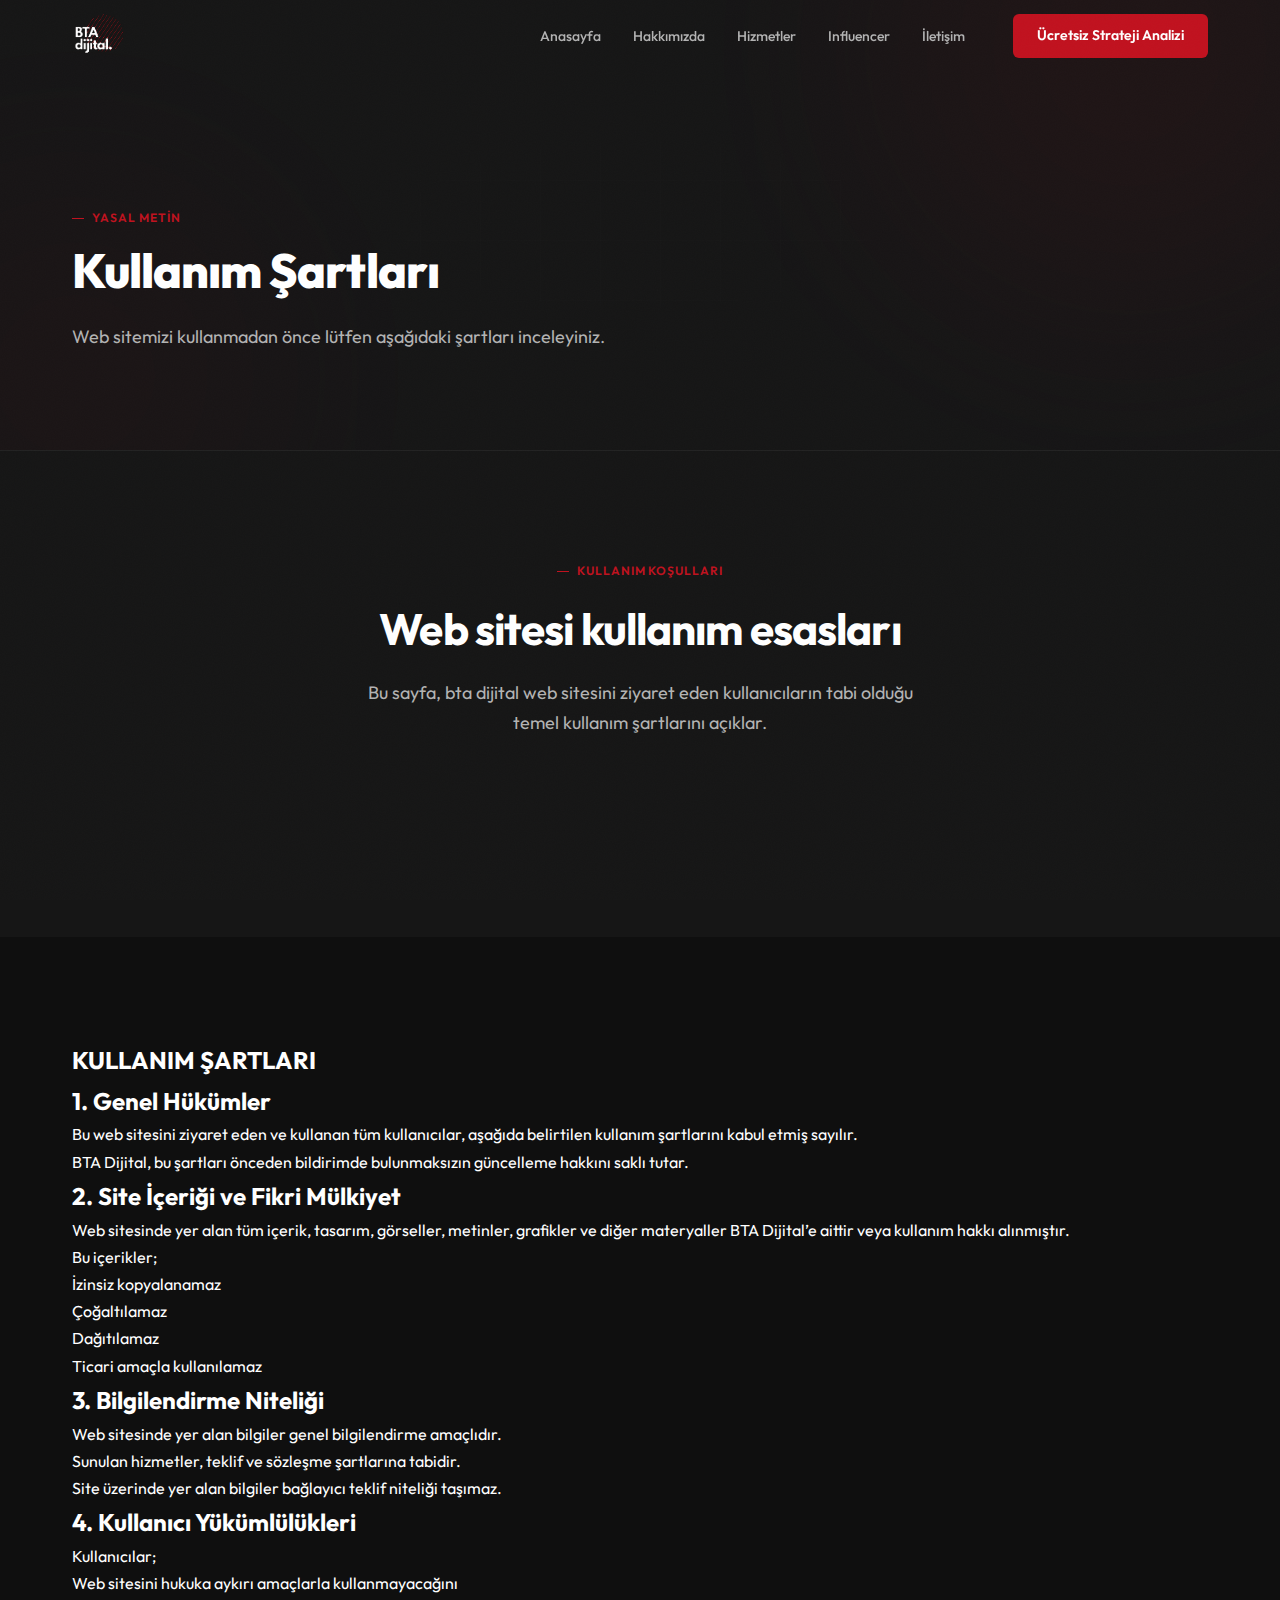
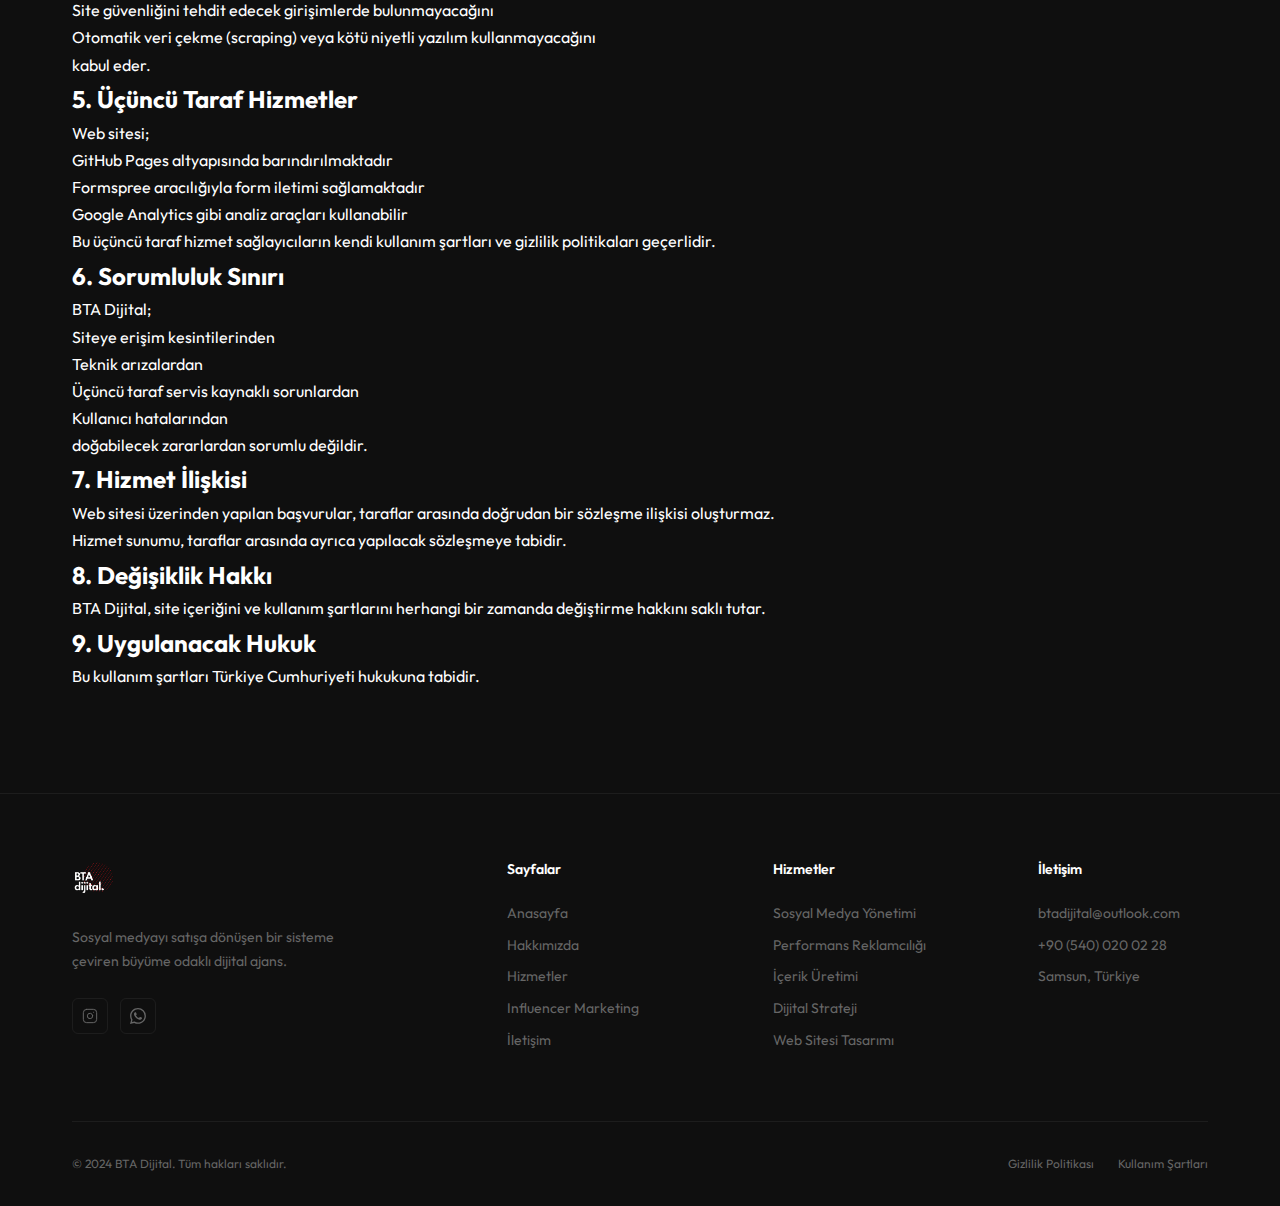
<file: kullanim-sartlari/index.html>
<!DOCTYPE html>
<html lang="tr">
<head>
  <meta charset="UTF-8">
  <meta name="viewport" content="width=device-width, initial-scale=1.0">
  <meta name="description" content="BTA Dijital Kullanım Şartları — Samsun merkezli dijital ajansımızın web sitesinin kullanımına ilişkin genel hükümler.">
  <link rel="canonical" href="https://btadijital.com/kullanim-sartlari/">
  <title>Kullanım Şartları — BTA Dijital</title>
  <!-- Google tag (gtag.js) -->
  <script async src="https://www.googletagmanager.com/gtag/js?id=G-4EDSD1Y0GF"></script>
  <script>
    window.dataLayer = window.dataLayer || [];
    function gtag(){dataLayer.push(arguments);}
    gtag('js', new Date());

    gtag('config', 'G-4EDSD1Y0GF', {
      anonymize_ip: true
    });
  </script>
  <link rel="preconnect" href="https://fonts.googleapis.com">
  <link rel="preconnect" href="https://fonts.gstatic.com" crossorigin>
  <link href="https://fonts.googleapis.com/css2?family=Outfit:wght@400;500;600;700;800&display=swap" rel="stylesheet">
  <link rel="stylesheet" href="../css/style.css">
</head>
<body>

  <!-- ===== HEADER ===== -->
  <header class="header">
    <div class="container">
      <a href="/" class="logo"><img src="../btadijitallogo.svg" class="nav-logo" alt="BTA Dijital" /></a>
      <nav class="nav">
        <ul class="nav-links">
          <li><a href="/" class="nav-link">Anasayfa</a></li>
          <li><a href="/hakkimizda/" class="nav-link">Hakkımızda</a></li>
          <li><a href="/hizmetler/" class="nav-link">Hizmetler</a></li>
          <li><a href="/influencer/" class="nav-link">Influencer</a></li>
          <li><a href="/iletisim/" class="nav-link">İletişim</a></li>
        </ul>
        <a href="/strateji-analizi/" class="nav-cta">Ücretsiz Strateji Analizi</a>
      </nav>
      <button class="mobile-toggle" aria-label="Menü"><span></span><span></span><span></span></button>
    </div>
  </header>

  <div class="mobile-menu">
    <a href="/">Anasayfa</a>
    <a href="/hakkimizda/">Hakkımızda</a>
    <a href="/hizmetler/">Hizmetler</a>
    <a href="/influencer/">Influencer</a>
    <a href="/iletisim/">İletişim</a>
    <a href="/strateji-analizi/" class="btn btn--accent">Ücretsiz Strateji Analizi</a>
  </div>

  <!-- ===== PAGE HERO ===== -->
  <section class="page-hero">
    <div class="hero-bg">
      <div class="hero-orb hero-orb--1"></div>
      <div class="hero-orb hero-orb--2"></div>
      <div class="hero-grid"></div>
    </div>
    <div class="container">
      <div class="page-hero__label reveal">Yasal Metin</div>
      <h1 class="page-hero__title reveal reveal-delay-1">Kullanım Şartları</h1>
      <p class="page-hero__subtitle reveal reveal-delay-2">
        Web sitemizi kullanmadan önce lütfen aşağıdaki şartları inceleyiniz.
      </p>
    </div>
  </section>

  <!-- ===== LEGAL CONTENT ===== -->
  <section class="section section--dark">
    <div class="container">
      <div class="section-header section-header--center">
        <div class="section-label reveal">Kullanım Koşulları</div>
        <h2 class="section-title reveal reveal-delay-1">Web sitesi kullanım esasları</h2>
        <p class="section-subtitle reveal reveal-delay-2">
          Bu sayfa, bta dijital web sitesini ziyaret eden kullanıcıların tabi olduğu temel kullanım şartlarını açıklar.
        </p>
      </div>
    </div>
  </section>

  <section class="section">
    <div class="container">
      <div class="legal-section">
        <h2>KULLANIM ŞARTLARI</h2>
      </div>

      <div class="legal-section">
        <h2>1. Genel Hükümler</h2>
        <p>
          Bu web sitesini ziyaret eden ve kullanan tüm kullanıcılar, aşağıda belirtilen kullanım şartlarını kabul etmiş sayılır.
        </p>
        <p>
          BTA Dijital, bu şartları önceden bildirimde bulunmaksızın güncelleme hakkını saklı tutar.
        </p>
      </div>

      <div class="legal-section">
        <h2>2. Site İçeriği ve Fikri Mülkiyet</h2>
        <p>
          Web sitesinde yer alan tüm içerik, tasarım, görseller, metinler, grafikler ve diğer materyaller BTA Dijital’e aittir veya kullanım hakkı alınmıştır.
        </p>
        <p>Bu içerikler;</p>
        <ul>
          <li>İzinsiz kopyalanamaz</li>
          <li>Çoğaltılamaz</li>
          <li>Dağıtılamaz</li>
          <li>Ticari amaçla kullanılamaz</li>
        </ul>
      </div>

      <div class="legal-section">
        <h2>3. Bilgilendirme Niteliği</h2>
        <p>Web sitesinde yer alan bilgiler genel bilgilendirme amaçlıdır.</p>
        <p>Sunulan hizmetler, teklif ve sözleşme şartlarına tabidir.</p>
        <p>Site üzerinde yer alan bilgiler bağlayıcı teklif niteliği taşımaz.</p>
      </div>

      <div class="legal-section">
        <h2>4. Kullanıcı Yükümlülükleri</h2>
        <p>Kullanıcılar;</p>
        <ul>
          <li>Web sitesini hukuka aykırı amaçlarla kullanmayacağını</li>
          <li>Site güvenliğini tehdit edecek girişimlerde bulunmayacağını</li>
          <li>Otomatik veri çekme (scraping) veya kötü niyetli yazılım kullanmayacağını</li>
        </ul>
        <p>kabul eder.</p>
      </div>

      <div class="legal-section">
        <h2>5. Üçüncü Taraf Hizmetler</h2>
        <p>Web sitesi;</p>
        <ul>
          <li>GitHub Pages altyapısında barındırılmaktadır</li>
          <li>Formspree aracılığıyla form iletimi sağlamaktadır</li>
          <li>Google Analytics gibi analiz araçları kullanabilir</li>
        </ul>
        <p>Bu üçüncü taraf hizmet sağlayıcıların kendi kullanım şartları ve gizlilik politikaları geçerlidir.</p>
      </div>

      <div class="legal-section">
        <h2>6. Sorumluluk Sınırı</h2>
        <p>BTA Dijital;</p>
        <ul>
          <li>Siteye erişim kesintilerinden</li>
          <li>Teknik arızalardan</li>
          <li>Üçüncü taraf servis kaynaklı sorunlardan</li>
          <li>Kullanıcı hatalarından</li>
        </ul>
        <p>doğabilecek zararlardan sorumlu değildir.</p>
      </div>

      <div class="legal-section">
        <h2>7. Hizmet İlişkisi</h2>
        <p>
          Web sitesi üzerinden yapılan başvurular, taraflar arasında doğrudan bir sözleşme ilişkisi oluşturmaz.
        </p>
        <p>
          Hizmet sunumu, taraflar arasında ayrıca yapılacak sözleşmeye tabidir.
        </p>
      </div>

      <div class="legal-section">
        <h2>8. Değişiklik Hakkı</h2>
        <p>
          BTA Dijital, site içeriğini ve kullanım şartlarını herhangi bir zamanda değiştirme hakkını saklı tutar.
        </p>
      </div>

      <div class="legal-section">
        <h2>9. Uygulanacak Hukuk</h2>
        <p>
          Bu kullanım şartları Türkiye Cumhuriyeti hukukuna tabidir.
        </p>
      </div>
    </div>
  </section>

  <!-- ===== FOOTER ===== -->
  <footer class="footer">
    <div class="container">
      <div class="footer-grid">
        <div class="footer-brand">
          <a href="/" class="logo"><img src="../btadijitallogo.svg" class="footer-logo" alt="BTA Dijital" /></a>
          <p>Sosyal medyayı satışa dönüşen bir sisteme çeviren büyüme odaklı dijital ajans.</p>
          <div class="footer-social">
            <a href="https://instagram.com/btadijital" aria-label="Instagram"><svg xmlns="http://www.w3.org/2000/svg" viewBox="0 0 24 24" fill="none" stroke="currentColor" stroke-width="1.5" stroke-linecap="round" stroke-linejoin="round"><rect width="20" height="20" x="2" y="2" rx="5" ry="5"/><path d="M16 11.37A4 4 0 1 1 12.63 8 4 4 0 0 1 16 11.37z"/><line x1="17.5" x2="17.51" y1="6.5" y2="6.5"/></svg></a>
            <a href="https://wa.me/905400200228?text=Merhaba,%20hizmetleriniz%20hakkında%20bilgi%20almak%20istiyorum" target="_blank" rel="noopener noreferrer" aria-label="WhatsApp"><svg xmlns="http://www.w3.org/2000/svg" width="18" height="18" fill="currentColor" class="bi bi-whatsapp" viewBox="0 0 16 16">
              <path d="M13.601 2.326A7.85 7.85 0 0 0 7.994 0C3.627 0 .068 3.558.064 7.926c0 1.399.366 2.76 1.057 3.965L0 16l4.204-1.102a7.9 7.9 0 0 0 3.79.965h.004c4.368 0 7.926-3.558 7.93-7.93A7.9 7.9 0 0 0 13.6 2.326zM7.994 14.521a6.6 6.6 0 0 1-3.356-.92l-.24-.144-2.494.654.666-2.433-.156-.251a6.56 6.56 0 0 1-1.007-3.505c0-3.626 2.957-6.584 6.591-6.584a6.56 6.56 0 0 1 4.66 1.931 6.56 6.56 0 0 1 1.928 4.66c-.004 3.639-2.961 6.592-6.592 6.592m3.615-4.934c-.197-.099-1.17-.578-1.353-.646-.182-.065-.315-.099-.445.099-.133.197-.513.646-.627.775-.114.133-.232.148-.43.05-.197-.1-.836-.308-1.592-.985-.59-.525-.985-1.175-1.103-1.372-.114-.198-.011-.304.088-.403.087-.088.197-.232.296-.346.1-.114.133-.198.198-.33.065-.134.034-.248-.015-.347-.05-.099-.445-1.076-.612-1.47-.16-.389-.323-.335-.445-.34-.114-.007-.247-.007-.38-.007a.73.73 0 0 0-.529.247c-.182.198-.691.677-.691 1.654s.71 1.916.81 2.049c.098.133 1.394 2.132 3.383 2.992.47.205.84.326 1.129.418.475.152.904.129 1.246.08.38-.058 1.171-.48 1.338-.943.164-.464.164-.86.114-.943-.049-.084-.182-.133-.38-.232"/>
            </svg></a>
          </div>
        </div>
        <div class="footer-col">
          <h4>Sayfalar</h4>
          <a href="/">Anasayfa</a>
          <a href="/hakkimizda/">Hakkımızda</a>
          <a href="/hizmetler/">Hizmetler</a>
          <a href="/influencer/">Influencer Marketing</a>
          <a href="/iletisim/">İletişim</a>
        </div>
        <div class="footer-col">
          <h4>Hizmetler</h4>
          <a href="/hizmetler/">Sosyal Medya Yönetimi</a>
          <a href="/hizmetler/">Performans Reklamcılığı</a>
          <a href="/hizmetler/">İçerik Üretimi</a>
          <a href="/hizmetler/">Dijital Strateji</a>
          <a href="/hizmetler/">Web Sitesi Tasarımı</a>
        </div>
        <div class="footer-col">
          <h4>İletişim</h4>
          <a href="mailto:btadijital@outlook.com">btadijital@outlook.com</a>
          <a href="tel:+905400200228">+90 (540) 020 02 28</a>
          <a>Samsun, Türkiye</a>
        </div>
      </div>
      <div class="footer-bottom">
        <span>&copy; 2024 BTA Dijital. Tüm hakları saklıdır.</span>
        <div class="footer-bottom-links">
          <a href="/gizlilik-politikasi/">Gizlilik Politikası</a>
          <a href="/kullanim-sartlari/">Kullanım Şartları</a>
        </div>
      </div>
    </div>
  </footer>

  <script src="../js/main.js"></script>
</body>
</html>
</file>
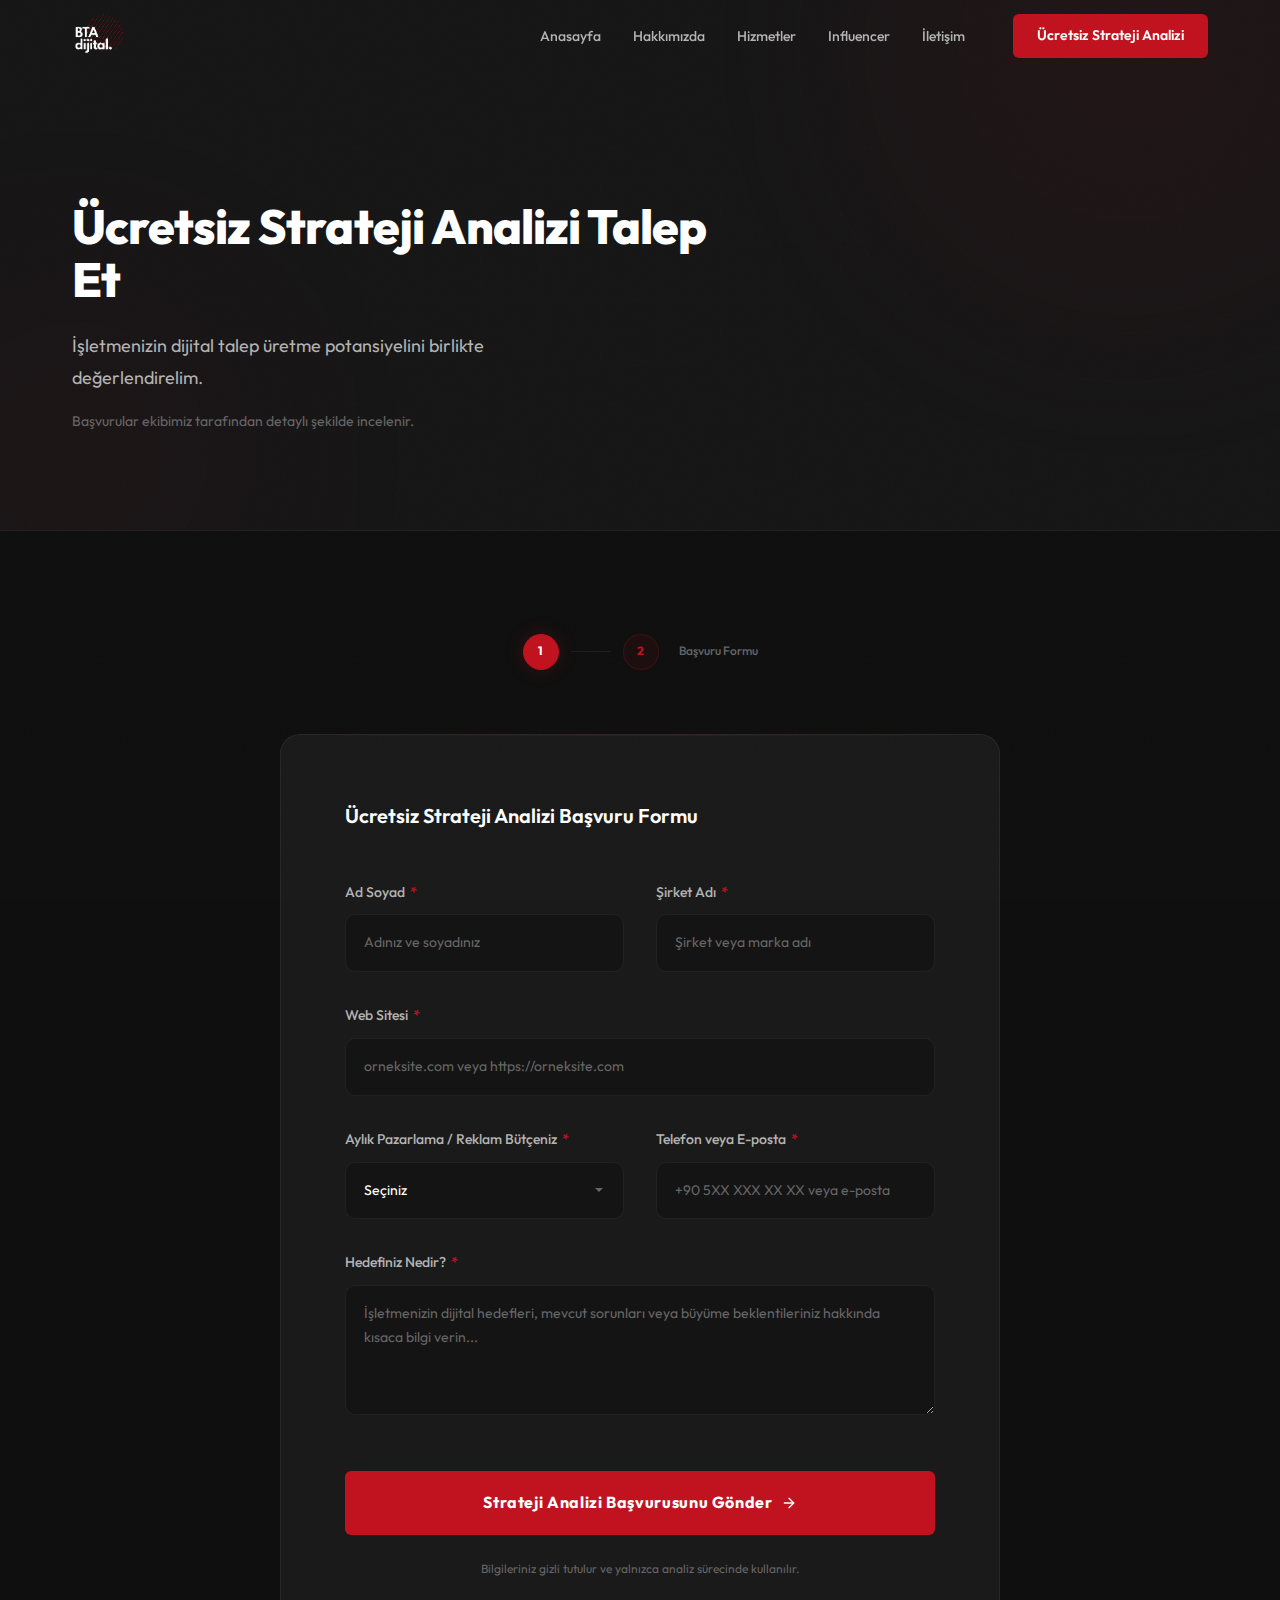
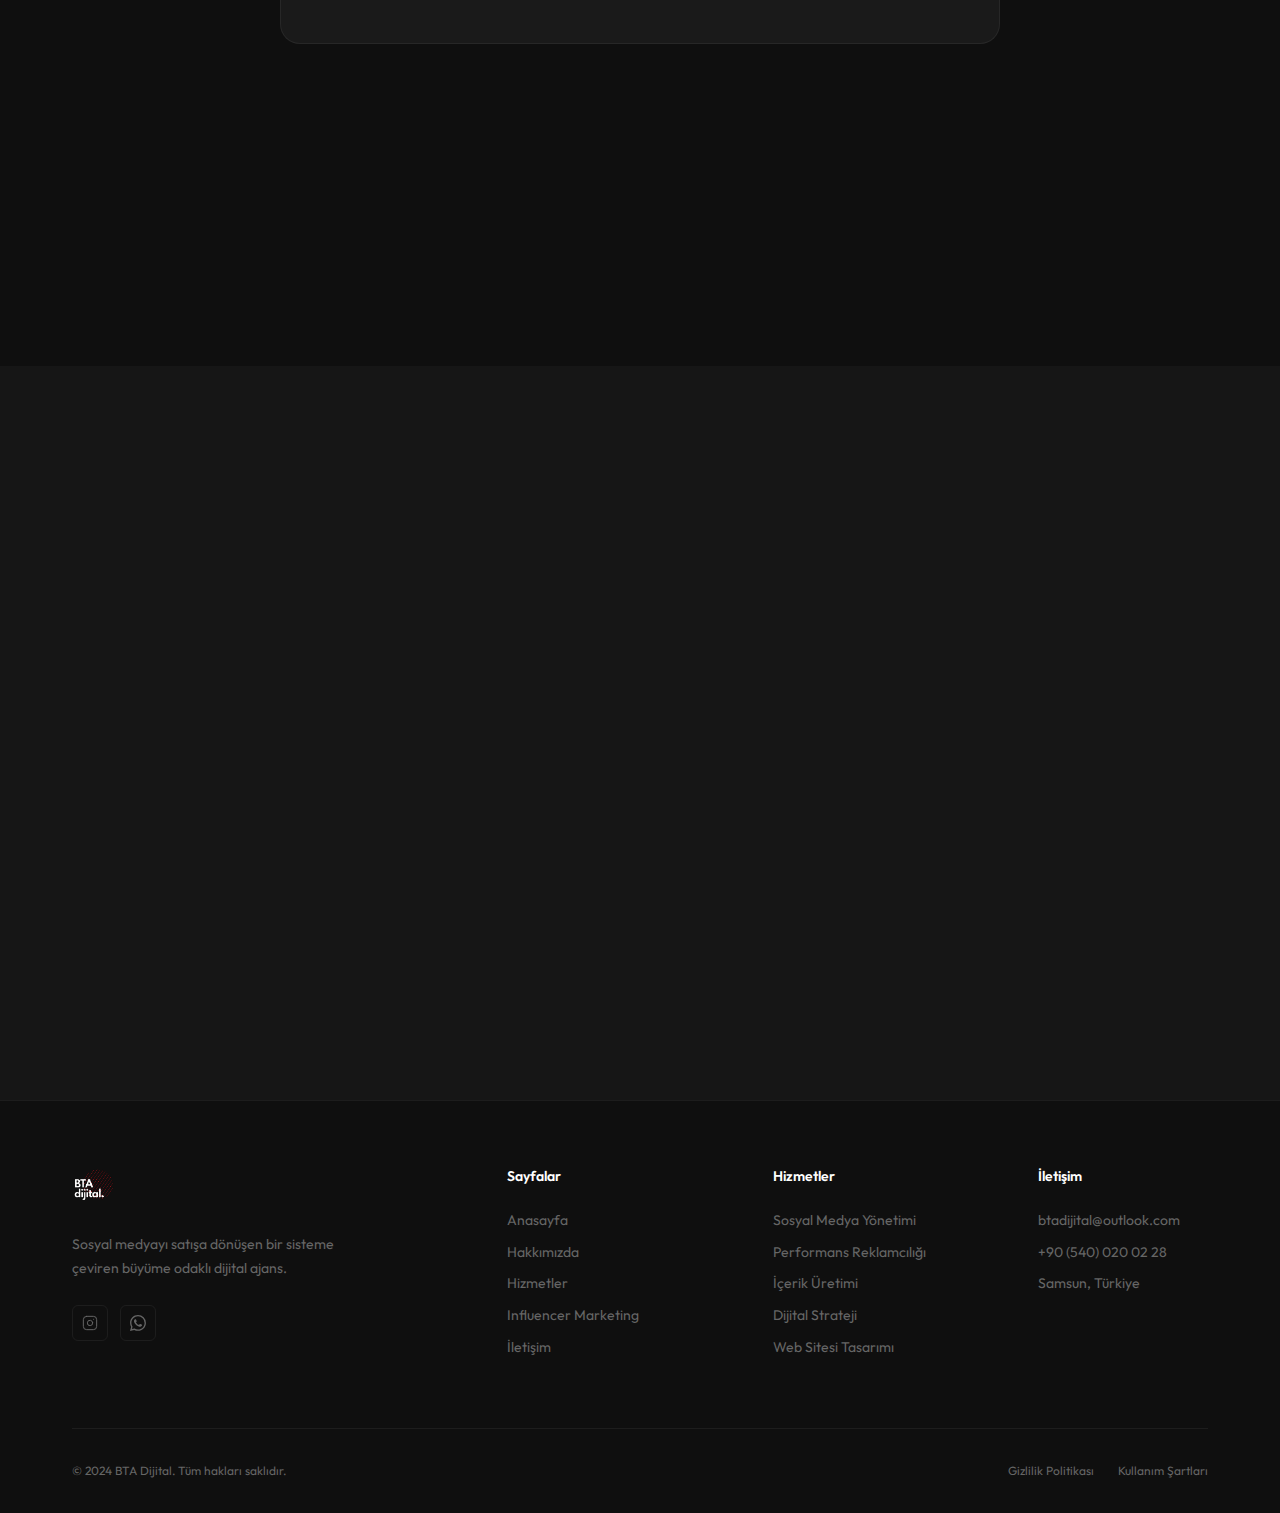
<file: strateji-analizi/index.html>
<!DOCTYPE html>
<html lang="tr">
<head>
  <meta charset="UTF-8">
  <meta name="viewport" content="width=device-width, initial-scale=1.0">
  <meta name="description" content="BTA Dijital Ücretsiz Strateji Analizi — Samsun ve Türkiye genelindeki işletmelerin dijital talep üretme potansiyelini birlikte değerlendirelim.">
  <link rel="canonical" href="https://btadijital.com/strateji-analizi/">
  <title>Ücretsiz Strateji Analizi | BTA Dijital Samsun</title>
  <!-- Google tag (gtag.js) -->
  <script async src="https://www.googletagmanager.com/gtag/js?id=G-4EDSD1Y0GF"></script>
  <script>
    window.dataLayer = window.dataLayer || [];
    function gtag(){dataLayer.push(arguments);}
    gtag('js', new Date());

    gtag('config', 'G-4EDSD1Y0GF', {
      anonymize_ip: true
    });
  </script>
  <link rel="preconnect" href="https://fonts.googleapis.com">
  <link rel="preconnect" href="https://fonts.gstatic.com" crossorigin>
  <link href="https://fonts.googleapis.com/css2?family=Outfit:wght@400;500;600;700;800&display=swap" rel="stylesheet">
  <link rel="stylesheet" href="../css/style.css">
</head>
<body>

  <!-- ===== HEADER ===== -->
  <header class="header">
    <div class="container">
      <a href="/" class="logo"><img src="../btadijitallogo.svg" class="nav-logo" alt="BTA Dijital" /></a>
      <nav class="nav">
        <ul class="nav-links">
          <li><a href="/" class="nav-link">Anasayfa</a></li>
          <li><a href="/hakkimizda/" class="nav-link">Hakkımızda</a></li>
          <li><a href="/hizmetler/" class="nav-link">Hizmetler</a></li>
          <li><a href="/influencer/" class="nav-link">Influencer</a></li>
          <li><a href="/iletisim/" class="nav-link">İletişim</a></li>
        </ul>
        <a href="/strateji-analizi/" class="nav-cta">Ücretsiz Strateji Analizi</a>
      </nav>
      <button class="mobile-toggle" aria-label="Menü"><span></span><span></span><span></span></button>
    </div>
  </header>

  <div class="mobile-menu">
    <a href="/">Anasayfa</a>
    <a href="/hakkimizda/">Hakkımızda</a>
    <a href="/hizmetler/">Hizmetler</a>
    <a href="/influencer/">Influencer</a>
    <a href="/iletisim/">İletişim</a>
    <a href="/strateji-analizi/" class="btn btn--accent">Ücretsiz Strateji Analizi</a>
  </div>

  <!-- ===== PAGE HERO ===== -->
  <section class="page-hero">
    <div class="hero-bg">
      <div class="hero-orb hero-orb--1"></div>
      <div class="hero-orb hero-orb--2"></div>
      <div class="hero-grid"></div>
    </div>
    <div class="container">
      <h1 class="page-hero__title reveal">Ücretsiz Strateji Analizi Talep Et</h1>
      <p class="page-hero__subtitle reveal reveal-delay-1">
        İşletmenizin dijital talep üretme potansiyelini birlikte değerlendirelim.
      </p>
      <p class="page-hero__note reveal reveal-delay-2">
        Başvurular ekibimiz tarafından detaylı şekilde incelenir.
      </p>
    </div>
  </section>

  <!-- ===== APPLICATION FORM ===== -->
  <section class="section" id="basvuru">
    <div class="container">
      <div class="apply-layout">

        <!-- Progress Indicator -->
        <div class="apply-progress reveal">
          <div class="apply-progress__step active">1</div>
          <div class="apply-progress__line"></div>
          <div class="apply-progress__step">2</div>
          <div class="apply-progress__label">Başvuru Formu</div>
        </div>

        <!-- Form Card -->
        <div class="apply-form-wrapper reveal reveal-delay-1">
          <h2 class="apply-form-title">Ücretsiz Strateji Analizi Başvuru Formu</h2>
          <form id="contactForm">
            <input type="hidden" name="form_type" value="strategy_analysis">

            <div class="form-row">
              <div class="form-group">
                <label class="form-label" for="name">Ad Soyad <span class="form-required">*</span></label>
                <input type="text" id="name" name="name" class="form-input" placeholder="Adınız ve soyadınız" data-required>
                <p class="form-error">Lütfen adınızı ve soyadınızı girin.</p>
              </div>
              <div class="form-group">
                <label class="form-label" for="company">Şirket Adı <span class="form-required">*</span></label>
                <input type="text" id="company" name="company" class="form-input" placeholder="Şirket veya marka adı" data-required>
                <p class="form-error">Lütfen şirket adınızı girin.</p>
              </div>
            </div>

            <div class="form-group">
              <label class="form-label" for="website">Web Sitesi <span class="form-required">*</span></label>
              <input type="text" id="website" name="website" class="form-input" placeholder="orneksite.com veya https://orneksite.com" data-required>
              <p class="form-error">Lütfen web sitenizi girin.</p>
            </div>

            <div class="form-row">
              <div class="form-group">
                <label class="form-label" for="budget">Aylık Pazarlama / Reklam Bütçeniz <span class="form-required">*</span></label>
                <select id="budget" name="budget" class="form-select" data-required>
                  <option value="">Seçiniz</option>
                  <option value="0-20k">0 – 20.000 TL</option>
                  <option value="20-50k">20.000 – 50.000 TL</option>
                  <option value="50-150k">50.000 – 150.000 TL</option>
                  <option value="150k+">150.000 TL ve üzeri</option>
                </select>
                <p class="form-error">Lütfen bütçe aralığı seçin.</p>
              </div>
              <div class="form-group">
                <label class="form-label" for="contact-info">Telefon veya E-posta <span class="form-required">*</span></label>
                <input type="text" id="contact-info" name="contact" class="form-input" placeholder="+90 5XX XXX XX XX veya e-posta" data-required>
                <p class="form-error">Lütfen telefon veya e-posta adresinizi girin.</p>
              </div>
            </div>

            <div class="form-group">
              <label class="form-label" for="goal">Hedefiniz Nedir? <span class="form-required">*</span></label>
              <textarea id="goal" name="goal" class="form-textarea" placeholder="İşletmenizin dijital hedefleri, mevcut sorunları veya büyüme beklentileriniz hakkında kısaca bilgi verin..." data-required></textarea>
              <p class="form-error">Lütfen hedefinizi kısaca yazın.</p>
            </div>

            <button type="submit" class="btn btn--accent btn--large form-submit">
              Strateji Analizi Başvurusunu Gönder
              <svg xmlns="http://www.w3.org/2000/svg" viewBox="0 0 24 24" fill="none" stroke="currentColor" stroke-width="2" stroke-linecap="round" stroke-linejoin="round"><path d="M5 12h14"/><path d="m12 5 7 7-7 7"/></svg>
            </button>
            <p class="form-note">Bilgileriniz gizli tutulur ve yalnızca analiz sürecinde kullanılır.</p>
            <p class="form-error form-submit-error" aria-live="polite"></p>
          </form>

          <!-- Confirmation State -->
          <div class="form-success">
            <div class="form-success__icon">
              <svg xmlns="http://www.w3.org/2000/svg" viewBox="0 0 24 24" fill="none" stroke="currentColor" stroke-width="2" stroke-linecap="round" stroke-linejoin="round"><polyline points="20 6 9 17 4 12"/></svg>
            </div>
            <h3 class="form-success__title">Başvurunuz Alınmıştır</h3>
            <p class="form-success__text">
              Başvurunuz incelenmektedir. Ekibimiz 24 saat içinde sizinle iletişime geçecektir.
            </p>
            <p class="form-success__note">Bu süreçte mevcut dijital varlıklarınız analiz edilmeye başlanır.</p>
          </div>
        </div>

        <!-- Contact Methods Below Form -->
        <div class="apply-sidebar reveal reveal-delay-2">
          <div class="apply-sidebar-card">
            <div class="apply-sidebar-card__icon">
              <svg xmlns="http://www.w3.org/2000/svg" viewBox="0 0 24 24" fill="none" stroke="currentColor" stroke-width="1.5" stroke-linecap="round" stroke-linejoin="round"><rect width="20" height="16" x="2" y="4" rx="2"/><path d="m22 7-8.97 5.7a1.94 1.94 0 0 1-2.06 0L2 7"/></svg>
            </div>
            <div class="apply-sidebar-card__text">
              <strong>E-posta</strong>
              <a href="mailto:btadijital@outlook.com">btadijital@outlook.com</a>
            </div>
          </div>
          <div class="apply-sidebar-card">
            <div class="apply-sidebar-card__icon">
              <svg xmlns="http://www.w3.org/2000/svg" viewBox="0 0 24 24" fill="none" stroke="currentColor" stroke-width="1.5" stroke-linecap="round" stroke-linejoin="round"><path d="M22 16.92v3a2 2 0 0 1-2.18 2 19.79 19.79 0 0 1-8.63-3.07 19.5 19.5 0 0 1-6-6 19.79 19.79 0 0 1-3.07-8.67A2 2 0 0 1 4.11 2h3a2 2 0 0 1 2 1.72 12.84 12.84 0 0 0 .7 2.81 2 2 0 0 1-.45 2.11L8.09 9.91a16 16 0 0 0 6 6l1.27-1.27a2 2 0 0 1 2.11-.45 12.84 12.84 0 0 0 2.81.7A2 2 0 0 1 22 16.92z"/></svg>
            </div>
            <div class="apply-sidebar-card__text">
              <strong>Telefon</strong>
              <a href="tel:+905400200228">+90 (540) 020 02 28</a>
            </div>
          </div>
          <div class="apply-sidebar-card">
            <div class="apply-sidebar-card__icon">
              <svg xmlns="http://www.w3.org/2000/svg" viewBox="0 0 24 24" fill="none" stroke="currentColor" stroke-width="1.5" stroke-linecap="round" stroke-linejoin="round"><path d="M20 10c0 6-8 12-8 12s-8-6-8-12a8 8 0 0 1 16 0Z"/><circle cx="12" cy="10" r="3"/></svg>
            </div>
            <div class="apply-sidebar-card__text">
              <strong>Konum</strong>
              Samsun, Türkiye
            </div>
          </div>
        </div>

      </div>
    </div>
  </section>

  <!-- ===== FAQ ===== -->
  <section class="section section--dark">
    <div class="container">
      <div class="section-header section-header--center">
        <div class="section-label reveal">Sık Sorulan Sorular</div>
        <h2 class="section-title reveal reveal-delay-1">Başvuru sürecine dair merak edilenler</h2>
      </div>

      <div class="faq-list">
        <div class="faq-item reveal">
          <button class="faq-question">
            Strateji analizi gerçekten ücretsiz mi?
            <span class="faq-icon"></span>
          </button>
          <div class="faq-answer">
            <div class="faq-answer__inner">
              Evet, tamamen ücretsiz. İlk değerlendirmede markanızı tanımak, hedeflerinizi anlamak ve size uygun bir yaklaşım önerebilmek istiyoruz. Bu süreç karşılıklı bir değerlendirme fırsatıdır.
            </div>
          </div>
        </div>

        <div class="faq-item reveal">
          <button class="faq-question">
            Başvurumdan sonra ne olur?
            <span class="faq-icon"></span>
          </button>
          <div class="faq-answer">
            <div class="faq-answer__inner">
              Başvurunuz ekibimiz tarafından dikkatle incelenir. Mevcut dijital varlıklarınız analiz edilir ve 24 saat içinde uzman ekibimiz sizinle iletişime geçerek değerlendirme sonuçlarını paylaşır.
            </div>
          </div>
        </div>

        <div class="faq-item reveal">
          <button class="faq-question">
            Hangi sektörlerle çalışıyorsunuz?
            <span class="faq-icon"></span>
          </button>
          <div class="faq-answer">
            <div class="faq-answer__inner">
              Belirli bir sektör kısıtlamamız yok. E-ticaret, hizmet sektörü, SaaS, moda, gıda, sağlık, eğitim gibi birçok farklı alanda deneyimimiz var. Önemli olan sektör değil, büyüme iradesi ve dijital kanallara yatırım yapma kararlılığıdır.
            </div>
          </div>
        </div>

        <div class="faq-item reveal">
          <button class="faq-question">
            Değerlendirme süreci nasıl işliyor?
            <span class="faq-icon"></span>
          </button>
          <div class="faq-answer">
            <div class="faq-answer__inner">
              Başvurunuzu aldıktan sonra dijital varlıklarınızı (web sitesi, sosyal medya hesapları, reklam performansı) analiz ediyoruz. Ardından size özel fırsatları ve önerilerimizi içeren bir değerlendirme ile iletişime geçiyoruz.
            </div>
          </div>
        </div>
      </div>
    </div>
  </section>

  <!-- ===== FOOTER ===== -->
  <footer class="footer">
    <div class="container">
      <div class="footer-grid">
        <div class="footer-brand">
          <a href="/" class="logo"><img src="../btadijitallogo.svg" class="footer-logo" alt="BTA Dijital" /></a>
          <p>Sosyal medyayı satışa dönüşen bir sisteme çeviren büyüme odaklı dijital ajans.</p>
          <div class="footer-social">
            <a href="https://instagram.com/btadijital" aria-label="Instagram"><svg xmlns="http://www.w3.org/2000/svg" viewBox="0 0 24 24" fill="none" stroke="currentColor" stroke-width="1.5" stroke-linecap="round" stroke-linejoin="round"><rect width="20" height="20" x="2" y="2" rx="5" ry="5"/><path d="M16 11.37A4 4 0 1 1 12.63 8 4 4 0 0 1 16 11.37z"/><line x1="17.5" x2="17.51" y1="6.5" y2="6.5"/></svg></a>
            <a href="https://wa.me/905400200228?text=Merhaba,%20hizmetleriniz%20hakkında%20bilgi%20almak%20istiyorum" target="_blank" rel="noopener noreferrer" aria-label="WhatsApp"><svg xmlns="http://www.w3.org/2000/svg" width="18" height="18" fill="currentColor" class="bi bi-whatsapp" viewBox="0 0 16 16">
              <path d="M13.601 2.326A7.85 7.85 0 0 0 7.994 0C3.627 0 .068 3.558.064 7.926c0 1.399.366 2.76 1.057 3.965L0 16l4.204-1.102a7.9 7.9 0 0 0 3.79.965h.004c4.368 0 7.926-3.558 7.93-7.93A7.9 7.9 0 0 0 13.6 2.326zM7.994 14.521a6.6 6.6 0 0 1-3.356-.92l-.24-.144-2.494.654.666-2.433-.156-.251a6.56 6.56 0 0 1-1.007-3.505c0-3.626 2.957-6.584 6.591-6.584a6.56 6.56 0 0 1 4.66 1.931 6.56 6.56 0 0 1 1.928 4.66c-.004 3.639-2.961 6.592-6.592 6.592m3.615-4.934c-.197-.099-1.17-.578-1.353-.646-.182-.065-.315-.099-.445.099-.133.197-.513.646-.627.775-.114.133-.232.148-.43.05-.197-.1-.836-.308-1.592-.985-.59-.525-.985-1.175-1.103-1.372-.114-.198-.011-.304.088-.403.087-.088.197-.232.296-.346.1-.114.133-.198.198-.33.065-.134.034-.248-.015-.347-.05-.099-.445-1.076-.612-1.47-.16-.389-.323-.335-.445-.34-.114-.007-.247-.007-.38-.007a.73.73 0 0 0-.529.247c-.182.198-.691.677-.691 1.654s.71 1.916.81 2.049c.098.133 1.394 2.132 3.383 2.992.47.205.84.326 1.129.418.475.152.904.129 1.246.08.38-.058 1.171-.48 1.338-.943.164-.464.164-.86.114-.943-.049-.084-.182-.133-.38-.232"/>
            </svg></a>
          </div>
        </div>
        <div class="footer-col">
          <h4>Sayfalar</h4>
          <a href="/">Anasayfa</a>
          <a href="/hakkimizda/">Hakkımızda</a>
          <a href="/hizmetler/">Hizmetler</a>
          <a href="/influencer/">Influencer Marketing</a>
          <a href="/iletisim/">İletişim</a>
        </div>
        <div class="footer-col">
          <h4>Hizmetler</h4>
          <a href="/hizmetler/">Sosyal Medya Yönetimi</a>
          <a href="/hizmetler/">Performans Reklamcılığı</a>
          <a href="/hizmetler/">İçerik Üretimi</a>
          <a href="/hizmetler/">Dijital Strateji</a>
          <a href="/hizmetler/">Web Sitesi Tasarımı</a>
        </div>
        <div class="footer-col">
          <h4>İletişim</h4>
          <a href="mailto:btadijital@outlook.com">btadijital@outlook.com</a>
          <a href="tel:+905400200228">+90 (540) 020 02 28</a>
          <a>Samsun, Türkiye</a>
        </div>
      </div>
      <div class="footer-bottom">
        <span>&copy; 2024 BTA Dijital. Tüm hakları saklıdır.</span>
        <div class="footer-bottom-links">
          <a href="/gizlilik-politikasi/">Gizlilik Politikası</a>
          <a href="/kullanim-sartlari/">Kullanım Şartları</a>
        </div>
      </div>
    </div>
  </footer>

  <script src="../js/main.js"></script>
</body>
</html>
</file>
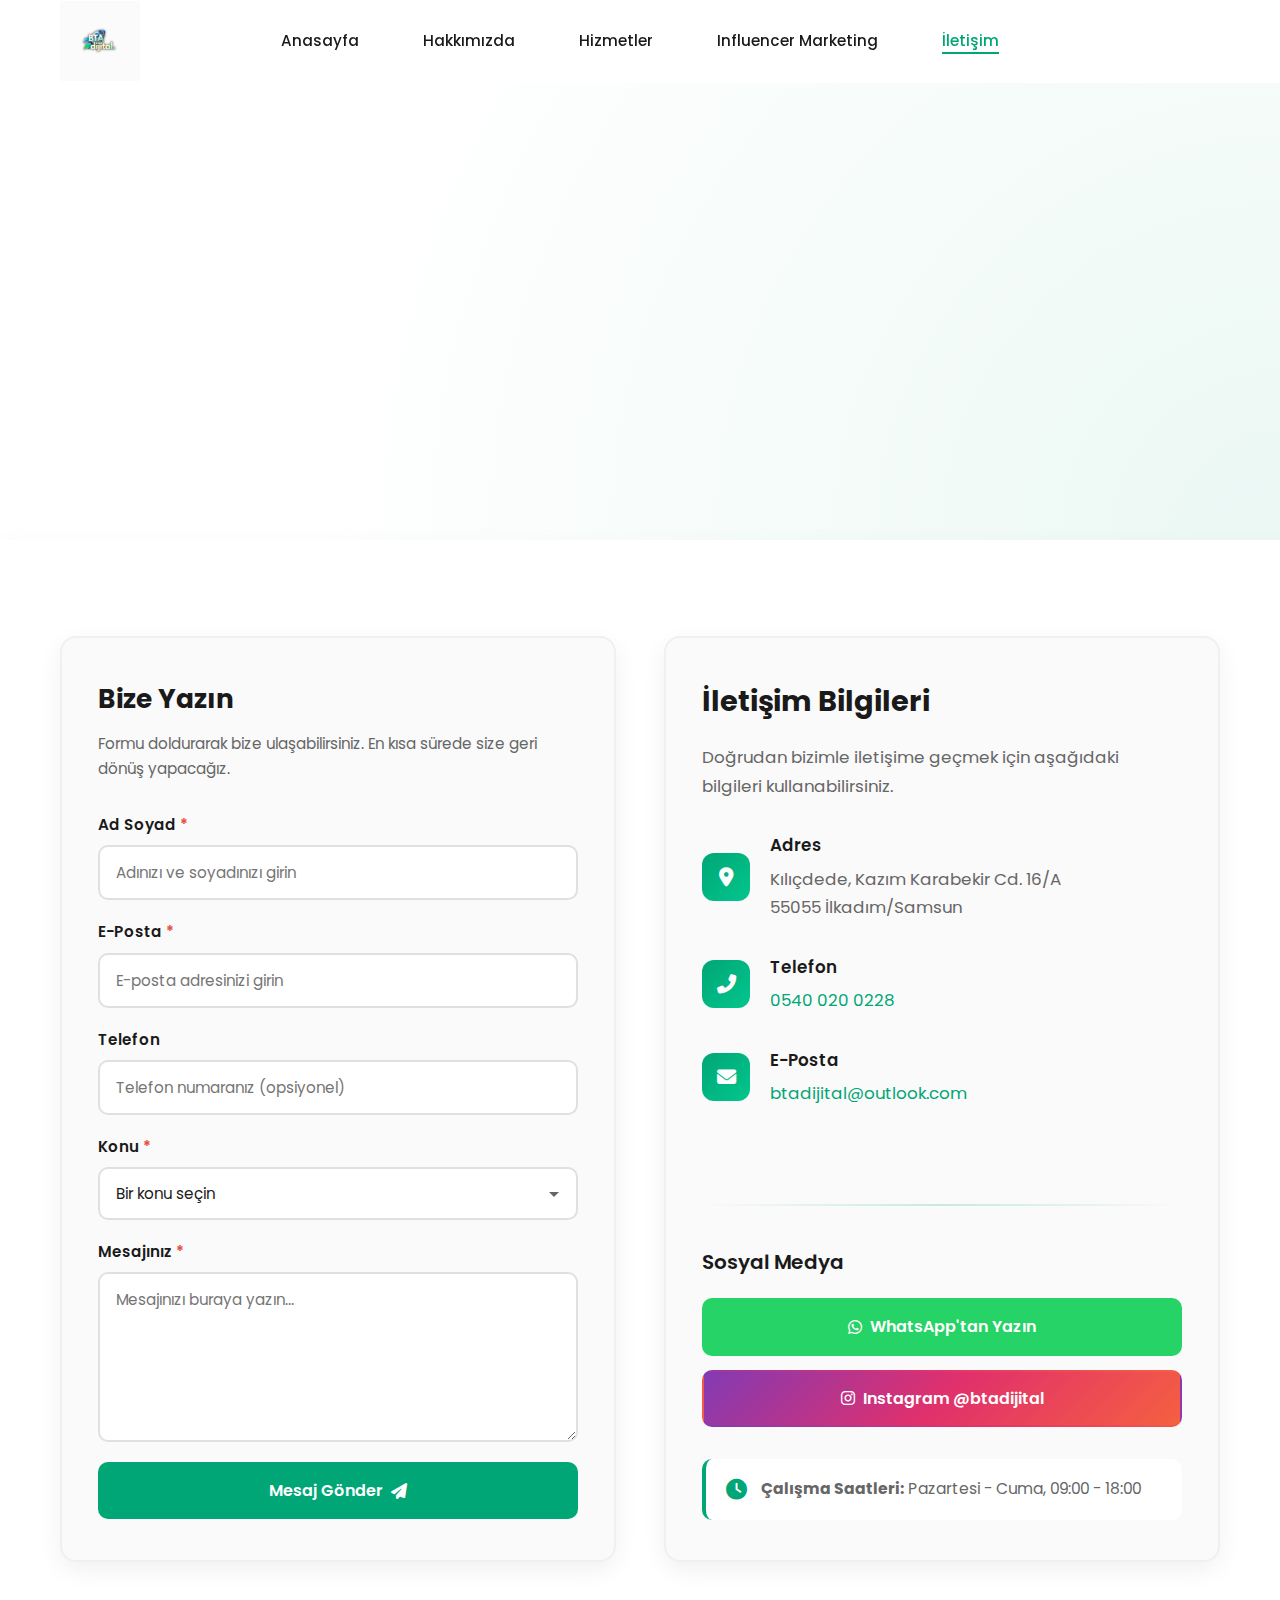
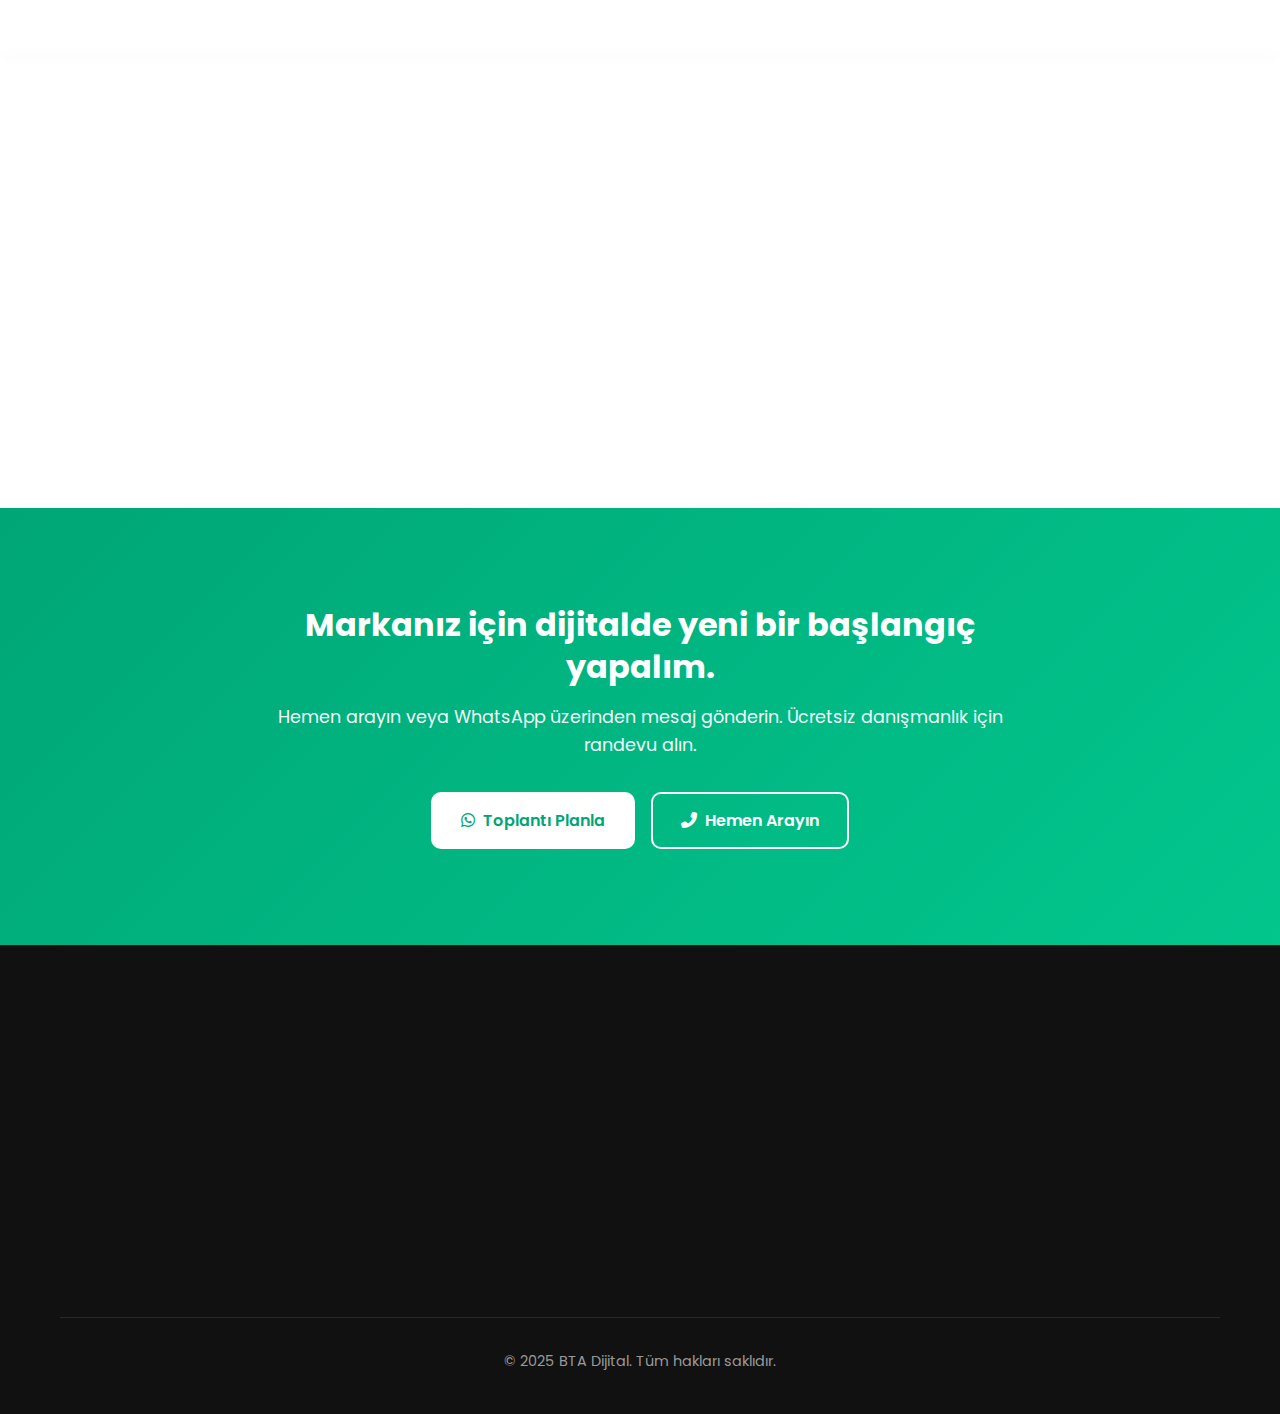
<file: contact.html>
<!DOCTYPE html>
<html lang="tr">
<head>
    <meta charset="UTF-8">
    <meta name="viewport" content="width=device-width, initial-scale=1.0">
    <meta name="description" content="BTA Dijital ile iletişime geçin. Samsun İlkadım ofisimizden dijital pazarlama hizmetleri alın. Telefon: 0540 020 0228">
    <title>İletişim – BTA Dijital | Bize Ulaşın</title>
    
    <!-- Google Search Console Verification -->
    <meta name="google-site-verification" content="YOUR_GOOGLE_SEARCH_CONSOLE_VERIFICATION_CODE_HERE">
    
    <!-- Google Analytics 4 -->
    <script async src="https://www.googletagmanager.com/gtag/js?id=G-XXXXXXXXXX"></script>
    <script>
      window.dataLayer = window.dataLayer || [];
      function gtag(){dataLayer.push(arguments);}
      gtag('js', new Date());
      gtag('config', 'G-XXXXXXXXXX');
    </script>
    
    <!-- Canonical URL -->
    <link rel="canonical" href="https://btadijital.com/contact.html">
    
    <!-- Favicon -->
    <link rel="icon" type="image/jpeg" href="btadijitallogo.jpg">
    
    <!-- Open Graph Meta Tags -->
    <meta property="og:title" content="İletişim – BTA Dijital">
    <meta property="og:description" content="Dijital pazarlama hizmetleri için BTA Dijital ile iletişime geçin. Samsun merkezli ajans.">
    <meta property="og:image" content="https://btadijital.com/btadijitallogo.jpg">
    <meta property="og:url" content="https://btadijital.com/contact.html">
    <meta property="og:type" content="website">
    <meta property="og:locale" content="tr_TR">
    
    <!-- Twitter Card Meta Tags -->
    <meta name="twitter:card" content="summary_large_image">
    <meta name="twitter:title" content="İletişim – BTA Dijital">
    <meta name="twitter:description" content="Dijital pazarlama hizmetleri için BTA Dijital ile iletişime geçin.">
    <meta name="twitter:image" content="https://btadijital.com/btadijitallogo.jpg">
    
    <!-- Google Fonts - Poppins -->
    <link rel="preconnect" href="https://fonts.googleapis.com">
    <link rel="preconnect" href="https://fonts.gstatic.com" crossorigin>
    <link href="https://fonts.googleapis.com/css2?family=Poppins:wght@400;500;600;700&display=swap" rel="stylesheet">
    
    <!-- Font Awesome for Icons -->
    <link rel="stylesheet" href="https://cdnjs.cloudflare.com/ajax/libs/font-awesome/6.4.0/css/all.min.css">
    
    <!-- Main Stylesheet -->
    <link rel="stylesheet" href="style.css">
    
    <!-- Breadcrumb Schema -->
    <script type="application/ld+json">
    {
      "@context": "https://schema.org",
      "@type": "BreadcrumbList",
      "itemListElement": [{
        "@type": "ListItem",
        "position": 1,
        "name": "Anasayfa",
        "item": "https://btadijital.com/"
      },{
        "@type": "ListItem",
        "position": 2,
        "name": "İletişim",
        "item": "https://btadijital.com/contact.html"
      }]
    }
    </script>
    
    <!-- ContactPage Schema -->
    <script type="application/ld+json">
    {
      "@context": "https://schema.org",
      "@type": "ContactPage",
      "name": "İletişim - BTA Dijital",
      "description": "BTA Dijital ile iletişime geçin",
      "url": "https://btadijital.com/contact.html"
    }
    </script>
</head>
<body>
    
    <!-- HEADER / NAVIGATION -->
    <header class="header" id="header">
        <nav class="navbar">
            <div class="container">
                <div class="nav-wrapper">
                    <!-- Logo -->
                    <div class="logo">
                        <a href="index.html">
                            <img src="btadijitallogo.jpg" alt="BTA Dijital Logo" width="150" height="42">
                        </a>
                    </div>
                    
                    <!-- Desktop Navigation -->
                    <ul class="nav-menu" id="navMenu">
                        <li class="nav-item">
                            <a href="index.html" class="nav-link">Anasayfa</a>
                        </li>
                        <li class="nav-item">
                            <a href="hakkimizda.html" class="nav-link">Hakkımızda</a>
                        </li>
                        <li class="nav-item">
                            <a href="services.html" class="nav-link">Hizmetler</a>
                        </li>
                        <li class="nav-item">
                            <a href="influencer.html" class="nav-link">Influencer Marketing</a>
                        </li>
                        <li class="nav-item">
                            <a href="contact.html" class="nav-link active">İletişim</a>
                        </li>
                    </ul>
                    
                    <!-- Mobile Hamburger Menu -->
                    <div class="hamburger" id="hamburger">
                        <span class="bar"></span>
                        <span class="bar"></span>
                        <span class="bar"></span>
                    </div>
                </div>
            </div>
        </nav>
    </header>

    <!-- CONTACT HERO -->
    <section class="contact-hero">
        <div class="hero-shape"></div>
        <div class="container">
            <div class="contact-hero-content">
                <h1 class="contact-hero-title">Bizimle İletişime Geçin</h1>
                <p class="contact-hero-subtitle">Sorularınız, projeleriniz veya işbirliği talepleriniz için bizimle iletişime geçebilirsiniz.</p>
            </div>
        </div>
    </section>

    <!-- CONTACT SECTION -->
    <section class="contact-section">
        <div class="container">
            <div class="contact-container">
                <!-- Contact Form -->
                <div class="contact-form">
                    <h2 class="contact-form-title">Bize Yazın</h2>
                    <p class="contact-form-desc">Formu doldurarak bize ulaşabilirsiniz. En kısa sürede size geri dönüş yapacağız.</p>
                    <form id="contactForm" class="form" method="post" action="#">
                        <div class="form-group">
                            <label for="name">Ad Soyad <span class="required">*</span></label>
                            <input type="text" id="name" name="name" placeholder="Adınızı ve soyadınızı girin" required>
                        </div>
                        <div class="form-group">
                            <label for="email">E-Posta <span class="required">*</span></label>
                            <input type="email" id="email" name="email" placeholder="E-posta adresinizi girin" required>
                        </div>
                        <div class="form-group">
                            <label for="phone">Telefon</label>
                            <input type="tel" id="phone" name="phone" placeholder="Telefon numaranız (opsiyonel)">
                        </div>
                        <div class="form-group">
                            <label for="subject">Konu <span class="required">*</span></label>
                            <select id="subject" name="subject" required>
                                <option value="">Bir konu seçin</option>
                                <option value="genel">Genel Bilgi</option>
                                <option value="teklif">Teklif Talebi</option>
                                <option value="sosyal-medya">Sosyal Medya Yönetimi</option>
                                <option value="reklam">Reklam Stratejileri</option>
                                <option value="web">Web Sitesi Tasarımı</option>
                                <option value="influencer">Influencer Marketing</option>
                                <option value="diger">Diğer</option>
                            </select>
                        </div>
                        <div class="form-group">
                            <label for="message">Mesajınız <span class="required">*</span></label>
                            <textarea id="message" name="message" rows="6" placeholder="Mesajınızı buraya yazın..." required></textarea>
                        </div>
                        <button type="submit" class="btn btn-primary">
                            <span>Mesaj Gönder</span>
                            <i class="fas fa-paper-plane"></i>
                        </button>
                    </form>
                    <div id="formFeedback" class="form-feedback"></div>
                </div>

                <!-- Contact Info -->
                <div class="contact-info">
                    <h2 class="contact-info-title">İletişim Bilgileri</h2>
                    <p class="contact-info-desc">Doğrudan bizimle iletişime geçmek için aşağıdaki bilgileri kullanabilirsiniz.</p>
                    
                    <ul class="contact-info-list">
                        <li class="contact-info-item">
                            <div class="contact-icon">
                                <i class="fas fa-map-marker-alt"></i>
                            </div>
                            <div class="contact-details">
                                <h4>Adres</h4>
                                <p>Kılıçdede, Kazım Karabekir Cd. 16/A<br>55055 İlkadım/Samsun</p>
                            </div>
                        </li>
                        <li class="contact-info-item">
                            <div class="contact-icon">
                                <i class="fas fa-phone-alt"></i>
                            </div>
                            <div class="contact-details">
                                <h4>Telefon</h4>
                                <p><a href="tel:+905400200228">0540 020 0228</a></p>
                            </div>
                        </li>
                        <li class="contact-info-item">
                            <div class="contact-icon">
                                <i class="fas fa-envelope"></i>
                            </div>
                            <div class="contact-details">
                                <h4>E-Posta</h4>
                                <p><a href="mailto:btadijital@outlook.com">btadijital@outlook.com</a></p>
                            </div>
                        </li>
                    </ul>
                    
                    <div class="contact-info-divider"></div>
                    
                    <h3 class="contact-social-title">Sosyal Medya</h3>
                    <div class="contact-buttons">
                        <a href="https://wa.me/905400200228" target="_blank" rel="noopener noreferrer" class="btn btn-whatsapp">
                            <i class="fab fa-whatsapp"></i>
                            WhatsApp'tan Yazın
                        </a>
                        <a href="https://www.instagram.com/btadijital" target="_blank" rel="noopener noreferrer" class="btn btn-instagram">
                            <i class="fab fa-instagram"></i>
                            Instagram @btadijital
                        </a>
                    </div>
                    
                    <div class="contact-info-note">
                        <i class="fas fa-clock"></i>
                        <p><strong>Çalışma Saatleri:</strong> Pazartesi - Cuma, 09:00 - 18:00</p>
                    </div>
                </div>
            </div>
        </div>
    </section>

    <!-- MAP SECTION -->
    <section class="contact-map">
        <iframe
            src="https://www.google.com/maps/embed?pb=!1m18!1m12!1m3!1d3012.565865835318!2d36.3310!3d41.2845!2m3!1f0!2f0!3f0!3m2!1i1024!2i768!4f13.1!3m3!1m2!1s0x4088753e6f1f0e2b%3A0x1a1cdd9efbe1cf7b!2sK%C4%B1l%C4%B1%C3%A7dede%2C%20Kaz%C4%B1m%20Karabekir%20Cd.%2016%2FA%2C%2055055%20%C4%B0lkad%C4%B1m%2FSamsun!5e0!3m2!1str!2str!4v20231021000000"
            width="100%" 
            height="450" 
            style="border:0;" 
            allowfullscreen="" 
            loading="lazy"
            referrerpolicy="no-referrer-when-downgrade"
            title="BTA Dijital Ofis Konumu">
        </iframe>
    </section>

    <!-- CONTACT CTA -->
    <section class="contact-cta">
        <div class="container">
            <div class="contact-cta-content">
                <h2 class="contact-cta-title">Markanız için dijitalde yeni bir başlangıç yapalım.</h2>
                <p class="contact-cta-text">Hemen arayın veya WhatsApp üzerinden mesaj gönderin. Ücretsiz danışmanlık için randevu alın.</p>
                <div class="contact-cta-buttons">
                    <a href="https://wa.me/905400200228" target="_blank" rel="noopener noreferrer" class="btn btn-white">
                        <i class="fab fa-whatsapp"></i>
                        Toplantı Planla
                    </a>
                    <a href="tel:+905400200228" class="btn btn-white-outline">
                        <i class="fas fa-phone-alt"></i>
                        Hemen Arayın
                    </a>
                </div>
            </div>
        </div>
    </section>

    <!-- FOOTER -->
    <footer class="footer">
        <div class="container">
            <div class="footer-content">
                
                <!-- Column 1: Logo & Tagline -->
                <div class="footer-column">
                    <div class="footer-logo">
                        <img src="btadijitallogo.jpg" alt="BTA Dijital Logo" loading="lazy" width="150" height="50">
                    </div>
                    <p class="footer-tagline">
                        BTA Dijital — Dijitalde Gücünü Keşfet.
                    </p>
                    <p class="footer-designed">
                        Designed by BTA Dijital
                    </p>
                </div>
                
                <!-- Column 2: Quick Links -->
                <div class="footer-column">
                    <h3 class="footer-title">Hızlı Bağlantılar</h3>
                    <ul class="footer-links">
                        <li><a href="index.html">Anasayfa</a></li>
                        <li><a href="hakkimizda.html">Hakkımızda</a></li>
                        <li><a href="services.html">Hizmetler</a></li>
                        <li><a href="influencer.html">Influencer Marketing</a></li>
                        <li><a href="contact.html">İletişim</a></li>
                    </ul>
                </div>
                
                <!-- Column 3: Contact Info -->
                <div class="footer-column">
                    <h3 class="footer-title">İletişim Bilgileri</h3>
                    <ul class="footer-contact">
                        <li>
                            <i class="fas fa-envelope"></i>
                            <a href="mailto:btadijital@outlook.com">btadijital@outlook.com</a>
                        </li>
                        <li>
                            <i class="fas fa-phone"></i>
                            <a href="tel:05400200228">0540 020 0228</a>
                        </li>
                        <li>
                            <i class="fas fa-building"></i>
                            <span>Kılıçdede, Kazım Karabekir Cd. 16/A 55055 İlkadım/Samsun</span>
                        </li>
                    </ul>
                    <div class="social-icons">
                        <a href="https://www.instagram.com/btadijital" target="_blank" rel="noopener noreferrer" aria-label="Instagram" class="social-link social-instagram">
                            <i class="fab fa-instagram"></i>
                        </a>
                        <a href="https://wa.me/905400200228" target="_blank" rel="noopener noreferrer" aria-label="WhatsApp" class="social-link social-whatsapp">
                            <i class="fab fa-whatsapp"></i>
                        </a>
                    </div>
                </div>
                
            </div>
            
            <!-- Copyright -->
            <div class="footer-bottom">
                <p>&copy; 2025 BTA Dijital. Tüm hakları saklıdır.</p>
            </div>
        </div>
    </footer>

    <!-- Main JavaScript -->
    <script src="script.js" defer></script>
</body>
</html>
</file>
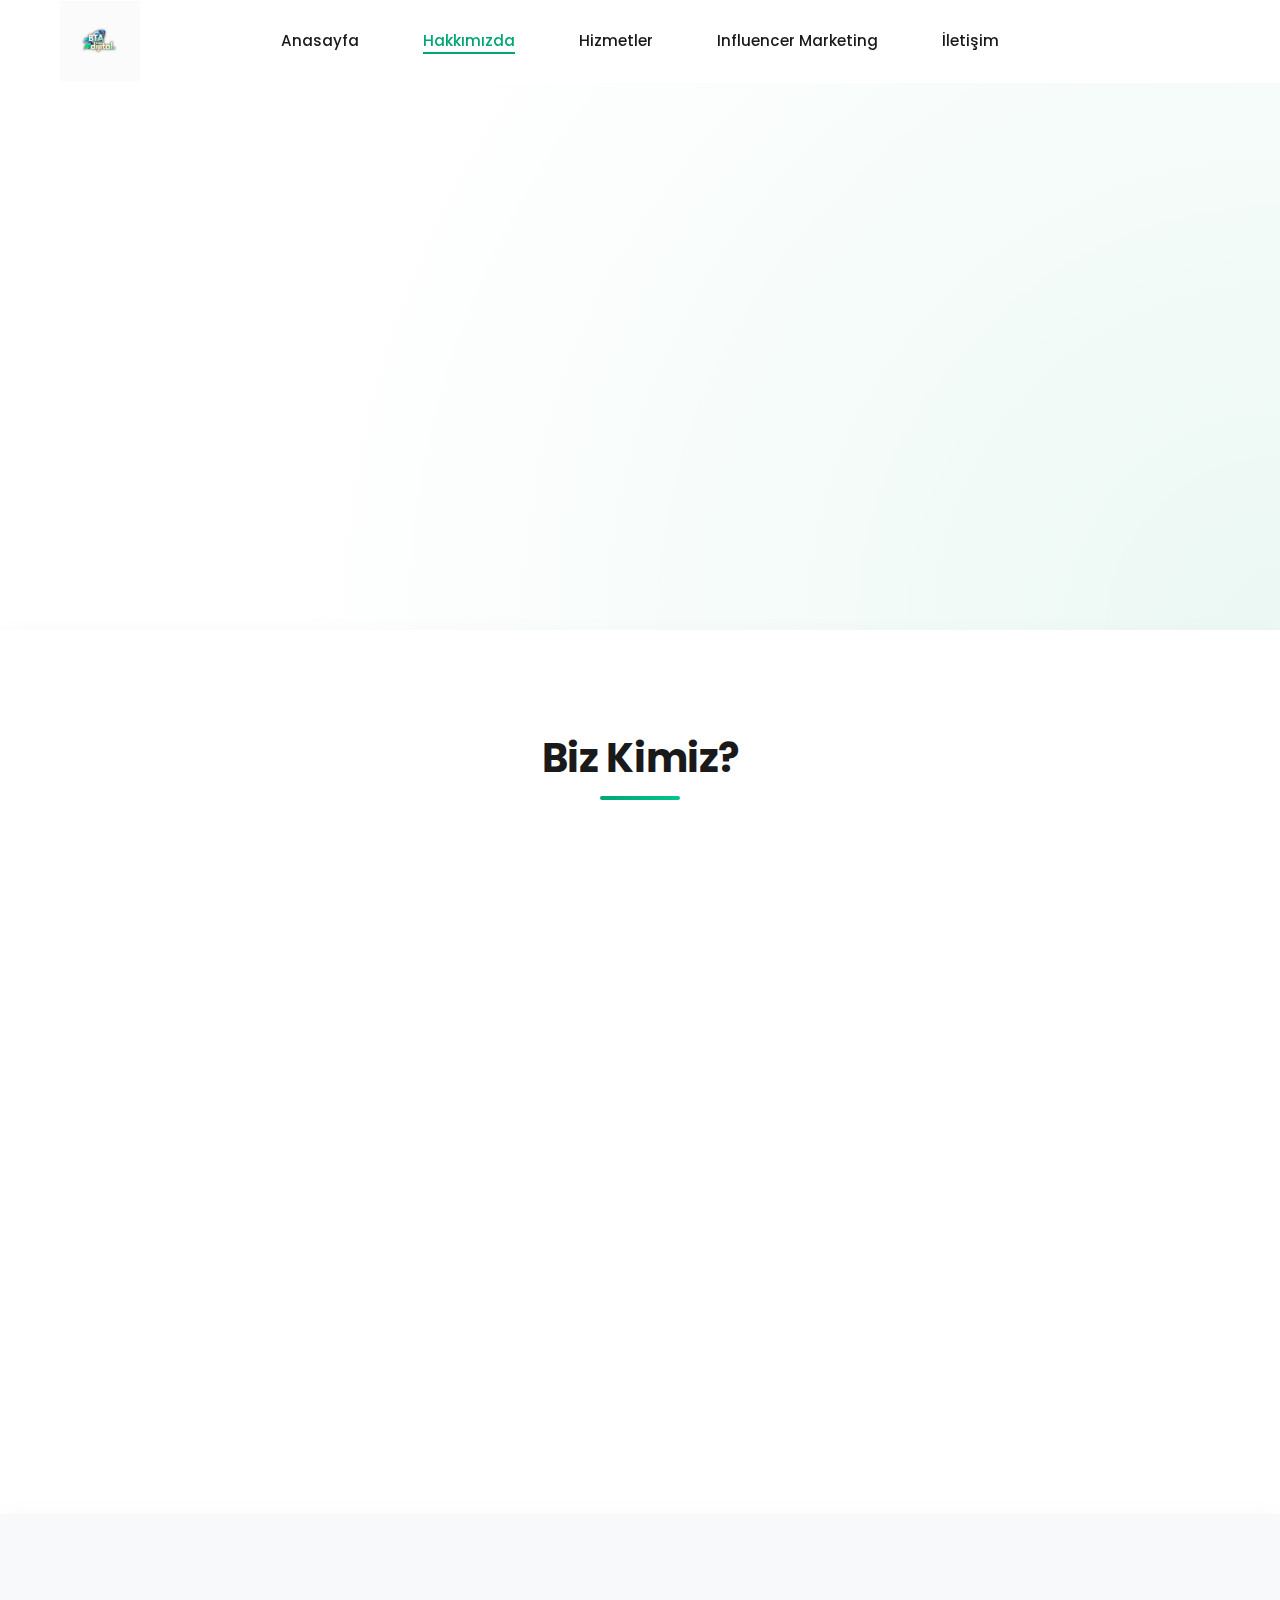
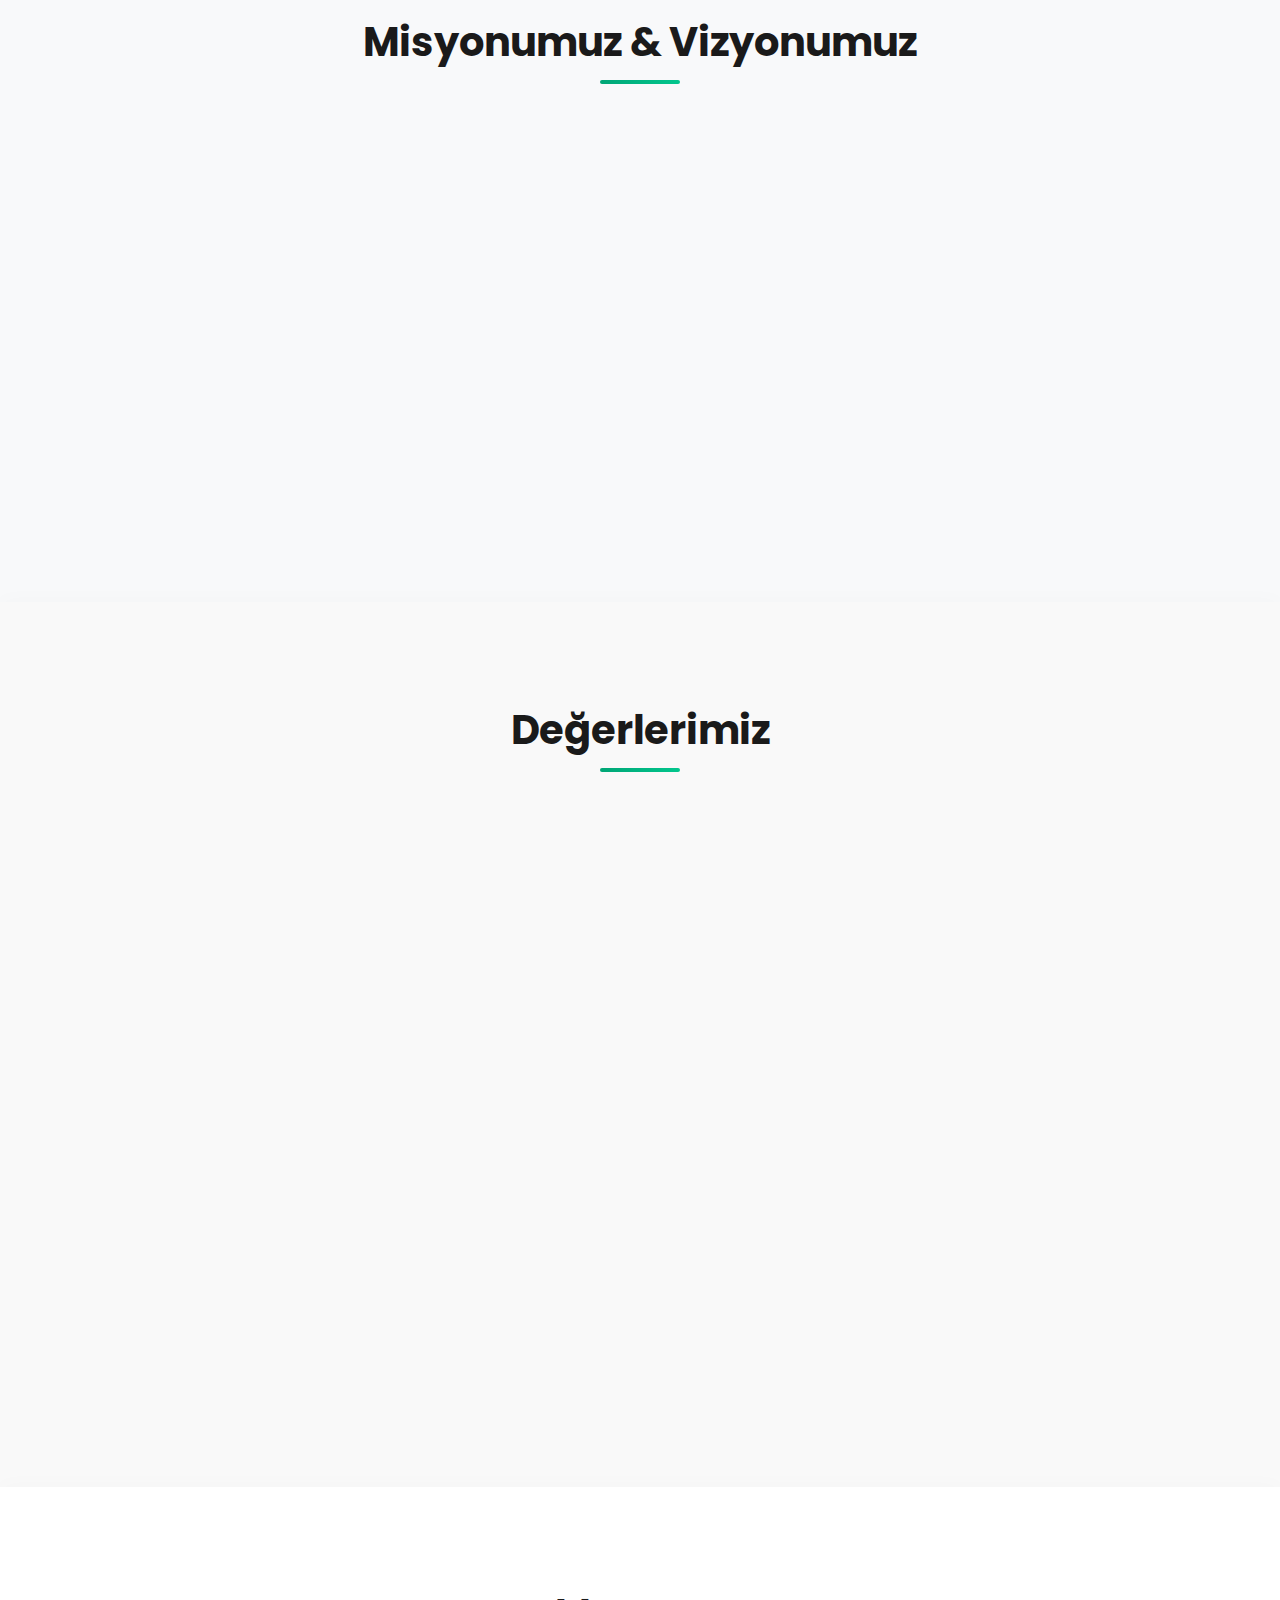
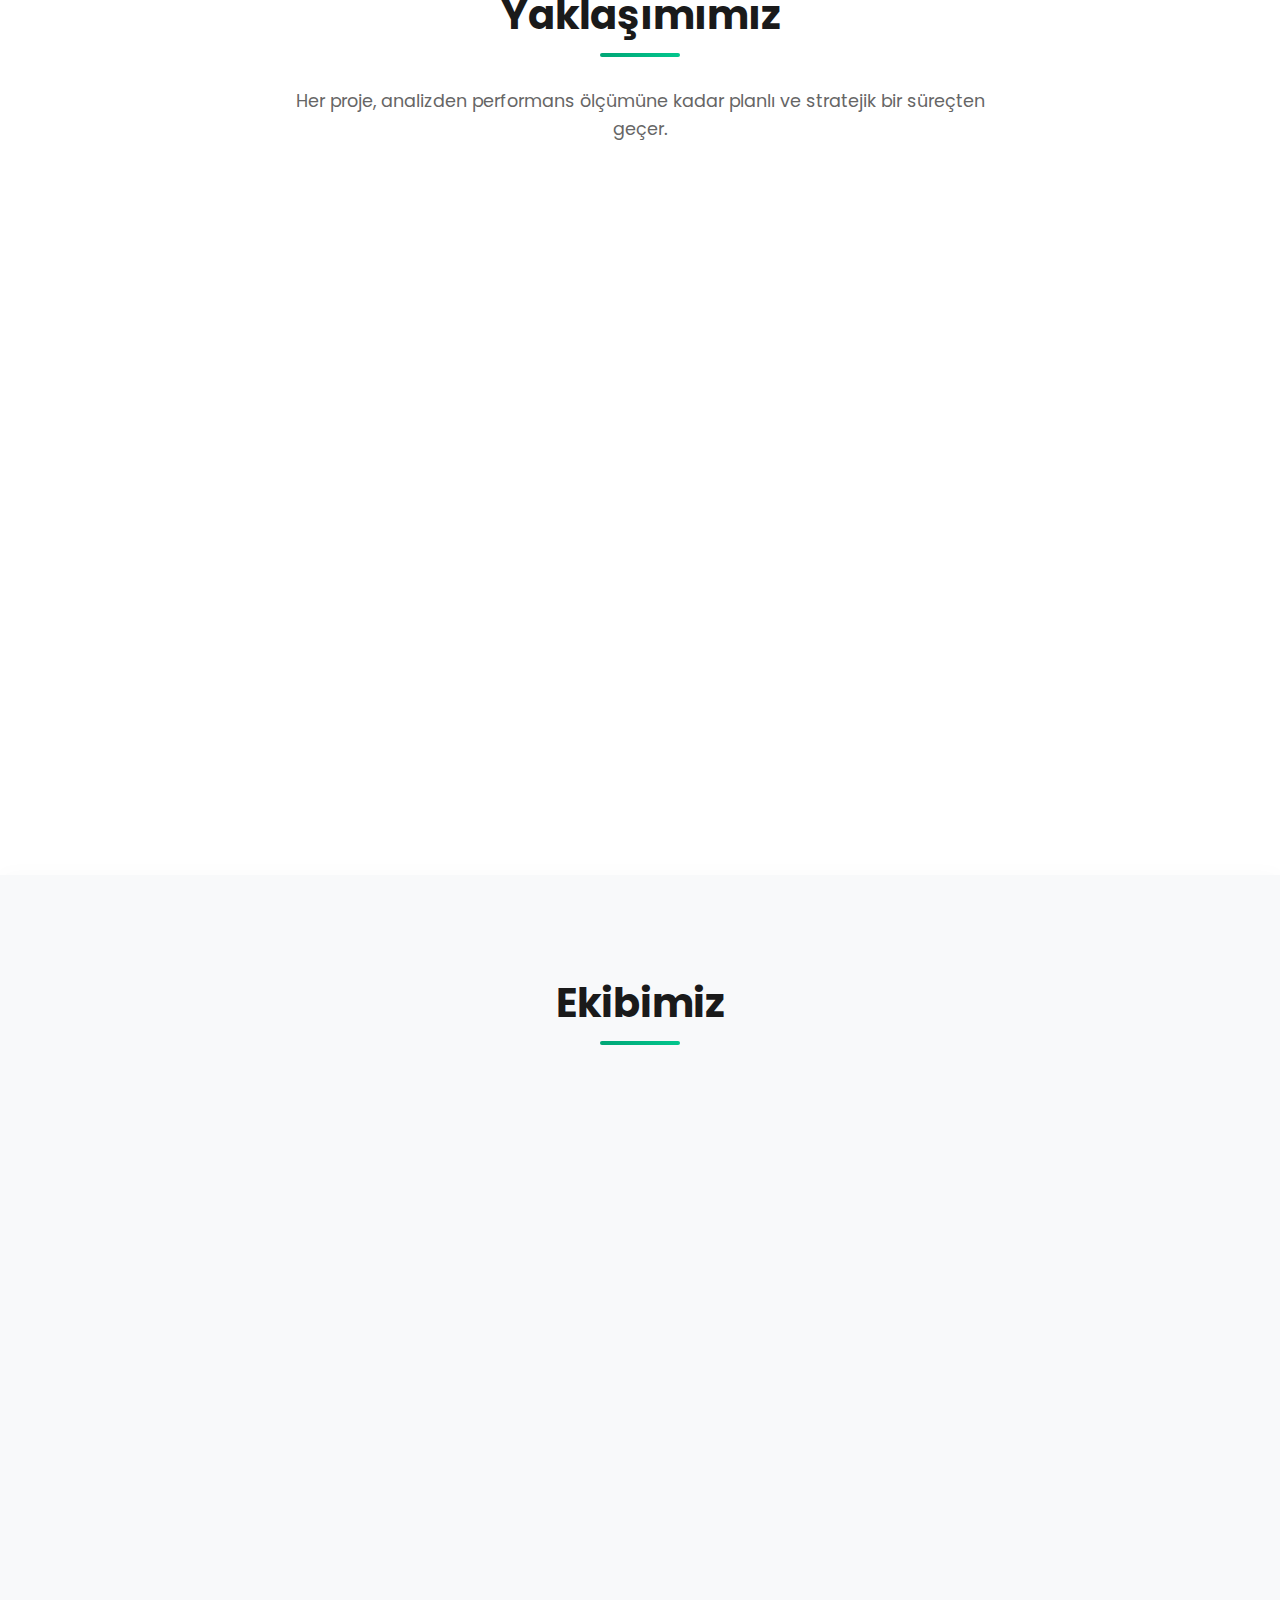
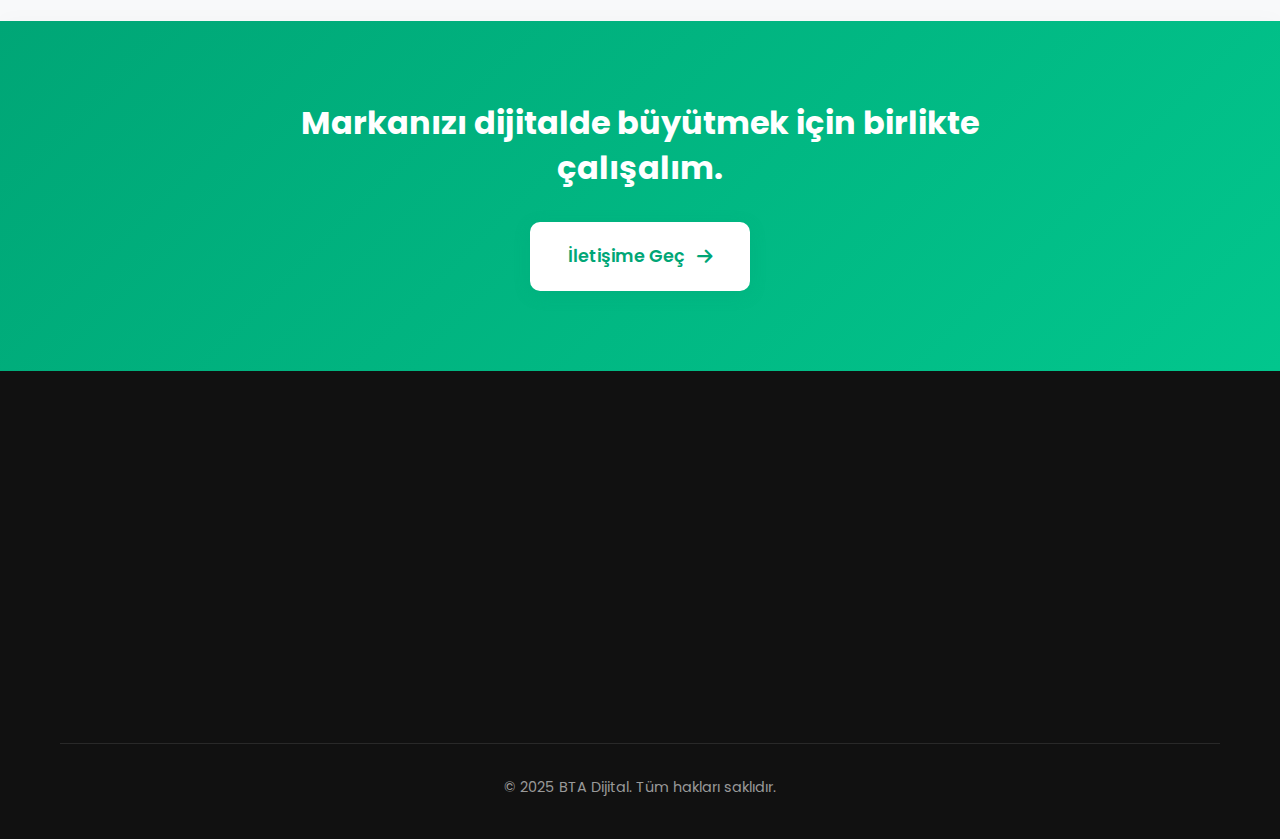
<file: hakkimizda.html>
<!DOCTYPE html>
<html lang="tr">
<head>
    <meta charset="UTF-8">
    <meta name="viewport" content="width=device-width, initial-scale=1.0">
    <meta name="description" content="Yaratıcılık, veri ve teknolojiyle markalara dijital dünyada köprü kuruyoruz. BTA Dijital'in hikayesini keşfedin.">
    <title>Hakkımızda | BTA Dijital</title>
    
    <!-- Google Search Console Verification -->
    <meta name="google-site-verification" content="TA3Tt3kz4vtyVcDxc3JPbptgSsFMAsefwqFLBjFq1G0">
    
    <!-- Google Analytics 4 -->
    <script async src="https://www.googletagmanager.com/gtag/js?id=G-4EDSD1Y0GF"></script>
    <script>
      window.dataLayer = window.dataLayer || [];
      function gtag(){dataLayer.push(arguments);}
      gtag('js', new Date());
      gtag('config', 'G-4EDSD1Y0GF');
    </script>
    
    <!-- Canonical URL -->
    <link rel="canonical" href="https://btadijital.com/hakkimizda">
    
    <!-- Favicon -->
    <link rel="icon" type="image/jpeg" href="btadijitallogo.jpg">
    
    <!-- Open Graph Meta Tags -->
    <meta property="og:title" content="Hakkımızda | BTA Dijital">
    <meta property="og:description" content="Yaratıcılık, veri ve teknolojiyle markalara dijital dünyada köprü kuruyoruz.">
    <meta property="og:image" content="https://btadijital.com/images/og-default.jpg">
    <meta property="og:url" content="https://btadijital.com/hakkimizda">
    <meta property="og:type" content="website">
    <meta property="og:locale" content="tr_TR">
    
    <!-- Twitter Card Meta Tags -->
    <meta name="twitter:card" content="summary_large_image">
    <meta name="twitter:title" content="Hakkımızda – BTA Dijital">
    <meta name="twitter:description" content="2019'dan beri markaların dijital dönüşümüne rehberlik ediyoruz.">
    <meta name="twitter:image" content="https://btadijital.com/btadijitallogo.jpg">
    
    <!-- Google Fonts - Poppins -->
    <link rel="preconnect" href="https://fonts.googleapis.com">
    <link rel="preconnect" href="https://fonts.gstatic.com" crossorigin>
    <link href="https://fonts.googleapis.com/css2?family=Poppins:wght@400;500;600;700&display=swap" rel="stylesheet">
    
    <!-- Font Awesome for Icons -->
    <link rel="stylesheet" href="https://cdnjs.cloudflare.com/ajax/libs/font-awesome/6.4.0/css/all.min.css">
    
    <!-- Main Stylesheet -->
    <link rel="stylesheet" href="style.css">
    
    <!-- Breadcrumb Schema -->
    <script type="application/ld+json">
    {
      "@context": "https://schema.org",
      "@type": "BreadcrumbList",
      "itemListElement": [{
        "@type": "ListItem",
        "position": 1,
        "name": "Anasayfa",
        "item": "https://btadijital.com/"
      },{
        "@type": "ListItem",
        "position": 2,
        "name": "Hakkımızda",
        "item": "https://btadijital.com/hakkimizda.html"
      }]
    }
    </script>
</head>
<body>
    
    <!-- HEADER / NAVIGATION -->
    <header class="header" id="header">
        <nav class="navbar">
            <div class="container">
                <div class="nav-wrapper">
                    <!-- Logo -->
                    <div class="logo">
                        <a href="index.html">
                            <img src="btadijitallogo.jpg" alt="BTA Dijital Logo" width="178" height="50">
                        </a>
                    </div>
                    
                    <!-- Desktop Navigation -->
                    <ul class="nav-menu" id="navMenu">
                        <li class="nav-item">
                            <a href="index.html" class="nav-link">Anasayfa</a>
                        </li>
                        <li class="nav-item">
                            <a href="hakkimizda.html" class="nav-link active">Hakkımızda</a>
                        </li>
                        <li class="nav-item">
                            <a href="services.html" class="nav-link">Hizmetler</a>
                        </li>
                        <li class="nav-item">
                            <a href="influencer.html" class="nav-link">Influencer Marketing</a>
                        </li>
                        <li class="nav-item">
                            <a href="contact.html" class="nav-link">İletişim</a>
                        </li>
                    </ul>
                    
                    <!-- Mobile Hamburger Menu -->
                    <div class="hamburger" id="hamburger">
                        <span class="bar"></span>
                        <span class="bar"></span>
                        <span class="bar"></span>
                    </div>
                </div>
            </div>
        </nav>
    </header>

    <!-- PAGE HERO SECTION -->
    <section class="page-hero">
        <!-- Floating Light Effect -->
        <div class="hero-shape"></div>
        
        <div class="container">
            <div class="page-hero-content">
                <h1 class="page-hero-title">BTA Dijital Hakkında</h1>
                <p class="page-hero-subtitle">Yaratıcılık, veri ve teknoloji arasında köprü kuruyoruz. Markalara sadece dijitalde görünürlük kazandırmıyoruz; sürdürülebilir bir marka hikayesi inşa ediyoruz.</p>
            </div>
        </div>
    </section>

    <!-- WHO WE ARE SECTION -->
    <section class="who-we-are">
        <div class="container">
            <div class="section-header">
                <h2 class="section-title">Biz Kimiz?</h2>
            </div>
            
            <div class="who-content">
                <div class="who-text">
                    <p>BTA Dijital, markaların dijital dünyada kendine yer bulmasını kolaylaştıran yenilikçi bir dijital ajanstır. Stratejiden üretime, kampanyadan ölçümlemeye kadar her aşamada markanın yanında oluruz.</p>
                    <p>2019 yılında bir grup yaratıcı ve mühendis tarafından kurulan ajansımız, bugün farklı sektörlerde onlarca markaya 360° dijital hizmet sunmaktadır. "Strateji + Tasarım + Teknoloji" bileşimiyle her projemizi sürdürülebilir bir başarıya dönüştürmeyi hedefleriz.</p>
                </div>
                <div class="who-image">
                    <img src="./images/bta.png" alt="BTA Dijital Ekibi" loading="lazy" width="600" height="400">
                </div>
            </div>
        </div>
    </section>

    <!-- MISSION & VISION SECTION -->
    <section class="mission-vision">
        <div class="container">
            <div class="section-header">
                <h2 class="section-title">Misyonumuz & Vizyonumuz</h2>
            </div>
            
            <div class="mv-grid">
                <!-- Mission Card -->
                <div class="mv-card">
                    <div class="mv-icon">
                        <i class="fas fa-bullseye"></i>
                    </div>
                    <h3 class="mv-title">Misyonumuz</h3>
                    <p class="mv-text">Markaların potansiyelini keşfetmesini sağlayarak, veriye dayalı ve ölçülebilir stratejilerle dijitalde büyümelerini sağlamak.</p>
                </div>
                
                <!-- Vision Card -->
                <div class="mv-card">
                    <div class="mv-icon">
                        <i class="fas fa-eye"></i>
                    </div>
                    <h3 class="mv-title">Vizyonumuz</h3>
                    <p class="mv-text">Türkiye'nin önde gelen dijital ajanslarından biri olarak global pazarlarda da fark yaratmak; dijital dönüşümün öncüsü olmak.</p>
                </div>
            </div>
        </div>
    </section>

    <!-- VALUES SECTION -->
    <section class="values">
        <div class="container">
            <div class="section-header">
                <h2 class="section-title">Değerlerimiz</h2>
            </div>
            
            <div class="values-grid">
                <!-- Value Card 1 -->
                <div class="value-card">
                    <div class="value-icon">
                        <i class="fas fa-comments"></i>
                    </div>
                    <h3 class="value-title">Şeffaflık</h3>
                    <p class="value-text">Her işimizde açık iletişim ve güven odaklı yaklaşım.</p>
                </div>
                
                <!-- Value Card 2 -->
                <div class="value-card">
                    <div class="value-icon">
                        <i class="fas fa-lightbulb"></i>
                    </div>
                    <h3 class="value-title">Yenilikçilik</h3>
                    <p class="value-text">Teknolojiyi ve trendleri sürekli takip eden dinamik yapı.</p>
                </div>
                
                <!-- Value Card 3 -->
                <div class="value-card">
                    <div class="value-icon">
                        <i class="fas fa-handshake"></i>
                    </div>
                    <h3 class="value-title">İş Birliği</h3>
                    <p class="value-text">Markalarla ekip gibi çalışır, aynı hedefe odaklanırız.</p>
                </div>
                
                <!-- Value Card 4 -->
                <div class="value-card">
                    <div class="value-icon">
                        <i class="fas fa-chart-line"></i>
                    </div>
                    <h3 class="value-title">Sonuç Odaklılık</h3>
                    <p class="value-text">Her projemizi ölçülebilir verilerle değerlendiririz.</p>
                </div>
            </div>
        </div>
    </section>

    <!-- APPROACH SECTION -->
    <section class="approach">
        <div class="container">
            <div class="section-header">
                <h2 class="section-title">Yaklaşımımız</h2>
                <p class="section-subtitle">Her proje, analizden performans ölçümüne kadar planlı ve stratejik bir süreçten geçer.</p>
            </div>
            
            <div class="approach-timeline">
                <!-- Process Step 1 -->
                <div class="approach-step">
                    <div class="step-number">01</div>
                    <div class="step-content">
                        <h3 class="step-title">Analiz</h3>
                        <p class="step-text">Markanın mevcut dijital varlıklarını inceleriz.</p>
                    </div>
                </div>
                
                <!-- Process Step 2 -->
                <div class="approach-step">
                    <div class="step-number">02</div>
                    <div class="step-content">
                        <h3 class="step-title">Strateji</h3>
                        <p class="step-text">Hedef kitleye uygun dijital planlama yapılır.</p>
                    </div>
                </div>
                
                <!-- Process Step 3 -->
                <div class="approach-step">
                    <div class="step-number">03</div>
                    <div class="step-content">
                        <h3 class="step-title">Üretim</h3>
                        <p class="step-text">Tasarım, içerik ve yazılım süreçleri tamamlanır.</p>
                    </div>
                </div>
                
                <!-- Process Step 4 -->
                <div class="approach-step">
                    <div class="step-number">04</div>
                    <div class="step-content">
                        <h3 class="step-title">Performans</h3>
                        <p class="step-text">Tüm adımlar ölçülür, raporlanır ve optimize edilir.</p>
                    </div>
                </div>
            </div>
        </div>
    </section>

    <!-- TEAM SECTION -->
    <section class="team">
        <div class="container">
            <div class="section-header">
                <h2 class="section-title">Ekibimiz</h2>
            </div>
            
            <div class="team-grid">
                <!-- Team Member 1 -->
                <div class="team-card">
                    <div class="team-image">
                        <img src="./images/ahmet-zeren.jpg" alt="Ahmet Zeren" loading="lazy" width="150" height="150">
                    </div>
                    <h3 class="team-name">Ahmet Zeren</h3>
                    <p class="team-role">Kurucu</p>
                    <p class="team-bio">Dijital strateji, yazılım ve yaratıcı yönüyle projelerin temelinde yer alır.</p>
                </div>
                
                <!-- Team Member 2 -->
                <div class="team-card">
                    <div class="team-image">
                        <img src="./images/berk-tasan.jpg" alt="Berk Taşan" loading="lazy" width="150" height="150">
                    </div>
                    <h3 class="team-name">Berk Taşan</h3>
                    <p class="team-role">Kurucu</p>
                    <p class="team-bio">Operasyonel süreçlerin koordinasyonundan sorumlu, stratejik planlamanın lideri.</p>
                </div>
                
                <!-- Team Member 3 -->
                <div class="team-card">
                    <div class="team-image">
                        <img src="./images/tarik-gurses.jpg" alt="Tarık Gürses" loading="lazy" width="150" height="150">
                    </div>
                    <h3 class="team-name">Tarık Gürses</h3>
                    <p class="team-role">Kurucu</p>
                    <p class="team-bio">Görsel iletişim ve marka estetiği alanında uzman, ajansın kreatif yüzü.</p>
                </div>
            </div>
        </div>
    </section>

    <!-- CTA SECTION -->
    <section class="about-cta">
        <div class="container">
            <div class="about-cta-content">
                <h2 class="about-cta-title">Markanızı dijitalde büyütmek için birlikte çalışalım.</h2>
                <a href="contact.html" class="cta-button cta-button-white">
                    İletişime Geç
                    <i class="fas fa-arrow-right"></i>
                </a>
            </div>
        </div>
    </section>

    <!-- FOOTER -->
    <footer class="footer" id="iletisim">
        <div class="container">
            <div class="footer-content">
                
                <!-- Column 1: Logo & Tagline -->
                <div class="footer-column">
                    <div class="footer-logo">
                        <img src="btadijitallogo.jpg" alt="BTA Dijital Logo" loading="lazy" width="150" height="50">
                    </div>
                    <p class="footer-tagline">
                        BTA Dijital — Dijitalde Gücünü Keşfet.
                    </p>
                    <p class="footer-designed">
                        Designed by BTA Dijital
                    </p>
                </div>
                
                <!-- Column 2: Quick Links -->
                <div class="footer-column">
                    <h3 class="footer-title">Hızlı Bağlantılar</h3>
                    <ul class="footer-links">
                        <li><a href="index.html">Anasayfa</a></li>
                        <li><a href="hakkimizda.html">Hakkımızda</a></li>
                        <li><a href="services.html">Hizmetler</a></li>
                        <li><a href="influencer.html">Influencer Marketing</a></li>
                        <li><a href="contact.html">İletişim</a></li>
                    </ul>
                </div>
                
                <!-- Column 3: Contact Info -->
                <div class="footer-column">
                    <h3 class="footer-title">İletişim Bilgileri</h3>
                    <ul class="footer-contact">
                        <li>
                            <i class="fas fa-envelope"></i>
                            <a href="mailto:btadijital@outlook.com">btadijital@outlook.com</a>
                        </li>
                        <li>
                            <i class="fas fa-phone"></i>
                            <a href="tel:05400200228">0540 020 0228</a>
                        </li>
                        <li>
                            <i class="fas fa-building"></i>
                            <span>Kılıçdede, Kazım Karabekir Cd. 16/A 55055 İlkadım/Samsun</span>
                        </li>
                    </ul>
                    <div class="social-icons">
                        <a href="https://www.instagram.com/btadijital" target="_blank" rel="noopener noreferrer" aria-label="Instagram" class="social-link social-instagram">
                            <i class="fab fa-instagram"></i>
                        </a>
                        <a href="https://wa.me/905400200228" target="_blank" rel="noopener noreferrer" aria-label="WhatsApp" class="social-link social-whatsapp">
                            <i class="fab fa-whatsapp"></i>
                        </a>
                    </div>
                </div>
                
            </div>
            
            <!-- Copyright -->
            <div class="footer-bottom">
                <p>&copy; 2025 BTA Dijital. Tüm hakları saklıdır.</p>
            </div>
        </div>
    </footer>

    <!-- Main JavaScript -->
    <script src="script.js" defer></script>
</body>
</html>
</file>
<file: css/style.css>
/* ============================================
   BTA Dijital — Premium Dark Design System
   Mobile-First Architecture
   ============================================ */

/* --- 1. Design Tokens --- */
:root {
  /* Backgrounds */
  --bg-primary: #0f0f0f;
  --bg-secondary: #161616;
  --bg-card: #1a1a1a;
  --bg-card-hover: #1f1f1f;
  --bg-input: #141414;

  /* Borders */
  --border: rgba(255, 255, 255, 0.06);
  --border-hover: rgba(255, 255, 255, 0.12);
  --border-accent: rgba(193, 18, 31, 0.25);

  /* Text */
  --text: #ffffff;
  --text-secondary: #b3b3b3;
  --text-muted: #666666;

  /* Accent — Deep Crimson */
  --accent: #C1121F;
  --accent-light: #D91826;
  --accent-dark: #9B0E18;
  --accent-glow: rgba(193, 18, 31, 0.12);
  --accent-glow-strong: rgba(193, 18, 31, 0.20);

  /* Typography */
  --font: 'Outfit', -apple-system, BlinkMacSystemFont, 'Segoe UI', sans-serif;

  --fs-xs: 0.75rem;
  --fs-sm: 0.875rem;
  --fs-base: 1rem;
  --fs-md: 1.125rem;
  --fs-lg: 1.25rem;
  --fs-xl: 1.5rem;
  --fs-2xl: 2rem;
  --fs-3xl: 2.5rem;
  --fs-4xl: 3.25rem;
  --fs-hero: clamp(2.25rem, 5.5vw, 4.25rem);

  --fw-normal: 400;
  --fw-medium: 500;
  --fw-semibold: 600;
  --fw-bold: 700;
  --fw-extrabold: 800;

  --lh-tight: 1.1;
  --lh-snug: 1.25;
  --lh-normal: 1.7;
  --lh-relaxed: 1.8;

  --ls-tight: -0.02em;
  --ls-normal: 0;
  --ls-wide: 0.04em;
  --ls-wider: 0.08em;

  /* Spacing */
  --space-xs: 0.5rem;
  --space-sm: 1rem;
  --space-md: 1.5rem;
  --space-lg: 2rem;
  --space-xl: 3rem;
  --space-2xl: 4rem;
  --space-3xl: 6rem;
  --space-4xl: 8rem;
  --space-section: clamp(4rem, 8vw, 7rem);

  /* Radii */
  --radius-sm: 6px;
  --radius-md: 10px;
  --radius-lg: 14px;
  --radius-xl: 20px;
  --radius-full: 9999px;

  /* Shadows */
  --shadow-sm: 0 1px 3px rgba(0, 0, 0, 0.4);
  --shadow-md: 0 4px 16px rgba(0, 0, 0, 0.3);
  --shadow-lg: 0 8px 32px rgba(0, 0, 0, 0.4);
  --shadow-glow: 0 8px 32px rgba(193, 18, 31, 0.06);
  --shadow-glow-hover: 0 12px 40px rgba(193, 18, 31, 0.10);

  /* Transitions */
  --ease-out: cubic-bezier(0.16, 1, 0.3, 1);
  --t-fast: 0.2s ease;
  --t-base: 0.35s ease;
  --t-slow: 0.5s ease;
  --t-smooth: 0.6s var(--ease-out);

  /* Layout */
  --max-width: 1200px;
  --header-h: 72px;
}

/* --- 1b. Cinematic Loader (Logo Only) --- */
.loader {
  position: fixed;
  inset: 0;
  background: #000;
  display: flex;
  justify-content: center;
  align-items: center;
  z-index: 9999;
  transition: opacity 0.8s ease;
}

.loader-logo {
  width: 260px;
  height: auto;
  opacity: 0;
  transform: scale(0.9);
  transition: opacity 0.8s ease, transform 1s cubic-bezier(0.22, 1, 0.36, 1);
}

.loader.hide {
  opacity: 0;
  pointer-events: none;
}

/* --- 2. Reset & Base --- */
*,
*::before,
*::after {
  margin: 0;
  padding: 0;
  box-sizing: border-box;
}

html {
  scroll-behavior: smooth;
  -webkit-font-smoothing: antialiased;
  -moz-osx-font-smoothing: grayscale;
  scroll-padding-top: var(--header-h);
}

body {
  font-family: var(--font);
  font-size: var(--fs-base);
  font-weight: var(--fw-normal);
  line-height: var(--lh-normal);
  color: var(--text);
  background: var(--bg-primary);
  overflow-x: hidden;
}

img {
  max-width: 100%;
  height: auto;
  display: block;
}

a {
  color: inherit;
  text-decoration: none;
}

button {
  cursor: pointer;
  border: none;
  background: none;
  font: inherit;
  color: inherit;
}

ul,
ol {
  list-style: none;
}

input,
textarea,
select {
  font: inherit;
  color: inherit;
  background: none;
  border: none;
  outline: none;
}

::selection {
  background: var(--accent);
  color: #fff;
}

/* Subtle noise texture */
body::before {
  content: '';
  position: fixed;
  inset: 0;
  z-index: 9999;
  pointer-events: none;
  opacity: 0.018;
  background-image: url("data:image/svg+xml,%3Csvg viewBox='0 0 256 256' xmlns='http://www.w3.org/2000/svg'%3E%3Cfilter id='n'%3E%3CfeTurbulence type='fractalNoise' baseFrequency='0.9' numOctaves='4' stitchTiles='stitch'/%3E%3C/filter%3E%3Crect width='100%25' height='100%25' filter='url(%23n)'/%3E%3C/svg%3E");
  background-size: 256px 256px;
}

/* --- 3. Layout Utilities --- */
.container {
  width: 100%;
  max-width: var(--max-width);
  margin: 0 auto;
  padding: 0 var(--space-md);
}

.section {
  padding: var(--space-section) 0;
  position: relative;
}

.section--dark {
  background: var(--bg-secondary);
}

.section-label {
  display: inline-flex;
  align-items: center;
  gap: 0.5rem;
  font-size: var(--fs-xs);
  font-weight: var(--fw-semibold);
  text-transform: uppercase;
  letter-spacing: var(--ls-wider);
  color: var(--accent);
  margin-bottom: var(--space-md);
}

.section-label::before {
  content: '';
  width: 12px;
  height: 1.5px;
  background: var(--accent);
}

.section-title {
  font-size: clamp(1.5rem, 4vw, 2.75rem);
  font-weight: var(--fw-bold);
  line-height: var(--lh-tight);
  letter-spacing: var(--ls-tight);
  margin-bottom: var(--space-md);
}

.section-subtitle {
  font-size: var(--fs-md);
  color: var(--text-secondary);
  line-height: var(--lh-normal);
  max-width: 580px;
}

.section-subtitle--spaced {
  margin-bottom: var(--space-lg);
}

.section-header {
  margin-bottom: var(--space-3xl);
}

.section-header--center {
  text-align: center;
}

.section-header--center .section-subtitle {
  margin: 0 auto;
}

/* --- 4. Buttons --- */
.btn {
  display: inline-flex;
  align-items: center;
  justify-content: center;
  gap: 0.5rem;
  padding: 0.875rem 1.75rem;
  font-size: var(--fs-sm);
  font-weight: var(--fw-semibold);
  letter-spacing: var(--ls-wide);
  border-radius: var(--radius-sm);
  transition: all 0.35s ease;
  position: relative;
  white-space: nowrap;
}

.btn svg {
  width: 16px;
  height: 16px;
  transition: transform 0.35s ease;
}

.btn:hover svg {
  transform: translateX(3px);
}

.btn--primary {
  background: var(--text);
  color: var(--bg-primary);
}

.btn--primary:hover {
  background: var(--accent);
  color: #fff;
  box-shadow: 0 0 24px rgba(193, 18, 31, 0.25);
}

.btn--secondary {
  background: transparent;
  color: var(--text);
  border: 1px solid var(--border-hover);
}

.btn--secondary:hover {
  border-color: var(--accent);
  color: var(--accent);
  box-shadow: 0 0 20px rgba(193, 18, 31, 0.08);
}

.btn--accent {
  background: var(--accent);
  color: #fff;
  font-weight: var(--fw-bold);
}

.btn--accent:hover {
  background: var(--accent-dark);
  box-shadow: 0 0 28px rgba(193, 18, 31, 0.3);
}

.btn--large {
  padding: 1rem 2.25rem;
  font-size: var(--fs-base);
}

/* --- 5. Header --- */
.header {
  position: fixed;
  top: 0;
  left: 0;
  right: 0;
  z-index: 1000;
  height: var(--header-h);
  display: flex;
  align-items: center;
  transition: all var(--t-base);
  background: transparent;
}

.header.scrolled {
  background: rgba(15, 15, 15, 0.9);
  backdrop-filter: blur(20px);
  -webkit-backdrop-filter: blur(20px);
  border-bottom: 1px solid var(--border);
}

.header .container {
  display: flex;
  align-items: center;
  justify-content: space-between;
}

.logo {
  display: inline-flex;
  align-items: center;
  font-size: var(--fs-lg);
  font-weight: var(--fw-bold);
  letter-spacing: var(--ls-tight);
}

.logo img,
.nav-logo,
.footer-logo {
  width: auto;
  display: block;
  object-fit: contain;
}

/* Header logo: larger for visibility */
.header .logo img,
.nav-logo {
  height: 55px;
}

/* Footer logo: smaller */
.logo img,
.footer-logo {
  height: 40px;
}

.footer .logo img,
.footer .footer-logo {
  height: 44px;
  width: auto;
}

.logo span {
  color: var(--accent);
}

.nav {
  display: flex;
  align-items: center;
  gap: var(--space-xl);
}

/* Hidden on mobile, shown at 992px */
.nav-links {
  display: none;
  align-items: center;
  gap: var(--space-lg);
}

.nav-link {
  font-size: var(--fs-sm);
  font-weight: var(--fw-medium);
  color: var(--text-secondary);
  transition: color var(--t-fast);
  position: relative;
}

.nav-link::after {
  content: '';
  position: absolute;
  bottom: -4px;
  left: 0;
  width: 0;
  height: 1.5px;
  background: var(--accent);
  transition: width var(--t-base);
}

.nav-link:hover,
.nav-link.active {
  color: var(--text);
}

.nav-link:hover::after,
.nav-link.active::after {
  width: 100%;
}

/* Hidden on mobile */
.nav-cta {
  display: none;
  padding: 0.625rem 1.5rem;
  font-size: var(--fs-sm);
  font-weight: var(--fw-semibold);
  background: var(--accent);
  color: #fff;
  border-radius: var(--radius-sm);
  transition: all 0.35s ease;
}

.nav-cta:hover {
  background: var(--accent-dark);
  box-shadow: 0 0 20px rgba(193, 18, 31, 0.2);
}

/* --- 6. Mobile Menu --- */
.mobile-toggle {
  display: flex;
  flex-direction: column;
  gap: 5px;
  padding: 4px;
  z-index: 1001;
}

.mobile-toggle span {
  display: block;
  width: 22px;
  height: 1.5px;
  background: var(--text);
  transition: all var(--t-base);
  transform-origin: center;
}

.mobile-toggle.active span:nth-child(1) {
  transform: rotate(45deg) translate(4px, 5px);
}

.mobile-toggle.active span:nth-child(2) {
  opacity: 0;
}

.mobile-toggle.active span:nth-child(3) {
  transform: rotate(-45deg) translate(4px, -5px);
}

.mobile-menu {
  display: flex;
  position: fixed;
  inset: 0;
  z-index: 999;
  background: rgba(15, 15, 15, 0.98);
  backdrop-filter: blur(24px);
  flex-direction: column;
  align-items: center;
  justify-content: center;
  gap: var(--space-lg);
  opacity: 0;
  visibility: hidden;
  transition: all var(--t-slow);
}

.mobile-menu.active {
  opacity: 1;
  visibility: visible;
}

.mobile-menu a {
  font-size: var(--fs-xl);
  font-weight: var(--fw-semibold);
  color: var(--text-secondary);
  transition: color var(--t-fast);
}

.mobile-menu a:hover {
  color: var(--accent);
}

.mobile-menu .btn {
  margin-top: var(--space-sm);
}

/* --- 7. Hero --- */
.hero {
  min-height: 100vh;
  display: flex;
  align-items: center;
  position: relative;
  padding-top: var(--header-h);
  overflow: hidden;
  background: url('../btahero.jpg') center / cover no-repeat;
}

.hero-video {
  position: absolute;
  top: 0;
  left: 0;
  width: 100%;
  height: 100%;
  object-fit: cover;
  z-index: 0;
}

.hero-overlay {
  position: absolute;
  inset: 0;
  background: rgba(0, 0, 0, 0.55);
  z-index: 1;
}

.hero-content {
  position: relative;
  z-index: 2;
  max-width: 100%;
}

.hero-bg {
  position: absolute;
  inset: 0;
  z-index: 0;
}

.hero-orb {
  position: absolute;
  border-radius: 50%;
  filter: blur(120px);
  opacity: 0.10;
}

.hero-orb--1 {
  width: 500px;
  height: 500px;
  background: var(--accent);
  top: -200px;
  right: -100px;
  animation: orb-float 20s ease-in-out infinite;
}

.hero-orb--2 {
  width: 350px;
  height: 350px;
  background: var(--accent-dark);
  bottom: -100px;
  left: -100px;
  animation: orb-float 25s ease-in-out infinite reverse;
}

.hero-orb--3 {
  width: 250px;
  height: 250px;
  background: var(--accent);
  top: 50%;
  left: 50%;
  transform: translate(-50%, -50%);
  opacity: 0.05;
  animation: orb-pulse 8s ease-in-out infinite;
}

.hero-grid {
  position: absolute;
  inset: 0;
  background-image:
    linear-gradient(rgba(255, 255, 255, 0.015) 1px, transparent 1px),
    linear-gradient(90deg, rgba(255, 255, 255, 0.015) 1px, transparent 1px);
  background-size: 60px 60px;
  mask-image: radial-gradient(ellipse at center, black 0%, transparent 70%);
  -webkit-mask-image: radial-gradient(ellipse at center, black 0%, transparent 70%);
}

.hero .container {
  position: relative;
  z-index: 2;
}

.hero-content {
  max-width: 100%;
}

.hero-tag {
  display: inline-flex;
  align-items: center;
  gap: 0.6rem;
  padding: 0.5rem 1.1rem;
  background: rgba(193, 18, 31, 0.06);
  border: 1px solid rgba(193, 18, 31, 0.12);
  border-radius: var(--radius-full);
  font-size: 0.7rem;
  font-weight: var(--fw-semibold);
  letter-spacing: var(--ls-wider);
  text-transform: uppercase;
  color: var(--accent);
  margin-bottom: var(--space-lg);
}

.hero-tag .dot {
  width: 6px;
  height: 6px;
  border-radius: 50%;
  background: var(--accent);
  animation: dot-pulse 2s ease-in-out infinite;
}

.hero-title {
  font-size: var(--fs-hero);
  font-weight: var(--fw-extrabold);
  line-height: var(--lh-tight);
  letter-spacing: -0.03em;
  margin-bottom: var(--space-lg);
}

.hero-title .highlight {
  color: var(--accent);
}

.hero-subtitle {
  font-size: var(--fs-md);
  color: var(--text-secondary);
  line-height: var(--lh-relaxed);
  max-width: 560px;
  margin-bottom: var(--space-xl);
}

.hero-ctas {
  display: flex;
  flex-direction: column;
  gap: var(--space-sm);
}

.hero-ctas .btn {
  text-align: center;
}

@media (max-width: 768px) {
  .hero-video {
    display: none;
  }

  .nav-logo,
  .header .logo img {
    height: 42px;
  }
}

/* --- 8. Trust Bar / Logo Slider --- */
.trust-bar {
  padding: var(--space-lg) 0;
  border-top: 1px solid var(--border);
  border-bottom: 1px solid var(--border);
  background: var(--bg-secondary);
  overflow: hidden;
}

.trust-label {
  text-align: center;
  font-size: var(--fs-xs);
  text-transform: uppercase;
  letter-spacing: var(--ls-wider);
  color: var(--text-muted);
  margin-bottom: var(--space-md);
  font-weight: var(--fw-medium);
}

.logo-slider {
  overflow: hidden;
  position: relative;
}

.logo-slider::before,
.logo-slider::after {
  content: '';
  position: absolute;
  top: 0;
  bottom: 0;
  width: 80px;
  z-index: 2;
  pointer-events: none;
}

.logo-slider::before {
  left: 0;
  background: linear-gradient(90deg, var(--bg-secondary), transparent);
}

.logo-slider::after {
  right: 0;
  background: linear-gradient(270deg, var(--bg-secondary), transparent);
}

.logo-track {
  display: flex;
  align-items: center;
  gap: var(--space-2xl);
  width: max-content;
  will-change: transform;
}

.logo-item {
  font-size: var(--fs-sm);
  font-weight: var(--fw-bold);
  color: var(--text-muted);
  white-space: nowrap;
  opacity: 0.45;
  transition: opacity var(--t-base);
  letter-spacing: var(--ls-wide);
  user-select: none;
}

.logo-item:hover {
  opacity: 0.75;
}

/* --- 9. System Cards --- */
.system-grid {
  display: grid;
  grid-template-columns: 1fr;
  gap: var(--space-md);
  counter-reset: system-step;
}

.system-card {
  background: var(--bg-card);
  border: 1px solid var(--border);
  border-radius: var(--radius-lg);
  padding: var(--space-lg);
  transition: transform 0.4s ease, border-color 0.35s ease, box-shadow 0.35s ease;
  position: relative;
  overflow: hidden;
  counter-increment: system-step;
}

.system-card::before {
  content: counter(system-step, decimal-leading-zero);
  font-size: 3.5rem;
  font-weight: var(--fw-extrabold);
  color: rgba(193, 18, 31, 0.05);
  position: absolute;
  top: -6px;
  right: 12px;
  line-height: 1;
  pointer-events: none;
}

.system-card:hover {
  border-color: var(--border-accent);
  transform: translateY(-6px);
  box-shadow: var(--shadow-glow-hover);
}

.system-card__icon {
  width: 44px;
  height: 44px;
  display: flex;
  align-items: center;
  justify-content: center;
  background: rgba(193, 18, 31, 0.06);
  border: 1px solid rgba(193, 18, 31, 0.12);
  border-radius: var(--radius-md);
  color: var(--accent);
  margin-bottom: var(--space-md);
}

.system-card__icon svg {
  width: 20px;
  height: 20px;
}

.system-card h3 {
  font-size: var(--fs-base);
  font-weight: var(--fw-semibold);
  margin-bottom: var(--space-xs);
}

.system-card p {
  font-size: var(--fs-sm);
  color: var(--text-secondary);
  line-height: var(--lh-normal);
}

/* --- 10. Segments --- */
.segments-grid {
  display: grid;
  grid-template-columns: 1fr;
  gap: var(--space-md);
}

.segment-card {
  background: var(--bg-card);
  border: 1px solid var(--border);
  border-radius: var(--radius-lg);
  padding: var(--space-lg);
  transition: transform 0.4s ease, border-color 0.35s ease, box-shadow 0.35s ease;
  display: flex;
  flex-direction: column;
}

.segment-card:hover {
  border-color: var(--border-hover);
  transform: translateY(-6px);
  box-shadow: var(--shadow-glow);
}

.segment-card__icon {
  width: 48px;
  height: 48px;
  display: flex;
  align-items: center;
  justify-content: center;
  background: rgba(193, 18, 31, 0.06);
  border: 1px solid rgba(193, 18, 31, 0.12);
  border-radius: var(--radius-md);
  color: var(--accent);
  margin-bottom: var(--space-md);
}

.segment-card__icon svg {
  width: 22px;
  height: 22px;
}

.segment-card h3 {
  font-size: var(--fs-lg);
  font-weight: var(--fw-semibold);
  margin-bottom: var(--space-sm);
}

.segment-pain {
  font-size: var(--fs-sm);
  color: var(--text-muted);
  line-height: var(--lh-normal);
  padding: var(--space-sm);
  background: rgba(255, 255, 255, 0.02);
  border-left: 2px solid rgba(255, 255, 255, 0.12);
  border-radius: 0 var(--radius-sm) var(--radius-sm) 0;
  margin-bottom: var(--space-md);
}

.segment-pain::before {
  content: 'Sorun:';
  display: block;
  font-weight: var(--fw-semibold);
  color: var(--text-secondary);
  font-size: var(--fs-xs);
  text-transform: uppercase;
  letter-spacing: var(--ls-wider);
  margin-bottom: 0.25rem;
}

.segment-solution {
  font-size: var(--fs-sm);
  color: var(--text-secondary);
  line-height: var(--lh-normal);
  padding: var(--space-sm);
  background: rgba(193, 18, 31, 0.03);
  border-left: 2px solid var(--border-accent);
  border-radius: 0 var(--radius-sm) var(--radius-sm) 0;
  flex: 1;
}

.segment-solution::before {
  content: 'Çözüm:';
  display: block;
  font-weight: var(--fw-semibold);
  color: var(--accent);
  font-size: var(--fs-xs);
  text-transform: uppercase;
  letter-spacing: var(--ls-wider);
  margin-bottom: 0.25rem;
}

/* --- 11. Differentiation --- */
.diff-grid {
  display: grid;
  grid-template-columns: 1fr;
  gap: var(--space-md);
}

.diff-card {
  display: flex;
  gap: var(--space-md);
  padding: var(--space-lg);
  background: var(--bg-card);
  border: 1px solid var(--border);
  border-radius: var(--radius-lg);
  transition: transform 0.4s ease, border-color 0.35s ease, box-shadow 0.35s ease;
}

.diff-card:hover {
  border-color: var(--border-hover);
  transform: translateY(-6px);
  box-shadow: var(--shadow-glow);
}

.diff-number {
  font-size: var(--fs-2xl);
  font-weight: var(--fw-extrabold);
  color: rgba(193, 18, 31, 0.15);
  line-height: 1;
  flex-shrink: 0;
  min-width: 44px;
}

.diff-card h3 {
  font-size: var(--fs-base);
  font-weight: var(--fw-semibold);
  margin-bottom: 0.375rem;
}

.diff-card p {
  font-size: var(--fs-sm);
  color: var(--text-secondary);
  line-height: var(--lh-normal);
}

/* --- 11b. Problem Section --- */
.problem-grid {
  display: grid;
  grid-template-columns: 1fr;
  gap: var(--space-xl);
  align-items: center;
}

.problem-text {
  font-size: var(--fs-md);
  color: var(--text-secondary);
  line-height: var(--lh-relaxed);
  margin-bottom: var(--space-lg);
}

.problem-list {
  display: flex;
  flex-direction: column;
  gap: var(--space-sm);
}

.problem-list__item {
  display: flex;
  align-items: flex-start;
  gap: 0.75rem;
  font-size: var(--fs-sm);
  color: var(--text-secondary);
  line-height: var(--lh-normal);
}

.problem-list__item svg {
  flex-shrink: 0;
  width: 18px;
  height: 18px;
  color: var(--text-muted);
  margin-top: 2px;
}

.problem-card {
  background: var(--bg-card);
  border: 1px solid var(--border);
  border-radius: var(--radius-lg);
  padding: var(--space-xl);
  position: relative;
  overflow: hidden;
}

.problem-card::before {
  content: '';
  position: absolute;
  top: 0;
  left: 0;
  right: 0;
  height: 1px;
  background: linear-gradient(90deg, transparent, var(--accent), transparent);
  opacity: 0.2;
}

.problem-card__stat {
  font-size: var(--fs-4xl);
  font-weight: var(--fw-bold);
  color: var(--accent);
  line-height: 1;
  margin-bottom: var(--space-sm);
}

.problem-card__text {
  font-size: var(--fs-md);
  color: var(--text-secondary);
  line-height: var(--lh-normal);
  margin-bottom: var(--space-lg);
}

.problem-card__divider {
  width: 100%;
  height: 1px;
  background: var(--border);
  margin-bottom: var(--space-lg);
}

.problem-card__bottom {
  font-size: var(--fs-sm);
  color: var(--text-muted);
}

.problem-card__bottom strong {
  color: var(--accent);
  font-weight: var(--fw-semibold);
}

/* --- 11c. Results / Metrics --- */
.results-grid {
  display: grid;
  grid-template-columns: 1fr;
  gap: var(--space-md);
}

.result-card {
  background: var(--bg-card);
  border: 1px solid var(--border);
  border-radius: var(--radius-lg);
  padding: var(--space-lg);
  text-align: center;
  transition: transform 0.4s ease, border-color 0.35s ease, box-shadow 0.35s ease;
}

.result-card:hover {
  border-color: var(--border-accent);
  transform: translateY(-6px);
  box-shadow: var(--shadow-glow);
}

.result-card__value {
  font-size: var(--fs-2xl);
  font-weight: var(--fw-bold);
  color: var(--accent);
  line-height: 1;
  margin-bottom: 0.5rem;
}

.result-card__label {
  font-size: var(--fs-sm);
  color: var(--text-muted);
}

/* --- 11d. System Card Modifier --- */
.system-card--clean::before {
  display: none;
}

.system-card--clean h3 {
  font-size: var(--fs-lg);
}

.system-card--link {
  display: block;
  text-decoration: none;
  color: inherit;
}

.system-card--link::before {
  display: none;
}

/* --- 12. FAQ Accordion --- */
.faq-list {
  max-width: 760px;
  margin: 0 auto;
  display: flex;
  flex-direction: column;
  gap: var(--space-xs);
}

.faq-item {
  border: 1px solid var(--border);
  border-radius: var(--radius-md);
  overflow: hidden;
  transition: border-color var(--t-base);
}

.faq-item.active {
  border-color: var(--border-accent);
}

.faq-question {
  width: 100%;
  display: flex;
  align-items: center;
  justify-content: space-between;
  gap: var(--space-sm);
  padding: var(--space-sm) var(--space-md);
  font-size: var(--fs-sm);
  font-weight: var(--fw-medium);
  color: var(--text);
  text-align: left;
  background: var(--bg-card);
  transition: color var(--t-fast);
}

.faq-question:hover {
  color: var(--accent);
}

.faq-item.active .faq-question {
  color: var(--accent);
}

.faq-icon {
  width: 24px;
  height: 24px;
  flex-shrink: 0;
  position: relative;
  transition: transform 0.35s ease;
}

.faq-icon::before,
.faq-icon::after {
  content: '';
  position: absolute;
  top: 50%;
  left: 50%;
  background: var(--text-muted);
  transition: transform 0.35s ease, background-color 0.35s ease;
}

.faq-icon::before {
  width: 12px;
  height: 1.5px;
  transform: translate(-50%, -50%);
}

.faq-icon::after {
  width: 1.5px;
  height: 12px;
  transform: translate(-50%, -50%);
}

.faq-item.active .faq-icon::before,
.faq-item.active .faq-icon::after {
  background: var(--accent);
}

.faq-item.active .faq-icon::after {
  transform: translate(-50%, -50%) rotate(90deg);
}

.faq-answer {
  overflow: hidden;
  transition: max-height 0.4s var(--ease-out);
  max-height: 0;
}

.faq-answer__inner {
  padding: 0 var(--space-md) var(--space-md);
  font-size: var(--fs-sm);
  color: var(--text-secondary);
  line-height: var(--lh-relaxed);
}

/* --- 13. Final CTA --- */
.final-cta {
  padding: var(--space-section) 0;
  position: relative;
  overflow: hidden;
}

.cta-box {
  position: relative;
  background: var(--bg-card);
  border: 1px solid var(--border);
  border-radius: var(--radius-xl);
  padding: var(--space-3xl) var(--space-md);
  text-align: center;
  overflow: hidden;
}

.cta-box::before {
  content: '';
  position: absolute;
  top: 0;
  left: 0;
  right: 0;
  height: 1px;
  background: linear-gradient(90deg, transparent, var(--accent), transparent);
  opacity: 0.5;
}

.cta-box::after {
  content: '';
  position: absolute;
  top: -200px;
  left: 50%;
  transform: translateX(-50%);
  width: 500px;
  height: 350px;
  background: radial-gradient(ellipse, rgba(193, 18, 31, 0.05), transparent 70%);
  pointer-events: none;
}

.cta-box__title {
  font-size: clamp(1.5rem, 4vw, 2.5rem);
  font-weight: var(--fw-bold);
  line-height: var(--lh-tight);
  letter-spacing: var(--ls-tight);
  margin-bottom: var(--space-md);
  position: relative;
  z-index: 1;
}

.cta-box__text {
  font-size: var(--fs-md);
  color: var(--text-secondary);
  line-height: var(--lh-normal);
  max-width: 500px;
  margin: 0 auto var(--space-xl);
  position: relative;
  z-index: 1;
}

.cta-box__buttons {
  display: flex;
  flex-direction: column;
  align-items: center;
  gap: var(--space-sm);
  position: relative;
  z-index: 1;
}

.services-cta {
  margin-top: var(--space-3xl);
}

/* --- 14. Page Hero (Inner Pages) --- */
.page-hero {
  padding: calc(var(--header-h) + var(--space-3xl)) 0 var(--space-2xl);
  position: relative;
  overflow: hidden;
  background: var(--bg-secondary);
  border-bottom: 1px solid var(--border);
}

.page-hero .hero-orb {
  opacity: 0.06;
}

.page-hero .hero-grid {
  opacity: 0.5;
}

.page-hero .container {
  position: relative;
  z-index: 1;
}

.page-hero__label {
  display: inline-flex;
  align-items: center;
  gap: 0.5rem;
  font-size: var(--fs-xs);
  font-weight: var(--fw-semibold);
  text-transform: uppercase;
  letter-spacing: var(--ls-wider);
  color: var(--accent);
  margin-bottom: var(--space-sm);
}

.page-hero__label::before {
  content: '';
  width: 12px;
  height: 1.5px;
  background: var(--accent);
}

.page-hero__title {
  font-size: clamp(1.75rem, 5vw, 3rem);
  font-weight: var(--fw-extrabold);
  letter-spacing: var(--ls-tight);
  line-height: var(--lh-tight);
  margin-bottom: var(--space-md);
  max-width: 650px;
}

.page-hero__subtitle {
  font-size: var(--fs-md);
  color: var(--text-secondary);
  line-height: var(--lh-relaxed);
  max-width: 540px;
}

.page-hero__note {
  font-size: var(--fs-sm);
  color: var(--text-muted);
  margin-top: var(--space-sm);
  max-width: 540px;
}

/* --- 15. About Page --- */
.about-story-grid {
  display: grid;
  grid-template-columns: 1fr;
  gap: var(--space-xl);
  align-items: center;
}

.about-story-text p {
  font-size: var(--fs-md);
  color: var(--text-secondary);
  line-height: var(--lh-relaxed);
  margin-bottom: var(--space-md);
}

.about-visual {
  background: rgba(255, 255, 255, 0.03);
  backdrop-filter: blur(8px);
  -webkit-backdrop-filter: blur(8px);
  border: 1px solid rgba(255, 255, 255, 0.05);
  border-radius: var(--radius-lg);
  padding: var(--space-sm);
  box-shadow: 0 20px 60px rgba(0, 0, 0, 0.5);
  overflow: hidden;
}

.about-visual__img {
  width: 100%;
  height: auto;
  display: block;
  border-radius: calc(var(--radius-lg) - 4px);
  object-fit: cover;
}

.about-values-grid {
  display: grid;
  grid-template-columns: 1fr;
  gap: var(--space-md);
}

.about-value-card {
  padding: var(--space-lg);
  background: var(--bg-card);
  border: 1px solid var(--border);
  border-radius: var(--radius-lg);
  transition: transform 0.4s ease, border-color 0.35s ease, box-shadow 0.35s ease;
}

.about-value-card:hover {
  border-color: var(--border-hover);
  transform: translateY(-6px);
  box-shadow: var(--shadow-glow);
}

.about-value-card h3 {
  font-size: var(--fs-base);
  font-weight: var(--fw-semibold);
  margin-bottom: 0.5rem;
}

.about-value-card p {
  font-size: var(--fs-sm);
  color: var(--text-secondary);
  line-height: var(--lh-normal);
}

.about-value-card__icon {
  width: 40px;
  height: 40px;
  display: flex;
  align-items: center;
  justify-content: center;
  color: var(--accent);
  margin-bottom: var(--space-md);
}

.about-value-card__icon svg {
  width: 24px;
  height: 24px;
}

/* --- 15b. Team Section --- */
.team-grid {
  display: grid;
  grid-template-columns: 1fr;
  gap: var(--space-md);
}

.team-card {
  background: var(--bg-card);
  border: 1px solid var(--border);
  border-radius: var(--radius-lg);
  padding: var(--space-xl);
  text-align: center;
  transition: transform var(--t-base), box-shadow var(--t-base);
}

.team-card:hover {
  transform: translateY(-6px);
  box-shadow: 0 12px 40px rgba(193, 18, 31, 0.06);
}

.team-card__avatar {
  width: 72px;
  height: 72px;
  margin: 0 auto var(--space-md);
  display: flex;
  align-items: center;
  justify-content: center;
  background: rgba(193, 18, 31, 0.06);
  border: 1px solid rgba(193, 18, 31, 0.12);
  border-radius: 50%;
  color: var(--accent);
  font-size: var(--fs-xl);
  font-weight: var(--fw-bold);
}

.team-card__name {
  font-size: var(--fs-lg);
  font-weight: var(--fw-semibold);
  margin-bottom: 0.25rem;
}

.team-card__role {
  font-size: var(--fs-sm);
  color: var(--accent);
  font-weight: var(--fw-medium);
  margin-bottom: var(--space-sm);
}

.team-card__bio {
  font-size: var(--fs-sm);
  color: var(--text-secondary);
  line-height: var(--lh-relaxed);
}

/* --- 16. Services Page --- */
.service-detail {
  display: grid;
  grid-template-columns: 1fr;
  gap: var(--space-xl);
  padding: var(--space-2xl) 0;
  border-bottom: 1px solid var(--border);
}

.service-detail:last-child {
  border-bottom: none;
}

.service-detail__content .section-label {
  margin-bottom: var(--space-sm);
}

.service-detail__title {
  font-size: var(--fs-xl);
  font-weight: var(--fw-bold);
  line-height: var(--lh-snug);
  margin-bottom: var(--space-sm);
}

.service-detail__text {
  font-size: var(--fs-md);
  color: var(--text-secondary);
  line-height: var(--lh-relaxed);
  margin-bottom: var(--space-lg);
}

.service-features {
  display: flex;
  flex-direction: column;
  gap: 0.75rem;
}

.service-feature {
  display: flex;
  align-items: center;
  gap: 0.75rem;
  font-size: var(--fs-sm);
  color: var(--text-secondary);
}

.service-feature svg {
  width: 16px;
  height: 16px;
  color: var(--accent);
  flex-shrink: 0;
}

.service-detail__visual {
  background: var(--bg-card);
  border: 1px solid var(--border);
  border-radius: var(--radius-lg);
  padding: var(--space-2xl);
  display: flex;
  align-items: center;
  justify-content: center;
  min-height: 240px;
  position: relative;
  overflow: hidden;
}

.service-detail__visual::before {
  content: '';
  position: absolute;
  top: 0;
  left: 0;
  right: 0;
  height: 1px;
  background: linear-gradient(90deg, transparent, var(--accent), transparent);
  opacity: 0.15;
}

.service-visual-icon {
  width: 80px;
  height: 80px;
  display: flex;
  align-items: center;
  justify-content: center;
  color: var(--accent);
  opacity: 0.15;
}

.service-visual-icon svg {
  width: 80px;
  height: 80px;
}

.service-visual-img {
  width: 100%;
  height: 100%;
  min-height: 240px;
  object-fit: cover;
  border-radius: var(--radius-lg);
  display: block;
}

/* --- 17. Influencer Page --- */
.influencer-intro-grid {
  display: grid;
  grid-template-columns: 1fr;
  gap: var(--space-xl);
  align-items: center;
}

.influencer-stats-row {
  display: grid;
  grid-template-columns: 1fr;
  gap: var(--space-sm);
  margin-top: var(--space-lg);
}

.influencer-stat-card {
  background: var(--bg-card);
  border: 1px solid var(--border);
  border-radius: var(--radius-md);
  padding: var(--space-md);
  text-align: center;
}

.influencer-stat-card .stat-value {
  font-size: var(--fs-2xl);
  font-weight: var(--fw-bold);
  color: var(--accent);
}

.influencer-stat-card .stat-label {
  font-size: var(--fs-xs);
  color: var(--text-muted);
  margin-top: 0.25rem;
}

.influencer-process-grid {
  display: grid;
  grid-template-columns: 1fr;
  gap: var(--space-md);
}

.influencer-step {
  text-align: center;
  padding: var(--space-lg);
  background: var(--bg-card);
  border: 1px solid var(--border);
  border-radius: var(--radius-lg);
  transition: transform 0.4s ease, border-color 0.35s ease, box-shadow 0.35s ease;
}

.influencer-step:hover {
  border-color: var(--border-accent);
  transform: translateY(-6px);
  box-shadow: var(--shadow-glow);
}

.influencer-step__number {
  width: 48px;
  height: 48px;
  margin: 0 auto var(--space-md);
  display: flex;
  align-items: center;
  justify-content: center;
  background: rgba(193, 18, 31, 0.06);
  border: 1px solid rgba(193, 18, 31, 0.12);
  border-radius: 50%;
  font-size: var(--fs-sm);
  font-weight: var(--fw-bold);
  color: var(--accent);
}

.influencer-step h3 {
  font-size: var(--fs-base);
  font-weight: var(--fw-semibold);
  margin-bottom: 0.5rem;
}

.influencer-step p {
  font-size: var(--fs-sm);
  color: var(--text-muted);
  line-height: var(--lh-normal);
}

.influencer-types-grid {
  display: grid;
  grid-template-columns: 1fr;
  gap: var(--space-md);
}

.influencer-type-card {
  padding: var(--space-lg);
  background: var(--bg-card);
  border: 1px solid var(--border);
  border-radius: var(--radius-lg);
  transition: transform 0.4s ease, border-color 0.35s ease;
}

.influencer-type-card:hover {
  border-color: var(--border-hover);
  transform: translateY(-6px);
}

.influencer-type-card h3 {
  font-size: var(--fs-lg);
  font-weight: var(--fw-semibold);
  margin-bottom: 0.5rem;
  color: var(--accent);
}

.influencer-type-card p {
  font-size: var(--fs-sm);
  color: var(--text-secondary);
  line-height: var(--lh-normal);
}

/* --- 18. Application Page --- */

/* Application layout: centered single-column form */
.apply-layout {
  max-width: 680px;
  margin: 0 auto;
}

/* Progress indicator */
.apply-progress {
  display: flex;
  align-items: center;
  justify-content: center;
  gap: 0.75rem;
  margin-bottom: var(--space-2xl);
}

.apply-progress__step {
  width: 36px;
  height: 36px;
  display: flex;
  align-items: center;
  justify-content: center;
  border-radius: 50%;
  font-size: var(--fs-xs);
  font-weight: var(--fw-bold);
  background: rgba(193, 18, 31, 0.08);
  border: 1px solid rgba(193, 18, 31, 0.2);
  color: var(--accent);
}

.apply-progress__step.active {
  background: var(--accent);
  border-color: var(--accent);
  color: #fff;
  box-shadow: 0 0 20px rgba(193, 18, 31, 0.2);
}

.apply-progress__line {
  width: 40px;
  height: 1px;
  background: var(--border);
}

.apply-progress__label {
  font-size: var(--fs-xs);
  color: var(--text-muted);
  font-weight: var(--fw-medium);
  margin-left: 0.5rem;
}

/* Form wrapper */
.apply-form-wrapper {
  background: var(--bg-card);
  border: 1px solid var(--border);
  border-radius: var(--radius-xl);
  padding: var(--space-lg);
  position: relative;
  overflow: hidden;
}

.apply-form-wrapper::before {
  content: '';
  position: absolute;
  top: 0;
  left: 0;
  right: 0;
  height: 1px;
  background: linear-gradient(90deg, transparent, var(--accent), transparent);
  opacity: 0.2;
}

.apply-form-title {
  font-size: var(--fs-lg);
  font-weight: var(--fw-semibold);
  margin-bottom: var(--space-xl);
  color: var(--text);
}

/* Form elements */
.form-group {
  margin-bottom: var(--space-lg);
}

.form-label {
  display: block;
  font-size: var(--fs-sm);
  font-weight: var(--fw-medium);
  color: var(--text-secondary);
  margin-bottom: 0.625rem;
}

.form-label .form-required {
  color: var(--accent);
  margin-left: 2px;
}

.form-input,
.form-textarea,
.form-select {
  width: 100%;
  padding: 1rem 1.125rem;
  background: var(--bg-input);
  border: 1px solid var(--border);
  border-radius: var(--radius-md);
  color: var(--text);
  font-size: var(--fs-sm);
  transition: border-color 0.3s ease, box-shadow 0.3s ease;
}

.form-input::placeholder,
.form-textarea::placeholder {
  color: var(--text-muted);
}

.form-input:focus,
.form-textarea:focus,
.form-select:focus {
  border-color: var(--accent);
  box-shadow: 0 0 0 3px rgba(193, 18, 31, 0.1);
}

.form-textarea {
  resize: vertical;
  min-height: 130px;
}

.form-select {
  appearance: none;
  background-image: url("data:image/svg+xml,%3Csvg xmlns='http://www.w3.org/2000/svg' width='16' height='16' fill='%23666' viewBox='0 0 24 24'%3E%3Cpath d='M6 9l6 6 6-6'/%3E%3C/svg%3E");
  background-repeat: no-repeat;
  background-position: right 1rem center;
  padding-right: 2.5rem;
  cursor: pointer;
}

.form-select option {
  background: var(--bg-card);
  color: var(--text);
}

.form-row {
  display: grid;
  grid-template-columns: 1fr;
  gap: var(--space-lg);
}

/* Validation */
.form-input.invalid,
.form-textarea.invalid,
.form-select.invalid {
  border-color: var(--text-muted);
}

.form-error {
  font-size: var(--fs-xs);
  color: var(--text-muted);
  margin-top: 0.375rem;
  display: none;
}

.form-group.has-error .form-error {
  display: block;
}

.form-group.has-error .form-input,
.form-group.has-error .form-textarea,
.form-group.has-error .form-select {
  border-color: var(--text-muted);
}

/* Submit */
.form-submit {
  width: 100%;
  margin-top: var(--space-sm);
  padding: 1.125rem 2rem;
}

.form-note {
  font-size: var(--fs-xs);
  color: var(--text-muted);
  text-align: center;
  margin-top: var(--space-md);
  line-height: var(--lh-normal);
}

/* Confirmation state */
.form-success {
  display: none;
  text-align: center;
  padding: var(--space-4xl) var(--space-lg);
  animation: confirmFadeIn 0.6s var(--ease-out) forwards;
}

.form-success.show {
  display: block;
}

@keyframes confirmFadeIn {
  from {
    opacity: 0;
    transform: translateY(16px);
  }
  to {
    opacity: 1;
    transform: translateY(0);
  }
}

.form-success__icon {
  width: 72px;
  height: 72px;
  margin: 0 auto var(--space-lg);
  display: flex;
  align-items: center;
  justify-content: center;
  background: rgba(193, 18, 31, 0.08);
  border: 1px solid rgba(193, 18, 31, 0.15);
  border-radius: 50%;
  color: var(--accent);
}

.form-success__icon svg {
  width: 32px;
  height: 32px;
}

.form-success__title {
  font-size: var(--fs-xl);
  font-weight: var(--fw-bold);
  margin-bottom: var(--space-sm);
}

.form-success__text {
  color: var(--text-secondary);
  font-size: var(--fs-base);
  line-height: var(--lh-relaxed);
  max-width: 440px;
  margin: 0 auto var(--space-md);
}

.form-success__note {
  font-size: var(--fs-sm);
  color: var(--text-muted);
}

/* Side info (for contact methods below form) */
.apply-sidebar {
  display: grid;
  grid-template-columns: 1fr;
  gap: var(--space-md);
  margin-top: var(--space-3xl);
}

.apply-sidebar-card {
  display: flex;
  align-items: center;
  gap: 0.75rem;
  padding: var(--space-md);
  background: var(--bg-card);
  border: 1px solid var(--border);
  border-radius: var(--radius-md);
}

.apply-sidebar-card__icon {
  width: 40px;
  height: 40px;
  display: flex;
  align-items: center;
  justify-content: center;
  background: rgba(193, 18, 31, 0.06);
  border: 1px solid rgba(193, 18, 31, 0.12);
  border-radius: var(--radius-md);
  color: var(--accent);
  flex-shrink: 0;
}

.apply-sidebar-card__icon svg {
  width: 18px;
  height: 18px;
}

.apply-sidebar-card__text {
  font-size: var(--fs-sm);
  color: var(--text-secondary);
}

.apply-sidebar-card__text strong {
  display: block;
  font-weight: var(--fw-medium);
  color: var(--text);
  margin-bottom: 2px;
}

/* --- 18b. Contact Page (İletişim) --- */
.contact-grid {
  display: grid;
  grid-template-columns: 1fr;
  gap: var(--space-xl);
  align-items: start;
}

.contact-info .section-subtitle {
  margin-bottom: var(--space-xl);
}

.contact-methods {
  display: flex;
  flex-direction: column;
  gap: var(--space-md);
  margin-bottom: var(--space-xl);
}

.contact-method {
  display: flex;
  align-items: center;
  gap: 0.75rem;
}

.contact-method__icon {
  width: 40px;
  height: 40px;
  display: flex;
  align-items: center;
  justify-content: center;
  background: rgba(193, 18, 31, 0.06);
  border: 1px solid rgba(193, 18, 31, 0.12);
  border-radius: var(--radius-md);
  color: var(--accent);
  flex-shrink: 0;
}

.contact-method__icon svg {
  width: 18px;
  height: 18px;
}

.contact-method__text {
  font-size: var(--fs-sm);
  color: var(--text-secondary);
}

.contact-method__text strong {
  display: block;
  font-weight: var(--fw-medium);
  color: var(--text);
  margin-bottom: 2px;
}

.contact-trust {
  margin-top: var(--space-xl);
  padding-top: var(--space-xl);
  border-top: 1px solid var(--border);
}

.contact-trust__title {
  font-size: var(--fs-sm);
  color: var(--text-muted);
  margin-bottom: var(--space-md);
  font-weight: var(--fw-medium);
}

.contact-trust__list {
  display: flex;
  flex-direction: column;
  gap: 0.75rem;
}

.contact-form-wrapper {
  background: var(--bg-card);
  border: 1px solid var(--border);
  border-radius: var(--radius-lg);
  padding: var(--space-lg);
}

.contact-trust__link {
  color: var(--accent);
  text-decoration: none;
  font-weight: var(--fw-medium);
  transition: opacity var(--t-fast);
}

.contact-trust__link:hover {
  opacity: 0.8;
}

/* --- 19. Footer --- */
.footer {
  padding: var(--space-2xl) 0 var(--space-lg);
  border-top: 1px solid var(--border);
}

.footer-grid {
  display: grid;
  grid-template-columns: 1fr;
  gap: var(--space-lg);
  margin-bottom: var(--space-2xl);
}

.footer-brand .logo {
  margin-bottom: var(--space-md);
}

.footer-brand p {
  font-size: var(--fs-sm);
  color: var(--text-muted);
  line-height: var(--lh-normal);
  max-width: 300px;
}

.footer-social {
  display: flex;
  gap: 0.75rem;
  margin-top: var(--space-md);
}

.footer-social a {
  width: 36px;
  height: 36px;
  display: flex;
  align-items: center;
  justify-content: center;
  border: 1px solid var(--border);
  border-radius: var(--radius-sm);
  color: var(--text-muted);
  transition: all var(--t-fast);
}

.footer-social a:hover {
  border-color: var(--accent);
  color: var(--accent);
}

.footer-social svg {
  width: 16px;
  height: 16px;
}

.footer-col h4 {
  font-size: var(--fs-sm);
  font-weight: var(--fw-semibold);
  margin-bottom: var(--space-sm);
  color: var(--text);
}

.footer-col a {
  display: block;
  font-size: var(--fs-sm);
  color: var(--text-muted);
  padding: 0.25rem 0;
  transition: color var(--t-fast);
}

.footer-col a:hover {
  color: var(--accent);
}

.footer-bottom {
  padding-top: var(--space-lg);
  border-top: 1px solid var(--border);
  display: flex;
  flex-direction: column;
  align-items: center;
  gap: var(--space-sm);
  text-align: center;
  font-size: var(--fs-xs);
  color: var(--text-muted);
}

.footer-bottom-links {
  display: flex;
  gap: var(--space-md);
}

.footer-bottom-links a:hover {
  color: var(--accent);
}

/* --- 20. Animations --- */
@keyframes orb-float {
  0%, 100% { transform: translate(0, 0); }
  25% { transform: translate(30px, -30px); }
  50% { transform: translate(-20px, 20px); }
  75% { transform: translate(20px, 10px); }
}

@keyframes orb-pulse {
  0%, 100% { opacity: 0.05; }
  50% { opacity: 0.10; }
}

@keyframes dot-pulse {
  0%, 100% { opacity: 1; }
  50% { opacity: 0.3; }
}

.reveal {
  opacity: 0;
  transform: translateY(24px);
  transition: opacity 0.7s var(--ease-out), transform 0.7s var(--ease-out);
}

.reveal.visible {
  opacity: 1;
  transform: translateY(0);
}

.reveal-delay-1 { transition-delay: 0.1s; }
.reveal-delay-2 { transition-delay: 0.2s; }
.reveal-delay-3 { transition-delay: 0.3s; }
.reveal-delay-4 { transition-delay: 0.4s; }

.stagger-children .reveal {
  transition-delay: calc(var(--stagger-index, 0) * 0.08s);
}

/* --- 21. Responsive — Progressive Enhancement --- */

/* 480px+ */
@media (min-width: 480px) {
  .container {
    padding: 0 var(--space-lg);
  }

  .hero-tag {
    font-size: var(--fs-xs);
  }

  .hero-subtitle {
    font-size: var(--fs-lg);
  }

  .influencer-stats-row {
    grid-template-columns: repeat(3, 1fr);
  }

  .results-grid {
    grid-template-columns: repeat(2, 1fr);
  }
}

/* 768px+ — Tablet */
@media (min-width: 768px) {
  .hero-ctas {
    flex-direction: row;
    align-items: center;
  }

  .system-grid {
    grid-template-columns: repeat(2, 1fr);
  }

  .diff-grid {
    grid-template-columns: repeat(2, 1fr);
  }

  .about-values-grid {
    grid-template-columns: repeat(2, 1fr);
  }

  .team-grid {
    grid-template-columns: repeat(2, 1fr);
  }

  .result-card__value {
    font-size: var(--fs-3xl);
  }

  .influencer-process-grid {
    grid-template-columns: repeat(2, 1fr);
  }

  .influencer-types-grid {
    grid-template-columns: repeat(3, 1fr);
  }

  .form-row {
    grid-template-columns: 1fr 1fr;
  }

  .footer-grid {
    grid-template-columns: 1fr 1fr;
    gap: var(--space-xl);
  }

  .faq-question {
    padding: var(--space-md) var(--space-lg);
    font-size: var(--fs-base);
  }

  .faq-answer__inner {
    padding: 0 var(--space-lg) var(--space-lg);
  }

  .cta-box {
    padding: var(--space-3xl);
  }

  .cta-box__buttons {
    flex-direction: row;
    justify-content: center;
  }

  .logo-slider::before,
  .logo-slider::after {
    width: 120px;
  }

  .logo-track {
    gap: var(--space-3xl);
  }

  .logo-item {
    font-size: var(--fs-base);
  }

  .service-detail__title {
    font-size: var(--fs-2xl);
  }
}

/* 992px+ — Desktop Nav */
@media (min-width: 992px) {
  .nav-links {
    display: flex;
  }

  .nav-cta {
    display: inline-flex;
  }

  .mobile-toggle {
    display: none;
  }

  .mobile-menu {
    display: none !important;
  }

  .hero-content {
    max-width: 760px;
  }

  .problem-grid {
    grid-template-columns: 1fr 1fr;
    gap: var(--space-3xl);
  }

  .segments-grid {
    grid-template-columns: repeat(3, 1fr);
  }

  .about-story-grid {
    grid-template-columns: 1fr 1fr;
    gap: var(--space-3xl);
  }

  .about-values-grid {
    grid-template-columns: repeat(3, 1fr);
  }

  .team-grid {
    grid-template-columns: repeat(3, 1fr);
  }

  .about-visual {
    padding: var(--space-2xl);
  }

  .service-detail {
    grid-template-columns: 1fr 1fr;
    gap: var(--space-3xl);
    padding: var(--space-3xl) 0;
    align-items: center;
  }

  .service-detail:nth-child(even) {
    direction: rtl;
  }

  .service-detail:nth-child(even) > * {
    direction: ltr;
  }

  .service-detail__visual {
    min-height: 320px;
  }

  .influencer-intro-grid {
    grid-template-columns: 1fr 1fr;
    gap: var(--space-3xl);
  }

  .apply-sidebar {
    grid-template-columns: repeat(3, 1fr);
  }

  .contact-grid {
    grid-template-columns: 1fr 1.2fr;
    gap: var(--space-3xl);
  }

  .contact-info {
    position: sticky;
    top: calc(var(--header-h) + var(--space-lg));
  }

  .footer-grid {
    grid-template-columns: 2fr 1fr 1fr 1fr;
    gap: var(--space-3xl);
  }

  .footer-bottom {
    flex-direction: row;
    justify-content: space-between;
    text-align: left;
  }
}

/* 1200px+ — Full Desktop */
@media (min-width: 1200px) {
  .system-grid {
    grid-template-columns: repeat(4, 1fr);
  }

  .system-card {
    padding: var(--space-xl);
  }

  .results-grid {
    grid-template-columns: repeat(4, 1fr);
  }

  .result-card__value {
    font-size: var(--fs-4xl);
  }

  .influencer-process-grid {
    grid-template-columns: repeat(4, 1fr);
  }

  .page-hero {
    padding: calc(var(--header-h) + var(--space-4xl)) 0 var(--space-3xl);
  }

  .trust-bar {
    padding: var(--space-2xl) 0;
  }

  .apply-form-wrapper {
    padding: var(--space-2xl);
  }

  .apply-layout {
    max-width: 720px;
  }

  .contact-form-wrapper {
    padding: var(--space-xl);
  }

  .cta-box {
    padding: var(--space-4xl) var(--space-3xl);
  }

  .logo-item {
    font-size: var(--fs-lg);
  }
}
</file>
<file: style.css>
/* ===============================================
   BTA DIJITAL - PHASE 1 STYLES
   Modern, Professional, Responsive Design
   =============================================== */

/* ========== RESET & BASE STYLES ========== */
* {
    margin: 0;
    padding: 0;
    box-sizing: border-box;
}

:root {
    /* Color Palette */
    --primary-color: #00A676;
    --primary-hover: #008c63;
    --bg-color: #FFFFFF;
    --text-color: #1a1a1a; /* Slightly darker for better contrast */
    --text-light: #666666;
    --bg-light: #f8f9fa;
    --shadow-sm: 0 2px 8px rgba(0, 0, 0, 0.06);
    --shadow-md: 0 4px 16px rgba(0, 0, 0, 0.08);
    --shadow-lg: 0 8px 24px rgba(0, 0, 0, 0.12);
    
    /* Typography */
    --font-family: 'Poppins', sans-serif;
    
    /* Border Radius */
    --border-radius: 12px;
    
    /* Transitions */
    --transition: all 0.3s ease;
}

body {
    font-family: var(--font-family);
    color: var(--text-color);
    background-color: var(--bg-color);
    line-height: 1.6;
    overflow-x: hidden;
    width: 100%;
    position: relative;
}

/* Prevent horizontal scroll on all elements */
* {
    max-width: 100%;
}

img, video {
    max-width: 100%;
    height: auto;
    display: block;
}

html {
    scroll-behavior: smooth;
}

.container {
    max-width: 1200px;
    margin: 0 auto;
    padding: 0 20px;
    width: 100%;
}

/* Enhanced mobile container spacing */
@media (max-width: 768px) {
    .container {
        padding: 0 16px;
    }
}

@media (max-width: 480px) {
    .container {
        padding: 0 16px;
    }
}

@media (max-width: 375px) {
    .container {
        padding: 0 14px;
    }
}

/* ========== HEADER / NAVIGATION ========== */
.header {
    position: fixed;
    top: 0;
    left: 0;
    width: 100%;
    background-color: rgba(255, 255, 255, 0.98);
    z-index: 9999;
    transition: all 0.3s ease;
    border-bottom: 1px solid transparent;
}

/* Shadow on scroll with premium blur effect */
.header.scrolled {
    box-shadow: 0 4px 20px rgba(0, 0, 0, 0.08);
    backdrop-filter: blur(10px);
    -webkit-backdrop-filter: blur(10px);
    background-color: rgba(255, 255, 255, 0.95);
    border-bottom: 1px solid rgba(0, 0, 0, 0.06);
}

.navbar {
    padding: 20px 0;
    transition: padding 0.3s ease;
}

.header.scrolled .navbar {
    padding: 14px 0;
}

.nav-wrapper {
    display: flex;
    justify-content: center;
    align-items: center;
    position: relative;
    min-height: 42px;
}

/* Logo */
.logo {
    position: absolute;
    left: 0;
    display: flex;
    align-items: center;
    margin-right: 20px;
}

.logo a {
    display: flex;
    align-items: center;
    line-height: 0;
}

.logo img {
    height: 80px;
    width: auto;
    display: block;
}

/* Logo size reduction on scroll */
.header.scrolled .logo img {
    height: 60px;
}

.logo img:hover {
    /* No hover effects */
}

/* Desktop Navigation */
.nav-menu {
    display: flex;
    list-style: none;
    gap: 2.5rem;
    align-items: center;
    margin: 0;
    padding: 0;
}

.nav-item {
    display: flex;
    align-items: center;
}

.nav-link {
    text-decoration: none;
    color: var(--text-color);
    font-weight: 500;
    font-size: 0.95rem;
    position: relative;
    padding: 8px 12px;
    transition: color 0.3s ease;
    display: inline-block;
    line-height: 1.5;
}

.nav-link::after {
    content: '';
    position: absolute;
    bottom: 6px;
    left: 12px;
    right: 12px;
    width: calc(100% - 24px);
    height: 2px;
    background-color: var(--primary-color);
    transform: scaleX(0);
    transform-origin: left;
    transition: transform 0.3s ease;
}

.nav-link:hover,
.nav-link.active {
    color: var(--primary-color);
}

.nav-link:hover::after,
.nav-link.active::after {
    transform: scaleX(1);
}

/* Hamburger Menu (Mobile) */
.hamburger {
    display: none;
    flex-direction: column;
    cursor: pointer;
    gap: 5px;
    position: absolute;
    right: 0;
    padding: 8px;
    align-items: center;
    justify-content: center;
}

.hamburger .bar {
    width: 28px;
    height: 3px;
    background-color: var(--text-color);
    border-radius: 3px;
    transition: all 0.3s ease;
}

.hamburger.active .bar:nth-child(1) {
    transform: rotate(45deg) translate(8px, 8px);
}

.hamburger.active .bar:nth-child(2) {
    opacity: 0;
}

.hamburger.active .bar:nth-child(3) {
    transform: rotate(-45deg) translate(8px, -8px);
}

/* ========== HERO SECTION WITH VIDEO BACKGROUND ========== */
.hero {
    position: relative;
    height: 100vh;
    display: flex;
    justify-content: center;
    align-items: center;
    overflow: hidden;
    text-align: center;
    color: #fff;
    padding-top: 80px;
    transition: opacity 0.2s ease-out; /* ✅ Smooth fade on scroll */
}

/* Background Video */
.hero-video,
#heroVideo {
    position: absolute;
    top: 0;
    left: 0;
    width: 100%;
    height: 100%;
    object-fit: cover;
    opacity: 0;
    animation: videoFadeIn 1.8s ease-out forwards;
    z-index: -2;
    transition: opacity 0.3s ease-out; /* ✅ Smooth video fade */
}

/* Video Fade-in Animation */
@keyframes videoFadeIn {
    to {
        opacity: 0.35; /* Subtle video visibility for text readability */
    }
}

/* Video Overlay for Text Readability */
.video-overlay {
    position: absolute;
    top: 0;
    left: 0;
    width: 100%;
    height: 100%;
    background: radial-gradient(circle at center, rgba(0,166,118,0.25), rgba(0,0,0,0.75));
    z-index: -1;
}

/* Hero Content */
.hero-content {
    position: relative;
    z-index: 2;
    max-width: 900px;
    margin: 0 auto;
    padding: 2rem;
    opacity: 0;
    transform: translateY(30px);
    animation: fadeInUp 1.2s ease-out 0.3s forwards;
    transition: opacity 0.3s ease-out; /* ✅ Smooth content fade on scroll */
}

.hero-title {
    font-size: clamp(2rem, 5vw + 1rem, 3.5rem);
    font-weight: 700;
    color: #ffffff;
    margin-bottom: 1.5rem;
    line-height: 1.2;
    text-shadow: 0 2px 10px rgba(0, 0, 0, 0.3);
}

.hero-subtitle {
    font-size: clamp(1rem, 2vw + 0.5rem, 1.35rem);
    line-height: 1.7;
    color: #f1f1f1;
    margin-bottom: 2.5rem;
    text-shadow: 0 1px 5px rgba(0, 0, 0, 0.3);
    font-weight: 400;
}

/* Hero CTA Button */
.hero-cta,
.cta-button {
    display: inline-flex;
    align-items: center;
    justify-content: center;
    gap: 0.75rem;
    padding: 1.125rem 2.25rem;
    background: var(--primary-color);
    color: white;
    text-decoration: none;
    border-radius: 10px;
    font-weight: 600;
    font-size: clamp(0.95rem, 2vw, 1.1rem);
    border: 2px solid transparent;
    transition: all 0.3s ease-in-out;
    box-shadow: 0 4px 15px rgba(0, 166, 118, 0.3);
    min-width: max-content;
    text-align: center;
}

.hero-cta:hover,
.cta-button:hover {
    background: linear-gradient(135deg, #00A676, #02c68d);
    transform: translateY(-3px);
    box-shadow: 0 8px 25px rgba(0, 166, 118, 0.4);
}

.hero-cta i,
.cta-button i {
    transition: transform 0.3s ease;
}

.hero-cta:hover i,
.cta-button:hover i {
    transform: translateX(5px);
}

/* Fade-in Up Animation */
@keyframes fadeInUp {
    to {
        opacity: 1;
        transform: translateY(0);
    }
}

/* ========== NEW HOMEPAGE SECTIONS ========== */

/* ========== TRUSTED BY BRANDS SECTION (INFINITE SCROLL) ========== */
.trusted {
    padding: 60px 20px;
    background: #ffffff; /* Pure white for contrast after dark hero */
    position: relative;
    overflow: hidden;
}

.trusted .container {
    max-width: 1200px;
    margin: 0 auto;
    text-align: center;
}

.trusted-title {
    font-size: 2rem;
    margin-bottom: 3rem;
    color: var(--text-color);
    font-weight: 600;
    letter-spacing: -0.5px;
}

/* Brand Slider Container */
.brand-slider {
    width: 100%;
    overflow: hidden;
    position: relative;
    padding: 20px 0;
    /* Mask fade at edges for premium effect */
    -webkit-mask-image: linear-gradient(to right, transparent 0%, black 5%, black 95%, transparent 100%);
    mask-image: linear-gradient(to right, transparent 0%, black 5%, black 95%, transparent 100%);
}

/* Brand Track - Horizontal scrolling container */
.brand-track {
    display: flex;
    align-items: center;
    gap: 60px; /* Increased gap for better spacing */
    animation: scrollBrands 40s linear infinite; /* Smooth, slower animation */
    will-change: transform;
    width: max-content; /* Ensures track expands to fit all logos */
}

/* Pause animation on hover (desktop only) */
@media (hover: hover) {
    .brand-slider:hover .brand-track {
        animation-play-state: paused;
    }
}

/* Logo Wrapper for spacing control */
.brand-logo-wrapper {
    flex-shrink: 0;
    display: flex;
    align-items: center;
    justify-content: center;
    padding: 0 15px;
    min-width: 160px; /* Ensures consistent spacing */
}

/* Brand Logo Styling */
.brand-logo {
    max-height: 70px;
    height: auto;
    width: auto;
    max-width: 180px;
    object-fit: contain;
    filter: grayscale(100%) opacity(0.7);
    transition: all 0.35s ease;
    cursor: pointer;
    image-rendering: -webkit-optimize-contrast;
    image-rendering: crisp-edges;
    display: block;
}

.brand-logo:hover {
    filter: grayscale(0%) opacity(1);
    transform: scale(1.1);
}

/* Perfect Infinite Loop Animation */
/* Moves exactly 33.333% (one complete set out of three sets) */
@keyframes scrollBrands {
    0% {
        transform: translateX(0);
    }
    100% {
        transform: translateX(calc(-100% / 3));
    }
}

/* KPI Counters (Başarı Göstergeleri) */
.kpis {
    padding: 80px 20px;
    background: linear-gradient(135deg, rgba(0, 166, 118, 0.07), rgba(0, 166, 118, 0.03)); /* Soft green gradient */
    position: relative;
}

.kpi-grid {
    max-width: 1200px;
    margin: 0 auto;
    display: grid;
    grid-template-columns: repeat(4, 1fr);
    gap: 24px;
}

.kpi {
    background: #fff;
    border-radius: 16px;
    box-shadow: 0 10px 20px rgba(0, 0, 0, 0.05);
    padding: 34px 24px;
    text-align: center;
    transform: translateY(8px);
    opacity: 0;
    transition: 0.5s ease;
}

.kpi-number {
    font-size: 2.2rem;
    font-weight: 800;
    color: #00A676;
    line-height: 1;
}

.kpi-label {
    margin-top: 10px;
    color: #666;
    font-size: 1rem;
}

.kpis.in-view .kpi {
    transform: translateY(0);
    opacity: 1;
}

.kpis.in-view .kpi:nth-child(1) {
    transition-delay: 0.1s;
}

.kpis.in-view .kpi:nth-child(2) {
    transition-delay: 0.2s;
}

.kpis.in-view .kpi:nth-child(3) {
    transition-delay: 0.3s;
}

.kpis.in-view .kpi:nth-child(4) {
    transition-delay: 0.4s;
}

/* Selected Work (Seçili Çalışmalar) */
.cases {
    padding: 90px 20px;
    background: #ffffff; /* Pure white for clean contrast */
    position: relative;
}

.cases .container {
    max-width: 1200px;
    margin: 0 auto;
}

.cases-head {
    text-align: center;
    margin-bottom: 3rem;
}

.cases-head h3 {
    font-size: 2rem;
    margin-bottom: 1rem;
    color: var(--text-color);
    font-weight: 600;
}

.cases-head p {
    color: var(--text-light);
    font-size: 1.05rem;
    line-height: 1.6;
}

.case-grid {
    display: grid;
    grid-template-columns: repeat(3, 1fr);
    gap: 2.5rem;
}

/* Project Card Styling */
.project-card {
    background: #fff;
    border-radius: 16px;
    overflow: hidden;
    box-shadow: 0 2px 10px rgba(0, 0, 0, 0.05);
    transform: translateY(10px);
    opacity: 0;
    transition: all 0.3s ease;
}

.project-card:hover {
    transform: translateY(-5px);
    box-shadow: 0 6px 18px rgba(0, 0, 0, 0.1);
}

.project-img {
    width: 100%;
    height: 220px;
    object-fit: cover;
    display: block;
    border-bottom: 1px solid #eee;
}

.project-content {
    padding: 1.75rem 1.5rem 2rem;
}

.project-content h3 {
    font-size: 1.25rem;
    margin-bottom: 0.75rem;
    color: var(--text-color);
    font-weight: 600;
    line-height: 1.3;
}

.project-content p {
    color: var(--text-light);
    margin-bottom: 1rem;
    font-size: 0.95rem;
    line-height: 1.6;
}

.project-link {
    color: #00A676;
    text-decoration: none;
    font-weight: 600;
    font-size: 0.95rem;
    transition: color 0.3s ease;
    display: inline-block;
}

.project-link:hover {
    color: #008c63;
    text-decoration: underline;
}

/* Animation on scroll */
.cases.in-view .project-card {
    opacity: 1;
    transform: translateY(0);
}

.cases.in-view .project-card:nth-child(1) {
    transition-delay: 0.1s;
}

.cases.in-view .project-card:nth-child(2) {
    transition-delay: 0.2s;
}

.cases.in-view .project-card:nth-child(3) {
    transition-delay: 0.3s;
}

/* ========== SECTION COMMON STYLES ========== */

/* Visual rhythm and depth between sections */
section {
    position: relative;
    transition: background 0.6s ease, color 0.4s ease;
}

/* Soft shadow depth between sections */
section + section {
    box-shadow: 0 -2px 20px rgba(0, 0, 0, 0.02);
}

.section-header {
    text-align: center;
    margin-bottom: 4rem;
}

.section-title {
    font-size: clamp(1.75rem, 4vw, 2.5rem);
    font-weight: 700;
    color: var(--text-color);
    margin-bottom: 1rem;
    position: relative;
    display: inline-block;
}

.section-title::after {
    content: '';
    position: absolute;
    bottom: -10px;
    left: 50%;
    transform: translateX(-50%);
    width: 80px;
    height: 4px;
    background: linear-gradient(90deg, var(--primary-color), #02c68d);
    border-radius: 2px;
}

.section-subtitle {
    font-size: 1.1rem;
    color: var(--text-light);
    max-width: 700px;
    margin: 1.5rem auto 0;
}

/* ========== SERVICES SECTION ========== */
.services {
    padding: 6rem 0;
    background: #F8F9FA; /* Very light gray for subtle contrast */
    border-top: 1px solid rgba(0, 0, 0, 0.04);
    border-bottom: 1px solid rgba(0, 0, 0, 0.04);
    position: relative;
}

.services-grid {
    display: grid;
    grid-template-columns: repeat(auto-fit, minmax(260px, 1fr));
    gap: 2rem;
    align-items: stretch;
    justify-items: center;
    margin-top: 3rem;
}

.service-card {
    background: #ffffff;
    border-radius: 16px;
    box-shadow: 0 4px 12px rgba(0, 0, 0, 0.05);
    text-align: center;
    transition: transform 0.3s ease, box-shadow 0.3s ease;
    border: 1px solid #f0f0f0;
    overflow: visible;
    /* Flexbox for vertical alignment */
    display: flex;
    flex-direction: column;
    align-items: center;
    justify-content: flex-start;
    padding: 1.5rem;
    width: 100%;
    max-width: 100%;
}

.service-card:hover {
    transform: translateY(-4px);
    box-shadow: 0 6px 18px rgba(0, 0, 0, 0.08);
    border-color: var(--primary-color);
}

/* Service Image */
.service-img {
    width: 100%;
    height: 180px;
    object-fit: cover;
    display: block;
    border-radius: 12px;
    margin-bottom: 1rem;
    opacity: 1 !important; /* Force images to be visible */
    visibility: visible !important;
    flex-shrink: 0;
    transition: transform 0.3s ease;
}

.service-img:hover {
    transform: scale(1.02);
}

.service-title {
    font-size: 1.25rem;
    font-weight: 700;
    color: #1a1a1a !important; /* Force text to be visible */
    margin: 0.5rem 0 0.75rem 0;
    text-align: center;
    line-height: 1.3;
    opacity: 1 !important;
    visibility: visible !important;
}

.service-description {
    font-size: 0.95rem;
    color: #555555 !important; /* Force text to be visible */
    line-height: 1.5;
    margin: 0.5rem 0 0 0;
    text-align: center;
    opacity: 1 !important;
    visibility: visible !important;
}

/* Services CTA Button */
.services-cta {
    display: flex;
    justify-content: center;
    align-items: center;
    margin-top: 3rem;
}

.services-cta-button {
    background-color: var(--primary-color);
    color: #ffffff;
    font-weight: 600;
    text-decoration: none;
    padding: 0.875rem 2rem;
    border-radius: 10px;
    transition: all 0.3s ease;
    display: inline-flex;
    align-items: center;
    gap: 0.625rem;
    box-shadow: 0 4px 12px rgba(0, 166, 118, 0.25);
    font-size: 1rem;
}

.services-cta-button:hover {
    background-color: #008c63;
    transform: translateY(-2px);
    box-shadow: 0 6px 16px rgba(0, 166, 118, 0.35);
}

.services-cta-button i {
    transition: transform 0.3s ease;
    font-size: 0.875rem;
}

.services-cta-button:hover i {
    transform: translateX(4px);
}

/* ========== FAQ SECTION ========== */
.faq {
    padding: 6rem 0;
    background-color: var(--bg-light);
}

.faq-container {
    max-width: 900px;
    margin: 0 auto;
}

.faq-item {
    background: white;
    margin-bottom: 1.5rem;
    border-radius: var(--border-radius);
    overflow: hidden;
    box-shadow: var(--shadow-sm);
    transition: var(--transition);
}

.faq-item:hover {
    box-shadow: var(--shadow-md);
}

.faq-question {
    padding: 1.5rem 2rem;
    display: flex;
    justify-content: space-between;
    align-items: center;
    cursor: pointer;
    user-select: none;
    background: white;
    transition: var(--transition);
}

.faq-question:hover {
    background-color: #f8f9fa;
}

.faq-question h3 {
    font-size: 1.1rem;
    font-weight: 600;
    color: var(--text-color);
    margin: 0;
    padding-right: 1rem;
}

.faq-icon {
    font-size: 1.3rem;
    color: var(--primary-color);
    transition: transform 0.3s ease, opacity 0.3s ease;
    flex-shrink: 0;
    font-weight: 300;
}

.faq-icon::before {
    content: '+';
    font-family: Arial, sans-serif;
    font-weight: 300;
    font-size: 1.5rem;
    line-height: 1;
}

.faq-item.active .faq-icon::before {
    content: '−';
    font-weight: 300;
}

.faq-item.active .faq-icon {
    transform: rotate(0deg);
}

.faq-answer {
    max-height: 0;
    overflow: hidden;
    transition: max-height 0.4s ease, padding 0.4s ease;
    background-color: #fafafa;
    padding: 0 2rem;
}

.faq-item.active .faq-answer {
    max-height: 600px;
    padding: 1.5rem 2rem;
}

.faq-answer p {
    margin: 0;
    color: var(--text-light);
    line-height: 1.7;
    font-size: 0.95rem;
    padding: 0;
}

/* ========== TESTIMONIALS SECTION ========== */
.testimonials {
    padding: 6rem 0 4rem;
    background: #F6F7F8; /* Light gray for depth */
    border-top: 1px solid rgba(0, 0, 0, 0.05);
    margin-bottom: 0;
    position: relative;
}

.testimonials-grid {
    display: grid;
    grid-template-columns: repeat(auto-fit, minmax(300px, 1fr));
    gap: 2.5rem;
    align-items: stretch; /* Ensures all cards have equal height */
}

.testimonial-card {
    background: white;
    padding: 2.5rem;
    border-radius: var(--border-radius);
    box-shadow: var(--shadow-sm);
    text-align: center;
    transition: var(--transition);
    border: 2px solid #f0f0f0;
    opacity: 0;
    transform: translateY(30px);
    /* Flexbox for perfect vertical alignment */
    display: flex;
    flex-direction: column;
    align-items: center;
    justify-content: flex-start;
    height: 100%;
    min-height: 360px;
}

.testimonial-card.fade-in {
    animation: fadeInUp 0.8s ease-out forwards;
}

.testimonial-card:hover {
    box-shadow: var(--shadow-lg);
    border-color: var(--primary-color);
    transform: translateY(-5px);
}

/* Avatar with Initials */
.avatar {
    width: 90px;
    height: 90px;
    min-height: 90px; /* Prevents shrinking */
    border: 3px solid var(--primary-color);
    border-radius: 50%;
    display: flex;
    align-items: center;
    justify-content: center;
    font-weight: 700;
    font-size: 1.75rem;
    color: var(--text-color);
    margin-bottom: 1.5rem;
    background: linear-gradient(135deg, rgba(0, 166, 118, 0.08), rgba(0, 166, 118, 0.15));
    flex-shrink: 0; /* Prevents avatar from shrinking */
    letter-spacing: 0.5px;
}

.initials {
    display: inline-block;
    user-select: none;
}

/* Quote Text */
.quote {
    font-style: italic;
    color: var(--text-light);
    line-height: 1.7;
    font-size: 1rem;
    margin: 0 0 1.5rem 0;
    flex-grow: 1; /* Allows quote to fill available space */
    display: flex;
    align-items: flex-start;
    text-align: center;
}

/* Author Name */
.author {
    font-size: 1.1rem;
    font-weight: 600;
    color: var(--primary-color);
    margin: 0;
    flex-shrink: 0; /* Prevents name from shrinking */
}

/* ========== FINAL CTA SECTION ========== */
.final-cta {
    padding: 5rem 0 2.5rem;
    background: linear-gradient(135deg, #00A676, #019b7a); /* Deep brand green gradient */
    color: #ffffff;
    text-align: center;
    margin-top: 0;
    margin-bottom: 0;
    position: relative;
}

.cta-content {
    max-width: 800px;
    margin: 0 auto;
}

.cta-title {
    font-size: 2.5rem;
    font-weight: 700;
    margin-bottom: 1rem;
    color: white;
}

.cta-subtitle {
    font-size: 1.2rem;
    margin-bottom: 2.5rem;
    color: rgba(255, 255, 255, 0.95);
}

.cta-button-white {
    background-color: white;
    color: var(--primary-color);
}

.cta-button-white:hover {
    background-color: #f8f9fa;
    color: var(--text-color);
    transform: translateY(-3px);
}

/* ========== ABOUT US PAGE STYLES ========== */

/* Page Hero Section */
.page-hero {
    position: relative;
    min-height: 70vh;
    display: flex;
    align-items: center;
    background: radial-gradient(circle at right bottom, rgba(0,166,118,0.08) 0%, transparent 70%);
    padding-top: 140px;
    padding-bottom: 100px;
    overflow: hidden;
}

.page-hero-content {
    text-align: center;
    max-width: 900px;
    margin: 0 auto;
    position: relative;
    z-index: 2;
    opacity: 0;
    transform: translateY(20px);
    animation: fadeInUp 1s ease-out forwards;
}

.page-hero-title {
    font-size: 3rem;
    font-weight: 700;
    color: var(--text-color);
    margin-bottom: 1.5rem;
    line-height: 1.2;
}

.page-hero-subtitle {
    font-size: 1.25rem;
    color: var(--text-light);
    font-weight: 400;
    line-height: 1.7;
}

/* Who We Are Section */
.who-we-are {
    padding: 6rem 0;
    background-color: #ffffff;
}

.who-content {
    display: grid;
    grid-template-columns: 1fr 1fr;
    gap: 4rem;
    align-items: center;
    margin-top: 2rem;
}

.who-text {
    opacity: 0;
    transform: translateY(30px);
}

.who-text.fade-in {
    animation: fadeInUp 0.8s ease-out forwards;
}

.who-text p {
    font-size: 1.05rem;
    line-height: 1.8;
    color: var(--text-light);
    margin-bottom: 1.5rem;
}

.who-image {
    opacity: 0;
    transform: translateY(30px);
}

.who-image.fade-in {
    animation: fadeInUp 0.8s ease-out 0.2s forwards;
}

.who-image img {
    width: 100%;
    height: auto;
    border-radius: var(--border-radius);
    box-shadow: var(--shadow-md);
    transition: var(--transition);
}

.who-image img:hover {
    transform: scale(1.02);
    box-shadow: var(--shadow-lg);
}

/* Mission & Vision Section */
.mission-vision {
    padding: 6rem 0;
    background-color: var(--bg-light);
}

.mv-grid {
    display: grid;
    grid-template-columns: repeat(2, 1fr);
    gap: 3rem;
    margin-top: 2rem;
}

.mv-card {
    background: white;
    padding: 3rem 2.5rem;
    border-radius: var(--border-radius);
    box-shadow: var(--shadow-sm);
    text-align: center;
    transition: var(--transition);
    border: 2px solid #f0f0f0;
    opacity: 0;
    transform: translateY(30px);
}

.mv-card.fade-in {
    animation: fadeInUp 0.8s ease-out forwards;
}

.mv-card:nth-child(2).fade-in {
    animation-delay: 0.2s;
}

.mv-card:hover {
    transform: translateY(-5px);
    box-shadow: var(--shadow-lg);
    border-color: var(--primary-color);
}

.mv-icon {
    width: 80px;
    height: 80px;
    margin: 0 auto 2rem;
    display: flex;
    align-items: center;
    justify-content: center;
    background: linear-gradient(135deg, var(--primary-color), #02c68d);
    border-radius: 50%;
    color: white;
    font-size: 2rem;
}

.mv-title {
    font-size: 1.5rem;
    font-weight: 600;
    color: var(--text-color);
    margin-bottom: 1rem;
}

.mv-text {
    font-size: 1.05rem;
    line-height: 1.7;
    color: var(--text-light);
}

/* Values Section */
.values {
    padding: 6rem 0;
    background-color: #f9f9f9;
}

.values-grid {
    display: grid;
    grid-template-columns: repeat(2, 1fr);
    gap: 2.5rem;
    margin-top: 2rem;
}

.value-card {
    background: white;
    padding: 2.5rem 2rem;
    border-radius: var(--border-radius);
    box-shadow: var(--shadow-sm);
    text-align: center;
    transition: var(--transition);
    border: 2px solid #f0f0f0;
    opacity: 0;
    transform: translateY(30px);
}

.value-card.fade-in {
    animation: fadeInUp 0.8s ease-out forwards;
}

.value-card:nth-child(2).fade-in {
    animation-delay: 0.1s;
}

.value-card:nth-child(3).fade-in {
    animation-delay: 0.2s;
}

.value-card:nth-child(4).fade-in {
    animation-delay: 0.3s;
}

.value-card:hover {
    transform: scale(1.03);
    box-shadow: var(--shadow-lg);
    border-color: var(--primary-color);
}

.value-icon {
    width: 70px;
    height: 70px;
    margin: 0 auto 1.5rem;
    display: flex;
    align-items: center;
    justify-content: center;
    background: linear-gradient(135deg, var(--primary-color), #02c68d);
    border-radius: 50%;
    color: white;
    font-size: 1.8rem;
}

.value-title {
    font-size: 1.3rem;
    font-weight: 600;
    color: var(--text-color);
    margin-bottom: 1rem;
}

.value-text {
    font-size: 1rem;
    line-height: 1.7;
    color: var(--text-light);
}

/* Approach Section */
.approach {
    padding: 6rem 0;
    background-color: #ffffff;
}

.approach-timeline {
    max-width: 900px;
    margin: 3rem auto 0;
    position: relative;
}

.approach-step {
    display: flex;
    gap: 2rem;
    margin-bottom: 3rem;
    position: relative;
    opacity: 0;
    transform: translateY(30px);
}

.approach-step.fade-in {
    animation: fadeInUp 0.8s ease-out forwards;
}

.approach-step:nth-child(2).fade-in {
    animation-delay: 0.15s;
}

.approach-step:nth-child(3).fade-in {
    animation-delay: 0.3s;
}

.approach-step:nth-child(4).fade-in {
    animation-delay: 0.45s;
}

.approach-step:not(:last-child)::after {
    content: '';
    position: absolute;
    left: 40px;
    top: 80px;
    width: 2px;
    height: calc(100% + 3rem);
    background: linear-gradient(180deg, var(--primary-color), rgba(0, 166, 118, 0.2));
}

.step-number {
    flex-shrink: 0;
    width: 80px;
    height: 80px;
    display: flex;
    align-items: center;
    justify-content: center;
    background: linear-gradient(135deg, var(--primary-color), #02c68d);
    border-radius: 50%;
    color: white;
    font-size: 1.5rem;
    font-weight: 700;
    box-shadow: var(--shadow-md);
}

.step-content {
    flex: 1;
    padding-top: 1rem;
}

.step-title {
    font-size: 1.5rem;
    font-weight: 600;
    color: var(--text-color);
    margin-bottom: 0.75rem;
}

.step-text {
    font-size: 1.05rem;
    line-height: 1.7;
    color: var(--text-light);
}

/* Team Section */
.team {
    padding: 6rem 0;
    background-color: var(--bg-light);
}

.team-grid {
    display: grid;
    grid-template-columns: repeat(3, 1fr);
    gap: 3rem;
    margin-top: 2rem;
}

.team-card {
    background: white;
    padding: 2.5rem 2rem;
    border-radius: var(--border-radius);
    box-shadow: var(--shadow-sm);
    text-align: center;
    transition: var(--transition);
    border: 2px solid #f0f0f0;
    opacity: 0;
    transform: translateY(30px);
}

.team-card.fade-in {
    animation: fadeInUp 0.8s ease-out forwards;
}

.team-card:nth-child(2).fade-in {
    animation-delay: 0.15s;
}

.team-card:nth-child(3).fade-in {
    animation-delay: 0.3s;
}

.team-card:hover {
    transform: scale(1.05);
    box-shadow: var(--shadow-lg);
    border-color: var(--primary-color);
}

.team-image {
    width: 150px;
    height: 150px;
    margin: 0 auto 1.5rem;
    border-radius: 50%;
    overflow: hidden;
    border: 4px solid var(--primary-color);
}

.team-image img {
    width: 100%;
    height: 100%;
    object-fit: cover;
}

.team-name {
    font-size: 1.3rem;
    font-weight: 600;
    color: var(--text-color);
    margin-bottom: 0.5rem;
}

.team-role {
    font-size: 1rem;
    color: var(--primary-color);
    font-weight: 500;
    margin-bottom: 0.75rem;
}

.team-bio {
    font-size: 0.95rem;
    line-height: 1.6;
    color: var(--text-light);
    margin-top: 0.75rem;
}

/* About CTA Section */
.about-cta {
    padding: 5rem 0;
    background: linear-gradient(135deg, #00A676, #02c68d);
    text-align: center;
}

.about-cta-content {
    max-width: 800px;
    margin: 0 auto;
}

.about-cta-title {
    font-size: 2rem;
    font-weight: 700;
    color: white;
    margin-bottom: 2rem;
    line-height: 1.4;
}

/* ========== SERVICES PAGE STYLES ========== */

/* Services Overview Section */
.services-overview {
    padding: 6rem 0;
    background-color: #ffffff;
}

.overview-grid {
    display: grid;
    grid-template-columns: repeat(3, 1fr);
    gap: 2.5rem;
    margin-top: 2rem;
}

.overview-card {
    background: white;
    padding: 2.5rem 2rem;
    border-radius: var(--border-radius);
    box-shadow: var(--shadow-sm);
    text-align: center;
    transition: var(--transition);
    border: 2px solid #f0f0f0;
    opacity: 0;
    transform: translateY(30px);
}

.overview-card.fade-in {
    animation: fadeInUp 0.8s ease-out forwards;
}

.overview-card:nth-child(2).fade-in {
    animation-delay: 0.15s;
}

.overview-card:nth-child(3).fade-in {
    animation-delay: 0.3s;
}

.overview-card:hover {
    transform: translateY(-5px);
    box-shadow: var(--shadow-lg);
    border-color: var(--primary-color);
}

.overview-icon {
    width: 70px;
    height: 70px;
    margin: 0 auto 1.5rem;
    display: flex;
    align-items: center;
    justify-content: center;
    background: linear-gradient(135deg, var(--primary-color), #02c68d);
    border-radius: 50%;
    color: white;
    font-size: 1.8rem;
}

.overview-title {
    font-size: 1.3rem;
    font-weight: 600;
    color: var(--text-color);
    margin-bottom: 1rem;
}

.overview-text {
    font-size: 1rem;
    line-height: 1.6;
    color: var(--text-light);
}

/* Detailed Service Blocks */
.service-detail {
    padding: 6rem 0;
    background-color: #ffffff;
}

.service-detail:nth-child(even) {
    background-color: var(--bg-light);
}

.service-content {
    display: grid;
    grid-template-columns: 1fr 1fr;
    gap: 4rem;
    align-items: center;
    opacity: 0;
    transform: translateY(30px);
}

.service-content.fade-in {
    animation: fadeInUp 0.8s ease-out forwards;
}

.service-content.service-right {
    direction: ltr;
}

.service-header {
    margin-bottom: 2rem;
}

.service-icon-large {
    width: 80px;
    height: 80px;
    display: flex;
    align-items: center;
    justify-content: center;
    background: linear-gradient(135deg, var(--primary-color), #02c68d);
    border-radius: 50%;
    color: white;
    font-size: 2rem;
    margin-bottom: 1.5rem;
}

.service-title {
    font-size: 2rem;
    font-weight: 700;
    color: var(--text-color);
    margin-bottom: 0;
}

.service-desc {
    font-size: 1.05rem;
    line-height: 1.8;
    color: var(--text-light);
    margin-bottom: 1.5rem;
}

.service-list {
    list-style: none;
    padding: 0;
}

.service-list li {
    font-size: 1rem;
    color: var(--text-light);
    margin-bottom: 0.75rem;
    display: flex;
    align-items: center;
    gap: 0.75rem;
}

.service-list li i {
    color: var(--primary-color);
    font-size: 1.1rem;
    flex-shrink: 0;
}

.service-image {
    border-radius: var(--border-radius);
    overflow: hidden;
    box-shadow: var(--shadow-md);
    transition: var(--transition);
}

.service-image img {
    width: 100%;
    height: auto;
    display: block;
    transition: var(--transition);
}

.service-image:hover {
    transform: scale(1.02);
    box-shadow: var(--shadow-lg);
}

.service-image:hover img {
    transform: scale(1.05);
}

/* Work Process Section */
.work-process {
    padding: 6rem 0;
    background-color: #ffffff;
}

.process-grid {
    display: grid;
    grid-template-columns: repeat(4, 1fr);
    gap: 2rem;
    margin-top: 2rem;
}

.process-step {
    background: white;
    padding: 2.5rem 2rem;
    border-radius: var(--border-radius);
    box-shadow: var(--shadow-sm);
    text-align: center;
    transition: var(--transition);
    border: 2px solid #f0f0f0;
    position: relative;
    opacity: 0;
    transform: translateY(30px);
}

.process-step.fade-in {
    animation: fadeInUp 0.8s ease-out forwards;
}

.process-step:nth-child(2).fade-in {
    animation-delay: 0.15s;
}

.process-step:nth-child(3).fade-in {
    animation-delay: 0.3s;
}

.process-step:nth-child(4).fade-in {
    animation-delay: 0.45s;
}

.process-step:hover {
    transform: translateY(-5px);
    box-shadow: var(--shadow-lg);
    border-color: var(--primary-color);
}

.process-number {
    position: absolute;
    top: -15px;
    left: 50%;
    transform: translateX(-50%);
    width: 40px;
    height: 40px;
    background: linear-gradient(135deg, var(--primary-color), #02c68d);
    border-radius: 50%;
    color: white;
    font-weight: 700;
    font-size: 1.1rem;
    display: flex;
    align-items: center;
    justify-content: center;
    box-shadow: var(--shadow-sm);
}

.process-icon {
    width: 70px;
    height: 70px;
    margin: 1.5rem auto 1.5rem;
    display: flex;
    align-items: center;
    justify-content: center;
    background: rgba(0, 166, 118, 0.1);
    border-radius: 50%;
    color: var(--primary-color);
    font-size: 1.8rem;
}

.process-title {
    font-size: 1.3rem;
    font-weight: 600;
    color: var(--text-color);
    margin-bottom: 1rem;
}

.process-text {
    font-size: 0.95rem;
    line-height: 1.6;
    color: var(--text-light);
}

/* Why Us Section */
.why-us {
    padding: 6rem 0;
    background-color: #f9f9f9;
}

.why-grid {
    display: grid;
    grid-template-columns: repeat(2, 1fr);
    gap: 2.5rem;
    margin-top: 2rem;
}

.why-card {
    background: white;
    padding: 2.5rem 2rem;
    border-radius: var(--border-radius);
    box-shadow: var(--shadow-sm);
    text-align: center;
    transition: var(--transition);
    border: 2px solid #f0f0f0;
    opacity: 0;
    transform: translateY(30px);
}

.why-card.fade-in {
    animation: fadeInUp 0.8s ease-out forwards;
}

.why-card:nth-child(2).fade-in {
    animation-delay: 0.1s;
}

.why-card:nth-child(3).fade-in {
    animation-delay: 0.2s;
}

.why-card:nth-child(4).fade-in {
    animation-delay: 0.3s;
}

.why-card:hover {
    transform: translateY(-5px);
    box-shadow: var(--shadow-lg);
    border-color: var(--primary-color);
}

.why-icon {
    width: 70px;
    height: 70px;
    margin: 0 auto 1.5rem;
    display: flex;
    align-items: center;
    justify-content: center;
    background: linear-gradient(135deg, var(--primary-color), #02c68d);
    border-radius: 50%;
    color: white;
    font-size: 1.8rem;
}

.why-title {
    font-size: 1.3rem;
    font-weight: 600;
    color: var(--text-color);
    margin-bottom: 1rem;
}

.why-text {
    font-size: 1rem;
    line-height: 1.6;
    color: var(--text-light);
}

/* Services FAQ Section */
.services-faq {
    padding: 6rem 0;
    background-color: #ffffff;
}

/* ========== INFLUENCER PAGE STYLES ========== */

/* Influencer Hero */
.influ-hero .page-hero-content {
    max-width: 950px;
}

.influ-hero-desc {
    font-size: 1.1rem;
    line-height: 1.7;
    color: var(--text-light);
    margin-top: 1.5rem;
    max-width: 800px;
    margin-left: auto;
    margin-right: auto;
}

/* What & Why Section */
.influ-why {
    padding: 6rem 0;
    background-color: #ffffff;
}

.why-content {
    display: grid;
    grid-template-columns: 1.2fr 1fr;
    gap: 4rem;
    align-items: center;
    margin-top: 2rem;
}

.why-text-block {
    opacity: 0;
    transform: translateY(30px);
}

.why-text-block.fade-in {
    animation: fadeInUp 0.8s ease-out forwards;
}

.why-text-block p {
    font-size: 1.05rem;
    line-height: 1.8;
    color: var(--text-light);
    margin-bottom: 1.5rem;
}

.why-bullets {
    margin-top: 2.5rem;
}

.why-bullet-item {
    display: flex;
    gap: 1.5rem;
    margin-bottom: 1.5rem;
    align-items: flex-start;
}

.why-bullet-item i {
    font-size: 1.8rem;
    color: var(--primary-color);
    flex-shrink: 0;
    margin-top: 0.25rem;
}

.why-bullet-item h4 {
    font-size: 1.2rem;
    font-weight: 600;
    color: var(--text-color);
    margin-bottom: 0.25rem;
}

.why-bullet-item p {
    font-size: 0.95rem;
    color: var(--text-light);
    margin: 0;
}

.why-image {
    opacity: 0;
    transform: translateY(30px);
}

.why-image.fade-in {
    animation: fadeInUp 0.8s ease-out 0.2s forwards;
}

.why-image img {
    width: 100%;
    height: auto;
    border-radius: var(--border-radius);
    box-shadow: var(--shadow-md);
    transition: var(--transition);
}

.why-image img:hover {
    transform: scale(1.02);
    box-shadow: var(--shadow-lg);
}

/* Process Section */
.influ-process {
    padding: 6rem 0;
    background-color: var(--bg-light);
}

.process-timeline {
    display: grid;
    grid-template-columns: repeat(3, 1fr);
    gap: 2.5rem;
    margin-top: 2rem;
}

.process-item {
    background: white;
    padding: 2.5rem 2rem;
    border-radius: var(--border-radius);
    box-shadow: var(--shadow-sm);
    text-align: center;
    transition: var(--transition);
    border: 2px solid #f0f0f0;
    opacity: 0;
    transform: translateY(30px);
}

.process-item.fade-in {
    animation: fadeInUp 0.8s ease-out forwards;
}

.process-item:nth-child(2).fade-in {
    animation-delay: 0.1s;
}

.process-item:nth-child(3).fade-in {
    animation-delay: 0.2s;
}

.process-item:nth-child(4).fade-in {
    animation-delay: 0.3s;
}

.process-item:nth-child(5).fade-in {
    animation-delay: 0.4s;
}

.process-item:nth-child(6).fade-in {
    animation-delay: 0.5s;
}

.process-item:hover {
    transform: translateY(-5px);
    box-shadow: var(--shadow-lg);
    border-color: var(--primary-color);
}

.process-icon-wrap {
    width: 80px;
    height: 80px;
    margin: 0 auto 1.5rem;
    display: flex;
    align-items: center;
    justify-content: center;
    background: linear-gradient(135deg, var(--primary-color), #02c68d);
    border-radius: 50%;
    color: white;
    font-size: 2rem;
}

.process-step-title {
    font-size: 1.25rem;
    font-weight: 600;
    color: var(--text-color);
    margin-bottom: 0.75rem;
}

.process-step-text {
    font-size: 0.95rem;
    line-height: 1.6;
    color: var(--text-light);
}

/* Formats Section */
.influ-formats {
    padding: 6rem 0;
    background-color: #ffffff;
}

.formats-grid {
    display: grid;
    grid-template-columns: repeat(3, 1fr);
    gap: 2.5rem;
    margin-top: 2rem;
}

.format-card {
    background: white;
    padding: 2.5rem 2rem;
    border-radius: var(--border-radius);
    box-shadow: var(--shadow-sm);
    text-align: center;
    transition: var(--transition);
    border: 2px solid #f0f0f0;
    opacity: 0;
    transform: translateY(30px);
}

.format-card.fade-in {
    animation: fadeInUp 0.8s ease-out forwards;
}

.format-card:nth-child(n+2).fade-in {
    animation-delay: calc(0.1s * (var(--i, 1)));
}

.format-card:hover {
    transform: translateY(-5px);
    box-shadow: var(--shadow-lg);
    border-color: var(--primary-color);
}

.format-icon {
    width: 70px;
    height: 70px;
    margin: 0 auto 1.5rem;
    display: flex;
    align-items: center;
    justify-content: center;
    background: linear-gradient(135deg, var(--primary-color), #02c68d);
    border-radius: 50%;
    color: white;
    font-size: 1.8rem;
}

.format-title {
    font-size: 1.2rem;
    font-weight: 600;
    color: var(--text-color);
    margin-bottom: 0.75rem;
}

.format-desc {
    font-size: 0.95rem;
    line-height: 1.6;
    color: var(--text-light);
}

/* Tiers Section */
.influ-tiers {
    padding: 6rem 0;
    background-color: var(--bg-light);
}

.tiers-grid {
    display: grid;
    grid-template-columns: repeat(4, 1fr);
    gap: 2rem;
    margin-top: 2rem;
}

.tier-card {
    background: white;
    padding: 2.5rem 2rem;
    border-radius: var(--border-radius);
    box-shadow: var(--shadow-sm);
    text-align: center;
    transition: var(--transition);
    border: 2px solid #f0f0f0;
    opacity: 0;
    transform: translateY(30px);
}

.tier-card.fade-in {
    animation: fadeInUp 0.8s ease-out forwards;
}

.tier-card:nth-child(2).fade-in {
    animation-delay: 0.1s;
}

.tier-card:nth-child(3).fade-in {
    animation-delay: 0.2s;
}

.tier-card:nth-child(4).fade-in {
    animation-delay: 0.3s;
}

.tier-card:hover {
    transform: translateY(-5px);
    box-shadow: var(--shadow-lg);
    border-color: var(--primary-color);
}

.tier-badge {
    display: inline-block;
    padding: 0.5rem 1.25rem;
    background: linear-gradient(135deg, var(--primary-color), #02c68d);
    color: white;
    font-weight: 600;
    font-size: 0.9rem;
    border-radius: 20px;
    margin-bottom: 1rem;
}

.tier-range {
    font-size: 1.5rem;
    font-weight: 700;
    color: var(--primary-color);
    margin-bottom: 1rem;
}

.tier-title {
    font-size: 1.2rem;
    font-weight: 600;
    color: var(--text-color);
    margin-bottom: 0.75rem;
}

.tier-desc {
    font-size: 0.95rem;
    line-height: 1.6;
    color: var(--text-light);
}

/* Metrics Section */
.influ-metrics {
    padding: 6rem 0;
    background-color: #ffffff;
}

.metrics-grid {
    display: grid;
    grid-template-columns: repeat(4, 1fr);
    gap: 2rem;
    margin-top: 2rem;
    margin-bottom: 4rem;
}

.metric-card {
    background: white;
    padding: 2rem 1.5rem;
    border-radius: var(--border-radius);
    box-shadow: var(--shadow-sm);
    text-align: center;
    transition: var(--transition);
    border: 2px solid #f0f0f0;
    opacity: 0;
    transform: translateY(30px);
}

.metric-card.fade-in {
    animation: fadeInUp 0.8s ease-out forwards;
}

.metric-card:nth-child(2).fade-in {
    animation-delay: 0.1s;
}

.metric-card:nth-child(3).fade-in {
    animation-delay: 0.2s;
}

.metric-card:nth-child(4).fade-in {
    animation-delay: 0.3s;
}

.metric-card:hover {
    transform: translateY(-5px);
    box-shadow: var(--shadow-lg);
    border-color: var(--primary-color);
}

.metric-icon {
    width: 60px;
    height: 60px;
    margin: 0 auto 1rem;
    display: flex;
    align-items: center;
    justify-content: center;
    background: linear-gradient(135deg, var(--primary-color), #02c68d);
    border-radius: 50%;
    color: white;
    font-size: 1.5rem;
}

.metric-title {
    font-size: 1.1rem;
    font-weight: 600;
    color: var(--text-color);
    margin-bottom: 0.5rem;
}

.metric-desc {
    font-size: 0.9rem;
    line-height: 1.6;
    color: var(--text-light);
}

/* KPI Table */
.kpi-table {
    max-width: 900px;
    margin: 0 auto;
    background: white;
    padding: 2.5rem;
    border-radius: var(--border-radius);
    box-shadow: var(--shadow-sm);
    border: 2px solid #f0f0f0;
}

.kpi-table-title {
    font-size: 1.5rem;
    font-weight: 600;
    color: var(--text-color);
    margin-bottom: 1.5rem;
    text-align: center;
}

.kpi-table-content {
    width: 100%;
    border-collapse: collapse;
}

.kpi-table-content thead th {
    background: linear-gradient(135deg, var(--primary-color), #02c68d);
    color: white;
    padding: 1rem;
    text-align: left;
    font-weight: 600;
    font-size: 0.95rem;
}

.kpi-table-content thead th:first-child {
    border-radius: 8px 0 0 0;
}

.kpi-table-content thead th:last-child {
    border-radius: 0 8px 0 0;
}

.kpi-table-content tbody td {
    padding: 1rem;
    border-bottom: 1px solid #f0f0f0;
    font-size: 0.95rem;
    color: var(--text-light);
}

.kpi-table-content tbody tr:last-child td {
    border-bottom: none;
}

.kpi-table-content tbody tr:hover {
    background-color: #f8f9fa;
}

/* Cases Section */
.influ-cases {
    padding: 6rem 0;
    background-color: var(--bg-light);
}

.cases-grid {
    display: grid;
    grid-template-columns: repeat(3, 1fr);
    gap: 2.5rem;
    margin-top: 2rem;
}

.case-card {
    background: white;
    padding: 2.5rem;
    border-radius: var(--border-radius);
    box-shadow: var(--shadow-sm);
    transition: var(--transition);
    border: 2px solid #f0f0f0;
    opacity: 0;
    transform: translateY(30px);
}

.case-card.fade-in {
    animation: fadeInUp 0.8s ease-out forwards;
}

.case-card:nth-child(2).fade-in {
    animation-delay: 0.15s;
}

.case-card:nth-child(3).fade-in {
    animation-delay: 0.3s;
}

.case-card:hover {
    transform: translateY(-5px);
    box-shadow: var(--shadow-lg);
    border-color: var(--primary-color);
}

.case-tag {
    display: inline-block;
    padding: 0.5rem 1rem;
    background: rgba(0, 166, 118, 0.1);
    color: var(--primary-color);
    font-weight: 600;
    font-size: 0.85rem;
    border-radius: 6px;
    margin-bottom: 1.5rem;
}

.case-objective {
    font-size: 1.15rem;
    font-weight: 600;
    color: var(--text-color);
    line-height: 1.5;
    margin-bottom: 1.5rem;
}

.case-results {
    list-style: none;
    padding: 0;
    margin-bottom: 1.5rem;
}

.case-results li {
    font-size: 0.95rem;
    color: var(--text-light);
    margin-bottom: 0.75rem;
    display: flex;
    align-items: center;
    gap: 0.75rem;
}

.case-results li i {
    color: var(--primary-color);
    font-size: 1rem;
}

.case-cta {
    display: inline-flex;
    align-items: center;
    gap: 0.5rem;
    color: var(--primary-color);
    font-weight: 600;
    font-size: 0.95rem;
    text-decoration: none;
    transition: var(--transition);
}

.case-cta:hover {
    gap: 0.75rem;
}

.case-cta i {
    transition: var(--transition);
}

/* Influencer FAQ */
.influ-faq {
    padding: 6rem 0;
    background-color: #ffffff;
}

/* Dual CTA Section - Pixel Perfect Alignment */
.influ-dual-cta {
    padding: 6rem 0;
    background: linear-gradient(135deg, #00A676 0%, #02c68d 100%);
}

.dual-cta-wrapper {
    display: flex;
    justify-content: center;
    align-items: stretch; /* Equal height */
    gap: 2.5rem;
    flex-wrap: wrap;
}

.cta-card {
    flex: 1;
    min-width: 320px;
    max-width: 550px;
    background: #ffffff;
    border-radius: 20px;
    box-shadow: 0 10px 30px rgba(0, 0, 0, 0.1);
    padding: 3.75rem 2.5rem; /* 60px 40px */
    display: flex;
    flex-direction: column;
    justify-content: center;
    text-align: center;
    transition: all 0.3s ease;
}

.cta-card:hover {
    transform: translateY(-5px);
    box-shadow: 0 15px 40px rgba(0, 0, 0, 0.15);
}

.cta-card-title {
    font-size: 1.65rem;
    font-weight: 700;
    color: var(--text-color);
    margin-bottom: 0.8rem;
    line-height: 1.3;
}

.cta-card-text {
    font-size: 1.05rem;
    color: rgba(34, 34, 34, 0.65);
    margin-bottom: 2rem;
    line-height: 1.6;
}

.cta-btn-group {
    display: flex;
    flex-direction: column;
    align-items: center;
    justify-content: center;
    gap: 1rem;
}

.cta-btn {
    display: inline-flex;
    align-items: center;
    justify-content: center;
    gap: 0.5rem;
    width: 100%;
    max-width: 320px;
    padding: 0.875rem 1.75rem; /* 14px 28px */
    border-radius: 10px;
    font-weight: 600;
    font-size: 1rem;
    text-decoration: none;
    transition: all 0.3s ease;
    border: 2px solid transparent;
}

.cta-btn-primary {
    background: var(--primary-color);
    color: #ffffff;
}

.cta-btn-primary:hover {
    background: #008c63;
    transform: translateY(-2px);
    box-shadow: 0 6px 20px rgba(0, 166, 118, 0.3);
}

.cta-btn-outline {
    background: transparent;
    color: var(--primary-color);
    border-color: var(--primary-color);
}

.cta-btn-outline:hover {
    background: var(--primary-color);
    color: #ffffff;
    transform: translateY(-2px);
    box-shadow: 0 6px 20px rgba(0, 166, 118, 0.3);
}

/* ========== CONTACT PAGE STYLES ========== */

/* Contact Hero */
.contact-hero {
    position: relative;
    min-height: 60vh;
    display: flex;
    align-items: center;
    justify-content: center;
    text-align: center;
    padding: 140px 20px 100px;
    background: radial-gradient(circle at right bottom, rgba(0,166,118,0.08) 0%, transparent 70%);
    overflow: hidden;
}

.contact-hero-content {
    max-width: 800px;
    margin: 0 auto;
    position: relative;
    z-index: 2;
    opacity: 0;
    transform: translateY(20px);
    animation: fadeInUp 1s ease-out forwards;
}

.contact-hero-title {
    font-size: 2.5rem;
    font-weight: 700;
    color: var(--text-color);
    margin-bottom: 1rem;
    line-height: 1.2;
}

.contact-hero-subtitle {
    font-size: 1.15rem;
    line-height: 1.7;
    color: var(--text-light);
    max-width: 700px;
    margin: 0 auto;
}

/* Contact Section */
.contact-section {
    padding: 6rem 0;
    background: #ffffff;
}

.contact-container {
    display: flex;
    justify-content: center;
    align-items: stretch; /* ✅ Equal height for all children */
    gap: 3rem;
    max-width: 1200px;
    margin: 0 auto;
    flex-wrap: wrap;
}

.contact-form,
.contact-info {
    flex: 1;
    min-width: 340px;
    background: #fafafa;
    border-radius: 16px;
    box-shadow: 0 8px 24px rgba(0, 0, 0, 0.06);
    padding: 2.5rem 2.25rem;
    border: 2px solid #f0f0f0;
    transition: var(--transition);
    display: flex;
    flex-direction: column;
}

.contact-info {
    justify-content: center; /* ✅ Vertically centers content */
    height: 100%;
}

.contact-form:hover,
.contact-info:hover {
    box-shadow: 0 12px 32px rgba(0, 0, 0, 0.08);
    border-color: rgba(0, 166, 118, 0.2);
}

.contact-form-title,
.contact-info-title {
    font-size: 1.65rem;
    font-weight: 700;
    color: var(--text-color);
    margin-bottom: 0.75rem;
}

.contact-info-title {
    font-size: 1.8rem; /* ✅ Slightly larger for visual balance */
    margin-bottom: 1.2rem;
}

.contact-form-desc,
.contact-info-desc {
    font-size: 0.95rem;
    color: var(--text-light);
    margin-bottom: 2rem;
    line-height: 1.6;
}

.contact-info-desc {
    font-size: 1.05rem; /* ✅ Larger for better readability */
    line-height: 1.7;
}

/* Form Styling */
.form {
    display: flex;
    flex-direction: column;
    flex-grow: 1;
}

.form-group {
    display: flex;
    flex-direction: column;
    margin-bottom: 1.25rem;
}

.form-group label {
    font-weight: 600;
    font-size: 0.95rem;
    color: var(--text-color);
    margin-bottom: 0.5rem;
}

.form-group .required {
    color: #e74c3c;
}

.form-group input,
.form-group select,
.form-group textarea {
    padding: 0.875rem 1rem;
    border: 2px solid #e0e0e0;
    border-radius: 10px;
    font-size: 0.95rem;
    font-family: 'Poppins', sans-serif;
    color: var(--text-color);
    background: white;
    transition: all 0.3s ease;
}

.form-group input:focus,
.form-group select:focus,
.form-group textarea:focus {
    border-color: var(--primary-color);
    outline: none;
    box-shadow: 0 0 0 3px rgba(0, 166, 118, 0.1);
}

.form-group textarea {
    resize: vertical;
    min-height: 140px;
}

.form-group select {
    cursor: pointer;
    appearance: none;
    background-image: url("data:image/svg+xml,%3Csvg xmlns='http://www.w3.org/2000/svg' width='12' height='12' viewBox='0 0 12 12'%3E%3Cpath fill='%23666' d='M6 9L1 4h10z'/%3E%3C/svg%3E");
    background-repeat: no-repeat;
    background-position: right 1rem center;
    padding-right: 2.5rem;
}

.btn {
    display: inline-flex;
    align-items: center;
    justify-content: center;
    gap: 0.5rem;
    padding: 0.875rem 1.75rem;
    border-radius: 10px;
    font-weight: 600;
    font-size: 1rem;
    text-decoration: none;
    transition: all 0.3s ease;
    cursor: pointer;
    border: none;
    font-family: 'Poppins', sans-serif;
}

.btn-primary {
    background: var(--primary-color);
    color: white;
    border: 2px solid transparent;
}

.btn-primary:hover {
    background: linear-gradient(135deg, #00A676, #02c68d);
    transform: translateY(-2px);
    box-shadow: 0 8px 20px rgba(0, 166, 118, 0.3);
}

.btn-primary i {
    transition: transform 0.3s ease;
}

.btn-primary:hover i {
    transform: translateX(3px);
}

/* Form Feedback */
.form-feedback {
    margin-top: 1rem;
    padding: 1rem;
    border-radius: 8px;
    font-size: 0.95rem;
    display: none;
}

.form-feedback.success {
    display: block;
    background: #d4edda;
    color: #155724;
    border: 1px solid #c3e6cb;
}

.form-feedback.error {
    display: block;
    background: #f8d7da;
    color: #721c24;
    border: 1px solid #f5c6cb;
}

/* Contact Info List */
.contact-info-list {
    list-style: none;
    padding: 0;
    margin: 0 0 2rem 0;
    flex-grow: 1;
}

.contact-info-item {
    display: flex;
    gap: 1.25rem;
    margin-bottom: 2rem; /* ✅ Increased spacing */
    align-items: center; /* ✅ Center alignment for better balance */
}

.contact-icon {
    width: 48px;
    height: 48px;
    min-width: 48px;
    background: linear-gradient(135deg, var(--primary-color), #02c68d);
    border-radius: 12px;
    display: flex;
    align-items: center;
    justify-content: center;
    color: white;
    font-size: 1.2rem;
}

.contact-details h4 {
    font-size: 1.05rem; /* ✅ Slightly larger */
    font-weight: 600;
    color: var(--text-color);
    margin-bottom: 0.35rem; /* ✅ More breathing room */
}

.contact-details p {
    font-size: 1.05rem; /* ✅ Larger for readability */
    color: var(--text-light);
    line-height: 1.7; /* ✅ Improved line spacing */
    margin: 0;
}

.contact-details a {
    color: var(--primary-color);
    text-decoration: none;
    transition: color 0.3s ease;
    font-size: 1.05rem; /* ✅ Consistent sizing */
}

.contact-details a:hover {
    color: #008c63;
    text-decoration: underline;
}

/* Contact Info Divider */
.contact-info-divider {
    height: 2px;
    background: linear-gradient(to right, transparent, rgba(0, 166, 118, 0.2), transparent);
    margin: 2rem 0;
}

.contact-social-title {
    font-size: 1.25rem; /* ✅ Slightly larger */
    font-weight: 600;
    color: var(--text-color);
    margin-bottom: 1.25rem; /* ✅ More spacing */
    margin-top: 0.5rem; /* ✅ Better separation from divider */
}

/* Contact Buttons */
.contact-buttons {
    display: flex;
    flex-direction: column;
    gap: 0.875rem; /* ✅ Slightly increased gap */
    margin-top: 0; /* ✅ Reset to let section spacing control */
}

.btn-whatsapp {
    background: #25D366;
    color: white;
    border: 2px solid transparent;
}

.btn-whatsapp:hover {
    background: #20ba5a;
    transform: translateY(-2px);
    box-shadow: 0 6px 18px rgba(37, 211, 102, 0.3);
}

.btn-instagram {
    background: linear-gradient(135deg, #833AB4, #E1306C, #F56040);
    color: white;
    border: 2px solid transparent;
}

.btn-instagram:hover {
    background: linear-gradient(135deg, #6b2f94, #c72959, #d85436);
    transform: translateY(-2px);
    box-shadow: 0 6px 18px rgba(225, 48, 108, 0.3);
}

/* Contact Info Note */
.contact-info-note {
    margin-top: 2rem;
    padding: 1.125rem 1.25rem; /* ✅ Slightly more padding */
    background: white;
    border-radius: 10px;
    border-left: 4px solid var(--primary-color);
    display: flex;
    align-items: center;
    gap: 0.875rem; /* ✅ Better icon spacing */
}

.contact-info-note i {
    color: var(--primary-color);
    font-size: 1.3rem; /* ✅ Slightly larger icon */
}

.contact-info-note p {
    font-size: 0.975rem; /* ✅ Larger text */
    color: var(--text-light);
    margin: 0;
    line-height: 1.6; /* ✅ Better line spacing */
}

/* Map Section */
.contact-map {
    width: 100%;
    height: 450px;
    position: relative;
}

.contact-map iframe {
    width: 100%;
    height: 100%;
    border: none;
    display: block;
}

/* Contact CTA */
.contact-cta {
    padding: 6rem 0;
    background: linear-gradient(135deg, #00A676 0%, #02c68d 100%);
    text-align: center;
    color: white;
}

.contact-cta-content {
    max-width: 800px;
    margin: 0 auto;
}

.contact-cta-title {
    font-size: 2rem;
    font-weight: 700;
    line-height: 1.3;
    margin-bottom: 1rem;
}

.contact-cta-text {
    font-size: 1.1rem;
    line-height: 1.6;
    margin-bottom: 2rem;
    opacity: 0.95;
}

.contact-cta-buttons {
    display: flex;
    justify-content: center;
    align-items: center;
    gap: 1rem;
    flex-wrap: wrap;
}

.btn-white {
    background: white;
    color: var(--primary-color);
    border: 2px solid white;
}

.btn-white:hover {
    background: #f5f5f5;
    transform: translateY(-2px);
    box-shadow: 0 8px 24px rgba(255, 255, 255, 0.3);
}

.btn-white-outline {
    background: transparent;
    color: white;
    border: 2px solid white;
}

.btn-white-outline:hover {
    background: white;
    color: var(--primary-color);
    transform: translateY(-2px);
}

/* ========== FOOTER ========== */
.footer {
    background: #111111; /* Near-black for deep contrast */
    color: #cccccc; /* Lighter gray text */
    padding: 2.5rem 0 2.5rem;
    margin-top: 0;
    position: relative;
}

.footer-content {
    display: grid;
    grid-template-columns: repeat(3, 1fr);
    gap: 3.5rem;
    margin-bottom: 3.5rem;
}

.footer-column {
    display: flex;
    flex-direction: column;
    text-align: left;
}

/* Column 1: Logo & Tagline */
.footer-logo img {
    height: 50px;
    width: auto;
    margin-bottom: 1rem;
}

.footer-tagline {
    color: #bdbdbd;
    font-size: 0.95rem;
    margin-bottom: 0.75rem;
    line-height: 1.6;
}

.footer-designed {
    color: #bdbdbd;
    font-size: 0.8rem;
    opacity: 0.7;
    font-weight: 300;
}

/* Column 2: Quick Links */
.footer-title {
    font-size: 1.1rem;
    font-weight: 600;
    margin-bottom: 1.5rem;
    color: #f5f5f5;
}

.footer-links {
    list-style: none;
}

.footer-links li {
    margin-bottom: 0.75rem;
}

.footer-links a {
    color: #00A676; /* Brand green for links */
    text-decoration: none;
    transition: var(--transition);
    font-size: 0.95rem;
    position: relative;
    display: inline-block;
}

.footer-links a::after {
    content: '';
    position: absolute;
    bottom: -2px;
    left: 0;
    width: 0;
    height: 1px;
    background-color: #ffffff;
    transition: var(--transition);
}

.footer-links a:hover {
    color: #ffffff; /* White on hover */
}

.footer-links a:hover::after {
    width: 100%;
}

/* Column 3: Contact Info */
.footer-contact {
    list-style: none;
    margin-bottom: 2rem;
}

.footer-contact li {
    display: flex;
    align-items: flex-start;
    gap: 0.75rem;
    margin-bottom: 1rem;
    color: #bdbdbd;
    font-size: 0.95rem;
}

.footer-contact i {
    color: var(--primary-color);
    font-size: 1.1rem;
    margin-top: 2px;
    flex-shrink: 0;
}

.footer-contact a {
    color: #bdbdbd;
    text-decoration: none;
    transition: var(--transition);
}

.footer-contact a:hover {
    color: var(--primary-color);
}

.footer-contact span {
    color: #bdbdbd;
    line-height: 1.5;
}

/* Social Icons */
.social-icons {
    display: flex;
    gap: 1rem;
    margin-top: 0.5rem;
}

.social-link {
    width: 42px;
    height: 42px;
    display: flex;
    align-items: center;
    justify-content: center;
    background-color: rgba(255, 255, 255, 0.1);
    border-radius: 50%;
    color: white;
    font-size: 1.25rem;
    text-decoration: none;
    transition: var(--transition);
}

.social-link:hover {
    background-color: var(--primary-color);
    transform: translateY(-3px);
}

/* Instagram specific styling */
.social-instagram:hover {
    background-color: #E4405F;
}

/* WhatsApp specific styling */
.social-whatsapp:hover {
    background-color: #25D366;
}

/* Footer Bottom */
.footer-bottom {
    text-align: center;
    padding-top: 2rem;
    border-top: 1px solid rgba(255, 255, 255, 0.1);
}

.footer-bottom p {
    color: #999999;
    font-size: 0.9rem;
}

/* ========== ANIMATIONS ========== */
@keyframes fadeInUp {
    to {
        opacity: 1;
        transform: translateY(0);
    }
}

@keyframes float {
    0%, 100% {
        transform: translateY(0);
        opacity: 0.7;
    }
    50% {
        transform: translateY(-10px);
        opacity: 1;
    }
}

/* ========== RESPONSIVE DESIGN ========== */

/* Tablet (768px and below) */
@media (max-width: 768px) {
    /* Hero Section Responsive */
    .hero {
        height: auto;
        min-height: 100vh;
        padding: 100px 20px 80px;
    }
    
    .hero-title {
        font-size: 2.5rem;
    }
    
    .hero-subtitle {
        font-size: 1.15rem;
        margin-bottom: 2rem;
    }
    
    .hero-cta,
    .cta-button {
        padding: 1rem 2rem;
        font-size: 1rem;
    }
    
    /* Trusted Section Responsive (Tablet) */
    .trusted {
        padding: 50px 20px;
    }
    
    .trusted-title {
        font-size: 1.75rem;
        margin-bottom: 2.5rem;
    }
    
    /* Maintain smooth animation on tablet */
    .brand-track {
        animation-duration: 45s; /* Slightly slower for tablet */
        gap: 50px;
    }
    
    .brand-logo-wrapper {
        padding: 0 12px;
        min-width: 140px;
    }
    
    .brand-logo {
        max-height: 60px;
        max-width: 160px;
    }
    
    /* New Sections Responsive (Tablet) */
    .kpi-grid {
        grid-template-columns: repeat(2, 1fr);
    }
    
    .case-grid {
        grid-template-columns: repeat(2, 1fr);
        gap: 2rem;
    }
    
    .project-img {
        height: 200px;
    }
    
    .project-content {
        padding: 1.5rem 1.25rem 1.75rem;
    }
    
    .project-content h3 {
        font-size: 1.15rem;
    }
    
    /* Navigation */
    .navbar {
        padding: 14px 0;
    }
    
    .header.scrolled .navbar {
        padding: 10px 0;
    }
    
    .nav-wrapper {
        justify-content: space-between;
        min-height: 40px;
    }
    
    .logo {
        position: static;
        margin-right: 12px;
    }
    
    .logo img {
        height: 70px;
    }
    
    .header.scrolled .logo img {
        height: 55px;
    }
    
    .nav-menu {
        position: fixed;
        left: -100%;
        top: 74px;
        flex-direction: column;
        background-color: rgba(255, 255, 255, 0.98);
        width: 100%;
        text-align: center;
        transition: left 0.3s ease;
        box-shadow: 0 4px 16px rgba(0, 0, 0, 0.08);
        padding: 2rem 0;
        gap: 0;
        backdrop-filter: blur(10px);
        -webkit-backdrop-filter: blur(10px);
        max-height: calc(100vh - 74px);
        overflow-y: auto;
        z-index: 9998;
    }
    
    .nav-menu.active {
        left: 0;
    }
    
    /* Prevent body scroll when mobile menu is open */
    body.menu-open {
        overflow: hidden;
        position: fixed;
        width: 100%;
    }
    
    .nav-item {
        width: 100%;
        padding: 0;
        border-bottom: 1px solid #f5f5f5;
        justify-content: center;
    }
    
    .nav-link {
        padding: 1rem 1.5rem;
        width: 100%;
        text-align: center;
    }
    
    .nav-link::after {
        left: 50%;
        transform: translateX(-50%) scaleX(0);
        width: 80px;
    }
    
    .nav-link:hover::after,
    .nav-link.active::after {
        transform: translateX(-50%) scaleX(1);
    }
    
    .hamburger {
        display: flex;
    }
    
    /* Hero */
    .hero-title {
        font-size: 2.5rem;
    }
    
    .hero-subtitle {
        font-size: 1.1rem;
    }
    
    .hero-tagline {
        font-size: 0.95rem;
    }
    
    .hero-shape {
        width: 120px;
        height: 120px;
        right: 5%;
        top: 20%;
    }
    
    /* Sections */
    .section-title {
        font-size: 2rem;
    }
    
    .section-subtitle {
        font-size: 1rem;
    }
    
    /* Services */
    .services {
        padding: 4rem 0;
    }
    
    .services-grid {
        grid-template-columns: repeat(2, 1fr);
        gap: 1.5rem;
        margin-top: 2.5rem;
    }
    
    .service-card {
        padding: 1.25rem;
    }
    
    .service-img {
        height: 160px;
        margin-bottom: 0.875rem;
    }
    
    .service-title {
        font-size: 1.15rem;
        margin: 0.5rem 0 0.65rem 0;
    }
    
    .service-description {
        font-size: 0.9rem;
    }
    
    .services-cta {
        margin-top: 2.5rem;
    }
    
    .services-cta-button {
        padding: 0.75rem 1.75rem;
        font-size: 0.95rem;
    }
    
    /* FAQ */
    .faq {
        padding: 4rem 0;
    }
    
    .faq-question {
        padding: 1.25rem 1.5rem;
    }
    
    .faq-question h3 {
        font-size: 1rem;
        padding-right: 0.875rem;
    }
    
    .faq-icon::before {
        font-size: 1.4rem;
    }
    
    .faq-answer {
        padding: 0 1.5rem;
    }
    
    .faq-item.active .faq-answer {
        padding: 1.5rem;
    }
    
    .faq-answer p {
        font-size: 0.92rem;
    }
    
    /* Testimonials */
    .testimonials {
        padding: 4rem 0 3rem;
    }
    
    .testimonials-grid {
        grid-template-columns: 1fr;
        gap: 2rem;
        align-items: stretch;
    }
    
    .testimonial-card {
        padding: 2rem 1.75rem;
        min-height: 340px;
    }
    
    .avatar {
        width: 85px;
        height: 85px;
        min-height: 85px;
        font-size: 1.65rem;
        margin-bottom: 1.25rem;
    }
    
    .quote {
        font-size: 0.98rem;
    }
    
    .author {
        font-size: 1.05rem;
    }
    
    /* Final CTA */
    .final-cta {
        padding: 3.5rem 0 2rem;
        margin-top: 0;
        margin-bottom: 0;
    }
    
    .cta-title {
        font-size: 2rem;
    }
    
    .cta-subtitle {
        font-size: 1rem;
    }
    
    /* Footer */
    .footer-content {
        grid-template-columns: 1fr;
        gap: 2.5rem;
    }
    
    .footer-column {
        text-align: center;
    }
    
    .footer-logo {
        text-align: center;
    }
    
    .social-icons {
        justify-content: center;
    }
    
    .footer-links {
        text-align: center;
    }
    
    .footer-contact li {
        justify-content: center;
        text-align: center;
    }
    
    /* Decorative circles */
    .circle-1 {
        width: 200px;
        height: 200px;
    }
    
    .circle-2 {
        width: 150px;
        height: 150px;
    }
    
    .circle-3 {
        width: 100px;
        height: 100px;
    }
    
    /* About Page */
    .page-hero {
        min-height: 50vh;
        padding-top: 100px;
        padding-bottom: 60px;
    }
    
    .page-hero-title {
        font-size: 2.5rem;
    }
    
    .page-hero-subtitle {
        font-size: 1.1rem;
    }
    
    .who-content {
        grid-template-columns: 1fr;
        gap: 3rem;
    }
    
    .who-we-are,
    .mission-vision,
    .values,
    .approach,
    .team {
        padding: 4rem 0;
    }
    
    .mv-grid {
        grid-template-columns: 1fr;
        gap: 2rem;
    }
    
    .values-grid {
        grid-template-columns: 1fr;
        gap: 2rem;
    }
    
    .approach-timeline {
        margin-top: 2rem;
    }
    
    .approach-step {
        gap: 1.5rem;
        margin-bottom: 2.5rem;
    }
    
    .approach-step:not(:last-child)::after {
        left: 35px;
        top: 70px;
    }
    
    .step-number {
        width: 70px;
        height: 70px;
        font-size: 1.3rem;
    }
    
    .step-title {
        font-size: 1.3rem;
    }
    
    .step-text {
        font-size: 1rem;
    }
    
    .team-grid {
        grid-template-columns: 1fr;
        gap: 2.5rem;
    }
    
    .about-cta {
        padding: 4rem 0;
    }
    
    .about-cta-title {
        font-size: 1.75rem;
    }
    
    /* Services Page */
    .services-overview,
    .service-detail,
    .work-process,
    .why-us,
    .services-faq {
        padding: 4rem 0;
    }
    
    .overview-grid {
        grid-template-columns: 1fr;
        gap: 2rem;
    }
    
    .service-content {
        grid-template-columns: 1fr;
        gap: 3rem;
    }
    
    .service-content.service-right .service-image {
        order: -1;
    }
    
    .service-title {
        font-size: 1.75rem;
    }
    
    .process-grid {
        grid-template-columns: repeat(2, 1fr);
        gap: 1.5rem;
    }
    
    .why-grid {
        grid-template-columns: 1fr;
        gap: 2rem;
    }
}

/* Mobile (480px and below) */
@media (max-width: 480px) {
    /* Hero Section Mobile */
    .hero {
        padding: 90px 16px 70px;
        min-height: 85vh;
    }
    
    .hero-content {
        padding: 1.5rem 0;
    }
    
    .hero-title {
        font-size: clamp(1.75rem, 8vw, 2rem);
        margin-bottom: 1.25rem;
        line-height: 1.25;
    }
    
    .hero-subtitle {
        font-size: clamp(0.95rem, 4vw, 1.05rem);
        margin-bottom: 2rem;
        line-height: 1.6;
    }
    
    .hero-cta,
    .cta-button {
        padding: 1rem 2rem;
        font-size: 0.95rem;
        width: auto;
        max-width: 90%;
    }
    
    /* Video stays full coverage on mobile */
    .hero-video,
    #heroVideo {
        object-fit: cover;
    }
    
    /* Trusted Section Responsive (Mobile) */
    .trusted {
        padding: 40px 15px;
    }
    
    .trusted-title {
        font-size: 1.5rem;
        margin-bottom: 2rem;
    }
    
    /* Maintain smooth, consistent animation on mobile */
    .brand-track {
        animation-duration: 50s; /* Slower for better visibility on smaller screens */
        gap: 40px;
    }
    
    .brand-logo-wrapper {
        padding: 0 10px;
        min-width: 120px;
    }
    
    .brand-logo {
        max-height: 50px;
        max-width: 140px;
    }
    
    /* Ensure animation runs continuously on touch devices */
    .brand-slider {
        -webkit-mask-image: linear-gradient(to right, transparent 0%, black 3%, black 97%, transparent 100%);
        mask-image: linear-gradient(to right, transparent 0%, black 3%, black 97%, transparent 100%);
    }
    
    /* New Sections Responsive (Mobile) */
    .kpi-grid {
        grid-template-columns: 1fr;
        gap: 16px;
    }
    
    .case-grid {
        grid-template-columns: 1fr;
        gap: 1.5rem;
    }
    
    .project-img {
        height: 180px;
    }
    
    .project-content {
        padding: 1.25rem 1rem 1.5rem;
    }
    
    .project-content h3 {
        font-size: 1.1rem;
    }
    
    .project-content p {
        font-size: 0.9rem;
    }
    
    .kpis {
        padding: 60px 20px;
    }
    
    .kpi {
        padding: 28px 20px;
    }
    
    .kpi-number {
        font-size: 1.8rem;
    }
    
    .cases {
        padding: 70px 20px;
    }
    
    .cases-head h3 {
        font-size: 1.75rem;
    }
    
    .cases-head p {
        font-size: 1rem;
    }
    
    .navbar {
        padding: 12px 0;
    }
    
    .header.scrolled .navbar {
        padding: 8px 0;
    }
    
    .logo img {
        height: 60px;
    }
    
    .header.scrolled .logo img {
        height: 50px;
    }
    
    /* Sections */
    .section-title {
        font-size: 1.75rem;
    }
    
    .section-header {
        margin-bottom: 3rem;
    }
    
    .services,
    .faq {
        padding: 3rem 0;
    }
    
    .faq-question {
        padding: 1rem 1.25rem;
    }
    
    .faq-question h3 {
        font-size: 0.95rem;
        padding-right: 0.75rem;
    }
    
    .faq-icon::before {
        font-size: 1.3rem;
    }
    
    .faq-answer {
        padding: 0 1.25rem;
    }
    
    .faq-item.active .faq-answer {
        padding: 1.25rem;
    }
    
    .faq-answer p {
        font-size: 0.88rem;
    }
    
    .services-grid {
        grid-template-columns: 1fr;
        gap: 1.25rem;
        margin-top: 2rem;
    }
    
    .service-card {
        padding: 1.25rem;
    }
    
    .service-img {
        height: 150px;
        margin-bottom: 0.75rem;
    }
    
    .service-title {
        font-size: 1.1rem;
        margin: 0.375rem 0 0.5rem 0;
    }
    
    .service-description {
        font-size: 0.88rem;
    }
    
    .services-cta {
        margin-top: 2rem;
    }
    
    .services-cta-button {
        padding: 0.75rem 1.5rem;
        font-size: 0.9rem;
        width: 100%;
        max-width: 280px;
    }
    
    .testimonials {
        padding: 3rem 0 2.5rem;
    }
    
    .testimonials-grid {
        gap: 1.5rem;
    }
    
    .testimonial-card {
        padding: 2rem 1.5rem;
        min-height: 300px;
    }
    
    .avatar {
        width: 75px;
        height: 75px;
        min-height: 75px;
        font-size: 1.5rem;
        margin-bottom: 1.125rem;
        border-width: 2.5px;
    }
    
    .quote {
        font-size: 0.92rem;
        margin-bottom: 1.25rem;
    }
    
    .author {
        font-size: 1rem;
    }
    
    .final-cta {
        padding: 3rem 0 1.5rem;
        margin-top: 0;
        margin-bottom: 0;
    }
    
    .testimonial-card {
        padding: 2rem 1.5rem;
    }
    
    .cta-title {
        font-size: 1.75rem;
    }
    
    .footer {
        padding: 2rem 0 1.5rem;
        margin-top: 0;
    }
    
    .container {
        padding: 0 15px;
    }
    
    /* About Page */
    .page-hero {
        min-height: 40vh;
        padding-top: 90px;
        padding-bottom: 50px;
    }
    
    .page-hero-title {
        font-size: 2rem;
    }
    
    .page-hero-subtitle {
        font-size: 1rem;
    }
    
    .who-we-are,
    .mission-vision,
    .values,
    .approach,
    .team {
        padding: 3rem 0;
    }
    
    .who-text p {
        font-size: 1rem;
    }
    
    .mv-card {
        padding: 2rem 1.5rem;
    }
    
    .mv-icon {
        width: 70px;
        height: 70px;
        font-size: 1.8rem;
    }
    
    .mv-title {
        font-size: 1.3rem;
    }
    
    .mv-text {
        font-size: 1rem;
    }
    
    .value-card {
        padding: 2rem 1.5rem;
    }
    
    .value-icon {
        width: 60px;
        height: 60px;
        font-size: 1.5rem;
    }
    
    .value-title {
        font-size: 1.2rem;
    }
    
    .approach-step {
        gap: 1rem;
        margin-bottom: 2rem;
    }
    
    .approach-step:not(:last-child)::after {
        left: 30px;
        top: 60px;
        height: calc(100% + 2rem);
    }
    
    .step-number {
        width: 60px;
        height: 60px;
        font-size: 1.2rem;
    }
    
    .step-content {
        padding-top: 0.5rem;
    }
    
    .step-title {
        font-size: 1.2rem;
    }
    
    .step-text {
        font-size: 0.95rem;
    }
    
    .team-card {
        padding: 2rem 1.5rem;
    }
    
    .team-image {
        width: 120px;
        height: 120px;
    }
    
    .team-bio {
        font-size: 0.9rem;
    }
    
    .about-cta {
        padding: 3rem 0;
    }
    
    .about-cta-title {
        font-size: 1.5rem;
    }
    
    /* Services Page */
    .services-overview,
    .service-detail,
    .work-process,
    .why-us,
    .services-faq {
        padding: 3rem 0;
    }
    
    .overview-card {
        padding: 2rem 1.5rem;
    }
    
    .overview-icon {
        width: 60px;
        height: 60px;
        font-size: 1.5rem;
    }
    
    .service-icon-large {
        width: 70px;
        height: 70px;
        font-size: 1.75rem;
    }
    
    .service-title {
        font-size: 1.5rem;
    }
    
    .service-desc {
        font-size: 1rem;
    }
    
    .process-grid {
        grid-template-columns: 1fr;
        gap: 2rem;
    }
    
    .process-step {
        padding: 2rem 1.5rem;
    }
    
    .process-icon {
        width: 60px;
        height: 60px;
        font-size: 1.5rem;
    }
    
    .process-title {
        font-size: 1.2rem;
    }
    
    .why-card {
        padding: 2rem 1.5rem;
    }
    
    .why-icon {
        width: 60px;
        height: 60px;
        font-size: 1.5rem;
    }
    
    .why-title {
        font-size: 1.2rem;
    }
    
    /* Influencer Page Responsive (Tablet) */
    .why-content {
        grid-template-columns: 1fr;
        gap: 2rem;
    }
    
    .process-timeline {
        grid-template-columns: repeat(2, 1fr);
        gap: 2rem;
    }
    
    .formats-grid {
        grid-template-columns: repeat(2, 1fr);
        gap: 2rem;
    }
    
    .tiers-grid {
        grid-template-columns: repeat(2, 1fr);
        gap: 1.5rem;
    }
    
    .metrics-grid {
        grid-template-columns: repeat(2, 1fr);
        gap: 1.5rem;
    }
    
    .kpi-table {
        padding: 1.5rem;
        overflow-x: auto;
    }
    
    .kpi-table-content {
        font-size: 0.85rem;
    }
    
    .kpi-table-content thead th,
    .kpi-table-content tbody td {
        padding: 0.75rem 0.5rem;
    }
    
    .cases-grid {
        grid-template-columns: 1fr;
        gap: 2rem;
    }
    
    .dual-cta-wrapper {
        flex-direction: column;
        align-items: center;
        gap: 2rem;
    }
    
    .cta-card {
        max-width: 600px;
        width: 100%;
    }
    
    .influ-why,
    .influ-process,
    .influ-formats,
    .influ-tiers,
    .influ-metrics,
    .influ-cases,
    .influ-faq,
    .influ-dual-cta {
        padding: 4rem 0;
    }
    
    /* Contact Page Responsive (Tablet) */
    .contact-hero {
        min-height: 50vh;
        padding: 120px 20px 80px;
    }
    
    .contact-hero-title {
        font-size: 2rem;
    }
    
    .contact-hero-subtitle {
        font-size: 1.05rem;
    }
    
    .contact-container {
        flex-direction: column;
        align-items: center;
        gap: 2rem;
    }
    
    .contact-form,
    .contact-info {
        max-width: 700px;
        width: 100%;
        margin: 0 auto;
    }
    
    .contact-section {
        padding: 4rem 0;
    }
    
    .contact-map {
        height: 350px;
    }
    
    .contact-cta {
        padding: 4rem 0;
    }
    
    .contact-cta-title {
        font-size: 1.75rem;
    }
    
    .contact-cta-text {
        font-size: 1rem;
    }
}

/* Mobile (480px and below) */
@media (max-width: 480px) {
    /* Influencer Page Responsive (Mobile) */
    .influ-hero-desc {
        font-size: 1rem;
    }
    
    .process-timeline {
        grid-template-columns: 1fr;
        gap: 1.5rem;
    }
    
    .formats-grid {
        grid-template-columns: 1fr;
        gap: 1.5rem;
    }
    
    .tiers-grid {
        grid-template-columns: 1fr;
        gap: 1.5rem;
    }
    
    .metrics-grid {
        grid-template-columns: 1fr;
        gap: 1.5rem;
    }
    
    .kpi-table {
        padding: 1rem;
    }
    
    .kpi-table-title {
        font-size: 1.2rem;
    }
    
    .kpi-table-content {
        font-size: 0.8rem;
    }
    
    .kpi-table-content thead th,
    .kpi-table-content tbody td {
        padding: 0.5rem 0.25rem;
    }
    
    .cta-card {
        padding: 2.5rem 1.5rem;
    }
    
    .cta-card-title {
        font-size: 1.4rem;
    }
    
    .cta-card-text {
        font-size: 0.95rem;
        margin-bottom: 1.5rem;
    }
    
    .cta-btn {
        font-size: 0.95rem;
        padding: 0.75rem 1.5rem;
    }
    
    .influ-why,
    .influ-process,
    .influ-formats,
    .influ-tiers,
    .influ-metrics,
    .influ-cases,
    .influ-faq,
    .influ-dual-cta {
        padding: 3rem 0;
    }
    
    /* Contact Page Responsive (Mobile) */
    .contact-hero {
        min-height: 40vh;
        padding: 100px 20px 60px;
    }
    
    .contact-hero-title {
        font-size: 1.75rem;
    }
    
    .contact-hero-subtitle {
        font-size: 1rem;
    }
    
    .contact-form,
    .contact-info {
        padding: 2rem 1.5rem;
    }
    
    .contact-form-title {
        font-size: 1.4rem;
    }
    
    .contact-info-title {
        font-size: 1.5rem; /* ✅ Maintain larger size on mobile */
    }
    
    .contact-info-desc {
        font-size: 1rem; /* ✅ Maintain readability */
    }
    
    .contact-details h4,
    .contact-details p,
    .contact-details a {
        font-size: 1rem; /* ✅ Optimize for mobile */
    }
    
    .contact-section {
        padding: 3rem 0;
    }
    
    .contact-map {
        height: 300px;
    }
    
    .contact-cta {
        padding: 3rem 0;
    }
    
    .contact-cta-title {
        font-size: 1.5rem;
    }
    
    .contact-cta-text {
        font-size: 0.95rem;
    }
    
    .contact-cta-buttons {
        flex-direction: column;
    }
    
    .contact-cta-buttons .btn {
        width: 100%;
        max-width: 320px;
    }
    
    .contact-icon {
        width: 42px;
        height: 42px;
        min-width: 42px;
        font-size: 1.1rem;
    }
}

/* Extra small mobile (425px and below) */
@media (max-width: 425px) {
    .hero {
        padding: 85px 14px 65px;
    }
    
    .hero-title {
        font-size: clamp(1.6rem, 8vw, 1.9rem);
    }
    
    .hero-subtitle {
        font-size: clamp(0.9rem, 4vw, 1rem);
    }
    
    .section-title {
        font-size: clamp(1.5rem, 5vw, 1.75rem);
    }
    
    .section-header {
        margin-bottom: 2.5rem;
    }
    
    .hero-cta,
    .cta-button {
        padding: 0.9rem 1.75rem;
        font-size: 0.9rem;
    }
}

/* iPhone SE / Extra small (375px and below) */
@media (max-width: 375px) {
    .hero {
        padding: 80px 12px 60px;
        min-height: 80vh;
    }
    
    .hero-title {
        font-size: clamp(1.5rem, 9vw, 1.8rem);
        margin-bottom: 1rem;
    }
    
    .hero-subtitle {
        font-size: clamp(0.88rem, 4.5vw, 0.95rem);
        margin-bottom: 1.75rem;
    }
    
    .hero-cta,
    .cta-button {
        padding: 0.85rem 1.5rem;
        font-size: 0.88rem;
    }
    
    .section-title {
        font-size: clamp(1.4rem, 6vw, 1.65rem);
    }
    
    .faq-question {
        padding: 0.875rem 1rem;
    }
    
    .faq-question h3 {
        font-size: 0.9rem;
    }
}

/* Very small devices (320px) */
@media (max-width: 320px) {
    .container {
        padding: 0 12px;
    }
    
    .hero {
        padding: 75px 12px 55px;
        min-height: 75vh;
    }
    
    .hero-content {
        padding: 1rem 0;
    }
    
    .hero-title {
        font-size: 1.4rem;
        margin-bottom: 0.875rem;
    }
    
    .hero-subtitle {
        font-size: 0.85rem;
        margin-bottom: 1.5rem;
    }
    
    .hero-cta,
    .cta-button {
        padding: 0.8rem 1.25rem;
        font-size: 0.85rem;
        gap: 0.5rem;
    }
    
    .section-title {
        font-size: 1.3rem;
    }
    
    .section-subtitle {
        font-size: 0.85rem;
    }
    
    .faq-question {
        padding: 0.75rem 0.875rem;
    }
    
    .faq-question h3 {
        font-size: 0.85rem;
    }
    
    .faq-icon::before {
        font-size: 1.1rem;
    }
}
</file>
